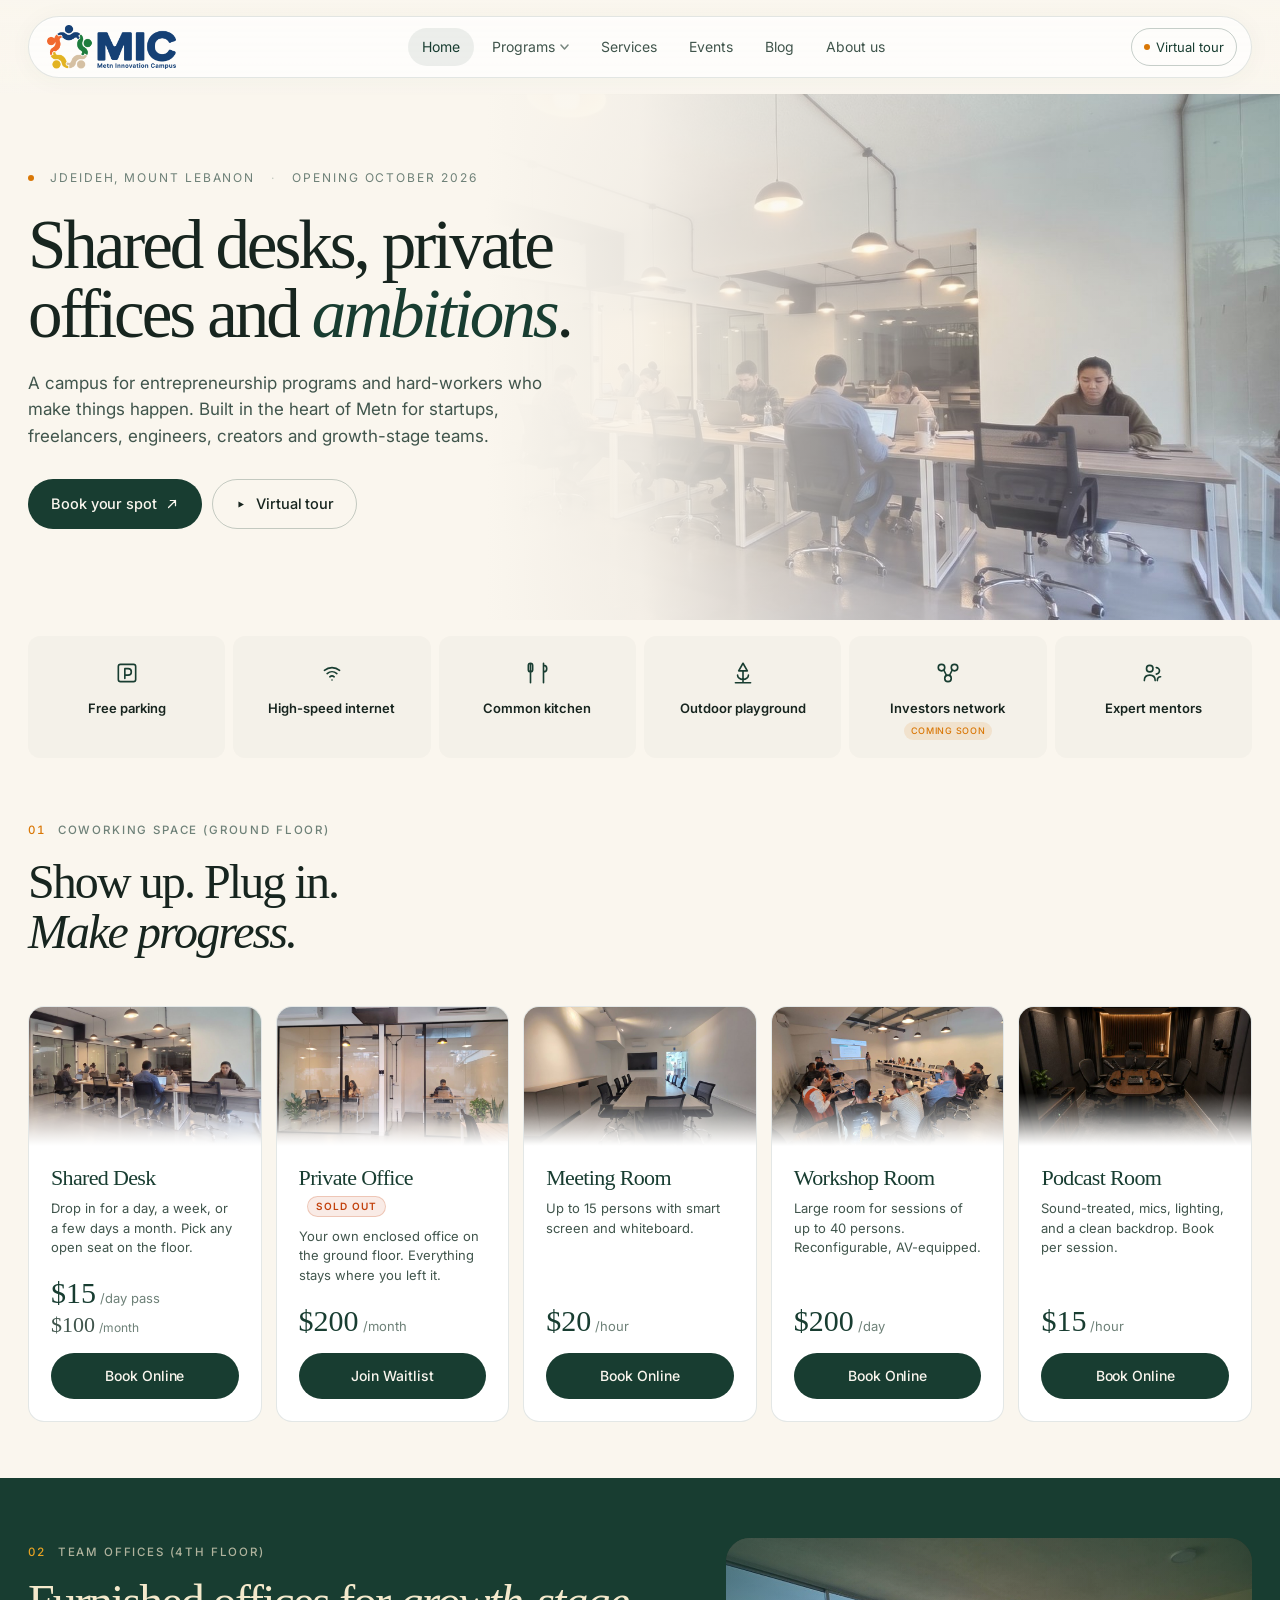
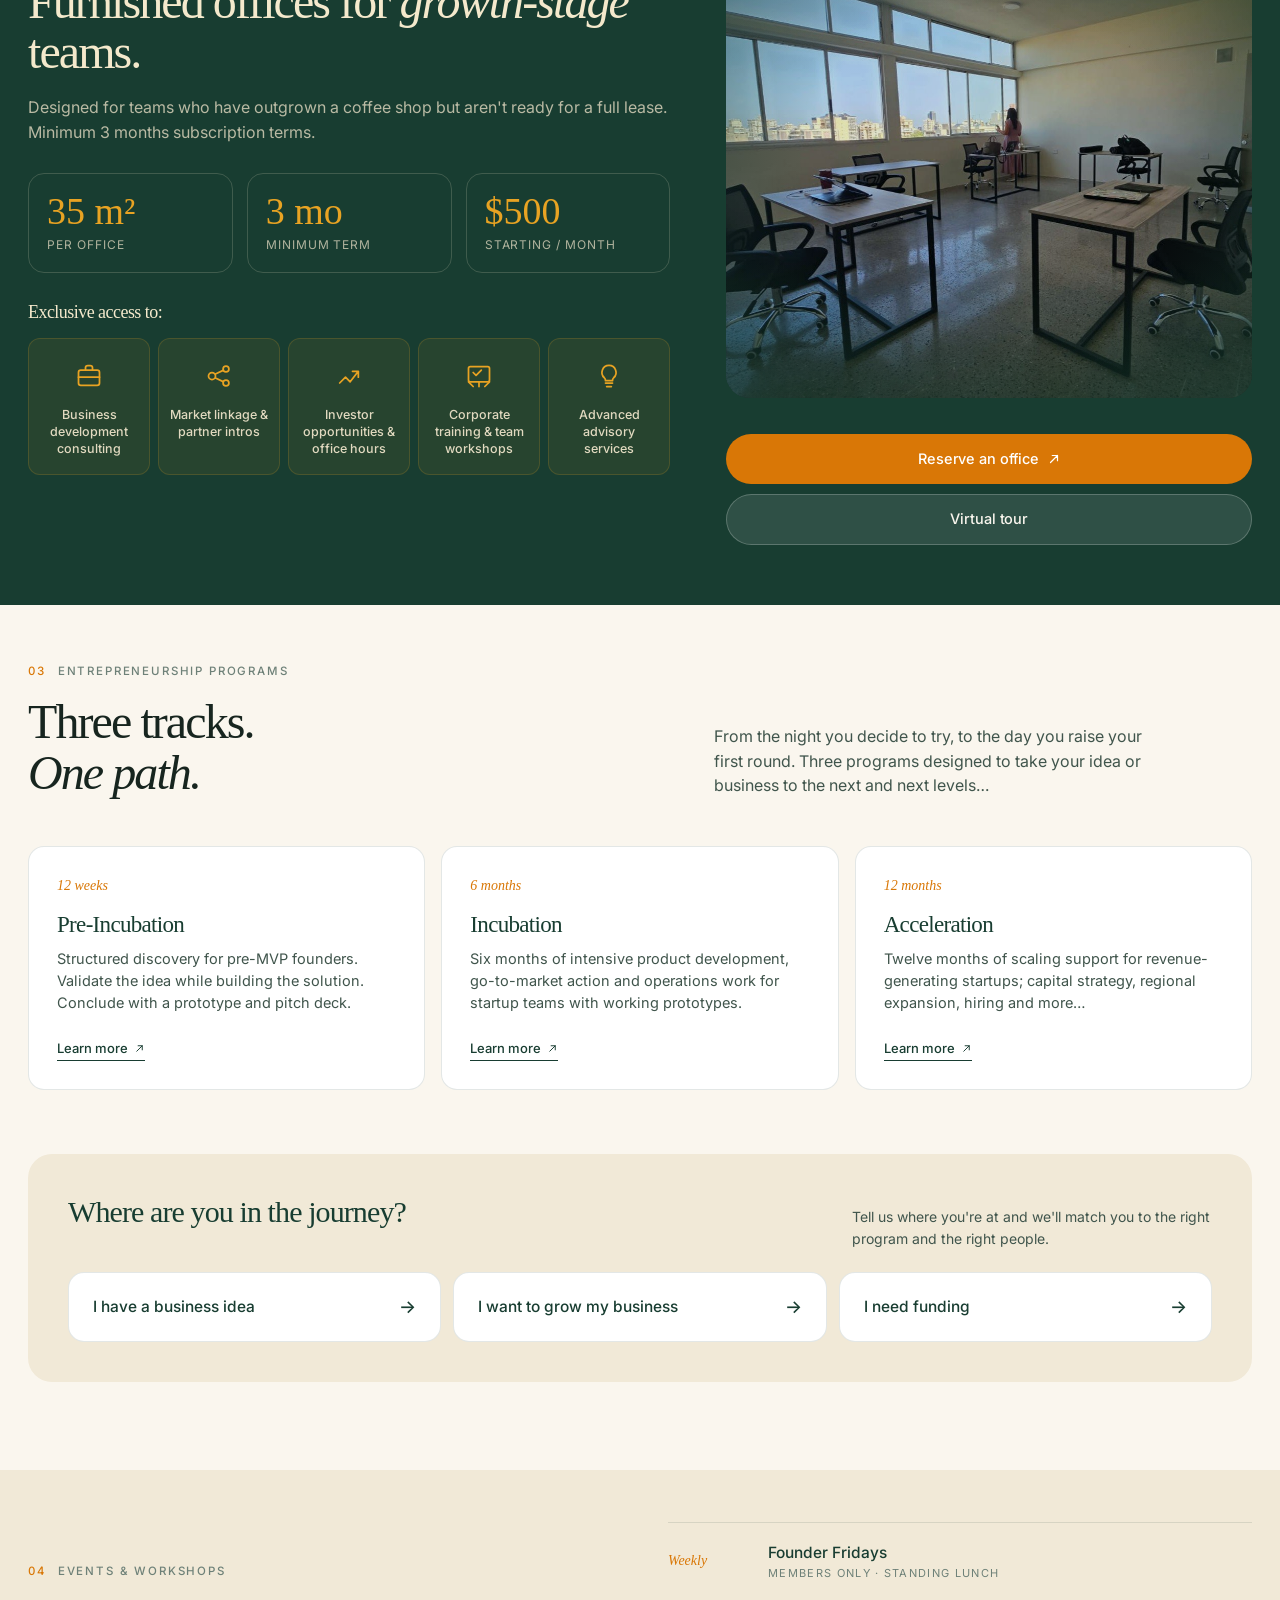
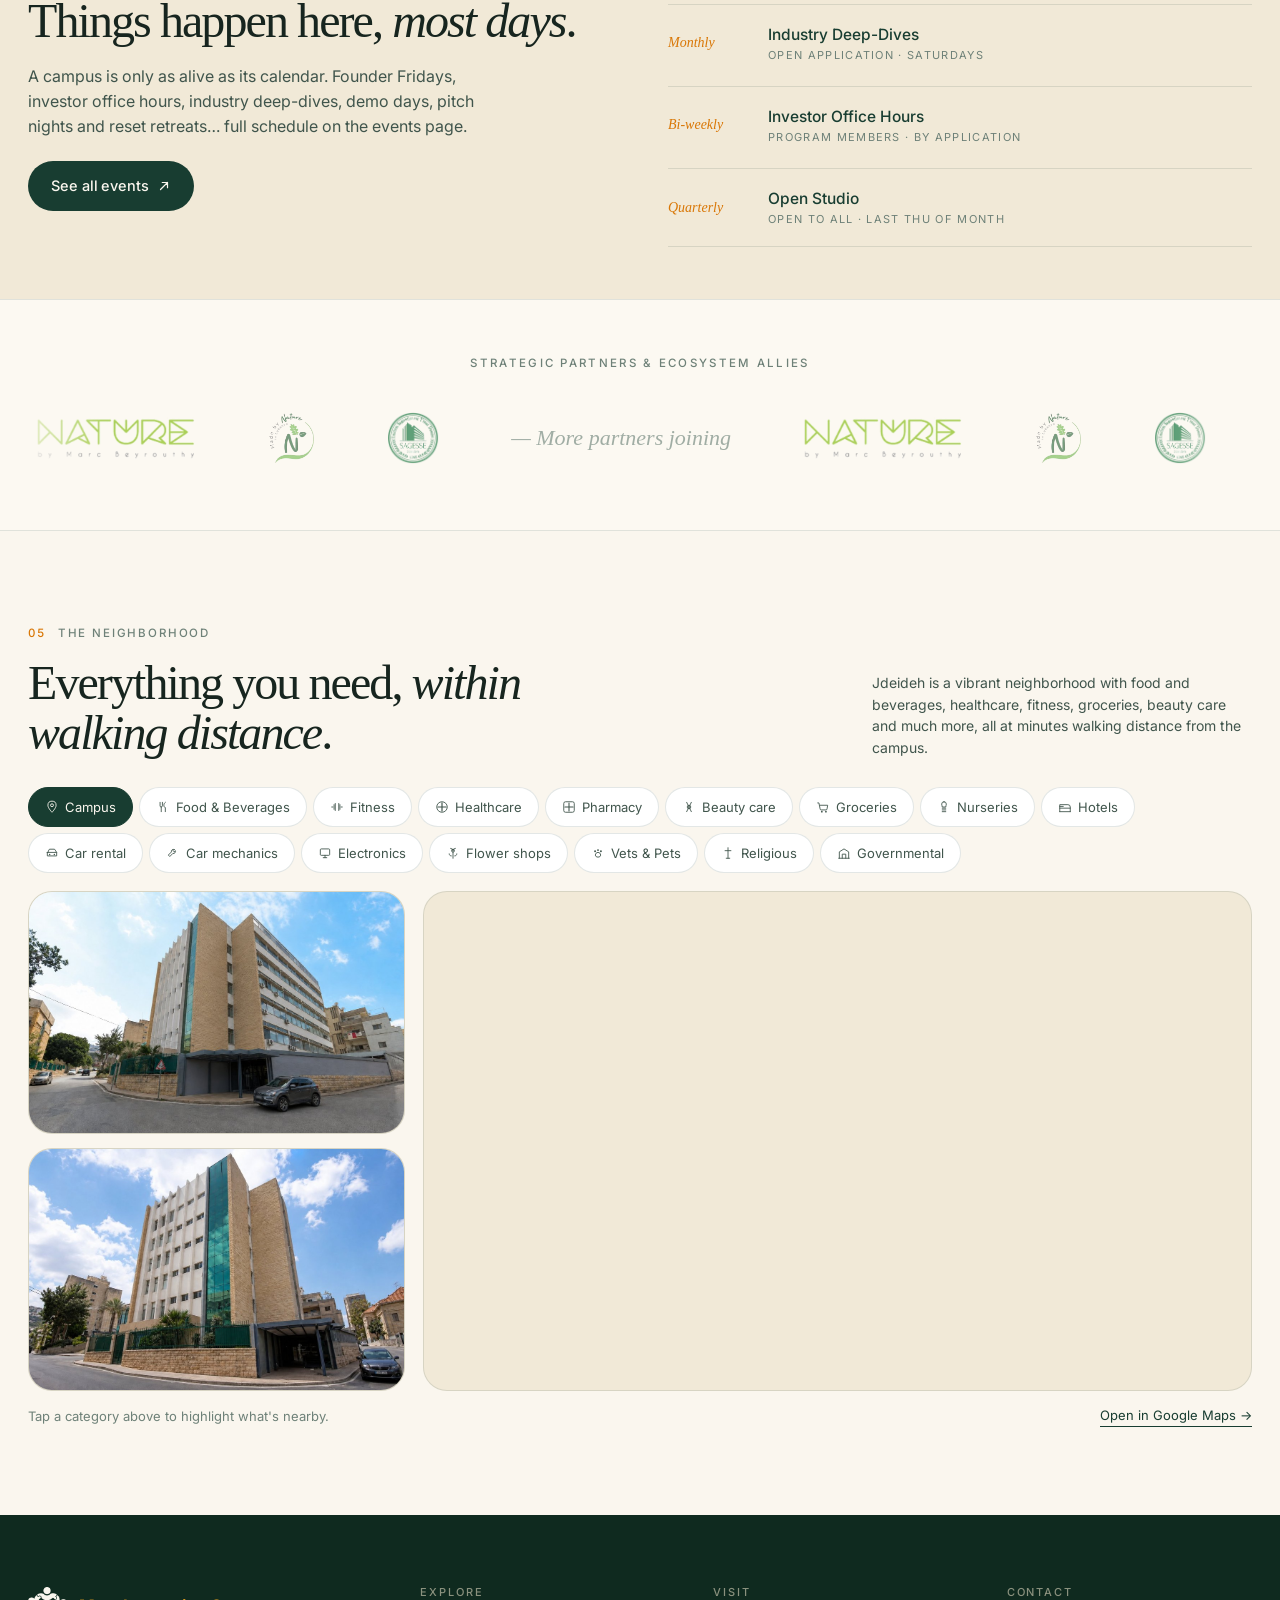
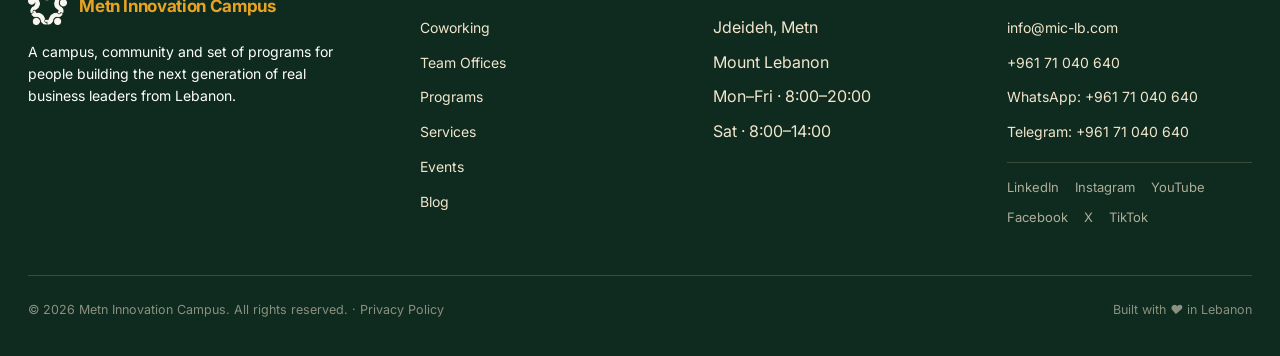
<file: index.html>
<!DOCTYPE html>
<html lang="en">
<head>
<meta charset="UTF-8" />
<meta name="viewport" content="width=device-width, initial-scale=1, viewport-fit=cover" />
<meta name="theme-color" content="#1B4332" />
<!-- Google Tag Manager -->
<script>(function(w,d,s,l,i){w[l]=w[l]||[];w[l].push({'gtm.start':
new Date().getTime(),event:'gtm.js'});var f=d.getElementsByTagName(s)[0],
j=d.createElement(s),dl=l!='dataLayer'?'&l='+l:'';j.async=true;j.src=
'https://www.googletagmanager.com/gtm.js?id='+i+dl;f.parentNode.insertBefore(j,f);
})(window,document,'script','dataLayer','GTM-WMMGBC8G');</script>
<!-- End Google Tag Manager -->
<!-- Google tag (gtag.js) -->
<script async src="https://www.googletagmanager.com/gtag/js?id=AW-18478405754"></script>
<script>
  window.dataLayer = window.dataLayer || [];
  function gtag(){dataLayer.push(arguments);}
  gtag('js', new Date());

  gtag('config', 'AW-18478405754');
</script>
<title>Metn Innovation Campus — Coworking Offices and Programs</title>
<meta name="description" content="MIC is a coworking campus in Jdeideh, Lebanon. Shared desks, private offices, team offices, and entrepreneurship programs for founders building the next generation of Lebanese companies. Opening October 20, 2026." />
<meta name="p:domain_verify" content="decfaae603a974018d593a8186b83097"/>
<meta property="og:title" content="Metn Innovation Campus" />
<meta property="og:description" content="Workspaces, programs, and a community for founders in Lebanon. Opening October 20, 2026." />
<meta property="og:type" content="website" />
<link rel="preconnect" href="https://fonts.googleapis.com" />
<link rel="preconnect" href="https://fonts.gstatic.com" crossorigin />
<link rel="preload" as="image" href="hero-bg.jpg" fetchpriority="high" />
<link rel="stylesheet" href="styles.css" />
<!-- Plausible Analytics -->
<script defer data-domain="mic-lb.com" src="https://plausible.io/js/script.js"></script>
<!-- Structured data: LocalBusiness -->
<script type="application/ld+json">
{
  "@context": "https://schema.org",
  "@type": "LocalBusiness",
  "@id": "https://mic-lb.com/#mic",
  "name": "Metn Innovation Campus",
  "alternateName": "MIC",
  "description": "An innovation campus in Jdeideh, Mount Lebanon. Workspaces, entrepreneurship programs and a community for founders, freelancers, engineers, creators and growth-stage teams building from Lebanon.",
  "url": "https://mic-lb.com",
  "logo": "https://mic-lb.com/mic-icon-128.png",
  "image": "https://mic-lb.com/hero-bg.jpg",
  "email": "info@mic-lb.com",
  "telephone": "+96171040640",
  "address": {
    "@type": "PostalAddress",
    "streetAddress": "Sagesse Street, Rue 4",
    "addressLocality": "Jdeideh",
    "addressRegion": "Mount Lebanon",
    "addressCountry": "LB"
  },
  "geo": {
    "@type": "GeoCoordinates",
    "latitude": 33.89023889807643,
    "longitude": 35.57016743794244
  },
  "openingDate": "2026-10-20",
  "openingHoursSpecification": [
    {
      "@type": "OpeningHoursSpecification",
      "dayOfWeek": [
        "Monday",
        "Tuesday",
        "Wednesday",
        "Thursday",
        "Friday"
      ],
      "opens": "08:00",
      "closes": "20:00"
    },
    {
      "@type": "OpeningHoursSpecification",
      "dayOfWeek": "Saturday",
      "opens": "08:00",
      "closes": "14:00"
    }
  ],
  "areaServed": {
    "@type": "Country",
    "name": "Lebanon"
  },
  "sameAs": [
    "https://www.linkedin.com/company/metninnovationcampus",
    "https://www.instagram.com/metninnovationcampus",
    "https://www.youtube.com/@MetnInnovationCampus",
    "https://www.facebook.com/metninnovationcampus",
    "https://x.com/metninnovation",
    "https://www.tiktok.com/@metninnovationcampus"
  ]
}
</script>
<!-- Structured data: WebSite (helps Google show the full site name in search) -->
<script type="application/ld+json">
{
  "@context": "https://schema.org",
  "@type": "WebSite",
  "@id": "https://mic-lb.com/#website",
  "name": "MIC",
  "alternateName": "Metn Innovation Campus",
  "url": "https://mic-lb.com",
  "publisher": { "@id": "https://mic-lb.com/#mic" }
}
</script>
<link rel="icon" type="image/png" href="mic-icon-128.png" />
<link rel="apple-touch-icon" href="mic-icon-128.png" />
</head>
<body>
<!-- Google Tag Manager (noscript) -->
<noscript><iframe src="https://www.googletagmanager.com/ns.html?id=GTM-WMMGBC8G"
height="0" width="0" style="display:none;visibility:hidden"></iframe></noscript>
<!-- End Google Tag Manager (noscript) -->

<!-- ============================================================
     Shared SVG symbols
     ============================================================ -->
<svg width="0" height="0" style="position:absolute" aria-hidden="true">
  <defs>
    <!-- Spark Circle mark — 5 figures in a ring -->

    <!-- Arrow up-right -->
    <symbol id="arr" viewBox="0 0 16 16">
      <path d="M 4 12 L 12 4 M 6 4 L 12 4 L 12 10" stroke="currentColor" stroke-width="1.4" fill="none" stroke-linecap="round" stroke-linejoin="round"/>
    </symbol>

    <!-- Close icon -->
    <symbol id="close" viewBox="0 0 16 16">
      <path d="M 4 4 L 12 12 M 12 4 L 4 12" stroke="currentColor" stroke-width="1.6" fill="none" stroke-linecap="round"/>
    </symbol>

    <!-- Check icon -->
    <symbol id="check" viewBox="0 0 24 24">
      <path d="M 5 12 L 10 17 L 19 7" stroke="currentColor" stroke-width="2.4" fill="none" stroke-linecap="round" stroke-linejoin="round"/>
    </symbol>

    <!-- Attraction icons (24x24) -->
    <symbol id="i-wifi" viewBox="0 0 24 24"><path d="M5 9.5a11 11 0 0 1 14 0 M7.5 12.5a7 7 0 0 1 9 0 M10 15.5a3 3 0 0 1 4 0 M12 18.5h.01" stroke="currentColor" stroke-width="1.5" fill="none" stroke-linecap="round"/></symbol>
    <symbol id="i-kitchen" viewBox="0 0 24 24"><path d="M6 3v8m0 0a2 2 0 0 1-2-2V5a2 2 0 0 1 2-2m0 8a2 2 0 0 0 2-2V5a2 2 0 0 0-2-2m0 8v10m12-18v8m0 10v-10m0 0a3 3 0 0 0 0-6" stroke="currentColor" stroke-width="1.5" fill="none" stroke-linecap="round"/></symbol>
    <symbol id="i-coffee" viewBox="0 0 24 24"><path d="M4 11h12v4a4 4 0 0 1-4 4H8a4 4 0 0 1-4-4v-4Zm12 2h2a2 2 0 0 1 0 4h-2M7 6c0-1 1-1 1-2s-1-1-1-2M11 6c0-1 1-1 1-2s-1-1-1-2" stroke="currentColor" stroke-width="1.5" fill="none" stroke-linecap="round"/></symbol>
    <symbol id="i-playground" viewBox="0 0 24 24"><path d="M12 3l4 7H8l4-7Zm0 7v11M5 21h14M7 14c0 2 2 4 5 4s5-2 5-4" stroke="currentColor" stroke-width="1.5" fill="none" stroke-linecap="round" stroke-linejoin="round"/></symbol>
    <symbol id="i-parking" viewBox="0 0 24 24"><rect x="4" y="4" width="16" height="16" rx="2" stroke="currentColor" stroke-width="1.5" fill="none"/><path d="M10 17V8h3a3 3 0 0 1 0 6h-3" stroke="currentColor" stroke-width="1.5" fill="none" stroke-linecap="round" stroke-linejoin="round"/></symbol>
    <symbol id="i-network" viewBox="0 0 24 24"><circle cx="6" cy="7" r="3" stroke="currentColor" stroke-width="1.5" fill="none"/><circle cx="18" cy="7" r="3" stroke="currentColor" stroke-width="1.5" fill="none"/><circle cx="12" cy="17" r="3" stroke="currentColor" stroke-width="1.5" fill="none"/><path d="M8 9l3 6M16 9l-3 6" stroke="currentColor" stroke-width="1.5" fill="none"/></symbol>
    <symbol id="i-mentor" viewBox="0 0 24 24"><circle cx="9" cy="8" r="3" stroke="currentColor" stroke-width="1.5" fill="none"/><path d="M4 19c0-3 2-5 5-5s5 2 5 5M15 7c1.5 0 3 1.3 3 3s-1.5 3-3 3M16 19c0-2 1-3.5 3-3.5" stroke="currentColor" stroke-width="1.5" fill="none" stroke-linecap="round"/></symbol>

    <!-- Office benefit icons -->
    <symbol id="i-biz" viewBox="0 0 24 24"><rect x="3" y="7" width="18" height="13" rx="2" stroke="currentColor" stroke-width="1.5" fill="none"/><path d="M9 7V5a2 2 0 0 1 2-2h2a2 2 0 0 1 2 2v2M3 13h18" stroke="currentColor" stroke-width="1.5" fill="none" stroke-linecap="round"/></symbol>
    <symbol id="i-linkage" viewBox="0 0 24 24"><circle cx="6" cy="12" r="3" stroke="currentColor" stroke-width="1.5" fill="none"/><circle cx="18" cy="6" r="2.5" stroke="currentColor" stroke-width="1.5" fill="none"/><circle cx="18" cy="18" r="2.5" stroke="currentColor" stroke-width="1.5" fill="none"/><path d="M8.5 10.5L16 7M8.5 13.5L16 17" stroke="currentColor" stroke-width="1.5" fill="none"/></symbol>
    <symbol id="i-invest" viewBox="0 0 24 24"><path d="M4 18l5-5 4 4 7-9M15 8h5v5" stroke="currentColor" stroke-width="1.5" fill="none" stroke-linecap="round" stroke-linejoin="round"/></symbol>
    <symbol id="i-training" viewBox="0 0 24 24"><rect x="3" y="4" width="18" height="13" rx="1.5" stroke="currentColor" stroke-width="1.5" fill="none"/><path d="M3 17l4 4M21 17l-4 4M12 17v4M7 9l2.5 2.5L14 7" stroke="currentColor" stroke-width="1.5" fill="none" stroke-linecap="round" stroke-linejoin="round"/></symbol>
    <symbol id="i-advisory" viewBox="0 0 24 24"><path d="M9 18h6M10 21h4M12 3a6 6 0 0 0-4 10.5c.7.7 1 1.5 1 2.5h6c0-1 .3-1.8 1-2.5A6 6 0 0 0 12 3z" stroke="currentColor" stroke-width="1.5" fill="none" stroke-linecap="round" stroke-linejoin="round"/></symbol>

    <!-- Map category icons -->
    <symbol id="m-restaurant" viewBox="0 0 24 24"><path d="M7 4v6a2 2 0 0 0 2 2v8M11 4v6a2 2 0 0 1-2 2M16 4c-1.5 1-2.5 3-2.5 5s1 4 2.5 4v7" stroke="currentColor" stroke-width="1.5" fill="none" stroke-linecap="round"/></symbol>
    <symbol id="m-gym" viewBox="0 0 24 24"><path d="M3 12h2m14 0h2M7 8v8M9 6v12M15 6v12M17 8v8" stroke="currentColor" stroke-width="1.5" fill="none" stroke-linecap="round"/></symbol>
    <symbol id="m-pharmacy" viewBox="0 0 24 24"><path d="M12 5v14M5 12h14" stroke="currentColor" stroke-width="1.8" fill="none" stroke-linecap="round"/><rect x="3" y="3" width="18" height="18" rx="3" stroke="currentColor" stroke-width="1.5" fill="none"/></symbol>
    <symbol id="m-grocery" viewBox="0 0 24 24"><path d="M3 5h2l2 10a2 2 0 0 0 2 2h8a2 2 0 0 0 2-2l1-6H7" stroke="currentColor" stroke-width="1.5" fill="none" stroke-linecap="round" stroke-linejoin="round"/><circle cx="10" cy="20" r="1.5" fill="currentColor"/><circle cx="17" cy="20" r="1.5" fill="currentColor"/></symbol>
    <symbol id="m-nursery" viewBox="0 0 24 24"><path d="M12 3a4 4 0 0 0-4 4c0 2 1 3 1 5h6c0-2 1-3 1-5a4 4 0 0 0-4-4ZM9 14h6M9 17h6M9 20h6" stroke="currentColor" stroke-width="1.5" fill="none" stroke-linecap="round"/></symbol>
    <symbol id="m-taxi" viewBox="0 0 24 24"><path d="M5 11l1.5-4a2 2 0 0 1 2-1.5h7a2 2 0 0 1 2 1.5L19 11M3 11h18v6H3v-6ZM9 5V3h6v2" stroke="currentColor" stroke-width="1.5" fill="none" stroke-linecap="round" stroke-linejoin="round"/><circle cx="7.5" cy="14.5" r="1.2" fill="currentColor"/><circle cx="16.5" cy="14.5" r="1.2" fill="currentColor"/></symbol>
    <symbol id="m-pin" viewBox="0 0 24 24"><path d="M12 21s-7-7-7-12a7 7 0 0 1 14 0c0 5-7 12-7 12Z" stroke="currentColor" stroke-width="1.5" fill="none"/><circle cx="12" cy="9" r="2.5" stroke="currentColor" stroke-width="1.5" fill="none"/></symbol>
    <!-- Expanded neighborhood category icons -->
    <symbol id="m-healthcare" viewBox="0 0 24 24"><path d="M12 5v14M5 12h14" stroke="currentColor" stroke-width="2" fill="none" stroke-linecap="round"/><circle cx="12" cy="12" r="9" stroke="currentColor" stroke-width="1.5" fill="none"/></symbol>
    <symbol id="m-beauty" viewBox="0 0 24 24"><path d="M8 4l8 16M16 4L8 20" stroke="currentColor" stroke-width="1.5" fill="none" stroke-linecap="round"/><circle cx="12" cy="12" r="3" stroke="currentColor" stroke-width="1.5" fill="none"/></symbol>
    <symbol id="m-hotel" viewBox="0 0 24 24"><path d="M3 20V8h14a4 4 0 0 1 4 4v8M3 14h18M3 11h6M3 20h18" stroke="currentColor" stroke-width="1.5" fill="none" stroke-linecap="round" stroke-linejoin="round"/></symbol>
    <symbol id="m-carrental" viewBox="0 0 24 24"><path d="M5 11l1.5-4a2 2 0 0 1 2-1.5h7a2 2 0 0 1 2 1.5L20 11M4 11h16v6H4v-6Z" stroke="currentColor" stroke-width="1.5" fill="none" stroke-linecap="round" stroke-linejoin="round"/><circle cx="8" cy="14.5" r="1.2" fill="currentColor"/><circle cx="16" cy="14.5" r="1.2" fill="currentColor"/></symbol>
    <symbol id="m-mechanic" viewBox="0 0 24 24"><path d="M14 6a3.5 3.5 0 0 0-4.7 4.2L4 15.5 6.5 18l5.3-5.3A3.5 3.5 0 0 0 16 8l-2 2-2-2 2-2Z" stroke="currentColor" stroke-width="1.5" fill="none" stroke-linecap="round" stroke-linejoin="round"/></symbol>
    <symbol id="m-electronics" viewBox="0 0 24 24"><rect x="4" y="5" width="16" height="11" rx="1.5" stroke="currentColor" stroke-width="1.5" fill="none"/><path d="M9 20h6M12 16v4" stroke="currentColor" stroke-width="1.5" fill="none" stroke-linecap="round"/></symbol>
    <symbol id="m-religious" viewBox="0 0 24 24"><path d="M12 3v18M7 8h10M9 21h6" stroke="currentColor" stroke-width="1.5" fill="none" stroke-linecap="round"/></symbol>
    <symbol id="m-flowers" viewBox="0 0 24 24"><circle cx="12" cy="8" r="2.5" stroke="currentColor" stroke-width="1.5" fill="none"/><path d="M12 10.5V21M12 8a4 4 0 0 1 4-4M12 8a4 4 0 0 0-4-4M9 17c-2 0-3.5-1.5-3.5-3.5M15 17c2 0 3.5-1.5 3.5-3.5" stroke="currentColor" stroke-width="1.5" fill="none" stroke-linecap="round"/></symbol>
    <symbol id="m-vet" viewBox="0 0 24 24"><circle cx="7" cy="9" r="1.6" fill="currentColor"/><circle cx="12" cy="7" r="1.6" fill="currentColor"/><circle cx="17" cy="9" r="1.6" fill="currentColor"/><path d="M12 11c-2.5 0-4.5 2-4.5 4.5C7.5 18 9.5 19 12 19s4.5-1 4.5-3.5C16.5 13 14.5 11 12 11Z" stroke="currentColor" stroke-width="1.5" fill="none"/></symbol>
    <symbol id="m-government" viewBox="0 0 24 24"><path d="M3 21h18M4 21V10l8-5 8 5v11M9 21v-7h6v7" stroke="currentColor" stroke-width="1.5" fill="none" stroke-linecap="round" stroke-linejoin="round"/></symbol>

    <!-- Tour play icon -->
    <symbol id="i-play" viewBox="0 0 16 16"><path d="M5 3.5v9l8-4.5-8-4.5Z" fill="currentColor"/></symbol>
  </defs>
</svg>

<!-- ============================================================
     Navigation
     ============================================================ -->
<header class="nav-wrap">
  <nav class="nav" aria-label="Main">
    <a href="index.html" class="nav-brand"><img src="mic-lockup-horizontal.png" alt="Metn Innovation Campus — MIC"/></a>
    <div class="nav-links">
      <a href="index.html" class="active">Home</a>
      <div class="nav-item nav-item--has-dropdown">
        <a href="programs.html">Programs<svg class="nav-caret" width="9" height="6" viewBox="0 0 9 6" aria-hidden="true"><path d="M1 1l3.5 4L8 1" fill="none" stroke="currentColor" stroke-width="1.5" stroke-linecap="round" stroke-linejoin="round"/></svg></a>
        <div class="nav-dropdown" role="menu">
          <div class="nav-dropdown-inner">
            <a href="programs.html#pre-incubation" role="menuitem">Pre-incubation</a>
            <a href="programs.html#incubation" role="menuitem">Incubation</a>
            <a href="programs.html#acceleration" role="menuitem">Acceleration</a>
          </div>
        </div>
      </div>
      <a href="services.html">Services</a>
      <a href="events.html">Events</a>
      <a href="blog.html">Blog</a>
      <a href="about.html">About us</a>
    </div>
    <div class="nav-cta">
      <button class="nav-tour" data-modal="modal-tour" aria-label="Take a virtual tour">
        <span class="dot" aria-hidden="true"></span>
        Virtual tour
      </button>
      <button class="nav-burger" id="navBurger" aria-label="Open menu" aria-expanded="false">
        <span></span><span></span>
      </button>
    </div>
  </nav>
</header>

<div class="mobile-menu" id="mobileMenu" aria-hidden="true">
  <a href="index.html">Home</a>
  <a href="programs.html">Programs</a>
  <a href="programs.html#pre-incubation" class="sub">Pre-incubation</a>
  <a href="programs.html#incubation" class="sub">Incubation</a>
  <a href="programs.html#acceleration" class="sub">Acceleration</a>
  <a href="services.html">Services</a>
  <a href="events.html">Events</a>
  <a href="blog.html">Blog</a>
  <a href="about.html">About us</a>
  <div class="mobile-actions">
    <button class="btn btn--ghost" data-modal="modal-tour">Virtual tour</button>
  </div>
</div>

<!-- ============================================================
     Hero
     ============================================================ -->
<section class="hero">
  <div class="container">
    <div class="hero-grid">
      <div class="hero-text">
        <div class="hero-meta">
          <span class="dot"></span>
          <span>Jdeideh, Mount Lebanon</span>
          <span class="sep">·</span>
          <span>Opening October 2026</span>
        </div>
        <h1>Shared desks, private offices and&nbsp;<em>ambitions</em>.</h1>
        <p class="hero-sub">
          A campus for entrepreneurship programs and hard-workers who make things happen.
          Built in the heart of Metn for startups, freelancers, engineers, creators and growth-stage teams.
        </p>
        <div class="hero-actions">
          <button class="btn btn--primary" data-modal="modal-hot">
            Book your spot <svg class="arr" width="14" height="14"><use href="#arr"/></svg>
          </button>
          <button class="btn btn--ghost" data-modal="modal-tour">
            <svg width="11" height="11" style="margin-right:2px"><use href="#i-play"/></svg>
            Virtual tour
          </button>
        </div>
      </div>
      <div class="hero-visual" aria-hidden="true">
        <img src="mic-icon.png" alt=""/>
      </div>
    </div>
  </div>
</section>

<!-- ============================================================
     Common Attractions Strip
     ============================================================ -->
<section class="attractions">
  <div class="container">
    <div class="attractions-grid reveal">
      <div class="attr-item">
        <div class="ico"><svg><use href="#i-parking"/></svg></div>
        <div class="label">Free parking</div>
      </div>
      <div class="attr-item">
        <div class="ico"><svg><use href="#i-wifi"/></svg></div>
        <div class="label">High-speed internet</div>
      </div>
      <div class="attr-item">
        <div class="ico"><svg><use href="#i-kitchen"/></svg></div>
        <div class="label">Common kitchen</div>
      </div>
      <div class="attr-item">
        <div class="ico"><svg><use href="#i-playground"/></svg></div>
        <div class="label">Outdoor playground</div>
      </div>
      <div class="attr-item">
        <div class="ico"><svg><use href="#i-network"/></svg></div>
        <div class="label">Investors network</div>
        <span class="soon">Coming soon</span>
      </div>
      <div class="attr-item">
        <div class="ico"><svg><use href="#i-mentor"/></svg></div>
        <div class="label">Expert mentors</div>
      </div>
    </div>
  </div>
</section>

<!-- ============================================================
     Coworking Space
     ============================================================ -->
<section class="section" id="coworking">
  <div class="container">
    <div class="section-head reveal">
      <span class="eyebrow"><span class="num">01</span> Coworking Space (Ground Floor)</span>
      <div class="h-row">
        <h2>Show up. Plug in.<br/><em>Make progress.</em></h2>
      </div>
    </div>

    <div class="cw-packages">
      <div class="pkg reveal">
        <figure class="pkg-photo"><img src="pkg-hot-desk.jpg" alt="Shared desk area at MIC" loading="lazy"/></figure>
        <div class="pkg-body">
          <h4>Shared Desk</h4>
          <p class="pkg-desc">Drop in for a day, a week, or a few days a month. Pick any open seat on the floor.</p>
          <div class="pkg-price-group">
            <div class="pkg-price">$15<span class="per">/day pass</span></div>
            <div class="pkg-price pkg-price--alt">$100<span class="per">/month</span></div>
          </div>
          <div class="pkg-cta">
            <button class="btn btn--primary btn--block pkg-btn" data-modal="modal-hot">Book Online</button>
          </div>
        </div>
      </div>
      <div class="pkg reveal">
        <figure class="pkg-photo"><img src="pkg-private-desk.jpg" alt="Private offices at MIC" loading="lazy"/></figure>
        <div class="pkg-body">
          <h4>Private Office <span class="pkg-flag">Sold out</span></h4>
          <p class="pkg-desc">Your own enclosed office on the ground floor. Everything stays where you left it.</p>
          <div class="pkg-price">$200<span class="per">/month</span></div>
          <div class="pkg-cta">
            <button class="btn btn--primary btn--block pkg-btn" data-modal="modal-private">Join Waitlist</button>
          </div>
        </div>
      </div>
      <div class="pkg reveal">
        <figure class="pkg-photo"><img src="pkg-meeting.jpg" alt="Meeting room at MIC" loading="lazy"/></figure>
        <div class="pkg-body">
          <h4>Meeting Room</h4>
          <p class="pkg-desc">Up to 15 persons with smart screen and whiteboard.</p>
          <div class="pkg-price">$20<span class="per">/hour</span></div>
          <div class="pkg-cta">
            <a class="btn btn--primary btn--block pkg-btn" href="booking.html?room=meeting">Book Online</a>
          </div>
        </div>
      </div>
      <div class="pkg reveal">
        <figure class="pkg-photo"><img src="pkg-workshop.jpg" alt="Workshop room at MIC" loading="lazy"/></figure>
        <div class="pkg-body">
          <h4>Workshop Room</h4>
          <p class="pkg-desc">Large room for sessions of up to 40 persons. Reconfigurable, AV-equipped.</p>
          <div class="pkg-price">$200<span class="per">/day</span></div>
          <div class="pkg-cta">
            <a class="btn btn--primary btn--block pkg-btn" href="booking.html?room=workshop">Book Online</a>
          </div>
        </div>
      </div>
      <div class="pkg reveal">
        <figure class="pkg-photo"><img src="pkg-podcast.jpg" alt="Podcast room at MIC" loading="lazy"/></figure>
        <div class="pkg-body">
          <h4>Podcast Room</h4>
          <p class="pkg-desc">Sound-treated, mics, lighting, and a clean backdrop. Book per session.</p>
          <div class="pkg-price">$15<span class="per">/hour</span></div>
          <div class="pkg-cta">
            <button class="btn btn--primary btn--block pkg-btn" data-modal="modal-book" data-space="Podcast Room">Book Online</button>
          </div>
        </div>
      </div>
    </div>

  </div>
</section>

<!-- ============================================================
     Team Offices
     ============================================================ -->
<section class="section-lg section-dark" id="offices">
  <div class="container">
    <div class="offices-grid">
      <div class="offices-text reveal">
        <span class="eyebrow"><span class="num">02</span> Team Offices (4th Floor)</span>
        <h2 style="margin:14px 0 18px;">Furnished offices for <em>growth-stage</em> teams.</h2>
        <p>
          Designed for teams who have outgrown a coffee shop but aren't ready for a full
          lease. Minimum 3 months subscription terms.
        </p>

        <div class="offices-stats">
          <div class="stat">
            <div class="num">35 m²</div>
            <div class="lbl">Per office</div>
          </div>
          <div class="stat">
            <div class="num">3 mo</div>
            <div class="lbl">Minimum term</div>
          </div>
          <div class="stat">
            <div class="num">$500</div>
            <div class="lbl">Starting / month</div>
          </div>
        </div>

        <h4 style="margin-top:24px;margin-bottom:14px;color:#F4E9CC;font-size:18px;">Exclusive access to:</h4>
        <div class="incl-grid">
          <div class="incl-item">
            <div class="ico"><svg><use href="#i-biz"/></svg></div>
            <div class="label">Business development consulting</div>
          </div>
          <div class="incl-item">
            <div class="ico"><svg><use href="#i-linkage"/></svg></div>
            <div class="label">Market linkage &amp; partner intros</div>
          </div>
          <div class="incl-item">
            <div class="ico"><svg><use href="#i-invest"/></svg></div>
            <div class="label">Investor opportunities &amp; office hours</div>
          </div>
          <div class="incl-item">
            <div class="ico"><svg><use href="#i-training"/></svg></div>
            <div class="label">Corporate training &amp; team workshops</div>
          </div>
          <div class="incl-item">
            <div class="ico"><svg><use href="#i-advisory"/></svg></div>
            <div class="label">Advanced advisory services</div>
          </div>
        </div>
      </div>

      <div class="offices-right reveal">
        <div class="offices-visual" aria-hidden="true">
          <img src="office-photo.jpg" alt="A furnished team office at MIC, with desks and city views through full-height windows" loading="lazy"/>
        </div>
        <div class="offices-cta">
          <button class="btn btn--amber" data-modal="modal-office">
            Reserve an office <svg class="arr" width="14" height="14"><use href="#arr"/></svg>
          </button>
          <button class="btn btn--light" data-modal="modal-tour">
            Virtual tour
          </button>
        </div>
      </div>
    </div>
  </div>
</section>

<!-- ============================================================
     Entrepreneurship Programs (teaser)
     ============================================================ -->
<section class="section" id="programs">
  <div class="container">
    <div class="section-head reveal">
      <span class="eyebrow"><span class="num">03</span> Entrepreneurship Programs</span>
      <div class="h-row">
        <h2>Three tracks.<br/><em>One path.</em></h2>
        <p>
          From the night you decide to try, to the day you raise your first round.
          Three programs designed to take your idea or business to the next and next levels&hellip;
        </p>
      </div>
    </div>

    <div class="tracks">
      <div class="track reveal">
        <div class="track-num">12 weeks</div>
        <h3>Pre-Incubation</h3>
        <p>Structured discovery for pre-MVP founders. Validate the idea while building the solution. Conclude with a prototype and pitch deck.</p>
        <a href="programs.html#pre-incubation" class="track-link">Learn more <svg width="11" height="11"><use href="#arr"/></svg></a>
      </div>
      <div class="track reveal">
        <div class="track-num">6 months</div>
        <h3>Incubation</h3>
        <p>Six months of intensive product development, go-to-market action and operations work for startup teams with working prototypes.</p>
        <a href="programs.html#incubation" class="track-link">Learn more <svg width="11" height="11"><use href="#arr"/></svg></a>
      </div>
      <div class="track reveal">
        <div class="track-num">12 months</div>
        <h3>Acceleration</h3>
        <p>Twelve months of scaling support for revenue-generating startups; capital strategy, regional expansion, hiring and more&hellip;</p>
        <a href="programs.html#acceleration" class="track-link">Learn more <svg width="11" height="11"><use href="#arr"/></svg></a>
      </div>
    </div>

    <div class="intent-section reveal">
      <div class="intent-head">
        <h3>Where are you in the journey?</h3>
        <p>Tell us where you're at and we'll match you to the right program and the right people.</p>
      </div>
      <div class="intent-grid">
        <button class="intent-btn" data-modal="modal-idea">
          <span>I have a business idea</span>
          <span class="arr">→</span>
        </button>
        <button class="intent-btn" data-modal="modal-grow">
          <span>I want to grow my business</span>
          <span class="arr">→</span>
        </button>
        <button class="intent-btn" data-modal="modal-fund">
          <span>I need funding</span>
          <span class="arr">→</span>
        </button>
      </div>
    </div>
  </div>
</section>

<!-- ============================================================
     Events teaser
     ============================================================ -->
<section class="section section-warm" id="events">
  <div class="container">
    <div class="events-teaser">
      <div class="reveal">
        <span class="eyebrow"><span class="num">04</span> Events &amp; Workshops</span>
        <h2 style="margin:14px 0 18px;">Things happen here, <em>most days</em>.</h2>
        <p style="margin-bottom:22px;font-size:16px;max-width:480px;">
          A campus is only as alive as its calendar. Founder Fridays, investor office hours,
          industry deep-dives, demo days, pitch nights and reset retreats&hellip; full schedule on the events page.
        </p>
        <a class="btn btn--primary" href="events.html">
          See all events <svg class="arr" width="14" height="14"><use href="#arr"/></svg>
        </a>
      </div>
      <div class="events-list reveal">
        <div class="ev-row">
          <div class="ev-when">Weekly</div>
          <div>
            <div class="ev-title">Founder Fridays</div>
            <div class="ev-type">Members only · standing lunch</div>
          </div>
          <div></div>
        </div>
        <div class="ev-row">
          <div class="ev-when">Monthly</div>
          <div>
            <div class="ev-title">Industry Deep-Dives</div>
            <div class="ev-type">Open application · Saturdays</div>
          </div>
          <div></div>
        </div>
        <div class="ev-row">
          <div class="ev-when">Bi-weekly</div>
          <div>
            <div class="ev-title">Investor Office Hours</div>
            <div class="ev-type">Program members · by application</div>
          </div>
          <div></div>
        </div>
        <div class="ev-row">
          <div class="ev-when">Quarterly</div>
          <div>
            <div class="ev-title">Open Studio</div>
            <div class="ev-type">Open to all · last Thu of month</div>
          </div>
          <div></div>
        </div>
      </div>
    </div>
  </div>
</section>

<!-- ============================================================
     Strategic Partners marquee
     ============================================================ -->
<section class="partners">
  <div class="partners-head">
    <h4>Strategic Partners &amp; Ecosystem Allies</h4>
  </div>
  <div class="marquee">
    <div class="marquee-track">
      <!-- Set 1 -->
      <div class="partner-logo"><img src="partner-nature-by-marc.png" alt="Nature by Marc Beyrouthy"/></div>
      <div class="partner-logo"><img src="partner-made-by-nature.png" alt="Made by Nature"/></div>
      <div class="partner-logo"><img src="partner-sagesse.png" alt="Collège de la Sagesse"/></div>
      <div class="partner-logo partner-logo--text"><span>— More partners joining</span></div>
      <!-- Set 2 (duplicate for seamless scroll) -->
      <div class="partner-logo"><img src="partner-nature-by-marc.png" alt="Nature by Marc Beyrouthy"/></div>
      <div class="partner-logo"><img src="partner-made-by-nature.png" alt="Made by Nature"/></div>
      <div class="partner-logo"><img src="partner-sagesse.png" alt="Collège de la Sagesse"/></div>
      <div class="partner-logo partner-logo--text"><span>— More partners joining</span></div>
    </div>
  </div>
</section>

<!-- ============================================================
     The Neighborhood (Map)
     ============================================================ -->
<section class="map-section">
  <div class="container">
    <div class="map-head reveal">
      <div>
        <span class="eyebrow"><span class="num">05</span> The Neighborhood</span>
        <h2 style="margin-top:14px;">Everything you need, <em>within walking distance</em>.</h2>
      </div>
      <p>Jdeideh is a vibrant neighborhood with food and beverages, healthcare, fitness, groceries, beauty care and much more, all at minutes walking distance from the campus.</p>
    </div>

    <div class="map-tabs reveal">
      <button class="map-tab active" data-cat="campus" data-label="Campus">
        <svg><use href="#m-pin"/></svg> Campus
      </button>
      <button class="map-tab" data-cat="fnb" data-label="Food &amp; Beverages">
        <svg><use href="#m-restaurant"/></svg> Food &amp; Beverages
      </button>
      <button class="map-tab" data-cat="fitness" data-label="Fitness">
        <svg><use href="#m-gym"/></svg> Fitness
      </button>
      <button class="map-tab" data-cat="healthcare" data-label="Healthcare">
        <svg><use href="#m-healthcare"/></svg> Healthcare
      </button>
      <button class="map-tab" data-cat="pharmacy" data-label="Pharmacies">
        <svg><use href="#m-pharmacy"/></svg> Pharmacy
      </button>
      <button class="map-tab" data-cat="beauty" data-label="Beauty care">
        <svg><use href="#m-beauty"/></svg> Beauty care
      </button>
      <button class="map-tab" data-cat="grocery" data-label="Groceries">
        <svg><use href="#m-grocery"/></svg> Groceries
      </button>
      <button class="map-tab" data-cat="nursery" data-label="Nurseries">
        <svg><use href="#m-nursery"/></svg> Nurseries
      </button>
      <button class="map-tab" data-cat="hotel" data-label="Hotels">
        <svg><use href="#m-hotel"/></svg> Hotels
      </button>
      <button class="map-tab" data-cat="carrental" data-label="Car rental">
        <svg><use href="#m-carrental"/></svg> Car rental
      </button>
      <button class="map-tab" data-cat="mechanic" data-label="Car mechanics">
        <svg><use href="#m-mechanic"/></svg> Car mechanics
      </button>
      <button class="map-tab" data-cat="electronics" data-label="Electronic stores">
        <svg><use href="#m-electronics"/></svg> Electronics
      </button>
      <button class="map-tab" data-cat="flowers" data-label="Flower shops">
        <svg><use href="#m-flowers"/></svg> Flower shops
      </button>
      <button class="map-tab" data-cat="vet" data-label="Vets &amp; Pet Shops">
        <svg><use href="#m-vet"/></svg> Vets &amp; Pets
      </button>
      <button class="map-tab" data-cat="religious" data-label="Religious">
        <svg><use href="#m-religious"/></svg> Religious
      </button>
      <button class="map-tab" data-cat="government" data-label="Governmental">
        <svg><use href="#m-government"/></svg> Governmental
      </button>
    </div>

    <div class="neighborhood-grid reveal">
      <!-- Left column: two building photos stacked -->
      <div class="neighborhood-photos">
        <figure><img src="building-angle.jpg" alt="The Collège de la Sagesse Jdeide Theater Building, home of MIC, viewed from the street corner" loading="lazy"/></figure>
        <figure><img src="building-parking.jpg" alt="The MIC building entrance and covered drop-off area" loading="lazy"/></figure>
      </div>

      <!-- Right column: fixed map with marker overlay -->
      <div class="neighborhood-map">
        <div class="map-frame-wrap">
          <iframe
            id="mapFrame"
            title="Map of Metn Innovation Campus and the surrounding neighborhood"
            src="https://www.google.com/maps/embed/v1/place?key=AIzaSyCIq5hvp_koHIj-1aQvMCvV8lJ0nk8fFx0&q=Coll%C3%A8ge+de+la+Sagesse+Jdeideh+Lebanon&center=33.89023889807643,35.57016743794244&zoom=15"
            loading="lazy"
            referrerpolicy="no-referrer-when-downgrade">
          </iframe>
        </div>
      </div>
    </div>

    <div class="map-hint">
      <span id="mapHintText">Tap a category above to highlight what's nearby.</span>
      <a id="mapLink" href="https://www.google.com/maps/search/?api=1&query=Coll%C3%A8ge+de+la+Sagesse+Jdeideh+Lebanon" target="_blank" rel="noopener">
        Open in Google Maps →
      </a>
    </div>
  </div>
</section>

<!-- ============================================================
     Footer
     ============================================================ -->
<footer class="footer">
  <div class="container">
    <div class="footer-grid">
      <div class="footer-brand">
        <div class="nav-brand"><img src="mic-icon-white.png" alt="MIC icon"/>Metn Innovation Campus</div>
        <p>A campus, community and set of programs for people building the next generation of real business leaders from Lebanon.</p>
      </div>
      <div class="footer-col">
        <h5>Explore</h5>
        <ul>
          <li><a href="index.html#coworking">Coworking</a></li>
          <li><a href="index.html#offices">Team Offices</a></li>
          <li><a href="programs.html">Programs</a></li>
          <li><a href="services.html">Services</a></li>
          <li><a href="events.html">Events</a></li>
          <li><a href="blog.html">Blog</a></li>
        </ul>
      </div>
      <div class="footer-col">
        <h5>Visit</h5>
        <ul>
          <li>Jdeideh, Metn</li>
          <li>Mount Lebanon</li>
          <li>Mon–Fri · 8:00–20:00</li>
          <li>Sat · 8:00–14:00</li>
        </ul>
      </div>
      <div class="footer-col">
        <h5>Contact</h5>
        <ul>
          <li><a href="mailto:info@mic-lb.com">info@mic-lb.com</a></li>
          <li><a href="tel:+96171040640">+961 71 040 640</a></li>
          <li><a href="https://wa.me/96171040640" target="_blank" rel="noopener">WhatsApp: +961 71 040 640</a></li>
          <li><a href="https://t.me/+96171040640" target="_blank" rel="noopener">Telegram: +961 71 040 640</a></li>
        </ul>
        <div class="footer-social">
          <a href="https://www.linkedin.com/company/metninnovationcampus" target="_blank" rel="noopener" aria-label="LinkedIn">LinkedIn</a>
          <a href="https://www.instagram.com/metninnovationcampus" target="_blank" rel="noopener" aria-label="Instagram">Instagram</a>
          <a href="https://www.youtube.com/@MetnInnovationCampus" target="_blank" rel="noopener" aria-label="YouTube">YouTube</a>
          <a href="https://www.facebook.com/metninnovationcampus" target="_blank" rel="noopener" aria-label="Facebook">Facebook</a>
          <a href="https://x.com/metninnovation" target="_blank" rel="noopener" aria-label="X">X</a>
          <a href="https://www.tiktok.com/@metninnovationcampus" target="_blank" rel="noopener" aria-label="TikTok">TikTok</a>
        </div>
      </div>
    </div>
    <div class="footer-bottom">
      <span>© 2026 Metn Innovation Campus. All rights reserved. · <a href="privacy.html">Privacy Policy</a></span>
      <span>Built with <em>♥</em> in Lebanon</span>
    </div>
  </div>
</footer>

<!-- ============================================================
     Modals
     ============================================================ -->

<!-- Modal: Book a room (Meeting / Workshop / Podcast) -->
<div class="modal-backdrop" id="modal-book" role="dialog" aria-modal="true" aria-hidden="true" aria-labelledby="modal-book-title">
  <div class="modal">
    <button class="modal-close" data-modal-close aria-label="Close"><svg width="14" height="14"><use href="#close"/></svg></button>
    <div class="modal-eyebrow">Book · <span id="book-space-name">Room</span></div>
    <h3 id="modal-book-title">Reserve the <em>room</em>.</h3>
    <p class="modal-desc">
      Tell us when you need it and what you are running. We'll confirm availability and hold the
      slot for you.
    </p>
    <form name="room-booking" method="POST" data-netlify="true" data-netlify-honeypot="bot-field">
      <input type="hidden" name="form-name" value="room-booking"/>
      <input type="hidden" name="space" id="book-space-input" value="Room"/>
      <p hidden><label>Don’t fill this out: <input name="bot-field"/></label></p>
      <div class="form-row cols-2">
        <div class="field">
          <label for="bk-name">Full name</label>
          <input id="bk-name" type="text" name="name" required placeholder="Your name"/>
        </div>
        <div class="field">
          <label for="bk-phone">Phone</label>
          <input id="bk-phone" type="tel" name="phone" required placeholder="+961…"/>
        </div>
      </div>
      <div class="form-row cols-2">
        <div class="field">
          <label for="bk-email">Email</label>
          <input id="bk-email" type="email" name="email" required placeholder="you@email.com"/>
        </div>
        <div class="field">
          <label for="bk-date">Preferred date</label>
          <input id="bk-date" type="date" name="date" required/>
        </div>
      </div>
      <div class="form-row">
        <div class="field">
          <label for="bk-notes">Time, headcount and anything we should set up</label>
          <textarea id="bk-notes" name="notes" rows="3" placeholder="e.g. Thursday 2–6pm, 18 people, projector and flipchart"></textarea>
        </div>
      </div>
      <div class="modal-actions">
        <button type="submit" class="btn btn--primary btn--block">Request this booking →</button>
      </div>
      <p class="modal-fine">We confirm availability within one working day before anything is charged.</p>
    </form>
    <div class="modal-success" style="display:none;">
      <div class="check"><svg width="28" height="28"><use href="#check"/></svg></div>
      <h3>Booking requested.</h3>
      <p style="font-size:15px;">We'll confirm availability and come back to you within one working day.</p>
    </div>
  </div>
</div>

<!-- Modal: Shared Desk Booking -->
<div class="modal-backdrop" id="modal-hot" role="dialog" aria-modal="true" aria-hidden="true" aria-labelledby="modal-hot-title">
  <div class="modal">
    <button class="modal-close" data-modal-close aria-label="Close"><svg width="14" height="14"><use href="#close"/></svg></button>
    <div class="modal-eyebrow">Book · Shared Desk · $100/month</div>
    <h3 id="modal-hot-title">Drop in. <em>Plug in.</em></h3>
    <p class="modal-desc">
      The most flexible way to use the campus. Pick any open seat on the floor, any day of the week.
      Send us your details and we'll confirm your start date and walk you through onboarding.
    </p>
    <form name="hot-desk-prebook" method="POST" data-netlify="true" data-netlify-honeypot="bot-field">
      <input type="hidden" name="form-name" value="hot-desk-prebook"/>
      <p hidden><label>Don’t fill this out: <input name="bot-field"/></label></p>
      <div class="form-row cols-2">
        <div class="field">
          <label for="hot-name">Full name</label>
          <input id="hot-name" type="text" name="name" required placeholder="Your name"/>
        </div>
        <div class="field">
          <label for="hot-phone">Phone</label>
          <input id="hot-phone" type="tel" name="phone" required placeholder="+961…"/>
        </div>
      </div>
      <div class="form-row">
        <div class="field">
          <label for="hot-email">Email</label>
          <input id="hot-email" type="email" name="email" required placeholder="you@email.com"/>
        </div>
      </div>
      <div class="modal-actions">
        <button type="submit" class="btn btn--primary btn--block">Confirm booking →</button>
      </div>
      <p class="modal-fine">We'll reach out within 48 hours to confirm and lock in your start date.</p>
    </form>
    <div class="modal-success" style="display:none;">
      <div class="check"><svg width="28" height="28"><use href="#check"/></svg></div>
      <h3>You're on the list.</h3>
      <p style="font-size:15px;">We'll be in touch within 48 hours to confirm your shared desk booking.</p>
    </div>
  </div>
</div>

<!-- Modal: Private Office Waitlist -->
<div class="modal-backdrop" id="modal-private" role="dialog" aria-modal="true" aria-hidden="true" aria-labelledby="modal-private-title">
  <div class="modal">
    <button class="modal-close" data-modal-close aria-label="Close"><svg width="14" height="14"><use href="#close"/></svg></button>
    <div class="modal-eyebrow">Waitlist · Private Office · $200/month</div>
    <h3 id="modal-private-title">Your own room. <em>Every day.</em></h3>
    <p class="modal-desc">
      An enclosed private office on the ground floor. Your monitor, your books, your setup &mdash; left
      exactly as you left it. Every private office is currently taken. Join the waitlist and we'll
      contact you the moment one frees up.
    </p>
    <form name="private-desk-prebook" method="POST" data-netlify="true" data-netlify-honeypot="bot-field">
      <input type="hidden" name="form-name" value="private-desk-prebook"/>
      <p hidden><label>Don’t fill this out: <input name="bot-field"/></label></p>
      <div class="form-row cols-2">
        <div class="field">
          <label for="pd-name">Full name</label>
          <input id="pd-name" type="text" name="name" required placeholder="Your name"/>
        </div>
        <div class="field">
          <label for="pd-phone">Phone</label>
          <input id="pd-phone" type="tel" name="phone" required placeholder="+961…"/>
        </div>
      </div>
      <div class="form-row">
        <div class="field">
          <label for="pd-email">Email</label>
          <input id="pd-email" type="email" name="email" required placeholder="you@email.com"/>
        </div>
      </div>
      <div class="modal-actions">
        <button type="submit" class="btn btn--primary btn--block">Join the waitlist →</button>
      </div>
      <p class="modal-fine">No payment and no commitment. We contact waitlist members in the order they joined.</p>
    </form>
    <div class="modal-success" style="display:none;">
      <div class="check"><svg width="28" height="28"><use href="#check"/></svg></div>
      <h3>You're on the waitlist.</h3>
      <p style="font-size:15px;">We'll get in touch as soon as a private office opens up.</p>
    </div>
  </div>
</div>

<!-- Modal: Team Office Reserve -->
<div class="modal-backdrop" id="modal-office" role="dialog" aria-modal="true" aria-hidden="true" aria-labelledby="modal-office-title">
  <div class="modal">
    <button class="modal-close" data-modal-close aria-label="Close"><svg width="14" height="14"><use href="#close"/></svg></button>
    <div class="modal-eyebrow">Reserve · Team Office · From $500/month</div>
    <h3 id="modal-office-title">9 offices. <em>35 m² each.</em></h3>
    <p class="modal-desc">
      Fully-furnished offices for growth-stage teams. Minimum 6-month subscription.
      Includes business development, market linkage, investor introductions, and advisory access.
    </p>
    <form name="team-office-reservation" method="POST" data-netlify="true" data-netlify-honeypot="bot-field">
      <input type="hidden" name="form-name" value="team-office-reservation"/>
      <p hidden><label>Don’t fill this out: <input name="bot-field"/></label></p>
      <div class="form-row cols-2">
        <div class="field">
          <label for="of-name">Full name</label>
          <input id="of-name" type="text" name="name" required placeholder="Your name"/>
        </div>
        <div class="field">
          <label for="of-phone">Phone</label>
          <input id="of-phone" type="tel" name="phone" required placeholder="+961…"/>
        </div>
      </div>
      <div class="form-row">
        <div class="field">
          <label for="of-email">Email</label>
          <input id="of-email" type="email" name="email" required placeholder="you@email.com"/>
        </div>
      </div>
      <div class="form-row cols-2">
        <div class="field">
          <label for="of-company">Company</label>
          <input id="of-company" type="text" name="company" placeholder="Company name"/>
        </div>
        <div class="field">
          <label for="of-size">Team size</label>
          <select id="of-size" name="team_size">
            <option value="">Select…</option>
            <option>2–4 people</option>
            <option>5–8 people</option>
            <option>9–12 people</option>
            <option>13+ people</option>
          </select>
        </div>
      </div>
      <div class="modal-actions">
        <button type="submit" class="btn btn--amber btn--block">Reserve an office →</button>
      </div>
      <p class="modal-fine">We'll schedule a tour and discuss terms within 72 hours.</p>
    </form>
    <div class="modal-success" style="display:none;">
      <div class="check"><svg width="28" height="28"><use href="#check"/></svg></div>
      <h3>Reservation received.</h3>
      <p style="font-size:15px;">We'll be in touch within 72 hours to schedule a tour and review terms.</p>
    </div>
  </div>
</div>

<!-- Modal: Virtual Tour -->
<div class="modal-backdrop" id="modal-tour" role="dialog" aria-modal="true" aria-hidden="true" aria-labelledby="modal-tour-title">
  <div class="modal">
    <button class="modal-close" data-modal-close aria-label="Close"><svg width="14" height="14"><use href="#close"/></svg></button>
    <div class="modal-eyebrow">Virtual tour · Launching October 20, 2026</div>
    <h3 id="modal-tour-title">Step inside the campus, <em>from anywhere</em>.</h3>
    <p class="modal-desc">
      Our 360° immersive tour launches alongside the campus on October 20. Leave your email
      and we'll send you the link the moment it goes live &mdash; before public release.
    </p>
    <form name="virtual-tour" method="POST" data-netlify="true" data-netlify-honeypot="bot-field">
      <input type="hidden" name="form-name" value="virtual-tour"/>
      <p hidden><label>Don’t fill this out: <input name="bot-field"/></label></p>
      <div class="form-row cols-2">
        <div class="field">
          <label for="vt-name">Full name</label>
          <input id="vt-name" type="text" name="name" required placeholder="Your name"/>
        </div>
        <div class="field">
          <label for="vt-email">Email</label>
          <input id="vt-email" type="email" name="email" required placeholder="you@email.com"/>
        </div>
      </div>
      <div class="modal-actions">
        <button type="submit" class="btn btn--primary btn--block">Notify me at launch →</button>
      </div>
      <p class="modal-fine">No spam. One email when the tour goes live, then nothing else unless you opt in.</p>
    </form>
    <div class="modal-success" style="display:none;">
      <div class="check"><svg width="28" height="28"><use href="#check"/></svg></div>
      <h3>You're on the list.</h3>
      <p style="font-size:15px;">We'll send the virtual tour link to your inbox on October 20, 2026.</p>
    </div>
  </div>
</div>

<!-- Modal: I have an idea (Pre-incubation intent) -->
<div class="modal-backdrop" id="modal-idea" role="dialog" aria-modal="true" aria-hidden="true" aria-labelledby="modal-idea-title">
  <div class="modal">
    <button class="modal-close" data-modal-close aria-label="Close"><svg width="14" height="14"><use href="#close"/></svg></button>
    <div class="modal-eyebrow">Track: Pre-Incubation</div>
    <h3 id="modal-idea-title">You have an idea. <em>Now what?</em></h3>
    <p class="modal-desc">
      Most ideas die not from lack of effort but from skipping the work of validation. The Pre-Incubation
      track is twelve weeks of structured discovery designed to stress-test your idea before you spend a year on it.
    </p>
    <form name="program-idea" method="POST" data-netlify="true" data-netlify-honeypot="bot-field">
      <input type="hidden" name="form-name" value="program-idea"/>
      <p hidden><label>Don’t fill this out: <input name="bot-field"/></label></p>
      <div class="form-row cols-2">
        <div class="field">
          <label for="id-name">Full name</label>
          <input id="id-name" type="text" name="name" required placeholder="Your name"/>
        </div>
        <div class="field">
          <label for="id-phone">Phone</label>
          <input id="id-phone" type="tel" name="phone" required placeholder="+961…"/>
        </div>
      </div>
      <div class="form-row">
        <div class="field">
          <label for="id-email">Email</label>
          <input id="id-email" type="email" name="email" required placeholder="you@email.com"/>
        </div>
      </div>
      <div class="form-row">
        <div class="field">
          <label for="id-idea">In two sentences, what's the idea?</label>
          <textarea id="id-idea" name="idea" required placeholder="The problem, who has it, and what you'd build."></textarea>
        </div>
      </div>
      <div class="modal-actions">
        <button type="submit" class="btn btn--primary btn--block">Apply to Pre-Incubation →</button>
      </div>
      <p class="modal-fine">We review applications on a rolling basis. Cohort starts in October 2026.</p>
    </form>
    <div class="modal-success" style="display:none;">
      <div class="check"><svg width="28" height="28"><use href="#check"/></svg></div>
      <h3>Application received.</h3>
      <p style="font-size:15px;">You'll hear back within two weeks with next steps.</p>
    </div>
  </div>
</div>

<!-- Modal: I want to grow (Incubation intent) -->
<div class="modal-backdrop" id="modal-grow" role="dialog" aria-modal="true" aria-hidden="true" aria-labelledby="modal-grow-title">
  <div class="modal">
    <button class="modal-close" data-modal-close aria-label="Close"><svg width="14" height="14"><use href="#close"/></svg></button>
    <div class="modal-eyebrow">Track: Incubation</div>
    <h3 id="modal-grow-title">You're past the prototype. <em>Time to scale.</em></h3>
    <p class="modal-desc">
      Six months of intensive product, go-to-market, and operations work for teams with a working prototype
      and early customer conversations. On campus, full-time, with mentors and capital introductions.
    </p>
    <form name="program-grow" method="POST" data-netlify="true" data-netlify-honeypot="bot-field">
      <input type="hidden" name="form-name" value="program-grow"/>
      <p hidden><label>Don’t fill this out: <input name="bot-field"/></label></p>
      <div class="form-row cols-2">
        <div class="field">
          <label for="gr-name">Full name</label>
          <input id="gr-name" type="text" name="name" required placeholder="Your name"/>
        </div>
        <div class="field">
          <label for="gr-phone">Phone</label>
          <input id="gr-phone" type="tel" name="phone" required placeholder="+961…"/>
        </div>
      </div>
      <div class="form-row">
        <div class="field">
          <label for="gr-email">Email</label>
          <input id="gr-email" type="email" name="email" required placeholder="you@email.com"/>
        </div>
      </div>
      <div class="form-row">
        <div class="field">
          <label for="gr-company">Company &amp; current stage</label>
          <textarea id="gr-company" name="stage" required placeholder="Name, what you're building, traction so far."></textarea>
        </div>
      </div>
      <div class="modal-actions">
        <button type="submit" class="btn btn--primary btn--block">Apply to Incubation →</button>
      </div>
      <p class="modal-fine">Cohorts start quarterly. We'll respond within two weeks.</p>
    </form>
    <div class="modal-success" style="display:none;">
      <div class="check"><svg width="28" height="28"><use href="#check"/></svg></div>
      <h3>Application received.</h3>
      <p style="font-size:15px;">You'll hear back within two weeks with next steps.</p>
    </div>
  </div>
</div>

<!-- Modal: I need funding (Acceleration intent) -->
<div class="modal-backdrop" id="modal-fund" role="dialog" aria-modal="true" aria-hidden="true" aria-labelledby="modal-fund-title">
  <div class="modal">
    <button class="modal-close" data-modal-close aria-label="Close"><svg width="14" height="14"><use href="#close"/></svg></button>
    <div class="modal-eyebrow">Track: Acceleration · Capital</div>
    <h3 id="modal-fund-title">You have revenue. <em>You need fuel.</em></h3>
    <p class="modal-desc">
      Twelve months of scaling support for revenue-generating startups &mdash; capital strategy,
      investor introductions, regional expansion playbooks, and board-readiness work.
    </p>
    <form name="program-fund" method="POST" data-netlify="true" data-netlify-honeypot="bot-field">
      <input type="hidden" name="form-name" value="program-fund"/>
      <p hidden><label>Don’t fill this out: <input name="bot-field"/></label></p>
      <div class="form-row cols-2">
        <div class="field">
          <label for="fu-name">Full name</label>
          <input id="fu-name" type="text" name="name" required placeholder="Your name"/>
        </div>
        <div class="field">
          <label for="fu-phone">Phone</label>
          <input id="fu-phone" type="tel" name="phone" required placeholder="+961…"/>
        </div>
      </div>
      <div class="form-row">
        <div class="field">
          <label for="fu-email">Email</label>
          <input id="fu-email" type="email" name="email" required placeholder="you@email.com"/>
        </div>
      </div>
      <div class="form-row cols-2">
        <div class="field">
          <label for="fu-revenue">Last 12-month revenue</label>
          <select id="fu-revenue" name="revenue">
            <option value="">Select…</option>
            <option>Under $50K</option>
            <option>$50K – $250K</option>
            <option>$250K – $1M</option>
            <option>$1M+</option>
          </select>
        </div>
        <div class="field">
          <label for="fu-raise">Looking to raise</label>
          <select id="fu-raise" name="raise">
            <option value="">Select…</option>
            <option>Pre-seed</option>
            <option>Seed</option>
            <option>Series A</option>
            <option>Bridge / extension</option>
          </select>
        </div>
      </div>
      <div class="modal-actions">
        <button type="submit" class="btn btn--amber btn--block">Apply to Acceleration →</button>
      </div>
      <p class="modal-fine">Applications reviewed weekly. We respond within two weeks with next steps.</p>
    </form>
    <div class="modal-success" style="display:none;">
      <div class="check"><svg width="28" height="28"><use href="#check"/></svg></div>
      <h3>Application received.</h3>
      <p style="font-size:15px;">You'll hear back within two weeks. We review every application carefully.</p>
    </div>
  </div>
</div>

<script src="scripts.js"></script>
</body>
</html>
</file>
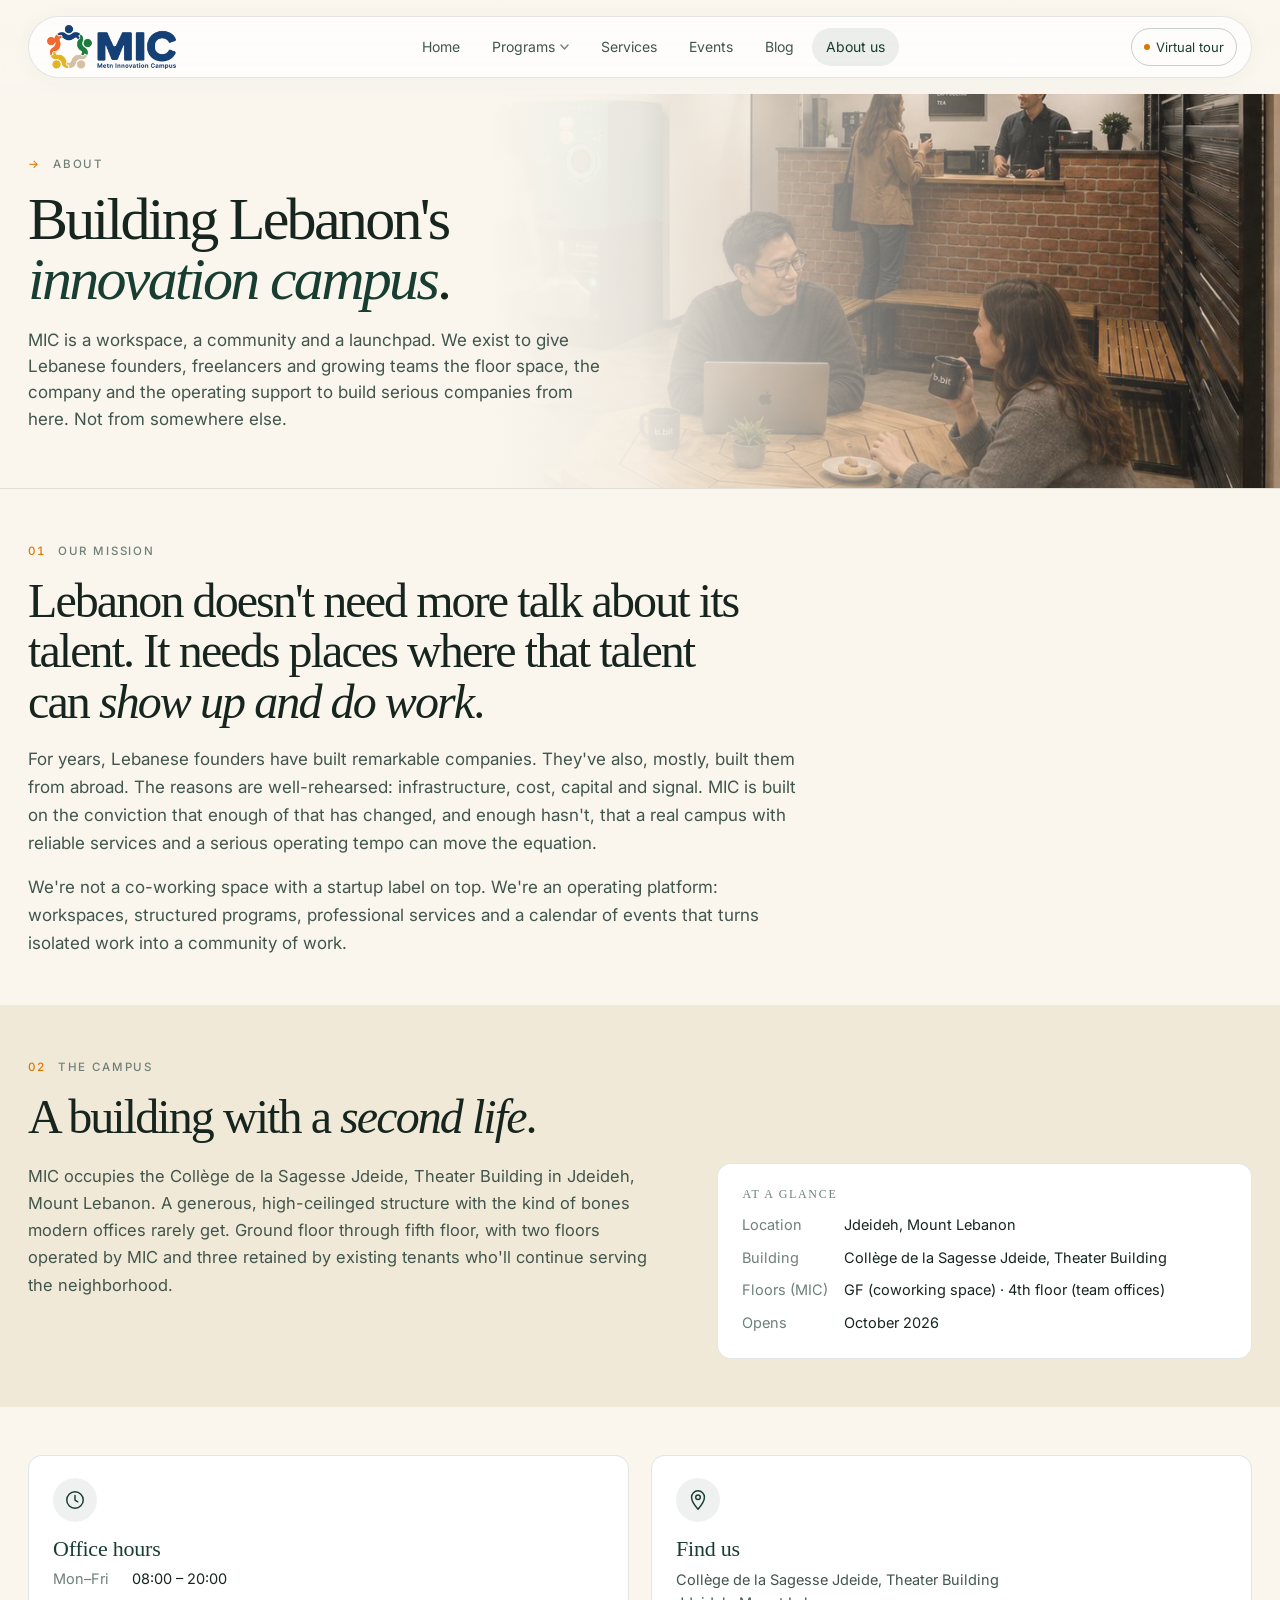
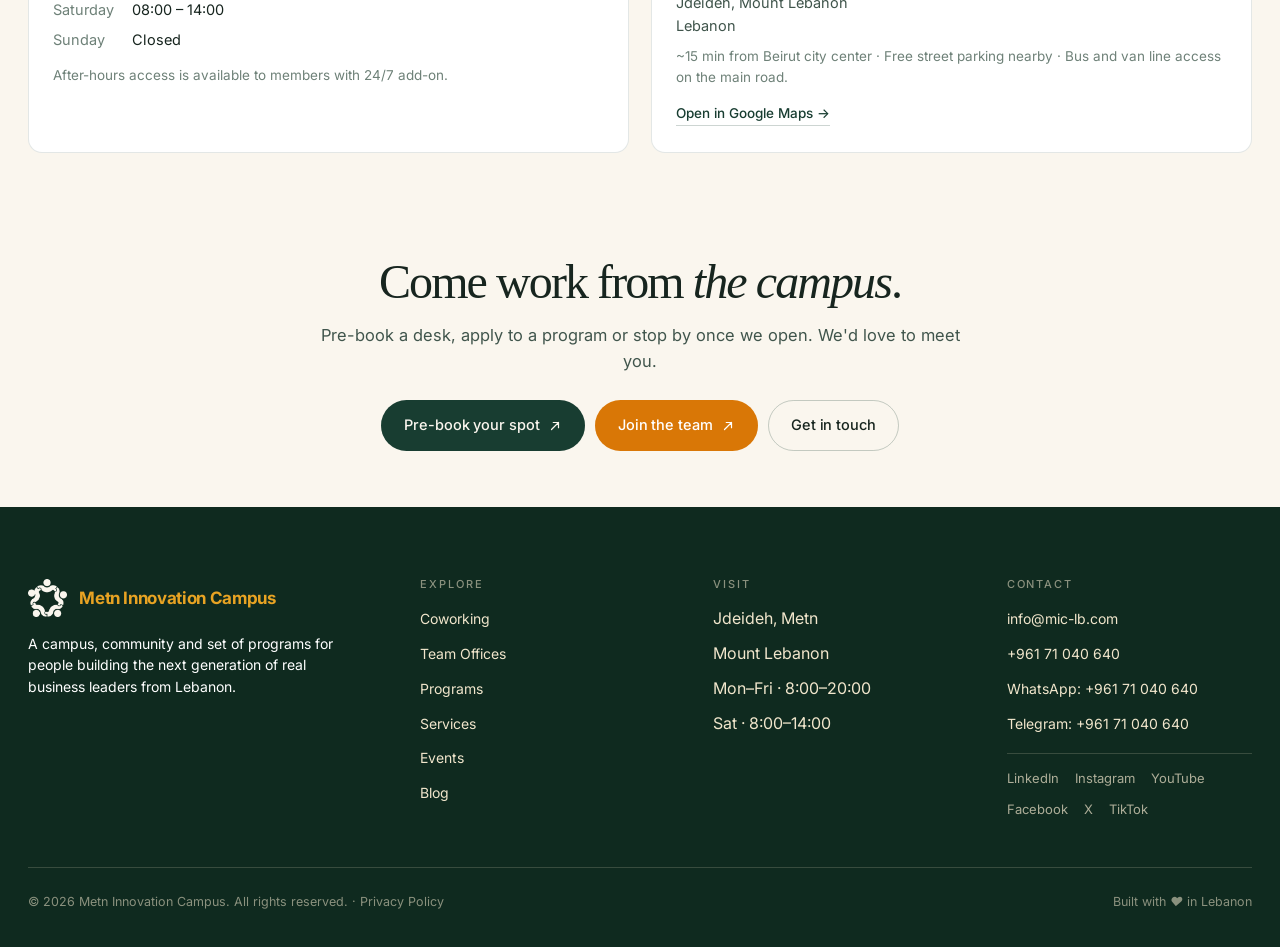
<file: about.html>
<!DOCTYPE html>
<html lang="en">
<head>
<meta charset="UTF-8" />
<meta name="viewport" content="width=device-width, initial-scale=1, viewport-fit=cover" />
<meta name="theme-color" content="#183D31" />
<!-- Google Tag Manager -->
<script>(function(w,d,s,l,i){w[l]=w[l]||[];w[l].push({'gtm.start':
new Date().getTime(),event:'gtm.js'});var f=d.getElementsByTagName(s)[0],
j=d.createElement(s),dl=l!='dataLayer'?'&l='+l:'';j.async=true;j.src=
'https://www.googletagmanager.com/gtm.js?id='+i+dl;f.parentNode.insertBefore(j,f);
})(window,document,'script','dataLayer','GTM-WMMGBC8G');</script>
<!-- End Google Tag Manager -->
<!-- Google tag (gtag.js) -->
<script async src="https://www.googletagmanager.com/gtag/js?id=AW-18478405754"></script>
<script>
  window.dataLayer = window.dataLayer || [];
  function gtag(){dataLayer.push(arguments);}
  gtag('js', new Date());

  gtag('config', 'AW-18478405754');
</script>
<title>About — Metn Innovation Campus</title>
<meta name="description" content="MIC is an innovation campus in Jdeideh, Mount Lebanon: workspaces, programs and a community for founders building from Lebanon." />
<link rel="preconnect" href="https://fonts.googleapis.com" />
<link rel="preconnect" href="https://fonts.gstatic.com" crossorigin />
<link rel="preload" as="image" href="about-hero-bg.jpg" fetchpriority="high" />
<link rel="icon" type="image/png" href="mic-icon-128.png" />
<link rel="apple-touch-icon" href="mic-icon-128.png" />
<link rel="stylesheet" href="styles.css" />
<!-- Plausible Analytics -->
<script defer data-domain="mic-lb.com" src="https://plausible.io/js/script.js"></script>
<!-- Structured data: Organization -->
<script type="application/ld+json">
{
  "@context": "https://schema.org",
  "@type": "Organization",
  "@id": "https://mic-lb.com/#mic",
  "name": "Metn Innovation Campus",
  "alternateName": "MIC",
  "url": "https://mic-lb.com",
  "logo": "https://mic-lb.com/mic-icon-128.png",
  "email": "info@mic-lb.com"
}
</script>
</head>
<body>
<!-- Google Tag Manager (noscript) -->
<noscript><iframe src="https://www.googletagmanager.com/ns.html?id=GTM-WMMGBC8G"
height="0" width="0" style="display:none;visibility:hidden"></iframe></noscript>
<!-- End Google Tag Manager (noscript) -->

<svg width="0" height="0" style="position:absolute" aria-hidden="true">
  <defs>
    <symbol id="arr" viewBox="0 0 16 16"><path d="M 4 12 L 12 4 M 6 4 L 12 4 L 12 10" stroke="currentColor" stroke-width="1.4" fill="none" stroke-linecap="round" stroke-linejoin="round"/></symbol>
    <symbol id="close" viewBox="0 0 16 16"><path d="M 4 4 L 12 12 M 12 4 L 4 12" stroke="currentColor" stroke-width="1.6" fill="none" stroke-linecap="round"/></symbol>
    <symbol id="check" viewBox="0 0 24 24"><path d="M 5 12 L 10 17 L 19 7" stroke="currentColor" stroke-width="2.4" fill="none" stroke-linecap="round" stroke-linejoin="round"/></symbol>
    <symbol id="i-pin" viewBox="0 0 24 24"><path d="M12 2a7 7 0 0 0-7 7c0 5.25 7 13 7 13s7-7.75 7-13a7 7 0 0 0-7-7z" stroke="currentColor" stroke-width="1.6" fill="none" stroke-linejoin="round"/><circle cx="12" cy="9" r="2.5" stroke="currentColor" stroke-width="1.6" fill="none"/></symbol>
    <symbol id="i-clock" viewBox="0 0 24 24"><circle cx="12" cy="12" r="9" stroke="currentColor" stroke-width="1.6" fill="none"/><path d="M12 7v5l3 2" stroke="currentColor" stroke-width="1.6" fill="none" stroke-linecap="round"/></symbol>
  </defs>
</svg>

<header class="nav-wrap">
  <nav class="nav" aria-label="Main">
    <a href="index.html" class="nav-brand"><img src="mic-lockup-horizontal.png" alt="Metn Innovation Campus — MIC"/></a>
    <div class="nav-links">
      <a href="index.html">Home</a>
      <div class="nav-item nav-item--has-dropdown">
        <a href="programs.html">Programs<svg class="nav-caret" width="9" height="6" viewBox="0 0 9 6" aria-hidden="true"><path d="M1 1l3.5 4L8 1" fill="none" stroke="currentColor" stroke-width="1.5" stroke-linecap="round" stroke-linejoin="round"/></svg></a>
        <div class="nav-dropdown" role="menu">
          <div class="nav-dropdown-inner">
            <a href="programs.html#pre-incubation" role="menuitem">Pre-incubation</a>
            <a href="programs.html#incubation" role="menuitem">Incubation</a>
            <a href="programs.html#acceleration" role="menuitem">Acceleration</a>
          </div>
        </div>
      </div>
      <a href="services.html">Services</a>
      <a href="events.html">Events</a>
      <a href="blog.html">Blog</a>
      <a href="about.html" class="active">About us</a>
    </div>
    <div class="nav-cta">
      <button class="nav-tour" data-modal="modal-tour" aria-label="Take a virtual tour">
        <span class="dot" aria-hidden="true"></span>
        Virtual tour
      </button>
      <button class="nav-burger" id="navBurger" aria-label="Open menu" aria-expanded="false">
        <span></span><span></span>
      </button>
    </div>
  </nav>
</header>

<div class="mobile-menu" id="mobileMenu" aria-hidden="true">
  <a href="index.html">Home</a>
  <a href="programs.html">Programs</a>
  <a href="programs.html#pre-incubation" class="sub">Pre-incubation</a>
  <a href="programs.html#incubation" class="sub">Incubation</a>
  <a href="programs.html#acceleration" class="sub">Acceleration</a>
  <a href="services.html">Services</a>
  <a href="events.html">Events</a>
  <a href="blog.html">Blog</a>
  <a href="about.html">About us</a>
  <div class="mobile-actions">
    <button class="btn btn--ghost" data-modal="modal-tour">Virtual tour</button>
  </div>
</div>

<!-- Page header (banner with photo + overlay, matches homepage hero pattern) -->
<section class="page-banner page-banner--about">
  <div class="container reveal">
    <span class="eyebrow"><span class="num">→</span> About</span>
    <h1>Building Lebanon's<br/><em>innovation campus</em>.</h1>
    <p>
      MIC is a workspace, a community and a launchpad. We exist to give Lebanese founders, freelancers
      and growing teams the floor space, the company and the operating support to build serious companies
      from here. Not from somewhere else.
    </p>
  </div>
</section>

<!-- Why we built MIC -->
<section class="container" style="padding-block:48px;">
  <div class="reveal" style="max-width: 780px;">
    <span class="eyebrow"><span class="num">01</span> Our mission</span>
    <h2 style="margin: 14px 0 18px;">Lebanon doesn't need more talk about its talent. It needs places where that talent can&nbsp;<em>show up and do work</em>.</h2>
    <p style="font-size: 17px; line-height: 1.65; color: var(--ink-soft); margin-bottom: 16px;">
      For years, Lebanese founders have built remarkable companies. They've also, mostly, built them from abroad.
      The reasons are well-rehearsed: infrastructure, cost, capital and signal. MIC is built on the conviction
      that enough of that has changed, and enough hasn't, that a real campus with reliable services and
      a serious operating tempo can move the equation.
    </p>
    <p style="font-size: 17px; line-height: 1.65; color: var(--ink-soft);">
      We're not a co-working space with a startup label on top. We're an operating platform: workspaces,
      structured programs, professional services and a calendar of events that turns isolated work into
      a community of work.
    </p>
  </div>
</section>

<!-- The campus -->
<section class="container section-warm" style="background:var(--bg-warm); padding-block: 48px;">
  <div class="reveal">
    <span class="eyebrow"><span class="num">02</span> The campus</span>
    <h2 style="margin: 14px 0 20px;">A building with a&nbsp;<em>second life</em>.</h2>
    <div style="display: grid; grid-template-columns: 1.2fr 1fr; gap: 48px; align-items: start;">
      <div>
        <p style="font-size: 16.5px; line-height: 1.65; color: var(--ink-soft); margin-bottom: 14px;">
          MIC occupies the Collège de la Sagesse Jdeide, Theater Building in Jdeideh, Mount Lebanon.
          A generous, high-ceilinged structure with the kind of bones modern offices rarely get. Ground floor
          through fifth floor, with two floors operated by MIC and three retained by existing tenants who'll continue
          serving the neighborhood.
        </p>
      </div>
      <div style="background: white; border: 1px solid var(--line); border-radius: 14px; padding: 24px;">
        <h5 style="font-size: 12px; letter-spacing: 0.14em; text-transform: uppercase; color: var(--ink-mute); margin-bottom: 14px;">At a glance</h5>
        <dl style="display: grid; grid-template-columns: auto 1fr; gap: 10px 16px; font-size: 14.5px;">
          <dt style="color: var(--ink-mute);">Location</dt><dd>Jdeideh, Mount Lebanon</dd>
          <dt style="color: var(--ink-mute);">Building</dt><dd>Coll&egrave;ge de la Sagesse Jdeide, Theater Building</dd>
          <dt style="color: var(--ink-mute);">Floors (MIC)</dt><dd>GF (coworking space) &middot; 4th floor (team offices)</dd>
          <dt style="color: var(--ink-mute);">Opens</dt><dd>October 2026</dd>
        </dl>
      </div>
    </div>
  </div>
</section>

<!-- Visit · Office hours + Find us -->
<section class="container" id="location" style="padding-block: 48px;">
  <div class="reveal">
    <div class="card-grid card-grid--2">
      <div class="info-card info-card--icon">
        <div class="info-card__icon"><svg width="22" height="22"><use href="#i-clock"/></svg></div>
        <h3>Office hours</h3>
        <dl style="display: grid; grid-template-columns: auto 1fr; gap: 8px 18px; font-size: 14.5px; margin: 6px 0 0;">
          <dt style="color: var(--ink-mute);">Mon&ndash;Fri</dt><dd>08:00 &ndash; 20:00</dd>
          <dt style="color: var(--ink-mute);">Saturday</dt><dd>08:00 &ndash; 14:00</dd>
          <dt style="color: var(--ink-mute);">Sunday</dt><dd>Closed</dd>
        </dl>
        <p style="font-size: 13.5px; color: var(--ink-mute); margin-top: 14px;">
          After-hours access is available to members with 24/7 add-on.
        </p>
      </div>
      <div class="info-card info-card--icon">
        <div class="info-card__icon"><svg width="22" height="22"><use href="#i-pin"/></svg></div>
        <h3>Find us</h3>
        <p>
          Coll&egrave;ge de la Sagesse Jdeide, Theater Building<br/>
          Jdeideh, Mount Lebanon<br/>
          Lebanon
        </p>
        <p style="font-size: 13.5px; color: var(--ink-mute); margin-top: 8px;">
          ~15 min from Beirut city center &middot; Free street parking nearby &middot; Bus and van line access on the main road.
        </p>
        <a href="https://www.google.com/maps/search/?api=1&query=33.89023889807643%2C35.57016743794244" target="_blank" rel="noopener" class="info-card__link">Open in Google Maps &rarr;</a>
      </div>
    </div>
  </div>
</section>

<!-- CTA -->
<section class="container" style="padding-block: 56px;">
  <div class="reveal" style="text-align: center; max-width: 640px; margin: 0 auto;">
    <h2 style="margin-bottom: 16px;">Come work from <em>the campus</em>.</h2>
    <p style="font-size: 16.5px; color: var(--ink-soft); margin-bottom: 26px;">
      Pre-book a desk, apply to a program or stop by once we open. We'd love to meet you.
    </p>
    <div style="display: inline-flex; gap: 10px; flex-wrap: wrap; justify-content: center;">
      <a href="index.html#coworking" class="btn btn--primary">Pre-book your spot <svg class="arr" width="14" height="14"><use href="#arr"/></svg></a>
      <button class="btn btn--amber" data-modal="modal-join-team">Join the team <svg class="arr" width="14" height="14"><use href="#arr"/></svg></button>
      <a href="mailto:info@mic-lb.com" class="btn btn--ghost">Get in touch</a>
    </div>
  </div>
</section>

<!-- Footer -->
<footer class="footer">
  <div class="container">
    <div class="footer-grid">
      <div class="footer-brand">
        <div class="nav-brand"><img src="mic-icon-white.png" alt="MIC icon"/>Metn Innovation Campus</div>
        <p>A campus, community and set of programs for people building the next generation of real business leaders from Lebanon.</p>
      </div>
      <div class="footer-col">
        <h5>Explore</h5>
        <ul>
          <li><a href="index.html#coworking">Coworking</a></li>
          <li><a href="index.html#offices">Team Offices</a></li>
          <li><a href="programs.html">Programs</a></li>
          <li><a href="services.html">Services</a></li>
          <li><a href="events.html">Events</a></li>
          <li><a href="blog.html">Blog</a></li>
        </ul>
      </div>
      <div class="footer-col">
        <h5>Visit</h5>
        <ul>
          <li>Jdeideh, Metn</li>
          <li>Mount Lebanon</li>
          <li>Mon–Fri · 8:00–20:00</li>
          <li>Sat · 8:00–14:00</li>
        </ul>
      </div>
      <div class="footer-col">
        <h5>Contact</h5>
        <ul>
          <li><a href="mailto:info@mic-lb.com">info@mic-lb.com</a></li>
          <li><a href="tel:+96171040640">+961 71 040 640</a></li>
          <li><a href="https://wa.me/96171040640" target="_blank" rel="noopener">WhatsApp: +961 71 040 640</a></li>
          <li><a href="https://t.me/+96171040640" target="_blank" rel="noopener">Telegram: +961 71 040 640</a></li>
        </ul>
        <div class="footer-social">
          <a href="https://www.linkedin.com/company/metninnovationcampus" target="_blank" rel="noopener" aria-label="LinkedIn">LinkedIn</a>
          <a href="https://www.instagram.com/metninnovationcampus" target="_blank" rel="noopener" aria-label="Instagram">Instagram</a>
          <a href="https://www.youtube.com/@MetnInnovationCampus" target="_blank" rel="noopener" aria-label="YouTube">YouTube</a>
          <a href="https://www.facebook.com/metninnovationcampus" target="_blank" rel="noopener" aria-label="Facebook">Facebook</a>
          <a href="https://x.com/metninnovation" target="_blank" rel="noopener" aria-label="X">X</a>
          <a href="https://www.tiktok.com/@metninnovationcampus" target="_blank" rel="noopener" aria-label="TikTok">TikTok</a>
        </div>
      </div>
    </div>
    <div class="footer-bottom">
      <span>© 2026 Metn Innovation Campus. All rights reserved. · <a href="privacy.html">Privacy Policy</a></span>
      <span>Built with <em>♥</em> in Lebanon</span>
    </div>
  </div>
</footer>

<!-- Modals -->
<div class="modal-backdrop" id="modal-tour" role="dialog" aria-modal="true" aria-hidden="true">
  <div class="modal">
    <button class="modal-close" data-modal-close aria-label="Close"><svg width="14" height="14"><use href="#close"/></svg></button>
    <div class="modal-eyebrow">Virtual tour · Launching October 2026</div>
    <h3>Step inside the campus, <em>from anywhere</em>.</h3>
    <p class="modal-desc">Our 360° tour launches alongside the campus. We'll send the link the moment it goes live.</p>
    <form name="virtual-tour" method="POST" data-netlify="true" data-netlify-honeypot="bot-field">
      <input type="hidden" name="form-name" value="virtual-tour"/>
      <p hidden><label>Don’t fill this out: <input name="bot-field"/></label></p>
      <div class="form-row cols-2">
        <div class="field"><label>Full name</label><input type="text" name="name" required placeholder="Your name"/></div>
        <div class="field"><label>Email</label><input type="email" name="email" required placeholder="you@email.com"/></div>
      </div>
      <div class="modal-actions"><button type="submit" class="btn btn--primary btn--block">Notify me at launch →</button></div>
    </form>
    <div class="modal-success" style="display:none;">
      <div class="check"><svg width="28" height="28"><use href="#check"/></svg></div>
      <h3>You're on the list.</h3>
      <p style="font-size:15px;">We'll send the virtual tour link to your inbox at launch.</p>
    </div>
  </div>
</div>

<!-- Modal: Join the team -->
<div class="modal-backdrop" id="modal-join-team" role="dialog" aria-modal="true" aria-hidden="true" aria-labelledby="modal-join-title">
  <div class="modal">
    <button class="modal-close" data-modal-close aria-label="Close"><svg width="14" height="14"><use href="#close"/></svg></button>
    <div class="modal-eyebrow">Working with MIC</div>
    <h3 id="modal-join-title">Want to <em>join the team</em>?</h3>
    <p class="modal-desc">
      We're always interested in operators, organizers and builders who want to help shape what MIC becomes.
      Share your CV and a few lines on how you'd want to contribute.
    </p>
    <form name="join-team" method="POST" data-netlify="true" data-netlify-honeypot="bot-field" enctype="multipart/form-data">
      <input type="hidden" name="form-name" value="join-team"/>
      <p hidden><label>Don’t fill this out: <input name="bot-field"/></label></p>
      <div class="form-row cols-2">
        <div class="field">
          <label for="jt-name">Full name</label>
          <input id="jt-name" type="text" name="name" required placeholder="Your name"/>
        </div>
        <div class="field">
          <label for="jt-email">Email</label>
          <input id="jt-email" type="email" name="email" required placeholder="you@email.com"/>
        </div>
      </div>
      <div class="form-row">
        <div class="field">
          <label for="jt-phone">Phone</label>
          <input id="jt-phone" type="tel" name="phone" placeholder="+961…"/>
        </div>
      </div>
      <div class="form-row">
        <div class="field">
          <label for="jt-cv">CV or portfolio</label>
          <input id="jt-cv" type="file" name="cv" accept=".pdf,.doc,.docx" required/>
          <p class="modal-fine" style="margin-top:6px;">PDF or Word. If you'd prefer to share a link to a portfolio or LinkedIn, you can paste it in the notes below.</p>
        </div>
      </div>
      <div class="form-row">
        <div class="field">
          <label for="jt-notes">What are you interested in, and how do you see yourself adding value?</label>
          <textarea id="jt-notes" name="notes" rows="4" placeholder="Optional. A few lines on what kind of role you'd want, what you'd bring to MIC or any link to your portfolio or LinkedIn."></textarea>
        </div>
      </div>
      <div class="modal-actions">
        <button type="submit" class="btn btn--primary btn--block">Send application →</button>
      </div>
      <p class="modal-fine">We read every application. Expect a reply within two weeks.</p>
    </form>
    <div class="modal-success" style="display:none;">
      <div class="check"><svg width="28" height="28"><use href="#check"/></svg></div>
      <h3>Application received.</h3>
      <p style="font-size:15px;">We'll review your CV and get back to you within two weeks.</p>
    </div>
  </div>
</div>

<script src="scripts.js"></script>
</body>
</html>
</file>
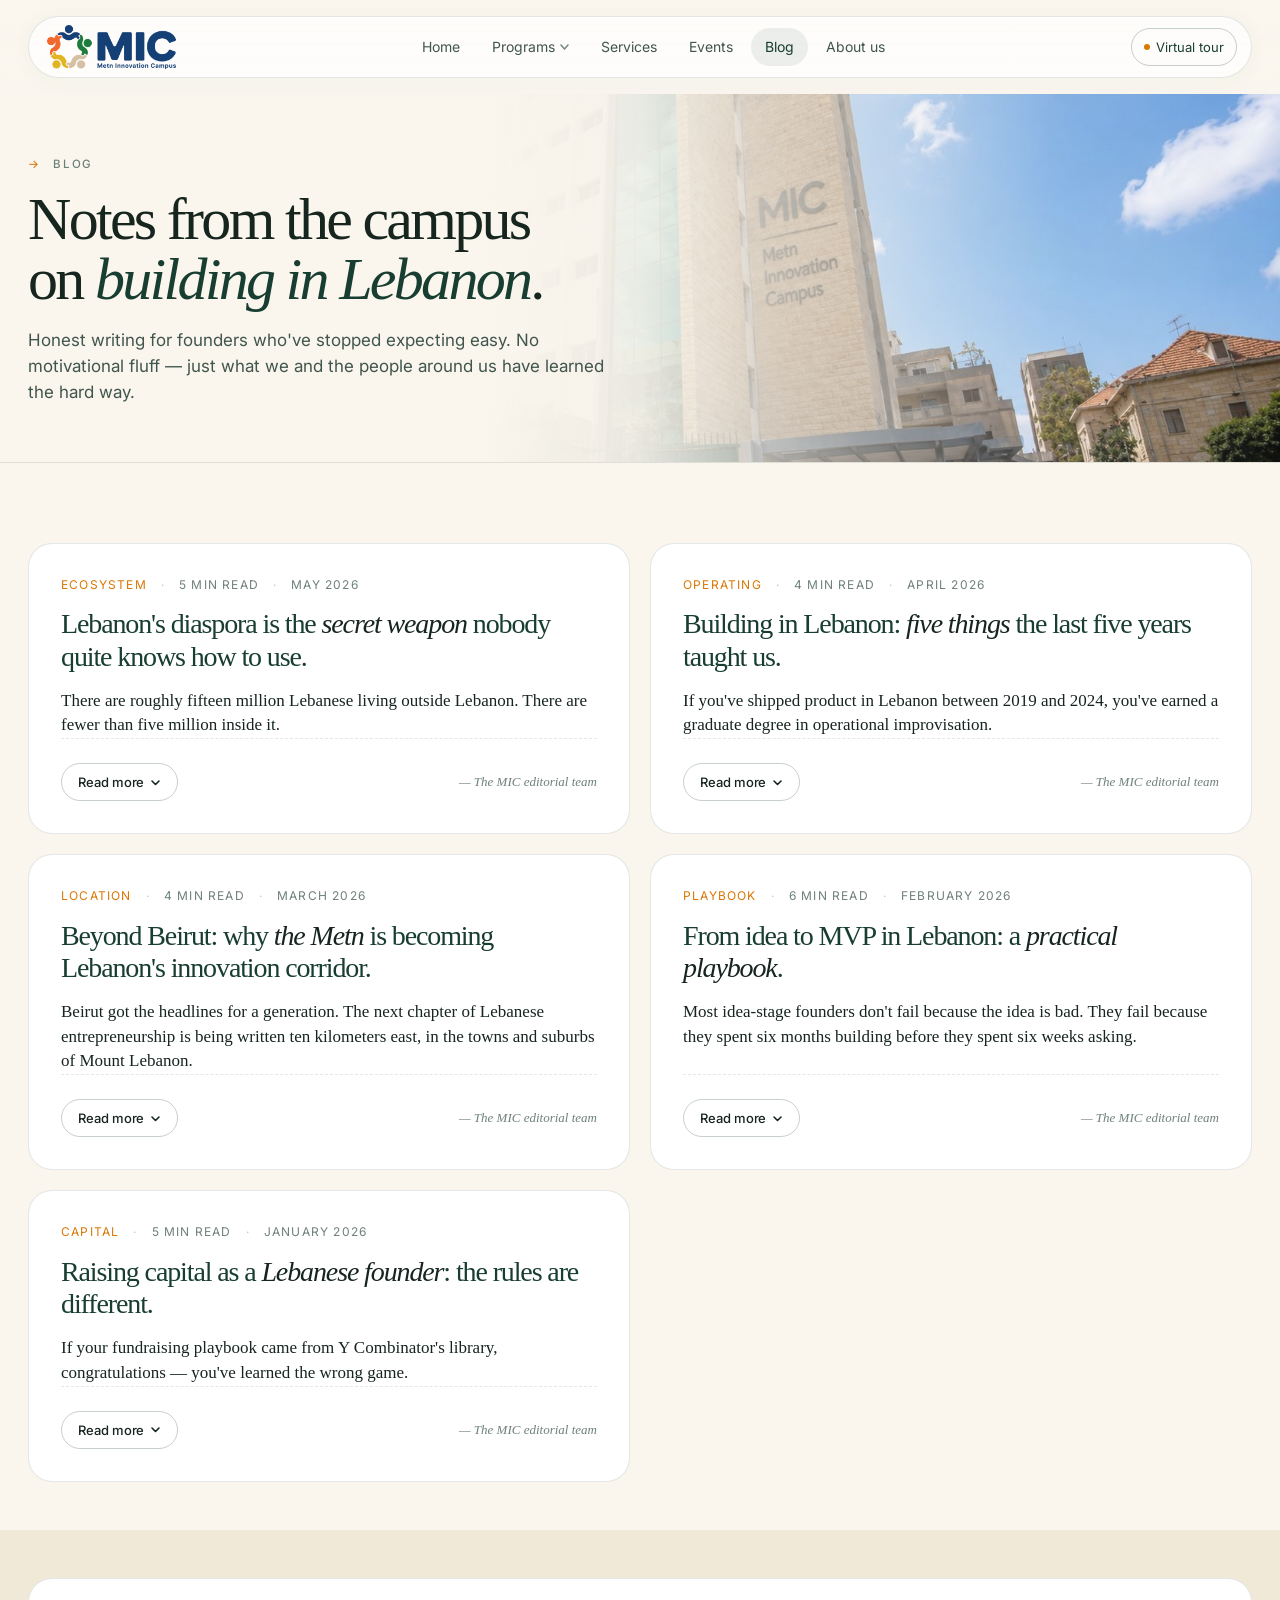
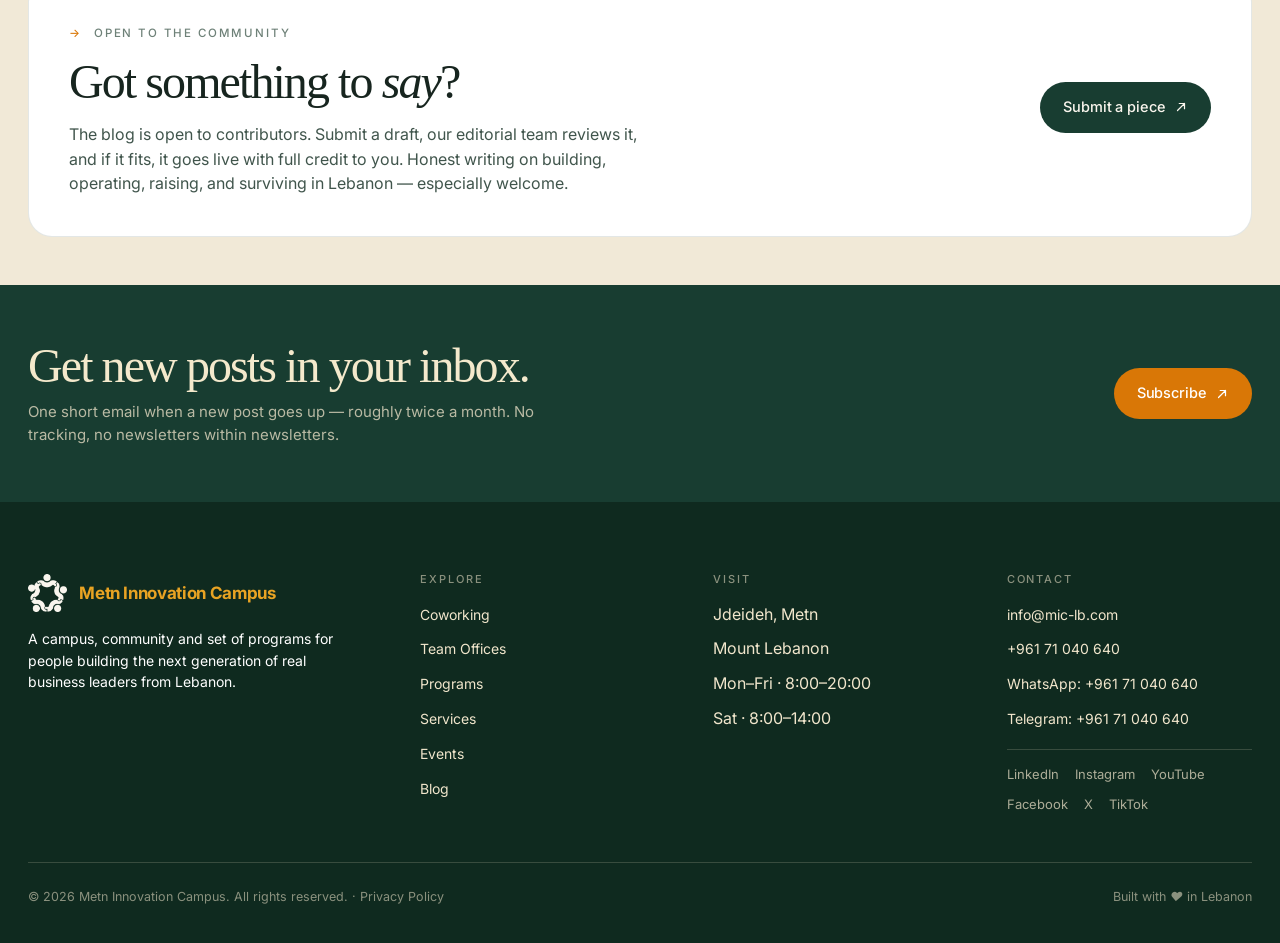
<file: blog.html>
<!DOCTYPE html>
<html lang="en">
<head>
<meta charset="UTF-8" />
<meta name="viewport" content="width=device-width, initial-scale=1, viewport-fit=cover" />
<meta name="theme-color" content="#1B4332" />
<!-- Google Tag Manager -->
<script>(function(w,d,s,l,i){w[l]=w[l]||[];w[l].push({'gtm.start':
new Date().getTime(),event:'gtm.js'});var f=d.getElementsByTagName(s)[0],
j=d.createElement(s),dl=l!='dataLayer'?'&l='+l:'';j.async=true;j.src=
'https://www.googletagmanager.com/gtm.js?id='+i+dl;f.parentNode.insertBefore(j,f);
})(window,document,'script','dataLayer','GTM-WMMGBC8G');</script>
<!-- End Google Tag Manager -->
<!-- Google tag (gtag.js) -->
<script async src="https://www.googletagmanager.com/gtag/js?id=AW-18478405754"></script>
<script>
  window.dataLayer = window.dataLayer || [];
  function gtag(){dataLayer.push(arguments);}
  gtag('js', new Date());

  gtag('config', 'AW-18478405754');
</script>
<title>Blog — Metn Innovation Campus</title>
<meta name="description" content="Notes from the campus on building, raising, and operating companies in Lebanon. Honest writing for founders who've stopped expecting easy." />
<link rel="preconnect" href="https://fonts.googleapis.com" />
<link rel="preconnect" href="https://fonts.gstatic.com" crossorigin />
<link rel="preload" as="image" href="blog-hero-bg.jpg" fetchpriority="high" />
<link rel="icon" type="image/png" href="mic-icon-128.png" />
<link rel="apple-touch-icon" href="mic-icon-128.png" />
<link rel="stylesheet" href="styles.css" />
<!-- Plausible Analytics -->
<script defer data-domain="mic-lb.com" src="https://plausible.io/js/script.js"></script>
<!-- Structured data: Organization -->
<script type="application/ld+json">
{
  "@context": "https://schema.org",
  "@type": "Organization",
  "@id": "https://mic-lb.com/#mic",
  "name": "Metn Innovation Campus",
  "alternateName": "MIC",
  "url": "https://mic-lb.com",
  "logo": "https://mic-lb.com/mic-icon-128.png",
  "email": "info@mic-lb.com"
}
</script>
</head>
<body>
<!-- Google Tag Manager (noscript) -->
<noscript><iframe src="https://www.googletagmanager.com/ns.html?id=GTM-WMMGBC8G"
height="0" width="0" style="display:none;visibility:hidden"></iframe></noscript>
<!-- End Google Tag Manager (noscript) -->

<svg width="0" height="0" style="position:absolute" aria-hidden="true">
  <defs>
    <symbol id="arr" viewBox="0 0 16 16"><path d="M 4 12 L 12 4 M 6 4 L 12 4 L 12 10" stroke="currentColor" stroke-width="1.4" fill="none" stroke-linecap="round" stroke-linejoin="round"/></symbol>
    <symbol id="close" viewBox="0 0 16 16"><path d="M 4 4 L 12 12 M 12 4 L 4 12" stroke="currentColor" stroke-width="1.6" fill="none" stroke-linecap="round"/></symbol>
    <symbol id="check" viewBox="0 0 24 24"><path d="M 5 12 L 10 17 L 19 7" stroke="currentColor" stroke-width="2.4" fill="none" stroke-linecap="round" stroke-linejoin="round"/></symbol>
  </defs>
</svg>

<header class="nav-wrap">
  <nav class="nav" aria-label="Main">
    <a href="index.html" class="nav-brand"><img src="mic-lockup-horizontal.png" alt="Metn Innovation Campus — MIC"/></a>
    <div class="nav-links">
      <a href="index.html">Home</a>
      <div class="nav-item nav-item--has-dropdown">
        <a href="programs.html">Programs<svg class="nav-caret" width="9" height="6" viewBox="0 0 9 6" aria-hidden="true"><path d="M1 1l3.5 4L8 1" fill="none" stroke="currentColor" stroke-width="1.5" stroke-linecap="round" stroke-linejoin="round"/></svg></a>
        <div class="nav-dropdown" role="menu">
          <div class="nav-dropdown-inner">
            <a href="programs.html#pre-incubation" role="menuitem">Pre-incubation</a>
            <a href="programs.html#incubation" role="menuitem">Incubation</a>
            <a href="programs.html#acceleration" role="menuitem">Acceleration</a>
          </div>
        </div>
      </div>
      <a href="services.html">Services</a>
      <a href="events.html">Events</a>
      <a href="blog.html" class="active">Blog</a>
      <a href="about.html">About us</a>
    </div>
    <div class="nav-cta">
      <button class="nav-tour" data-modal="modal-tour" aria-label="Take a virtual tour">
        <span class="dot" aria-hidden="true"></span>
        Virtual tour
      </button>
      <button class="nav-burger" id="navBurger" aria-label="Open menu" aria-expanded="false">
        <span></span><span></span>
      </button>
    </div>
  </nav>
</header>

<div class="mobile-menu" id="mobileMenu" aria-hidden="true">
  <a href="index.html">Home</a>
  <a href="programs.html">Programs</a>
  <a href="programs.html#pre-incubation" class="sub">Pre-incubation</a>
  <a href="programs.html#incubation" class="sub">Incubation</a>
  <a href="programs.html#acceleration" class="sub">Acceleration</a>
  <a href="services.html">Services</a>
  <a href="events.html">Events</a>
  <a href="blog.html">Blog</a>
  <a href="about.html">About us</a>
  <div class="mobile-actions">
    <button class="btn btn--ghost" data-modal="modal-tour">Virtual tour</button>
  </div>
</div>

<!-- Page header (banner with photo + overlay, matches homepage hero pattern) -->
<section class="page-banner page-banner--blog">
  <div class="container reveal">
    <span class="eyebrow"><span class="num">→</span> Blog</span>
    <h1>Notes from the campus<br/>on <em>building in Lebanon</em>.</h1>
    <p>
      Honest writing for founders who've stopped expecting easy. No motivational fluff &mdash; just what we and the people around us have learned the hard way.
    </p>
  </div>
</section>

<!-- Posts -->
<section class="section" id="blog-list-section" style="padding:48px 0;">
  <div class="container">
    <div class="blog-list">

      <!-- Post 1 -->
      <article class="blog-post blog-post--collapsible reveal">
        <div class="meta">
          <span class="tag">Ecosystem</span>
          <span class="dot">·</span>
          <span>5 min read</span>
          <span class="dot">·</span>
          <span>May 2026</span>
        </div>
        <h2>Lebanon's diaspora is the <em>secret weapon</em> nobody quite knows how to use.</h2>
        <p class="lede">There are roughly fifteen million Lebanese living outside Lebanon. There are fewer than five million inside it.</p>
        <div class="body" id="blog-body-1" hidden>
          <p>The diaspora is, mathematically, the country. We should start building like it.</p>
          <p>Walk into any tech hub from São Paulo to Singapore, Lagos to Los Angeles, and you'll find a Lebanese name on a senior nameplate. Engineers at Google, partners at Sequoia, founders of Series C startups, professors at INSEAD. They built the careers we read about. Then they kept them.</p>
          <p>What's strange is how little their networks, capital, and operating knowledge flow back. Not because the diaspora doesn't care &mdash; most care deeply &mdash; but because nobody on the ground has built a credible interface. The mechanism for a Lebanese-American product leader to spend two hours a month helping a Beirut founder simply doesn't exist. So they help when asked, awkwardly, in ad-hoc ways, and the rest gets lost.</p>
          <p>The institutions that should bridge this gap have mostly failed at it. Government programs are noisy and untrusted. University alumni networks are warm but professionally underbuilt. Investment vehicles aimed at the diaspora have come and gone, usually because they couldn't show enough deal flow to justify the wire.</p>
          <p>The opportunity is to build a permanent, productive interface. Not another conference or LinkedIn group &mdash; a place where serious people can give serious time, on terms that respect both their schedule and the founder's stage. A campus, a roster of vetted companies, structured engagement formats: office hours, advisory roles, syndicate checks.</p>
          <p>The diaspora isn't a marketing asset. It's an operating asset. We should treat it like one.</p>
        </div>
        <div class="blog-post-actions">
          <button class="btn btn--ghost btn--sm blog-toggle" type="button" aria-expanded="false" aria-controls="blog-body-1">
            Read more <svg class="ws-chev" width="11" height="11" viewBox="0 0 11 11" aria-hidden="true"><path d="M2 4l3.5 3.5L9 4" fill="none" stroke="currentColor" stroke-width="1.6" stroke-linecap="round" stroke-linejoin="round"/></svg>
          </button>
          <p class="by">— The MIC editorial team</p>
        </div>
      </article>

      <!-- Post 2 -->
      <article class="blog-post blog-post--collapsible reveal">
        <div class="meta">
          <span class="tag">Operating</span>
          <span class="dot">·</span>
          <span>4 min read</span>
          <span class="dot">·</span>
          <span>April 2026</span>
        </div>
        <h2>Building in Lebanon: <em>five things</em> the last five years taught us.</h2>
        <p class="lede">If you've shipped product in Lebanon between 2019 and 2024, you've earned a graduate degree in operational improvisation.</p>
        <div class="body" id="blog-body-2" hidden>
          <p>Here's the syllabus, in five lessons.</p>
          <p><strong>One:</strong> Cash is not a strategy, but it is oxygen. Founders who survived kept enough fresh USD on hand to operate for at least six months without revenue. Those who didn't, learned the hard way that banking restrictions are not theoretical.</p>
          <p><strong>Two:</strong> Hire for resilience, not just resume. The most valuable people on a Lebanese team between 2019 and 2024 weren't the highest pedigree &mdash; they were the ones who showed up when the road was closed, the power was out, the salary was late, and the country was on television for the wrong reasons.</p>
          <p><strong>Three:</strong> Build for the region, sell to the region, take payment from anywhere. Lebanese founders who tried to operate as a Lebanon-only business saw their addressable market shrink by half. Those who positioned regionally from day one had options.</p>
          <p><strong>Four:</strong> Process over heroics. Heroics scale to about six people, then they break. The teams that endured built dull, boring, reliable internal systems &mdash; written playbooks, regular check-ins, clear ownership &mdash; precisely because the external environment was anything but.</p>
          <p><strong>Five:</strong> Document everything. Founders who left for the diaspora kept their best work alive only when there was written context behind it. Tribal knowledge dies the day someone takes a one-way flight, and a lot of one-way flights happened.</p>
          <p>The lessons aren't pretty. But the founders who internalized them are now operating with a quiet edge most peer ecosystems lack.</p>
        </div>
        <div class="blog-post-actions">
          <button class="btn btn--ghost btn--sm blog-toggle" type="button" aria-expanded="false" aria-controls="blog-body-2">
            Read more <svg class="ws-chev" width="11" height="11" viewBox="0 0 11 11" aria-hidden="true"><path d="M2 4l3.5 3.5L9 4" fill="none" stroke="currentColor" stroke-width="1.6" stroke-linecap="round" stroke-linejoin="round"/></svg>
          </button>
          <p class="by">— The MIC editorial team</p>
        </div>
      </article>

      <!-- Post 3 -->
      <article class="blog-post blog-post--collapsible reveal">
        <div class="meta">
          <span class="tag">Location</span>
          <span class="dot">·</span>
          <span>4 min read</span>
          <span class="dot">·</span>
          <span>March 2026</span>
        </div>
        <h2>Beyond Beirut: why <em>the Metn</em> is becoming Lebanon's innovation corridor.</h2>
        <p class="lede">Beirut got the headlines for a generation. The next chapter of Lebanese entrepreneurship is being written ten kilometers east, in the towns and suburbs of Mount Lebanon.</p>
        <div class="body" id="blog-body-3" hidden>
          <p>If you spent the 2010s in Lebanese tech, every meeting happened in Hamra, Mar Mikhael, or Gemmayze. Beirut was the gravity. Cool was synonymous with downtown. Office leases priced accordingly.</p>
          <p>That gravity has shifted. The reasons are partly tragic &mdash; the August 4 explosion, the financial collapse, the rolling exodus &mdash; but the result is structural. Where founders live, work, and build has moved, and the Metn has absorbed the most concentrated share.</p>
          <p>Three things are pulling people east. First, it's where families ended up: schools, longer leases, and the kind of housing density that supports a working professional class. Second, infrastructure: reliable electricity provision through neighborhood échitirâk, water that arrives when it's scheduled, internet that mostly stays up. Third, cost: office space in Jdeideh, Antelias, or Dora runs at a fraction of what equivalent square footage costs in Beirut proper.</p>
          <p>What's missing &mdash; until now &mdash; is dedicated infrastructure for builders. Coffee shops have done heroic work as substitute offices for years, but they're not a substitute for a campus designed around the work. The Metn has the people, the families, the residential density, and the operating reliability. What it needs is somewhere for those people to gather, collide, and ship.</p>
          <p>That's the bet behind MIC: that the next Lebanese tech generation will be Metn-based, not Beirut-based, and that an intentionally-designed campus in Jdeideh will be one of the places that generation chooses to call work.</p>
        </div>
        <div class="blog-post-actions">
          <button class="btn btn--ghost btn--sm blog-toggle" type="button" aria-expanded="false" aria-controls="blog-body-3">
            Read more <svg class="ws-chev" width="11" height="11" viewBox="0 0 11 11" aria-hidden="true"><path d="M2 4l3.5 3.5L9 4" fill="none" stroke="currentColor" stroke-width="1.6" stroke-linecap="round" stroke-linejoin="round"/></svg>
          </button>
          <p class="by">— The MIC editorial team</p>
        </div>
      </article>

      <!-- Post 4 -->
      <article class="blog-post blog-post--collapsible reveal">
        <div class="meta">
          <span class="tag">Playbook</span>
          <span class="dot">·</span>
          <span>6 min read</span>
          <span class="dot">·</span>
          <span>February 2026</span>
        </div>
        <h2>From idea to MVP in Lebanon: a <em>practical playbook</em>.</h2>
        <p class="lede">Most idea-stage founders don't fail because the idea is bad. They fail because they spent six months building before they spent six weeks asking.</p>
        <div class="body" id="blog-body-4" hidden>
          <p>Here's an honest sequence we've watched work for first-time Lebanese founders.</p>
          <p><strong>Weeks 1–3: Talk to twenty people.</strong> Not friends. People who actually have the problem you think you're solving. Buy them coffee. Ask them how they handle it today. If you can't find twenty in three weeks, your problem is either too niche or doesn't really exist &mdash; better to know now.</p>
          <p><strong>Weeks 4–6: Build the cheapest possible thing.</strong> A Google Form, a WhatsApp group, a manual service you fulfill yourself. Anything that lets you charge or commit a customer. The goal is to feel the friction of real exchange before you write a line of production code.</p>
          <p><strong>Weeks 7–10: Get five paying users.</strong> Not five sign-ups. Five people who paid you actual money &mdash; even five dollars &mdash; for the cheap thing. Lebanese founders often skip this step because "the market is too small to pay." It's not. They're usually selling to the wrong segment.</p>
          <p><strong>Weeks 11–14: Build the real MVP.</strong> Now you build software. You know the problem, you've felt the workflow, you've heard your users complain in their own words. Building is easier when you're translating something you already understand &mdash; not guessing.</p>
          <p><strong>Weeks 15–16: Launch publicly. Reflect honestly.</strong> Most Lebanese founders we've seen succeed at this stage have one trait in common: they took written notes through the entire fourteen weeks. They have a paper trail of what they thought, what they learned, what changed.</p>
          <p>That paper trail becomes the pitch deck. Don't skip it.</p>
        </div>
        <div class="blog-post-actions">
          <button class="btn btn--ghost btn--sm blog-toggle" type="button" aria-expanded="false" aria-controls="blog-body-4">
            Read more <svg class="ws-chev" width="11" height="11" viewBox="0 0 11 11" aria-hidden="true"><path d="M2 4l3.5 3.5L9 4" fill="none" stroke="currentColor" stroke-width="1.6" stroke-linecap="round" stroke-linejoin="round"/></svg>
          </button>
          <p class="by">— The MIC editorial team</p>
        </div>
      </article>

      <!-- Post 5 -->
      <article class="blog-post blog-post--collapsible reveal">
        <div class="meta">
          <span class="tag">Capital</span>
          <span class="dot">·</span>
          <span>5 min read</span>
          <span class="dot">·</span>
          <span>January 2026</span>
        </div>
        <h2>Raising capital as a <em>Lebanese founder</em>: the rules are different.</h2>
        <p class="lede">If your fundraising playbook came from Y Combinator's library, congratulations &mdash; you've learned the wrong game.</p>
        <div class="body" id="blog-body-5" hidden>
          <p>Here's the one we actually play.</p>
          <p>The standard Silicon Valley narrative goes like this: build something users love, show steep early growth, send a deck to twenty VCs, run a hot process, close a round in six weeks. None of that translates cleanly to a Lebanese founder raising in 2026.</p>
          <p>The first reality: regional and diaspora investors care more about <em>operating quality</em> than growth curve. Lebanese founders raising from MENA funds or diaspora angels are evaluated on whether they can survive turbulent operating environments &mdash; not whether they can hockey-stick under perfect conditions. Show resilience, not vanity.</p>
          <p>The second reality: warm introductions matter more than they should. The Beirut-to-Riyadh-to-Dubai investor network runs on personal trust, and a cold deck without a warm intro will sit unread. Spend the first month of your raise getting introductions lined up, not polishing your slides.</p>
          <p>The third reality: structure your raise in fresh USD and through an offshore entity if possible. Lebanese investors and the diaspora can wire to Cyprus, Delaware, or Dubai. They generally cannot wire into Lebanese banks. Founders who waited to set this up after a term sheet have lost deals to weeks of legal scrambling.</p>
          <p>The fourth reality: take smart money, not just any money. A check from a regional family office or a diaspora operator who can open doors is worth twice the same amount from a passive local investor. In a small ecosystem, the wrong cap table becomes a brand problem you carry for years.</p>
          <p>Fundraising as a Lebanese founder is harder. It's also &mdash; if done right &mdash; a forcing function for the operating discipline that becomes your unfair advantage later.</p>
        </div>
        <div class="blog-post-actions">
          <button class="btn btn--ghost btn--sm blog-toggle" type="button" aria-expanded="false" aria-controls="blog-body-5">
            Read more <svg class="ws-chev" width="11" height="11" viewBox="0 0 11 11" aria-hidden="true"><path d="M2 4l3.5 3.5L9 4" fill="none" stroke="currentColor" stroke-width="1.6" stroke-linecap="round" stroke-linejoin="round"/></svg>
          </button>
          <p class="by">— The MIC editorial team</p>
        </div>
      </article>

    </div>
  </div>
</section>

<!-- Contribute CTA (warm cream band) -->
<section class="section section-warm" style="padding:48px 0;">
  <div class="container reveal">
    <div class="contribute-card">
      <div>
        <span class="eyebrow"><span class="num">→</span> Open to the community</span>
        <h2 style="margin-top:14px;margin-bottom:14px;">Got something to <em>say</em>?</h2>
        <p style="font-size:16px;max-width:580px;color:var(--ink-soft);">
          The blog is open to contributors. Submit a draft, our editorial team reviews it, and if it
          fits, it goes live with full credit to you. Honest writing on building, operating, raising,
          and surviving in Lebanon &mdash; especially welcome.
        </p>
      </div>
      <button class="btn btn--primary" data-modal="modal-contribute">
        Submit a piece <svg class="arr" width="14" height="14"><use href="#arr"/></svg>
      </button>
    </div>
  </div>
</section>

<!-- Subscribe CTA -->
<section class="section-dark section-sm">
  <div class="container reveal" style="display:flex;align-items:center;justify-content:space-between;gap:32px;flex-wrap:wrap;">
    <div>
      <h2 style="margin-bottom:8px;">Get new posts in your inbox.</h2>
      <p style="font-size:15px;max-width:520px;">
        One short email when a new post goes up &mdash; roughly twice a month. No tracking, no newsletters within newsletters.
      </p>
    </div>
    <button class="btn btn--amber" data-modal="modal-blog">
      Subscribe <svg class="arr" width="14" height="14"><use href="#arr"/></svg>
    </button>
  </div>
</section>

<!-- Footer -->
<footer class="footer">
  <div class="container">
    <div class="footer-grid">
      <div class="footer-brand">
        <div class="nav-brand"><img src="mic-icon-white.png" alt="MIC icon"/>Metn Innovation Campus</div>
        <p>A campus, community and set of programs for people building the next generation of real business leaders from Lebanon.</p>
      </div>
      <div class="footer-col">
        <h5>Explore</h5>
        <ul>
          <li><a href="index.html#coworking">Coworking</a></li>
          <li><a href="index.html#offices">Team Offices</a></li>
          <li><a href="programs.html">Programs</a></li>
          <li><a href="services.html">Services</a></li>
          <li><a href="events.html">Events</a></li>
          <li><a href="blog.html">Blog</a></li>
        </ul>
      </div>
      <div class="footer-col">
        <h5>Visit</h5>
        <ul>
          <li>Jdeideh, Metn</li>
          <li>Mount Lebanon</li>
          <li>Mon–Fri · 8:00–20:00</li>
          <li>Sat · 8:00–14:00</li>
        </ul>
      </div>
      <div class="footer-col">
        <h5>Contact</h5>
        <ul>
          <li><a href="mailto:info@mic-lb.com">info@mic-lb.com</a></li>
          <li><a href="tel:+96171040640">+961 71 040 640</a></li>
          <li><a href="https://wa.me/96171040640" target="_blank" rel="noopener">WhatsApp: +961 71 040 640</a></li>
          <li><a href="https://t.me/+96171040640" target="_blank" rel="noopener">Telegram: +961 71 040 640</a></li>
        </ul>
        <div class="footer-social">
          <a href="https://www.linkedin.com/company/metninnovationcampus" target="_blank" rel="noopener" aria-label="LinkedIn">LinkedIn</a>
          <a href="https://www.instagram.com/metninnovationcampus" target="_blank" rel="noopener" aria-label="Instagram">Instagram</a>
          <a href="https://www.youtube.com/@MetnInnovationCampus" target="_blank" rel="noopener" aria-label="YouTube">YouTube</a>
          <a href="https://www.facebook.com/metninnovationcampus" target="_blank" rel="noopener" aria-label="Facebook">Facebook</a>
          <a href="https://x.com/metninnovation" target="_blank" rel="noopener" aria-label="X">X</a>
          <a href="https://www.tiktok.com/@metninnovationcampus" target="_blank" rel="noopener" aria-label="TikTok">TikTok</a>
        </div>
      </div>
    </div>
    <div class="footer-bottom">
      <span>© 2026 Metn Innovation Campus. All rights reserved. · <a href="privacy.html">Privacy Policy</a></span>
      <span>Built with <em>♥</em> in Lebanon</span>
    </div>
  </div>
</footer>

<!-- Modals -->
<div class="modal-backdrop" id="modal-tour" role="dialog" aria-modal="true" aria-hidden="true">
  <div class="modal">
    <button class="modal-close" data-modal-close aria-label="Close"><svg width="14" height="14"><use href="#close"/></svg></button>
    <div class="modal-eyebrow">Virtual tour · Launching October 20, 2026</div>
    <h3>Step inside the campus, <em>from anywhere</em>.</h3>
    <p class="modal-desc">Our 360° tour launches alongside the campus. We'll send the link the moment it goes live.</p>
    <form name="virtual-tour" method="POST" data-netlify="true" data-netlify-honeypot="bot-field">
      <input type="hidden" name="form-name" value="virtual-tour"/>
      <p hidden><label>Don’t fill this out: <input name="bot-field"/></label></p>
      <div class="form-row cols-2">
        <div class="field"><label>Full name</label><input type="text" name="name" required placeholder="Your name"/></div>
        <div class="field"><label>Email</label><input type="email" name="email" required placeholder="you@email.com"/></div>
      </div>
      <div class="modal-actions"><button type="submit" class="btn btn--primary btn--block">Notify me at launch →</button></div>
    </form>
    <div class="modal-success" style="display:none;">
      <div class="check"><svg width="28" height="28"><use href="#check"/></svg></div>
      <h3>You're on the list.</h3>
      <p style="font-size:15px;">We'll send the tour link on October 20, 2026.</p>
    </div>
  </div>
</div>

<div class="modal-backdrop" id="modal-blog" role="dialog" aria-modal="true" aria-hidden="true">
  <div class="modal">
    <button class="modal-close" data-modal-close aria-label="Close"><svg width="14" height="14"><use href="#close"/></svg></button>
    <div class="modal-eyebrow">Newsletter</div>
    <h3>New posts in <em>your inbox</em>.</h3>
    <p class="modal-desc">Roughly twice a month. Real writing, no marketing filler, easy unsubscribe.</p>
    <form name="blog-newsletter" method="POST" data-netlify="true" data-netlify-honeypot="bot-field">
      <input type="hidden" name="form-name" value="blog-newsletter"/>
      <p hidden><label>Don’t fill this out: <input name="bot-field"/></label></p>
      <div class="form-row cols-2">
        <div class="field"><label>Full name</label><input type="text" name="name" required placeholder="Your name"/></div>
        <div class="field"><label>Email</label><input type="email" name="email" required placeholder="you@email.com"/></div>
      </div>
      <div class="modal-actions"><button type="submit" class="btn btn--primary btn--block">Subscribe →</button></div>
      <p class="modal-fine">Unsubscribe any time. We don't share emails with anyone.</p>
    </form>
    <div class="modal-success" style="display:none;">
      <div class="check"><svg width="28" height="28"><use href="#check"/></svg></div>
      <h3>Subscribed.</h3>
      <p style="font-size:15px;">Next post lands in your inbox soon.</p>
    </div>
  </div>
</div>

<!-- Modal: Contribute a blog post -->
<div class="modal-backdrop" id="modal-contribute" role="dialog" aria-modal="true" aria-hidden="true" aria-labelledby="modal-contribute-title">
  <div class="modal">
    <button class="modal-close" data-modal-close aria-label="Close"><svg width="14" height="14"><use href="#close"/></svg></button>
    <div class="modal-eyebrow">Community submission</div>
    <h3 id="modal-contribute-title">Pitch your <em>piece</em>.</h3>
    <p class="modal-desc">
      The blog is open to the community. Submit a draft or a pitch &mdash; our editorial team reviews
      every submission and, if it fits, publishes with full credit to you.
    </p>
    <form name="blog-contribute" method="POST" data-netlify="true" data-netlify-honeypot="bot-field">
      <input type="hidden" name="form-name" value="blog-contribute"/>
      <p hidden><label>Don’t fill this out: <input name="bot-field"/></label></p>
      <div class="form-row cols-2">
        <div class="field">
          <label for="cb-name">Full name</label>
          <input id="cb-name" type="text" name="name" required placeholder="Your name"/>
        </div>
        <div class="field">
          <label for="cb-email">Email</label>
          <input id="cb-email" type="email" name="email" required placeholder="you@email.com"/>
        </div>
      </div>
      <div class="form-row">
        <div class="field">
          <label for="cb-credit">How would you like to be credited?</label>
          <input id="cb-credit" type="text" name="credit" placeholder="e.g. Lara Khoury, founder of [Company]"/>
        </div>
      </div>
      <div class="form-row cols-2">
        <div class="field">
          <label for="cb-title">Piece title or working title</label>
          <input id="cb-title" type="text" name="title" required placeholder="What's it called?"/>
        </div>
        <div class="field">
          <label for="cb-topic">Topic</label>
          <select id="cb-topic" name="topic">
            <option value="">Select…</option>
            <option>Ecosystem</option>
            <option>Operating</option>
            <option>Location &amp; place</option>
            <option>Playbook</option>
            <option>Capital &amp; fundraising</option>
            <option>Other</option>
          </select>
        </div>
      </div>
      <div class="form-row">
        <div class="field">
          <label for="cb-pitch">What's the piece about, and why now?</label>
          <textarea id="cb-pitch" name="pitch" rows="3" required placeholder="A short pitch: the core argument or story, and why it matters to founders in Lebanon."></textarea>
        </div>
      </div>
      <div class="form-row">
        <div class="field">
          <label for="cb-draft">Draft or link</label>
          <textarea id="cb-draft" name="draft" rows="4" placeholder="Paste the draft here, or share a link to a Google Doc, Notion page, or hosted draft. If you only have a pitch, that's fine — leave this blank."></textarea>
        </div>
      </div>
      <div class="modal-actions">
        <button type="submit" class="btn btn--primary btn--block">Submit for review →</button>
      </div>
      <p class="modal-fine">
        We respond within five business days. Pieces are edited lightly for clarity &mdash; we'll send you the
        edits before publishing, and you'll always be credited as the author.
      </p>
    </form>
    <div class="modal-success" style="display:none;">
      <div class="check"><svg width="28" height="28"><use href="#check"/></svg></div>
      <h3>Submission received.</h3>
      <p style="font-size:15px;">We'll read it carefully and get back to you within five business days.</p>
    </div>
  </div>
</div>

<script src="scripts.js"></script>
</body>
</html>
</file>
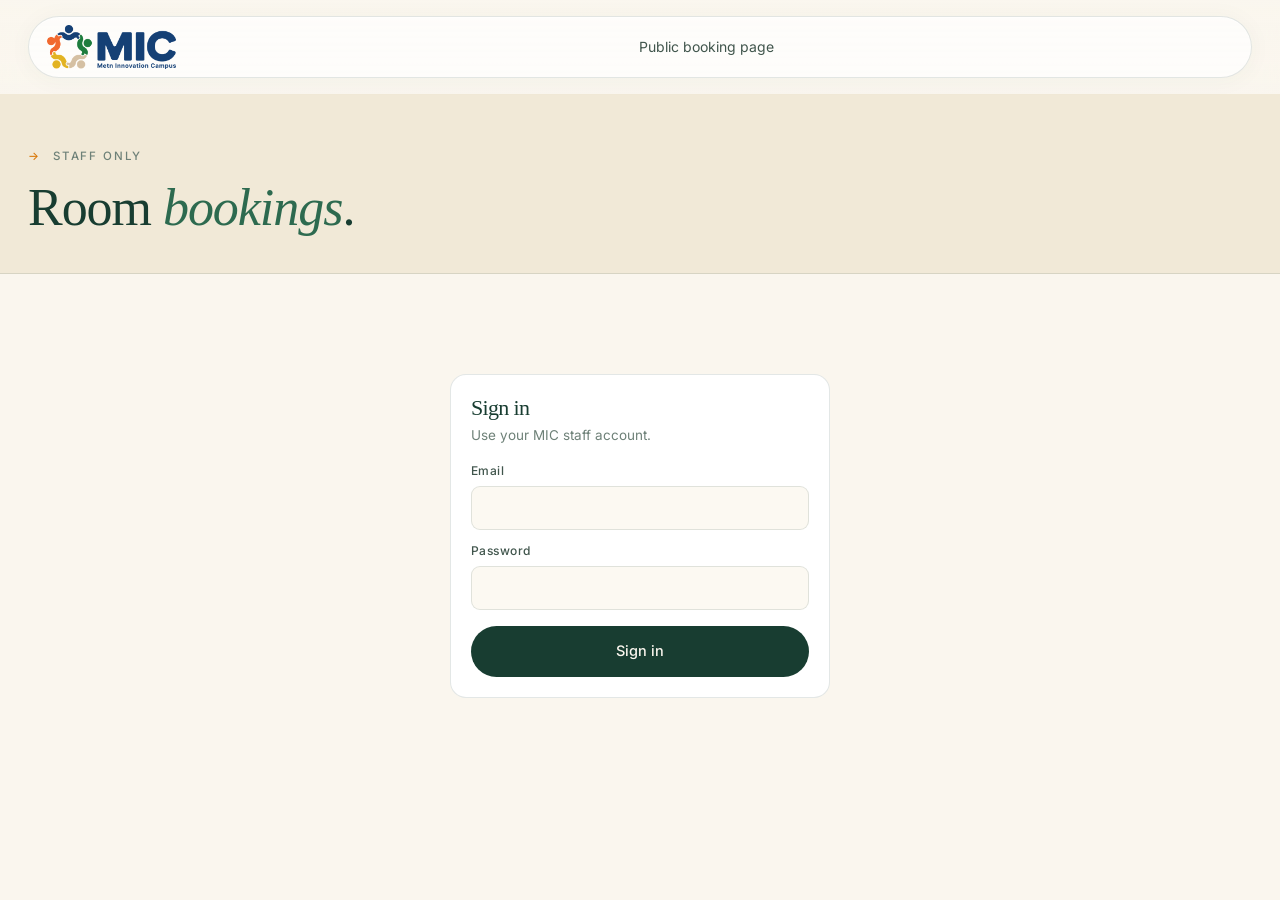
<file: booking-admin.html>
<!DOCTYPE html>
<html lang="en">
<head>
<meta charset="UTF-8" />
<meta name="viewport" content="width=device-width, initial-scale=1, viewport-fit=cover" />
<meta name="theme-color" content="#183D31" />
<!-- Google Tag Manager -->
<script>(function(w,d,s,l,i){w[l]=w[l]||[];w[l].push({'gtm.start':
new Date().getTime(),event:'gtm.js'});var f=d.getElementsByTagName(s)[0],
j=d.createElement(s),dl=l!='dataLayer'?'&l='+l:'';j.async=true;j.src=
'https://www.googletagmanager.com/gtm.js?id='+i+dl;f.parentNode.insertBefore(j,f);
})(window,document,'script','dataLayer','GTM-WMMGBC8G');</script>
<!-- End Google Tag Manager -->
<!-- Google tag (gtag.js) -->
<script async src="https://www.googletagmanager.com/gtag/js?id=AW-18478405754"></script>
<script>
  window.dataLayer = window.dataLayer || [];
  function gtag(){dataLayer.push(arguments);}
  gtag('js', new Date());

  gtag('config', 'AW-18478405754');
</script>
<title>Bookings — MIC admin</title>
<meta name="robots" content="noindex, nofollow" />
<link rel="preconnect" href="https://fonts.googleapis.com" />
<link rel="preconnect" href="https://fonts.gstatic.com" crossorigin />
<link rel="icon" type="image/png" href="mic-icon-128.png" />
<link rel="stylesheet" href="styles.css" />
<link rel="stylesheet" href="booking.css" />
</head>
<body>
<header class="nav-wrap">
  <nav class="nav" aria-label="Main">
    <a href="index.html" class="nav-brand"><img src="mic-lockup-horizontal.png" alt="Metn Innovation Campus — MIC"/></a>
    <div class="nav-links"><a href="booking.html">Public booking page</a></div>
    <div class="nav-cta">
      <button class="btn btn--ghost" id="admOut" hidden style="padding:8px 16px;font-size:13px;">Sign out</button>
    </div>
  </nav>
</header>

<section class="bk-head">
  <div class="container">
    <span class="eyebrow"><span class="num">&rarr;</span> Staff only</span>
    <h1>Room <em>bookings</em>.</h1>
  </div>
</section>

<section class="container bk-wrap">
  <div id="admMsg"></div>

  <!-- sign in -->
  <div class="bk-panel adm-login" id="admLogin">
    <h3 style="font-family:var(--serif);font-size:22px;color:var(--cedar);margin:0 0 4px;">Sign in</h3>
    <p class="bk-muted" style="margin-bottom:16px;">Use your MIC staff account.</p>
    <form id="admForm">
      <div class="bk-field" style="margin-bottom:12px;">
        <label for="admEmail">Email</label>
        <input id="admEmail" type="email" required autocomplete="username"/>
      </div>
      <div class="bk-field" style="margin-bottom:16px;">
        <label for="admPass">Password</label>
        <input id="admPass" type="password" required autocomplete="current-password"/>
      </div>
      <button class="btn btn--primary btn--block" id="admGo" type="submit">Sign in</button>
    </form>
  </div>

  <!-- console -->
  <div id="admPanel" hidden>
    <div class="adm-tabs" id="admTabs">
      <button class="adm-tab" data-view="calendar"  aria-pressed="true">Calendar</button>
      <button class="adm-tab" data-view="pending"   aria-pressed="false">Pending <span class="c" id="cPending">0</span></button>
      <button class="adm-tab" data-view="waitlist"  aria-pressed="false">Waitlist <span class="c" id="cWait">0</span></button>
      <button class="adm-tab" data-view="confirmed" aria-pressed="false">Confirmed <span class="c" id="cConf">0</span></button>
      <button class="adm-tab" data-view="all"       aria-pressed="false">Everything</button>
      <button class="adm-tab" data-view="add"       aria-pressed="false">+ Add booking</button>
      <button class="adm-tab" data-view="tasks"     aria-pressed="false">Staff tasks <span class="c" id="cTasks">0</span></button>
      <button class="adm-tab" data-view="menu"      aria-pressed="false">Catering &amp; extras</button>
      <button class="adm-tab" data-view="staff"     aria-pressed="false">Staff</button>
    </div>

    <!-- ============ calendar ============ -->
    <div id="admCal" hidden>
      <div class="adm-calwrap">
        <div class="bk-cal adm-cal">
          <div class="bk-cal-top">
            <strong id="admMonth">&nbsp;</strong>
            <div class="bk-nav">
              <button type="button" id="admPrev" aria-label="Previous month">&#8249;</button>
              <button type="button" id="admToday" style="width:auto;padding:0 12px;font-size:12px;">Today</button>
              <button type="button" id="admNext" aria-label="Next month">&#8250;</button>
            </div>
          </div>
          <div class="adm-roomfilter">
            <button type="button" data-rf="all"      aria-pressed="true">Everything</button>
            <button type="button" data-rf="meeting"  aria-pressed="false">Meeting</button>
            <button type="button" data-rf="workshop" aria-pressed="false">Workshop</button>
            <button type="button" data-rf="event"    aria-pressed="false" id="rfEvent" hidden>Events</button>
          </div>
          <div class="bk-grid" id="admDow"></div>
          <div class="bk-grid" id="admDays"></div>
          <div class="bk-key">
            <span><i style="background:var(--amber)"></i>Pending</span>
            <span><i style="background:var(--cedar-light)"></i>Confirmed</span>
            <span><i style="background:var(--blue)"></i>Blocked</span>
            <span><i style="background:var(--rose)"></i>Waitlist</span>
          </div>
        </div>
        <div class="adm-dayview" id="admDayView">
          <p class="bk-muted">Pick a day to see what is booked.</p>
        </div>
      </div>
    </div>

    <!-- ============ add a booking ============ -->
    <div id="admAdd" hidden>
      <div class="bk-panel" style="max-width:640px;">
        <div class="bk-field" style="margin-bottom:14px;">
          <label>What is this?</label>
          <div class="bk-setup" id="addKind">
            <button type="button" data-kind="booking" aria-pressed="true">A booking<span>taken by phone, email or in person</span></button>
            <button type="button" data-kind="blocked" aria-pressed="false">Close the room<span>maintenance, private use, holiday</span></button>
          </div>
        </div>

        <div class="bk-row">
          <div class="bk-field">
            <label for="addRoom">Room</label>
            <select id="addRoom"><option value="meeting">Meeting Room</option><option value="workshop">Workshop Room</option><option value="event" id="addRoomEvent" hidden disabled>Event Space</option></select>
          </div>
          <div class="bk-field">
            <label for="addDate">Date</label>
            <input id="addDate" type="date"/>
          </div>
        </div>

        <div class="bk-field" id="addFacRow" style="margin-bottom:14px;" hidden>
          <label>Spaces</label>
          <div class="pick-list" id="addFac"></div>
        </div>

        <div class="bk-field" style="margin-bottom:14px;">
          <label>Time <span class="bk-muted" id="addSlotHint">pick one or more</span></label>
          <div id="addSlots" class="bk-slots"></div>
        </div>

        <div id="addWho">
          <div class="bk-row">
            <div class="bk-field">
              <label for="addName">Name</label>
              <input id="addName" type="text" maxlength="120" placeholder="Who the room is for"/>
            </div>
            <div class="bk-field">
              <label for="addPhone">Phone</label>
              <input id="addPhone" type="tel" maxlength="40" placeholder="71 123 456"/>
            </div>
          </div>
          <div class="bk-row">
            <div class="bk-field">
              <label for="addEmail">Email <span class="bk-muted">(optional)</span></label>
              <input id="addEmail" type="email" maxlength="200" placeholder="Optional"/>
            </div>
            <div class="bk-field">
              <label for="addOrg">Company <span class="bk-muted">(optional)</span></label>
              <input id="addOrg" type="text" maxlength="120" placeholder="Optional"/>
            </div>
          </div>
          <div class="bk-row bk-row--1" id="addEventRow" hidden>
            <div class="bk-field">
              <label for="addEvent">Name of the event</label>
              <input id="addEvent" type="text" maxlength="120" placeholder="e.g. Founders meetup"/>
            </div>
          </div>
          <div class="ev-partner" id="addPartnerRow" hidden>
            <label class="tk-again"><input type="checkbox" id="addPartner"/> Partnership with MIC</label>
            <label class="tk-again" id="addFreeRow" hidden><input type="checkbox" id="addFree"/> Free of charge</label>
          </div>
          <div class="bk-row" id="addSetupRow" hidden>
            <div class="bk-field" style="grid-column:1/-1;">
              <label>Setup</label>
              <div class="bk-setup" id="addSetup">
                <button type="button" data-s="ushape" aria-pressed="false">U&#8209;shape<span>up to 30</span></button>
                <button type="button" data-s="classroom" aria-pressed="false">Classroom<span>up to 40</span></button>
              </div>
            </div>
          </div>
          <div class="bk-row">
            <div class="bk-field">
              <label for="addHeads">People</label>
              <input id="addHeads" type="number" min="1" max="40" placeholder="e.g. 10"/>
              <div class="hint" id="addCapHint"></div>
            </div>
            <div class="bk-field">
              <label for="addCat">Refreshments</label>
              <select id="addCat">
                <option value="none">None</option>
                <option value="refreshments">Refreshments &mdash; $3 pp</option>
                <option value="coffee_break">Coffee break &mdash; $5 pp</option>
                <option value="premium">Premium coffee break &mdash; $10 pp</option>
                <option value="meal">Meal break &mdash; on request</option>
              </select>
            </div>
          </div>
        </div>

        <div class="bk-row bk-row--1">
          <div class="bk-field">
            <label for="addNote">Note <span class="bk-muted">(only you see this)</span></label>
            <input id="addNote" type="text" maxlength="200" placeholder="Paid in cash / holding for Amanda / annual maintenance"/>
          </div>
        </div>

        <div class="bk-line" style="padding:10px 0 14px;border-top:1px solid var(--line);margin-top:4px;">
          <span>Estimated charge</span><span id="addTotal">&mdash;</span>
        </div>
        <button class="btn btn--primary btn--block" id="addGo">Add to the calendar</button>
        <p class="bk-note">This goes straight in as confirmed, so the slot closes on the public calendar immediately.</p>
      </div>
    </div>


    <!-- ============ catering and extras catalogue ============ -->
    <div id="admMenu" hidden>
      <p class="bk-muted" style="max-width:62ch;margin-bottom:18px;">
        Everything here appears on the public booking page as soon as you save it. Leave a price
        empty to mean <em>quoted on request</em>. Switch something off to retire it without losing
        the bookings that already used it.
      </p>
      <div id="menuGroups"></div>

      <div class="bk-panel" style="max-width:640px;margin-top:22px;">
        <h4 style="font-family:var(--serif);font-size:19px;color:var(--cedar);margin:0 0 14px;">Add something new</h4>
        <div class="bk-row">
          <div class="bk-field">
            <label for="newKind">Where it goes</label>
            <select id="newKind">
              <option value="package">Catering package &mdash; picked on its own</option>
              <option value="item">Catering item &mdash; for building your own</option>
              <option value="extra">Equipment or service</option>
            </select>
          </div>
          <div class="bk-field">
            <label for="newName">Name</label>
            <input id="newName" type="text" maxlength="80" placeholder="e.g. Lebanese breakfast"/>
          </div>
        </div>
        <div class="bk-row bk-row--1">
          <div class="bk-field">
            <label for="newDesc">Description <span class="bk-muted">(optional)</span></label>
            <input id="newDesc" type="text" maxlength="200" placeholder="What it includes"/>
          </div>
        </div>
        <div class="bk-row">
          <div class="bk-field">
            <label for="newPrice">Price <span class="bk-muted">(leave empty for on request)</span></label>
            <input id="newPrice" type="number" min="0" step="0.5" placeholder="e.g. 5"/>
          </div>
          <div class="bk-field">
            <label for="newUnit">Charged</label>
            <select id="newUnit">
              <option value="per_person">per person</option>
              <option value="flat">once, flat</option>
              <option value="per_hour">per hour</option>
            </select>
          </div>
        </div>
        <button class="btn btn--primary" id="newGo">Add it</button>
      </div>
    </div>

    <!-- ============ tasks for staff ============ -->
    <div id="admTasks" hidden>
      <div class="tk-wrap">
        <div class="bk-panel tk-form" id="tkForm">
          <h4 id="tkFormTitle">New task for staff</h4>
          <div class="tk-link" id="tkLink" hidden></div>
          <div class="bk-field">
            <label for="tkTitle">What needs doing</label>
            <input id="tkTitle" type="text" maxlength="160" placeholder="e.g. Set the workshop room in U-shape"/>
          </div>
          <div class="bk-field">
            <label for="tkDetails">Details <span class="bk-muted">(optional)</span></label>
            <textarea id="tkDetails" maxlength="1000" rows="3" placeholder="Where, how many, anything to watch out for"></textarea>
          </div>
          <div class="bk-row">
            <div class="bk-field">
              <label for="tkWho">For</label>
              <select id="tkWho"></select>
            </div>
            <div class="bk-field">
              <label for="tkDue">Due <span class="bk-muted">(optional)</span></label>
              <input id="tkDue" type="datetime-local"/>
            </div>
          </div>
          <div class="bk-field" style="margin-bottom:16px;">
            <label>Priority</label>
            <div class="bk-setup" id="tkPrio">
              <button type="button" data-p="normal" aria-pressed="true">Normal<span>one notification</span></button>
              <button type="button" data-p="urgent" aria-pressed="false">Urgent<span>stays on screen, rings 3 times</span></button>
            </div>
          </div>
          <label class="pick tk-again" id="tkAgainRow" hidden><input type="checkbox" id="tkAgain"/> Notify staff about this change</label>
          <button class="btn btn--primary btn--block" id="tkGo" type="button">Send to staff</button>
          <button class="tk-cancel" id="tkCancel" type="button" hidden>Cancel editing</button>
          <p class="bk-note">Staff see it on the tablet straight away. A device with notifications on also gets a notification, even with the screen off.</p>
        </div>
        <div class="tk-lists">
          <div id="tkSetup" hidden></div>
          <h4 class="tk-h">Open <span class="bk-muted" id="tkOpenN"></span></h4>
          <div id="tkOpen"></div>
          <h4 class="tk-h">Done <span class="bk-muted">(last 30 days)</span></h4>
          <div id="tkDone"></div>
        </div>
      </div>
    </div>

    <!-- ============ who has access ============ -->
    <div id="admStaff" hidden>
      <div class="bk-panel nt-box" id="ntBox">
        <h4 class="tk-h" style="margin-top:0;">Notifications</h4>
        <div id="ntBody"><p class="bk-muted">Checking&hellip;</p></div>
      </div>
      <p class="bk-muted" style="max-width:66ch;margin-bottom:18px;">
        <b>Admins</b> use this console. <b>Staff</b> use the tablet screen at
        <a href="/staff" target="_blank" rel="noopener">mic-lb.com/staff</a>: they see bookings and tasks, and can
        mark tasks done. Nothing else.
      </p>
      <div id="stfList"></div>
      <div class="bk-panel" style="max-width:640px;margin-top:22px;">
        <h4 class="tk-h" style="margin-top:0;">Add a person</h4>
        <ol class="tk-steps">
          <li>In Supabase, open <b>Authentication &rarr; Users &rarr; Add user &rarr; Create new user</b>. Enter their email and a password, and tick <b>Auto Confirm User</b>.</li>
          <li>Add the same email here.</li>
        </ol>
        <div class="bk-row">
          <div class="bk-field">
            <label for="stfEmail">Email</label>
            <input id="stfEmail" type="email" maxlength="200" placeholder="frontdesk@mic-lb.com" autocapitalize="off" spellcheck="false"/>
          </div>
          <div class="bk-field">
            <label for="stfName">Name</label>
            <input id="stfName" type="text" maxlength="80" placeholder="First name is enough"/>
          </div>
        </div>
        <div class="bk-field" style="margin-bottom:16px;">
          <label>Access</label>
          <div class="bk-setup" id="stfRole">
            <button type="button" data-r="viewer" aria-pressed="true">Staff<span>tablet: bookings and tasks</span></button>
            <button type="button" data-r="admin" aria-pressed="false">Admin<span>everything in this console</span></button>
          </div>
        </div>
        <button class="btn btn--primary" id="stfGo" type="button">Add</button>
      </div>
    </div>

    <div id="admList"></div>
  </div>
</section>

<script src="booking-admin.js"></script>
</body>
</html>
</file>
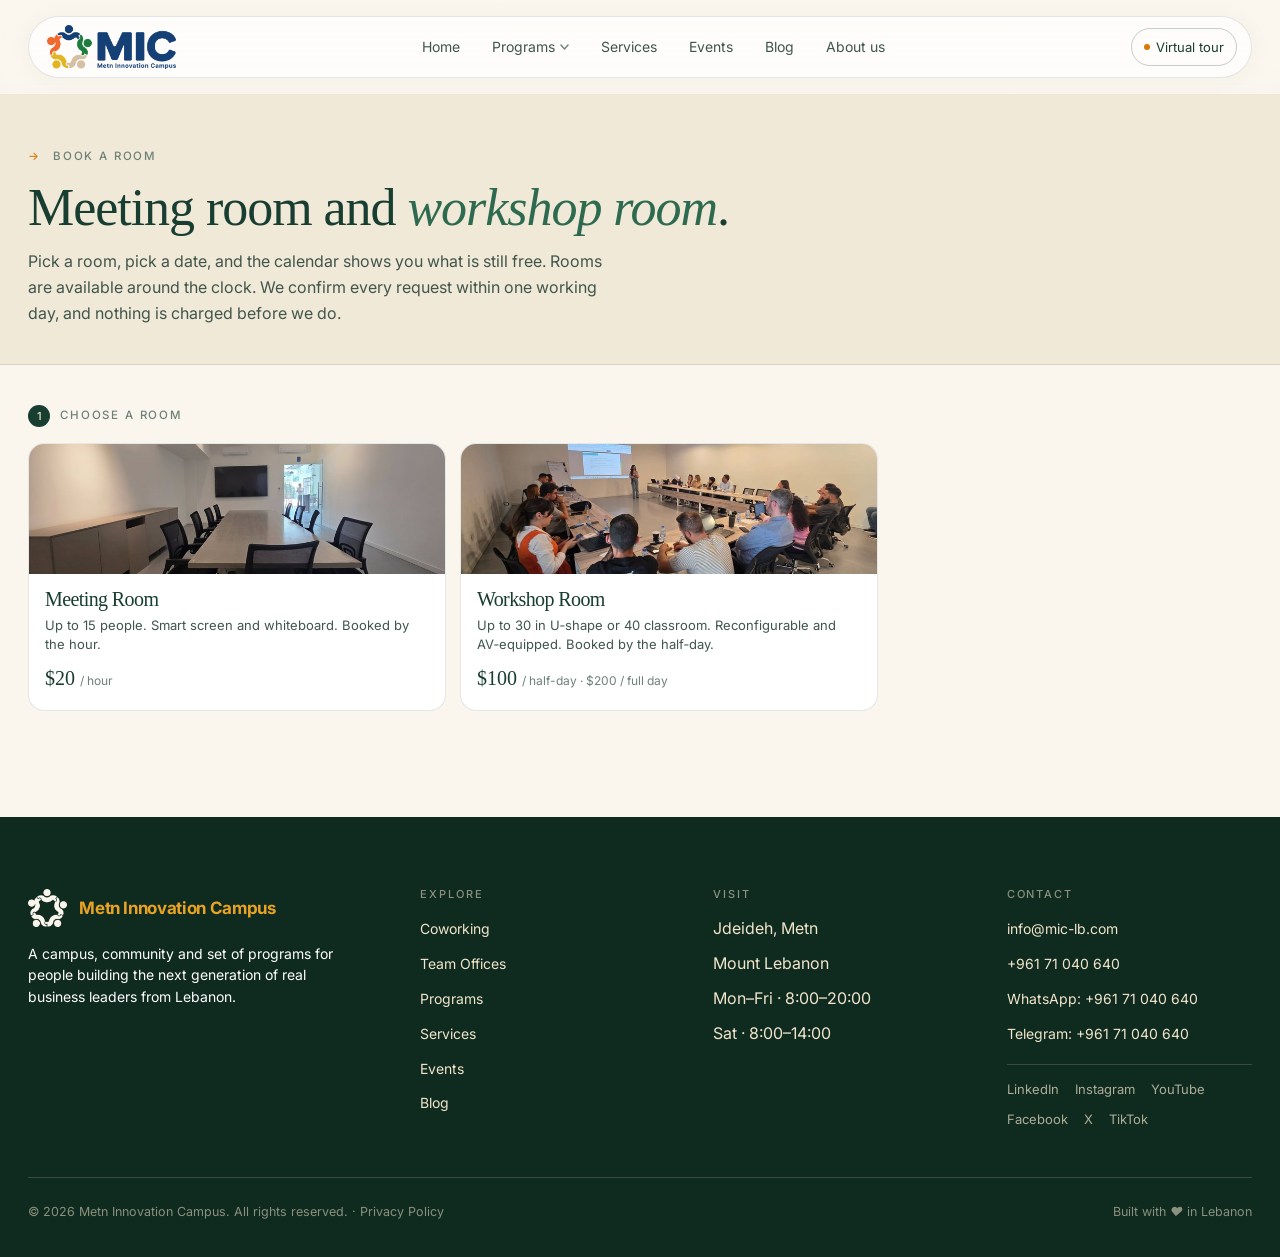
<file: booking.html>
<!DOCTYPE html>
<html lang="en">
<head>
<meta charset="UTF-8" />
<meta name="viewport" content="width=device-width, initial-scale=1, viewport-fit=cover" />
<meta name="theme-color" content="#183D31" />
<!-- Google Tag Manager -->
<script>(function(w,d,s,l,i){w[l]=w[l]||[];w[l].push({'gtm.start':
new Date().getTime(),event:'gtm.js'});var f=d.getElementsByTagName(s)[0],
j=d.createElement(s),dl=l!='dataLayer'?'&l='+l:'';j.async=true;j.src=
'https://www.googletagmanager.com/gtm.js?id='+i+dl;f.parentNode.insertBefore(j,f);
})(window,document,'script','dataLayer','GTM-WMMGBC8G');</script>
<!-- End Google Tag Manager -->
<!-- Google tag (gtag.js) -->
<script async src="https://www.googletagmanager.com/gtag/js?id=AW-18478405754"></script>
<script>
  window.dataLayer = window.dataLayer || [];
  function gtag(){dataLayer.push(arguments);}
  gtag('js', new Date());

  gtag('config', 'AW-18478405754');
</script>
<title>Book a Room — Metn Innovation Campus</title>
<meta name="description" content="Check live availability and book the meeting room or workshop room at Metn Innovation Campus in Jdeideh. Hourly and half-day slots, catering options, instant request." />
<link rel="preconnect" href="https://fonts.googleapis.com" />
<link rel="preconnect" href="https://fonts.gstatic.com" crossorigin />
<link rel="icon" type="image/png" href="mic-icon-128.png" />
<link rel="apple-touch-icon" href="mic-icon-128.png" />
<link rel="stylesheet" href="styles.css" />
<link rel="stylesheet" href="booking.css" />
<!-- Plausible Analytics -->
<script defer data-domain="mic-lb.com" src="https://plausible.io/js/script.js"></script>
</head>
<body>
<!-- Google Tag Manager (noscript) -->
<noscript><iframe src="https://www.googletagmanager.com/ns.html?id=GTM-WMMGBC8G"
height="0" width="0" style="display:none;visibility:hidden"></iframe></noscript>
<!-- End Google Tag Manager (noscript) -->

<svg width="0" height="0" style="position:absolute" aria-hidden="true">
  <defs>
    <symbol id="arr" viewBox="0 0 16 16"><path d="M 4 12 L 12 4 M 6 4 L 12 4 L 12 10" stroke="currentColor" stroke-width="1.4" fill="none" stroke-linecap="round" stroke-linejoin="round"/></symbol>
    <symbol id="close" viewBox="0 0 16 16"><path d="M 4 4 L 12 12 M 12 4 L 4 12" stroke="currentColor" stroke-width="1.6" fill="none" stroke-linecap="round"/></symbol>
    <symbol id="check" viewBox="0 0 24 24"><path d="M 5 12 L 10 17 L 19 7" stroke="currentColor" stroke-width="2.4" fill="none" stroke-linecap="round" stroke-linejoin="round"/></symbol>
  </defs>
</svg>

<header class="nav-wrap">
  <nav class="nav" aria-label="Main">
    <a href="index.html" class="nav-brand"><img src="mic-lockup-horizontal.png" alt="Metn Innovation Campus — MIC"/></a>
    <div class="nav-links">
      <a href="index.html">Home</a>
      <div class="nav-item nav-item--has-dropdown">
        <a href="programs.html">Programs<svg class="nav-caret" width="9" height="6" viewBox="0 0 9 6" aria-hidden="true"><path d="M1 1l3.5 4L8 1" fill="none" stroke="currentColor" stroke-width="1.5" stroke-linecap="round" stroke-linejoin="round"/></svg></a>
        <div class="nav-dropdown" role="menu">
          <div class="nav-dropdown-inner">
            <a href="programs.html#pre-incubation" role="menuitem">Pre-incubation</a>
            <a href="programs.html#incubation" role="menuitem">Incubation</a>
            <a href="programs.html#acceleration" role="menuitem">Acceleration</a>
          </div>
        </div>
      </div>
      <a href="services.html">Services</a>
      <a href="events.html">Events</a>
      <a href="blog.html">Blog</a>
      <a href="about.html">About us</a>
    </div>
    <div class="nav-cta">
      <button class="nav-tour" data-modal="modal-tour" aria-label="Take a virtual tour">
        <span class="dot" aria-hidden="true"></span>
        Virtual tour
      </button>
      <button class="nav-burger" id="navBurger" aria-label="Open menu" aria-expanded="false">
        <span></span><span></span>
      </button>
    </div>
  </nav>
</header>

<div class="mobile-menu" id="mobileMenu" aria-hidden="true">
  <a href="index.html">Home</a>
  <a href="programs.html">Programs</a>
  <a href="programs.html#pre-incubation" class="sub">Pre-incubation</a>
  <a href="programs.html#incubation" class="sub">Incubation</a>
  <a href="programs.html#acceleration" class="sub">Acceleration</a>
  <a href="services.html">Services</a>
  <a href="events.html">Events</a>
  <a href="blog.html">Blog</a>
  <a href="about.html">About us</a>
  <div class="mobile-actions">
    <button class="btn btn--ghost" data-modal="modal-tour">Virtual tour</button>
  </div>
</div>

<section class="bk-head">
  <div class="container">
    <span class="eyebrow"><span class="num">&rarr;</span> Book a room</span>
    <h1>Meeting room and <em>workshop room</em>.</h1>
    <p>
      Pick a room, pick a date, and the calendar shows you what is still free. Rooms are available
      around the clock. We confirm every request within one working day, and nothing is charged
      before we do.
    </p>
  </div>
</section>

<section class="container bk-wrap">
  <div id="bkApp" class="bk-cols">

    <div>
      <div id="bkMsg"></div>

      <!-- 1 room -->
      <div class="bk-step">
        <div class="bk-step-label"><span class="n">1</span> Choose a room</div>
        <div class="bk-rooms">
          <button type="button" class="bk-room" data-room="meeting" aria-pressed="false">
            <img src="pkg-meeting.jpg" alt="The meeting room at MIC" loading="lazy"/>
            <div class="b">
              <h3>Meeting Room</h3>
              <div class="meta">Up to 15 people. Smart screen and whiteboard. Booked by the hour.</div>
              <div class="rate">$20 <span>/ hour</span></div>
            </div>
          </button>
          <button type="button" class="bk-room" data-room="workshop" aria-pressed="false">
            <img src="pkg-workshop.jpg" alt="The workshop room at MIC" loading="lazy"/>
            <div class="b">
              <h3>Workshop Room</h3>
              <div class="meta">Up to 30 in U&#8209;shape or 40 classroom. Reconfigurable and AV&#8209;equipped. Booked by the half&#8209;day.</div>
              <div class="rate">$100 <span>/ half-day &middot; $200 / full day</span></div>
            </div>
          </button>
          <button type="button" class="bk-room bk-room--wide" data-room="event" aria-pressed="false" id="bkEventTile" hidden>
            <img src="events-hero-bg.jpg" alt="An event at MIC" loading="lazy"/>
            <div class="b">
              <h3>Event Space</h3>
              <div class="meta">One or more spaces for your event: the open coworking space, the workshop room, the outdoor playground, the kitchen and the coffee shop. Booked by the hour, at any time of day.</div>
              <div class="rate" id="bkEventRate">On request <span>/ priced for your event</span></div>
            </div>
          </button>
        </div>

        <div class="bk-panel bk-fac" id="bkFacPanel" hidden>
          <h4>Which spaces?</h4>
          <p class="bk-muted">Pick one or more. Each space hosts one event at a time; the outdoor playground can be shared by two.</p>
          <div id="bkFac" class="pick-list"></div>
        </div>
      </div>

      <!-- 2 date -->
      <div class="bk-step" id="bkStepDate" hidden>
        <div class="bk-step-label"><span class="n">2</span> Pick a date</div>
        <div class="bk-cal">
          <div class="bk-cal-top">
            <strong id="bkMonth">&nbsp;</strong>
            <div class="bk-nav">
              <button type="button" id="bkPrev" aria-label="Previous month">&#8249;</button>
              <button type="button" id="bkNext" aria-label="Next month">&#8250;</button>
            </div>
          </div>
          <div class="bk-grid" id="bkDow"></div>
          <div class="bk-grid" id="bkDays"></div>
          <div class="bk-key">
            <span><i style="background:var(--amber)"></i>Partly booked</span>
            <span><i style="background:var(--rose)"></i>Fully booked</span>
            <span><i style="background:var(--cedar)"></i>Selected</span>
          </div>
        </div>
      </div>

      <!-- 3 slots -->
      <div class="bk-step" id="bkStepSlots" hidden>
        <div class="bk-step-label"><span class="n">3</span> Pick your time</div>
        <div class="bk-panel">
          <p class="bk-muted" id="bkSlotHint" style="margin-bottom:12px;"></p>
          <div id="bkSlots" class="bk-slots"></div>
        </div>
      </div>

      <!-- 4 details -->
      <div class="bk-step" id="bkStepForm" hidden>
        <div class="bk-step-label"><span class="n">4</span> Your details</div>
        <div class="bk-panel">
          <form id="bkForm" novalidate>
            <div class="bk-row">
              <div class="bk-field">
                <label for="bkName">Full name</label>
                <input id="bkName" name="name" type="text" required maxlength="120" autocomplete="name" placeholder="Your name"/>
              </div>
              <div class="bk-field">
                <label for="bkPhone">Phone</label>
                <input id="bkPhone" name="phone" type="tel" required maxlength="40" autocomplete="tel" placeholder="71 123 456"/>
              </div>
            </div>
            <div class="bk-row">
              <div class="bk-field">
                <label for="bkEmail">Email</label>
                <input id="bkEmail" name="email" type="email" required maxlength="200" autocomplete="email" placeholder="you@email.com"/>
              </div>
              <div class="bk-field">
                <label for="bkOrg">Company or team <span class="bk-muted">(optional)</span></label>
                <input id="bkOrg" name="org" type="text" maxlength="120" autocomplete="organization" placeholder="Optional"/>
              </div>
            </div>

            <div class="bk-row" id="bkSetupRow" hidden>
              <div class="bk-field" style="grid-column:1/-1;">
                <label>Room setup</label>
                <div class="bk-setup">
                  <button type="button" data-setup="ushape" aria-pressed="false">U&#8209;shape<span>up to 30</span></button>
                  <button type="button" data-setup="classroom" aria-pressed="false">Classroom<span>up to 40</span></button>
                </div>
              </div>
            </div>

            <div class="bk-row bk-row--1" id="bkEventRow" hidden>
              <div class="bk-field">
                <label for="bkEvent">Name of the event</label>
                <input id="bkEvent" name="event" type="text" maxlength="120" placeholder="e.g. Product launch, alumni dinner"/>
              </div>
            </div>

            <div class="bk-row bk-row--1">
              <div class="bk-field">
                <label for="bkHeads">How many people</label>
                <input id="bkHeads" name="headcount" type="number" min="1" max="40" required placeholder="e.g. 12" style="max-width:220px;"/>
                <div class="hint" id="bkCapHint"></div>
              </div>
            </div>

            <div class="bk-row bk-row--1" id="bkMenuRow">
              <div class="bk-field">
                <label>Refreshments and equipment <span class="bk-muted">(optional)</span></label>
                <div id="bkMenu"><p class="bk-muted" style="font-size:13px;">Loading the menu&hellip;</p></div>
              </div>
            </div>


            <div class="bk-row bk-row--1">
              <div class="bk-field">
                <label for="bkNotes">Anything we should set up <span class="bk-muted">(optional)</span></label>
                <textarea id="bkNotes" name="notes" rows="3" maxlength="2000" placeholder="Projector, flipchart, a particular layout, an arrival time outside normal hours&hellip;"></textarea>
              </div>
            </div>

            <div class="bk-hp" aria-hidden="true"><input name="mic_hp_leave_blank" type="text" tabindex="-1" autocomplete="off"/></div>
            <button type="submit" class="btn btn--primary btn--block" id="bkSubmit">Request this booking &rarr;</button>
          </form>
        </div>
      </div>
    </div>

    <!-- summary -->
    <aside class="bk-sum" id="bkSummary" hidden>
      <h3>Your booking</h3>
      <div id="bkSumBody"></div>
      <div class="bk-total">
        <small>Estimated total</small>
        <b id="bkTotal">&mdash;</b>
      </div>
      <p class="bk-note" id="bkTotalNote">
        An estimate, not an invoice. We confirm availability and the final figure within one working
        day, and nothing is charged before you agree it.
      </p>
    </aside>
  </div>

  <div id="bkDone" class="bk-done" hidden>
    <div class="tick"><svg width="30" height="30" viewBox="0 0 24 24"><path d="M 5 12 L 10 17 L 19 7" stroke="currentColor" stroke-width="2.4" fill="none" stroke-linecap="round" stroke-linejoin="round"/></svg></div>
    <h2 id="bkDoneTitle">Request received.</h2>
    <p id="bkDoneText"></p>
    <p style="margin-top:18px;"><a class="btn btn--ghost" href="booking.html">Make another booking</a></p>
  </div>
</section>


<!-- Netlify picks its form fields up from this static declaration. It is never
     shown and never submitted by hand: booking.js posts a copy here after a
     booking reaches the database, so Netlify can email the team. -->
<form name="room-booking" data-netlify="true" data-netlify-honeypot="bot-field" hidden>
  <input type="hidden" name="form-name" value="room-booking"/>
  <input type="text" name="bot-field"/>
  <input type="text" name="room"/>
  <input type="text" name="event"/>
  <input type="text" name="date"/>
  <input type="text" name="time"/>
  <input type="text" name="request"/>
  <input type="text" name="name"/>
  <input type="email" name="email"/>
  <input type="tel"  name="phone"/>
  <input type="text" name="org"/>
  <input type="text" name="people"/>
  <input type="text" name="setup"/>
  <input type="text" name="catering"/>
  <input type="text" name="special"/>
  <input type="text" name="estimate"/>
  <textarea name="notes"></textarea>
</form>

<footer class="footer">
  <div class="container">
    <div class="footer-grid">
      <div class="footer-brand">
        <div class="nav-brand"><img src="mic-icon-white.png" alt="MIC icon"/>Metn Innovation Campus</div>
        <p>A campus, community and set of programs for people building the next generation of real business leaders from Lebanon.</p>
      </div>
      <div class="footer-col">
        <h5>Explore</h5>
        <ul>
          <li><a href="index.html#coworking">Coworking</a></li>
          <li><a href="index.html#offices">Team Offices</a></li>
          <li><a href="programs.html">Programs</a></li>
          <li><a href="services.html">Services</a></li>
          <li><a href="events.html">Events</a></li>
          <li><a href="blog.html">Blog</a></li>
        </ul>
      </div>
      <div class="footer-col">
        <h5>Visit</h5>
        <ul>
          <li>Jdeideh, Metn</li>
          <li>Mount Lebanon</li>
          <li>Mon–Fri · 8:00–20:00</li>
          <li>Sat · 8:00–14:00</li>
        </ul>
      </div>
      <div class="footer-col">
        <h5>Contact</h5>
        <ul>
          <li><a href="mailto:info@mic-lb.com">info@mic-lb.com</a></li>
          <li><a href="tel:+96171040640">+961 71 040 640</a></li>
          <li><a href="https://wa.me/96171040640" target="_blank" rel="noopener">WhatsApp: +961 71 040 640</a></li>
          <li><a href="https://t.me/+96171040640" target="_blank" rel="noopener">Telegram: +961 71 040 640</a></li>
        </ul>
        <div class="footer-social">
          <a href="https://www.linkedin.com/company/metninnovationcampus" target="_blank" rel="noopener" aria-label="LinkedIn">LinkedIn</a>
          <a href="https://www.instagram.com/metninnovationcampus" target="_blank" rel="noopener" aria-label="Instagram">Instagram</a>
          <a href="https://www.youtube.com/@MetnInnovationCampus" target="_blank" rel="noopener" aria-label="YouTube">YouTube</a>
          <a href="https://www.facebook.com/metninnovationcampus" target="_blank" rel="noopener" aria-label="Facebook">Facebook</a>
          <a href="https://x.com/metninnovation" target="_blank" rel="noopener" aria-label="X">X</a>
          <a href="https://www.tiktok.com/@metninnovationcampus" target="_blank" rel="noopener" aria-label="TikTok">TikTok</a>
        </div>
      </div>
    </div>
    <div class="footer-bottom">
      <span>© 2026 Metn Innovation Campus. All rights reserved. · <a href="privacy.html">Privacy Policy</a></span>
      <span>Built with <em>♥</em> in Lebanon</span>
    </div>
  </div>
</footer>

<script src="scripts.js"></script>
<script src="booking.js"></script>
</body>
</html>
</file>
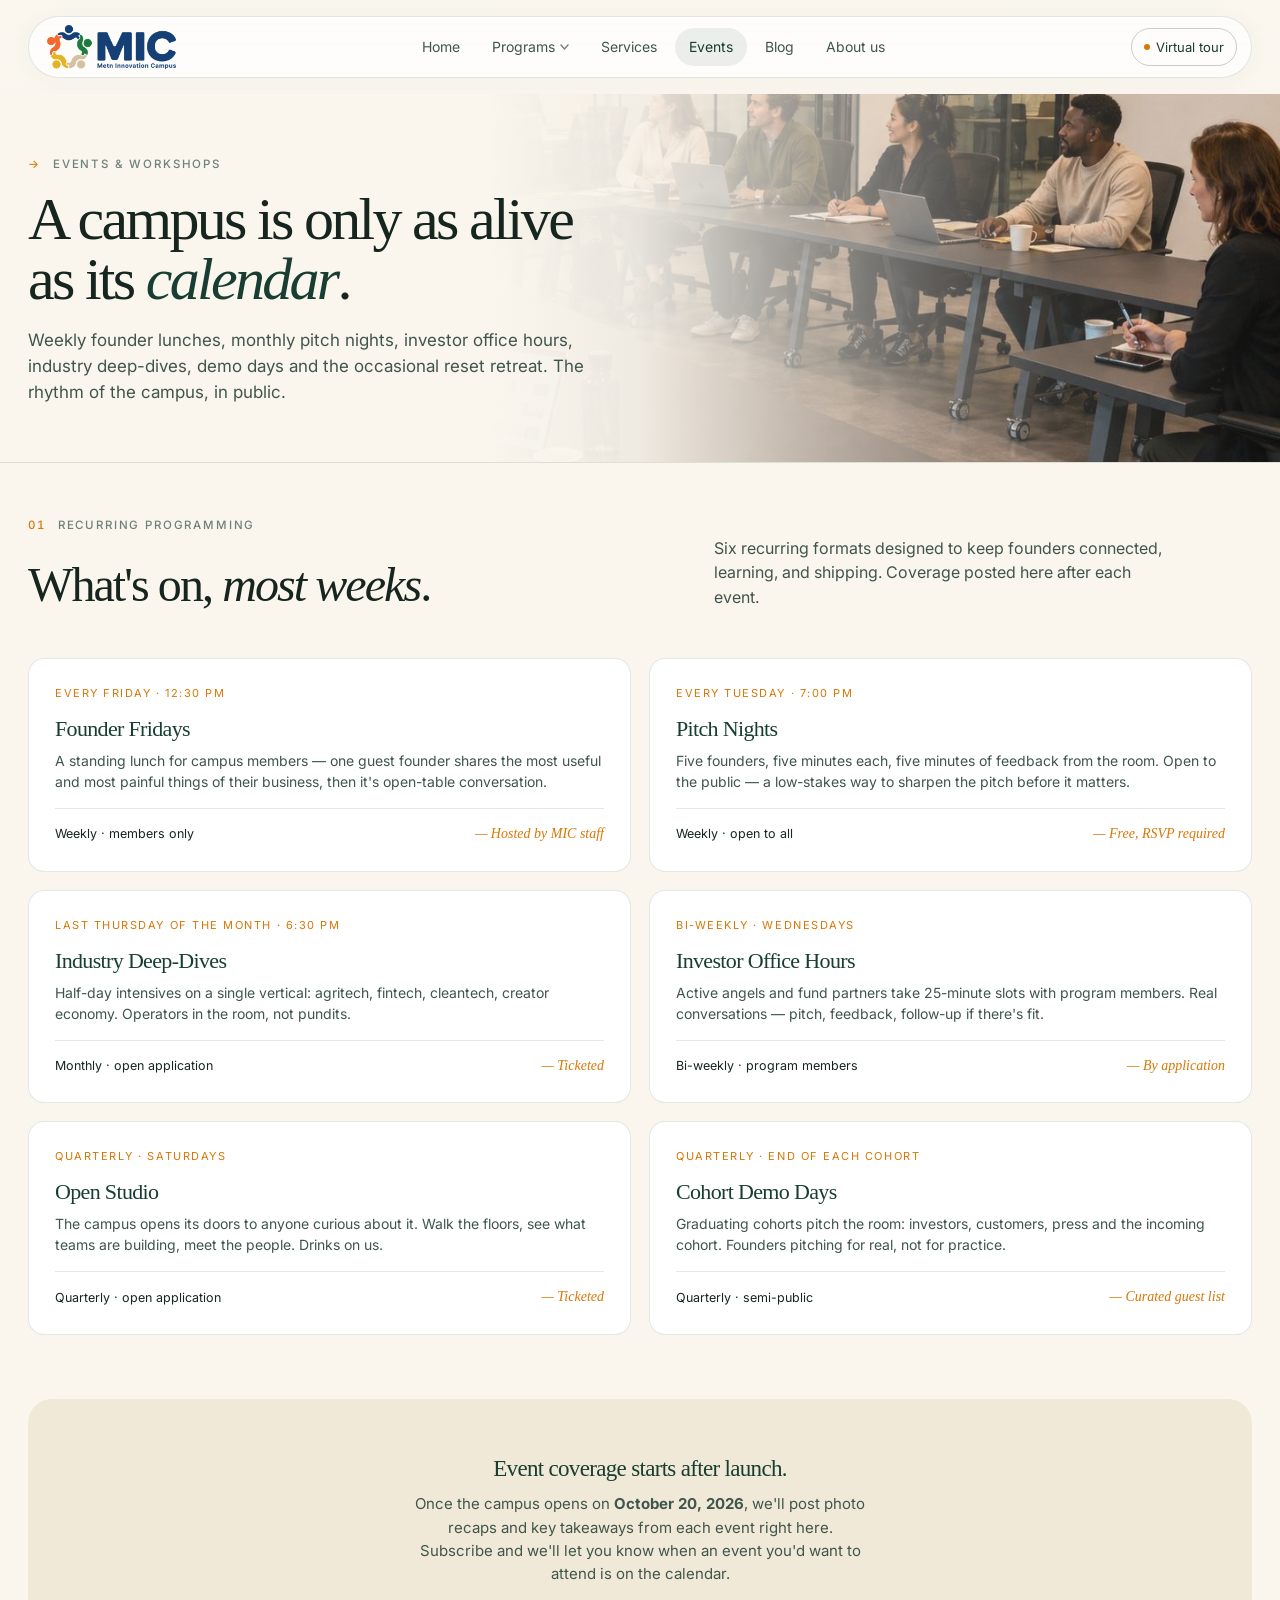
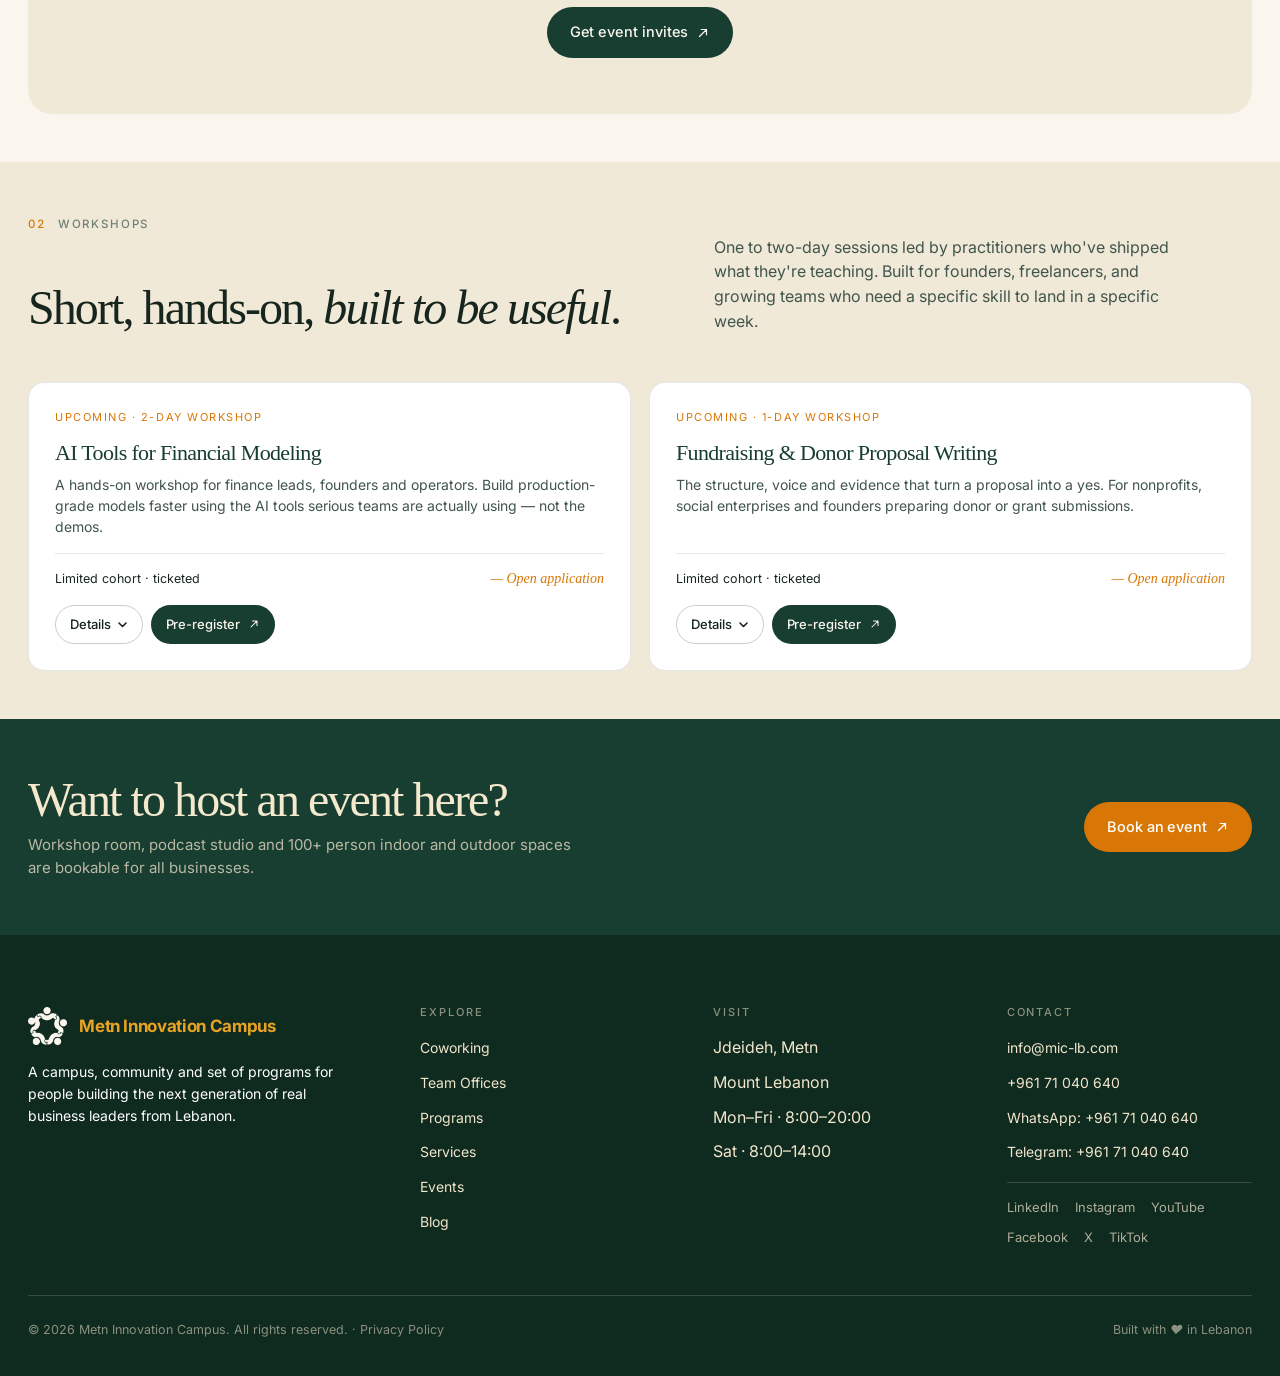
<file: events.html>
<!DOCTYPE html>
<html lang="en">
<head>
<meta charset="UTF-8" />
<meta name="viewport" content="width=device-width, initial-scale=1, viewport-fit=cover" />
<meta name="theme-color" content="#1B4332" />
<!-- Google Tag Manager -->
<script>(function(w,d,s,l,i){w[l]=w[l]||[];w[l].push({'gtm.start':
new Date().getTime(),event:'gtm.js'});var f=d.getElementsByTagName(s)[0],
j=d.createElement(s),dl=l!='dataLayer'?'&l='+l:'';j.async=true;j.src=
'https://www.googletagmanager.com/gtm.js?id='+i+dl;f.parentNode.insertBefore(j,f);
})(window,document,'script','dataLayer','GTM-WMMGBC8G');</script>
<!-- End Google Tag Manager -->
<!-- Google tag (gtag.js) -->
<script async src="https://www.googletagmanager.com/gtag/js?id=AW-18478405754"></script>
<script>
  window.dataLayer = window.dataLayer || [];
  function gtag(){dataLayer.push(arguments);}
  gtag('js', new Date());

  gtag('config', 'AW-18478405754');
</script>
<title>Events & Workshops — Metn Innovation Campus</title>
<meta name="description" content="The campus calendar: Founder Fridays, Pitch Nights, Industry Deep-Dives, Investor Office Hours, Open Studio, and Cohort Demo Days. Photo recaps and takeaways from each event posted after launch." />
<link rel="preconnect" href="https://fonts.googleapis.com" />
<link rel="preconnect" href="https://fonts.gstatic.com" crossorigin />
<link rel="preload" as="image" href="events-hero-bg.jpg" fetchpriority="high" />
<link rel="icon" type="image/png" href="mic-icon-128.png" />
<link rel="apple-touch-icon" href="mic-icon-128.png" />
<link rel="stylesheet" href="styles.css" />
<!-- Plausible Analytics -->
<script defer data-domain="mic-lb.com" src="https://plausible.io/js/script.js"></script>
<!-- Structured data: Organization -->
<script type="application/ld+json">
{
  "@context": "https://schema.org",
  "@type": "Organization",
  "@id": "https://mic-lb.com/#mic",
  "name": "Metn Innovation Campus",
  "alternateName": "MIC",
  "url": "https://mic-lb.com",
  "logo": "https://mic-lb.com/mic-icon-128.png",
  "email": "info@mic-lb.com"
}
</script>
</head>
<body>
<!-- Google Tag Manager (noscript) -->
<noscript><iframe src="https://www.googletagmanager.com/ns.html?id=GTM-WMMGBC8G"
height="0" width="0" style="display:none;visibility:hidden"></iframe></noscript>
<!-- End Google Tag Manager (noscript) -->

<svg width="0" height="0" style="position:absolute" aria-hidden="true">
  <defs>
    <symbol id="arr" viewBox="0 0 16 16"><path d="M 4 12 L 12 4 M 6 4 L 12 4 L 12 10" stroke="currentColor" stroke-width="1.4" fill="none" stroke-linecap="round" stroke-linejoin="round"/></symbol>
    <symbol id="close" viewBox="0 0 16 16"><path d="M 4 4 L 12 12 M 12 4 L 4 12" stroke="currentColor" stroke-width="1.6" fill="none" stroke-linecap="round"/></symbol>
    <symbol id="check" viewBox="0 0 24 24"><path d="M 5 12 L 10 17 L 19 7" stroke="currentColor" stroke-width="2.4" fill="none" stroke-linecap="round" stroke-linejoin="round"/></symbol>
  </defs>
</svg>

<header class="nav-wrap">
  <nav class="nav" aria-label="Main">
    <a href="index.html" class="nav-brand"><img src="mic-lockup-horizontal.png" alt="Metn Innovation Campus — MIC"/></a>
    <div class="nav-links">
      <a href="index.html">Home</a>
      <div class="nav-item nav-item--has-dropdown">
        <a href="programs.html">Programs<svg class="nav-caret" width="9" height="6" viewBox="0 0 9 6" aria-hidden="true"><path d="M1 1l3.5 4L8 1" fill="none" stroke="currentColor" stroke-width="1.5" stroke-linecap="round" stroke-linejoin="round"/></svg></a>
        <div class="nav-dropdown" role="menu">
          <div class="nav-dropdown-inner">
            <a href="programs.html#pre-incubation" role="menuitem">Pre-incubation</a>
            <a href="programs.html#incubation" role="menuitem">Incubation</a>
            <a href="programs.html#acceleration" role="menuitem">Acceleration</a>
          </div>
        </div>
      </div>
      <a href="services.html">Services</a>
      <a href="events.html" class="active">Events</a>
      <a href="blog.html">Blog</a>
      <a href="about.html">About us</a>
    </div>
    <div class="nav-cta">
      <button class="nav-tour" data-modal="modal-tour" aria-label="Take a virtual tour">
        <span class="dot" aria-hidden="true"></span>
        Virtual tour
      </button>
      <button class="nav-burger" id="navBurger" aria-label="Open menu" aria-expanded="false">
        <span></span><span></span>
      </button>
    </div>
  </nav>
</header>

<div class="mobile-menu" id="mobileMenu" aria-hidden="true">
  <a href="index.html">Home</a>
  <a href="programs.html">Programs</a>
  <a href="programs.html#pre-incubation" class="sub">Pre-incubation</a>
  <a href="programs.html#incubation" class="sub">Incubation</a>
  <a href="programs.html#acceleration" class="sub">Acceleration</a>
  <a href="services.html">Services</a>
  <a href="events.html">Events</a>
  <a href="blog.html">Blog</a>
  <a href="about.html">About us</a>
  <div class="mobile-actions">
    <button class="btn btn--ghost" data-modal="modal-tour">Virtual tour</button>
  </div>
</div>

<!-- Page header (banner with photo + overlay, matches homepage hero pattern) -->
<section class="page-banner page-banner--events">
  <div class="container reveal">
    <span class="eyebrow"><span class="num">→</span> Events &amp; Workshops</span>
    <h1>A campus is only as alive<br/>as its <em>calendar</em>.</h1>
    <p>
      Weekly founder lunches, monthly pitch nights, investor office hours, industry deep-dives,
      demo days and the occasional reset retreat. The rhythm of the campus, in public.
    </p>
  </div>
</section>

<!-- Events grid -->
<section class="section" id="events-grid" style="padding:48px 0;">
  <div class="container">
    <div class="section-head reveal">
      <span class="eyebrow"><span class="num">01</span> Recurring programming</span>
      <div class="h-row">
        <h2>What's on, <em>most weeks</em>.</h2>
        <p>Six recurring formats designed to keep founders connected, learning, and shipping. Coverage posted here after each event.</p>
      </div>
    </div>

    <div class="events-grid">
      <article class="event-card reveal">
        <div class="ev-when">Every Friday · 12:30 PM</div>
        <h3>Founder Fridays</h3>
        <p>A standing lunch for campus members &mdash; one guest founder shares the most useful and most painful things of their business, then it's open-table conversation.</p>
        <div class="ev-meta">
          <span class="when">Weekly · members only</span>
          <span class="who">— Hosted by MIC staff</span>
        </div>
      </article>

      <article class="event-card reveal">
        <div class="ev-when">Every Tuesday · 7:00 PM</div>
        <h3>Pitch Nights</h3>
        <p>Five founders, five minutes each, five minutes of feedback from the room. Open to the public &mdash; a low-stakes way to sharpen the pitch before it matters.</p>
        <div class="ev-meta">
          <span class="when">Weekly · open to all</span>
          <span class="who">— Free, RSVP required</span>
        </div>
      </article>

      <article class="event-card reveal">
        <div class="ev-when">Last Thursday of the month · 6:30 PM</div>
        <h3>Industry Deep-Dives</h3>
        <p>Half-day intensives on a single vertical: agritech, fintech, cleantech, creator economy. Operators in the room, not pundits.</p>
        <div class="ev-meta">
          <span class="when">Monthly · open application</span>
          <span class="who">— Ticketed</span>
        </div>
      </article>

      <article class="event-card reveal">
        <div class="ev-when">Bi-weekly · Wednesdays</div>
        <h3>Investor Office Hours</h3>
        <p>Active angels and fund partners take 25-minute slots with program members. Real conversations &mdash; pitch, feedback, follow-up if there's fit.</p>
        <div class="ev-meta">
          <span class="when">Bi-weekly · program members</span>
          <span class="who">— By application</span>
        </div>
      </article>

      <article class="event-card reveal">
        <div class="ev-when">Quarterly · Saturdays</div>
        <h3>Open Studio</h3>
        <p>The campus opens its doors to anyone curious about it. Walk the floors, see what teams are building, meet the people. Drinks on us.</p>
        <div class="ev-meta">
          <span class="when">Quarterly · open application</span>
          <span class="who">— Ticketed</span>
        </div>
      </article>

      <article class="event-card reveal">
        <div class="ev-when">Quarterly · End of each cohort</div>
        <h3>Cohort Demo Days</h3>
        <p>Graduating cohorts pitch the room: investors, customers, press and the incoming cohort. Founders pitching for real, not for practice.</p>
        <div class="ev-meta">
          <span class="when">Quarterly · semi-public</span>
          <span class="who">— Curated guest list</span>
        </div>
      </article>
    </div>

    <!-- Coverage placeholder -->
    <div class="events-empty reveal">
      <h3>Event coverage starts after launch.</h3>
      <p>
        Once the campus opens on <strong>October 20, 2026</strong>, we'll post photo recaps and key takeaways from each event right here.
        Subscribe and we'll let you know when an event you'd want to attend is on the calendar.
      </p>
      <button class="btn btn--primary" data-modal="modal-events">
        Get event invites <svg class="arr" width="14" height="14"><use href="#arr"/></svg>
      </button>
    </div>
  </div>
</section>

<!-- Workshops -->
<section class="section section-warm" id="workshops" style="padding:48px 0;">
  <div class="container">
    <div class="section-head reveal">
      <span class="eyebrow"><span class="num">02</span> Workshops</span>
      <div class="h-row">
        <h2>Short, hands-on, <em>built to be useful</em>.</h2>
        <p>One to two-day sessions led by practitioners who've shipped what they're teaching. Built for founders, freelancers, and growing teams who need a specific skill to land in a specific week.</p>
      </div>
    </div>

    <div class="events-grid workshops-grid">
      <article class="event-card workshop-card reveal" data-workshop="AI Tools for Financial Modeling">
        <div class="ev-when">Upcoming · 2-day workshop</div>
        <h3>AI Tools for Financial Modeling</h3>
        <p>A hands-on workshop for finance leads, founders and operators. Build production-grade models faster using the AI tools serious teams are actually using &mdash; not the demos.</p>
        <div class="ev-meta">
          <span class="when">Limited cohort · ticketed</span>
          <span class="who">— Open application</span>
        </div>
        <div class="workshop-actions">
          <button class="btn btn--ghost btn--sm workshop-toggle" type="button" aria-expanded="false" aria-controls="ws-details-1">
            Details <svg class="ws-chev" width="11" height="11" viewBox="0 0 11 11" aria-hidden="true"><path d="M2 4l3.5 3.5L9 4" fill="none" stroke="currentColor" stroke-width="1.6" stroke-linecap="round" stroke-linejoin="round"/></svg>
          </button>
          <button class="btn btn--primary btn--sm" type="button" data-modal="modal-pre-register" data-workshop="AI Tools for Financial Modeling">
            Pre-register <svg class="arr" width="12" height="12"><use href="#arr"/></svg>
          </button>
        </div>
        <div class="workshop-details" id="ws-details-1" hidden>
          <dl class="ws-dl">
            <dt>Dates</dt><dd>TBA</dd>
            <dt>Schedule</dt><dd>Two consecutive days, 9:00 AM &ndash; 5:00 PM</dd>
            <dt>Facilitator</dt><dd>TBA</dd>
            <dt>Format</dt><dd>In-person, hands-on. Bring your laptop and a model you're stuck on.</dd>
            <dt>Who it's for</dt><dd>Finance leads, founders, and operators building or maintaining financial models. Comfortable with spreadsheets; no prior AI experience required.</dd>
            <dt>What you'll leave with</dt><dd>A working AI-assisted modeling workflow, a refactored version of your own model, and a vetted toolkit for ongoing use.</dd>
            <dt>Capacity</dt><dd>Limited to 12 participants</dd>
            <dt>Price</dt><dd>TBA</dd>
          </dl>
        </div>
      </article>

      <article class="event-card workshop-card reveal" data-workshop="Fundraising &amp; Donor Proposal Writing">
        <div class="ev-when">Upcoming · 1-day workshop</div>
        <h3>Fundraising &amp; Donor Proposal Writing</h3>
        <p>The structure, voice and evidence that turn a proposal into a yes. For nonprofits, social enterprises and founders preparing donor or grant submissions.</p>
        <div class="ev-meta">
          <span class="when">Limited cohort · ticketed</span>
          <span class="who">— Open application</span>
        </div>
        <div class="workshop-actions">
          <button class="btn btn--ghost btn--sm workshop-toggle" type="button" aria-expanded="false" aria-controls="ws-details-2">
            Details <svg class="ws-chev" width="11" height="11" viewBox="0 0 11 11" aria-hidden="true"><path d="M2 4l3.5 3.5L9 4" fill="none" stroke="currentColor" stroke-width="1.6" stroke-linecap="round" stroke-linejoin="round"/></svg>
          </button>
          <button class="btn btn--primary btn--sm" type="button" data-modal="modal-pre-register" data-workshop="Fundraising &amp; Donor Proposal Writing">
            Pre-register <svg class="arr" width="12" height="12"><use href="#arr"/></svg>
          </button>
        </div>
        <div class="workshop-details" id="ws-details-2" hidden>
          <dl class="ws-dl">
            <dt>Dates</dt><dd>TBA</dd>
            <dt>Schedule</dt><dd>One full day, 9:00 AM &ndash; 5:00 PM</dd>
            <dt>Facilitator</dt><dd>TBA</dd>
            <dt>Format</dt><dd>Workshop-style. Bring a real proposal you're working on &mdash; or a brief you'd want to apply for.</dd>
            <dt>Who it's for</dt><dd>Nonprofit teams, social enterprises, and founders preparing donor or grant submissions. No prior fundraising experience required.</dd>
            <dt>What you'll leave with</dt><dd>A reviewed draft of your own proposal, a structural template you can reuse, and a clearer view of what makes proposals win.</dd>
            <dt>Capacity</dt><dd>Limited to 15 participants</dd>
            <dt>Price</dt><dd>TBA</dd>
          </dl>
        </div>
      </article>
    </div>
  </div>
</section>

<!-- Closing CTA -->
<section class="section-dark section-sm">
  <div class="container reveal" style="display:flex;align-items:center;justify-content:space-between;gap:32px;flex-wrap:wrap;">
    <div>
      <h2 style="margin-bottom:8px;">Want to host an event here?</h2>
      <p style="font-size:15px;max-width:560px;">
        Workshop room, podcast studio and 100+ person indoor and outdoor spaces are bookable for all businesses.
      </p>
    </div>
    <button class="btn btn--amber" data-modal="modal-book-event">
      Book an event <svg class="arr" width="14" height="14"><use href="#arr"/></svg>
    </button>
  </div>
</section>

<!-- Footer -->
<footer class="footer">
  <div class="container">
    <div class="footer-grid">
      <div class="footer-brand">
        <div class="nav-brand"><img src="mic-icon-white.png" alt="MIC icon"/>Metn Innovation Campus</div>
        <p>A campus, community and set of programs for people building the next generation of real business leaders from Lebanon.</p>
      </div>
      <div class="footer-col">
        <h5>Explore</h5>
        <ul>
          <li><a href="index.html#coworking">Coworking</a></li>
          <li><a href="index.html#offices">Team Offices</a></li>
          <li><a href="programs.html">Programs</a></li>
          <li><a href="services.html">Services</a></li>
          <li><a href="events.html">Events</a></li>
          <li><a href="blog.html">Blog</a></li>
        </ul>
      </div>
      <div class="footer-col">
        <h5>Visit</h5>
        <ul>
          <li>Jdeideh, Metn</li>
          <li>Mount Lebanon</li>
          <li>Mon–Fri · 8:00–20:00</li>
          <li>Sat · 8:00–14:00</li>
        </ul>
      </div>
      <div class="footer-col">
        <h5>Contact</h5>
        <ul>
          <li><a href="mailto:info@mic-lb.com">info@mic-lb.com</a></li>
          <li><a href="tel:+96171040640">+961 71 040 640</a></li>
          <li><a href="https://wa.me/96171040640" target="_blank" rel="noopener">WhatsApp: +961 71 040 640</a></li>
          <li><a href="https://t.me/+96171040640" target="_blank" rel="noopener">Telegram: +961 71 040 640</a></li>
        </ul>
        <div class="footer-social">
          <a href="https://www.linkedin.com/company/metninnovationcampus" target="_blank" rel="noopener" aria-label="LinkedIn">LinkedIn</a>
          <a href="https://www.instagram.com/metninnovationcampus" target="_blank" rel="noopener" aria-label="Instagram">Instagram</a>
          <a href="https://www.youtube.com/@MetnInnovationCampus" target="_blank" rel="noopener" aria-label="YouTube">YouTube</a>
          <a href="https://www.facebook.com/metninnovationcampus" target="_blank" rel="noopener" aria-label="Facebook">Facebook</a>
          <a href="https://x.com/metninnovation" target="_blank" rel="noopener" aria-label="X">X</a>
          <a href="https://www.tiktok.com/@metninnovationcampus" target="_blank" rel="noopener" aria-label="TikTok">TikTok</a>
        </div>
      </div>
    </div>
    <div class="footer-bottom">
      <span>© 2026 Metn Innovation Campus. All rights reserved. · <a href="privacy.html">Privacy Policy</a></span>
      <span>Built with <em>♥</em> in Lebanon</span>
    </div>
  </div>
</footer>

<!-- Modals -->
<div class="modal-backdrop" id="modal-tour" role="dialog" aria-modal="true" aria-hidden="true">
  <div class="modal">
    <button class="modal-close" data-modal-close aria-label="Close"><svg width="14" height="14"><use href="#close"/></svg></button>
    <div class="modal-eyebrow">Virtual tour · Launching October 20, 2026</div>
    <h3>Step inside the campus, <em>from anywhere</em>.</h3>
    <p class="modal-desc">Our 360° tour launches alongside the campus. We'll send the link the moment it goes live.</p>
    <form name="virtual-tour" method="POST" data-netlify="true" data-netlify-honeypot="bot-field">
      <input type="hidden" name="form-name" value="virtual-tour"/>
      <p hidden><label>Don’t fill this out: <input name="bot-field"/></label></p>
      <div class="form-row cols-2">
        <div class="field"><label>Full name</label><input type="text" name="name" required placeholder="Your name"/></div>
        <div class="field"><label>Email</label><input type="email" name="email" required placeholder="you@email.com"/></div>
      </div>
      <div class="modal-actions"><button type="submit" class="btn btn--primary btn--block">Notify me at launch →</button></div>
    </form>
    <div class="modal-success" style="display:none;">
      <div class="check"><svg width="28" height="28"><use href="#check"/></svg></div>
      <h3>You're on the list.</h3>
      <p style="font-size:15px;">We'll send the tour link on October 20, 2026.</p>
    </div>
  </div>
</div>

<div class="modal-backdrop" id="modal-events" role="dialog" aria-modal="true" aria-hidden="true">
  <div class="modal">
    <button class="modal-close" data-modal-close aria-label="Close"><svg width="14" height="14"><use href="#close"/></svg></button>
    <div class="modal-eyebrow">Events newsletter</div>
    <h3>Be first to know <em>what's on</em>.</h3>
    <p class="modal-desc">
      One short email a month with what's coming up at the campus. No filler &mdash; just events you'd actually want to attend.
    </p>
    <form name="events-newsletter" method="POST" data-netlify="true" data-netlify-honeypot="bot-field">
      <input type="hidden" name="form-name" value="events-newsletter"/>
      <p hidden><label>Don’t fill this out: <input name="bot-field"/></label></p>
      <div class="form-row cols-2">
        <div class="field"><label>Full name</label><input type="text" name="name" required placeholder="Your name"/></div>
        <div class="field"><label>Email</label><input type="email" name="email" required placeholder="you@email.com"/></div>
      </div>
      <div class="form-row">
        <div class="field">
          <label>What interests you most?</label>
          <select name="interest">
            <option value="">Select…</option>
            <option>Founder Fridays &amp; community</option>
            <option>Investor office hours</option>
            <option>Industry deep-dives</option>
            <option>Demo days</option>
            <option>All of the above</option>
          </select>
        </div>
      </div>
      <div class="modal-actions"><button type="submit" class="btn btn--primary btn--block">Subscribe →</button></div>
      <p class="modal-fine">Unsubscribe any time. One email a month, never more.</p>
    </form>
    <div class="modal-success" style="display:none;">
      <div class="check"><svg width="28" height="28"><use href="#check"/></svg></div>
      <h3>Subscribed.</h3>
      <p style="font-size:15px;">First invite lands once the October calendar is set.</p>
    </div>
  </div>
</div>

<!-- Modal: Book an event -->
<div class="modal-backdrop" id="modal-book-event" role="dialog" aria-modal="true" aria-hidden="true" aria-labelledby="modal-book-title">
  <div class="modal">
    <button class="modal-close" data-modal-close aria-label="Close"><svg width="14" height="14"><use href="#close"/></svg></button>
    <div class="modal-eyebrow">Event booking inquiry</div>
    <h3 id="modal-book-title">Book the <em>campus</em>.</h3>
    <p class="modal-desc">
      Workshop room, podcast studio and our 100+ person indoor and outdoor spaces are bookable for
      workshops, launches, screenings, and private gatherings. Tell us what you have in mind.
    </p>
    <form name="event-booking" method="POST" data-netlify="true" data-netlify-honeypot="bot-field">
      <input type="hidden" name="form-name" value="event-booking"/>
      <p hidden><label>Don’t fill this out: <input name="bot-field"/></label></p>
      <div class="form-row cols-2">
        <div class="field">
          <label for="bk-name">Full name</label>
          <input id="bk-name" type="text" name="name" required placeholder="Your name"/>
        </div>
        <div class="field">
          <label for="bk-org">Company or organization</label>
          <input id="bk-org" type="text" name="org" placeholder="Optional"/>
        </div>
      </div>
      <div class="form-row cols-2">
        <div class="field">
          <label for="bk-email">Email</label>
          <input id="bk-email" type="email" name="email" required placeholder="you@email.com"/>
        </div>
        <div class="field">
          <label for="bk-phone">Phone</label>
          <input id="bk-phone" type="tel" name="phone" placeholder="+961…"/>
        </div>
      </div>
      <div class="form-row cols-2">
        <div class="field">
          <label for="bk-space">Space you have in mind</label>
          <select id="bk-space" name="space">
            <option value="">Select…</option>
            <option>Workshop room</option>
            <option>Podcast studio</option>
            <option>Indoor 100+ person space</option>
            <option>Outdoor 100+ person space</option>
            <option>Not sure yet</option>
          </select>
        </div>
        <div class="field">
          <label for="bk-attendees">Expected attendees</label>
          <input id="bk-attendees" type="text" name="attendees" placeholder="e.g. 25 people"/>
        </div>
      </div>
      <div class="form-row">
        <div class="field">
          <label for="bk-about">About the event</label>
          <textarea id="bk-about" name="about" rows="2" required placeholder="Two lines: what's the event and who it's for."></textarea>
        </div>
      </div>
      <div class="form-row">
        <div class="field">
          <label for="bk-when">Preferred date or schedule</label>
          <input id="bk-when" type="text" name="when" required placeholder="e.g. June 18, 2pm – 4pm · or every Tuesday for 6 weeks · or a flexible 2-day block in July"/>
        </div>
      </div>
      <div class="modal-actions">
        <button type="submit" class="btn btn--amber btn--block">Send booking inquiry →</button>
      </div>
      <p class="modal-fine">We respond within two business days with availability and a quote.</p>
    </form>
    <div class="modal-success" style="display:none;">
      <div class="check"><svg width="28" height="28"><use href="#check"/></svg></div>
      <h3>Inquiry received.</h3>
      <p style="font-size:15px;">We'll be in touch within two business days with availability and a quote.</p>
    </div>
  </div>
</div>

<!-- Modal: Workshop pre-registration -->
<div class="modal-backdrop" id="modal-pre-register" role="dialog" aria-modal="true" aria-hidden="true" aria-labelledby="modal-pre-title">
  <div class="modal">
    <button class="modal-close" data-modal-close aria-label="Close"><svg width="14" height="14"><use href="#close"/></svg></button>
    <div class="modal-eyebrow">Pre-register · <span id="pre-workshop-name">Workshop</span></div>
    <h3 id="modal-pre-title">Save your <em>seat</em>.</h3>
    <p class="modal-desc">
      Pre-registration is non-binding &mdash; we'll confirm dates and price as soon as they're set, and give pre-registered folks first dibs on the cohort.
    </p>
    <form name="workshop-preregister" method="POST" data-netlify="true" data-netlify-honeypot="bot-field">
      <input type="hidden" name="form-name" value="workshop-preregister"/>
      <p hidden><label>Don’t fill this out: <input name="bot-field"/></label></p>
      <input type="hidden" name="workshop" id="pre-workshop-input"/>
      <div class="form-row cols-2">
        <div class="field">
          <label for="pre-name">Full name</label>
          <input id="pre-name" type="text" name="name" required placeholder="Your name"/>
        </div>
        <div class="field">
          <label for="pre-email">Email</label>
          <input id="pre-email" type="email" name="email" required placeholder="you@email.com"/>
        </div>
      </div>
      <div class="form-row cols-2">
        <div class="field">
          <label for="pre-phone">Phone</label>
          <input id="pre-phone" type="tel" name="phone" placeholder="+961…"/>
        </div>
        <div class="field">
          <label for="pre-org">Company or organization</label>
          <input id="pre-org" type="text" name="org" placeholder="Optional"/>
        </div>
      </div>
      <div class="form-row">
        <div class="field">
          <label for="pre-context">What are you hoping to get out of it?</label>
          <textarea id="pre-context" name="context" rows="3" placeholder="A line or two on what you're working on or stuck with — helps us shape the session."></textarea>
        </div>
      </div>
      <div class="modal-actions">
        <button type="submit" class="btn btn--primary btn--block">Reserve my spot →</button>
      </div>
      <p class="modal-fine">We'll confirm details and ticket price by email. No payment now.</p>
    </form>
    <div class="modal-success" style="display:none;">
      <div class="check"><svg width="28" height="28"><use href="#check"/></svg></div>
      <h3>You're on the list.</h3>
      <p style="font-size:15px;">We'll email you the moment dates and price are confirmed.</p>
    </div>
  </div>
</div>

<script src="scripts.js"></script>
</body>
</html>
</file>
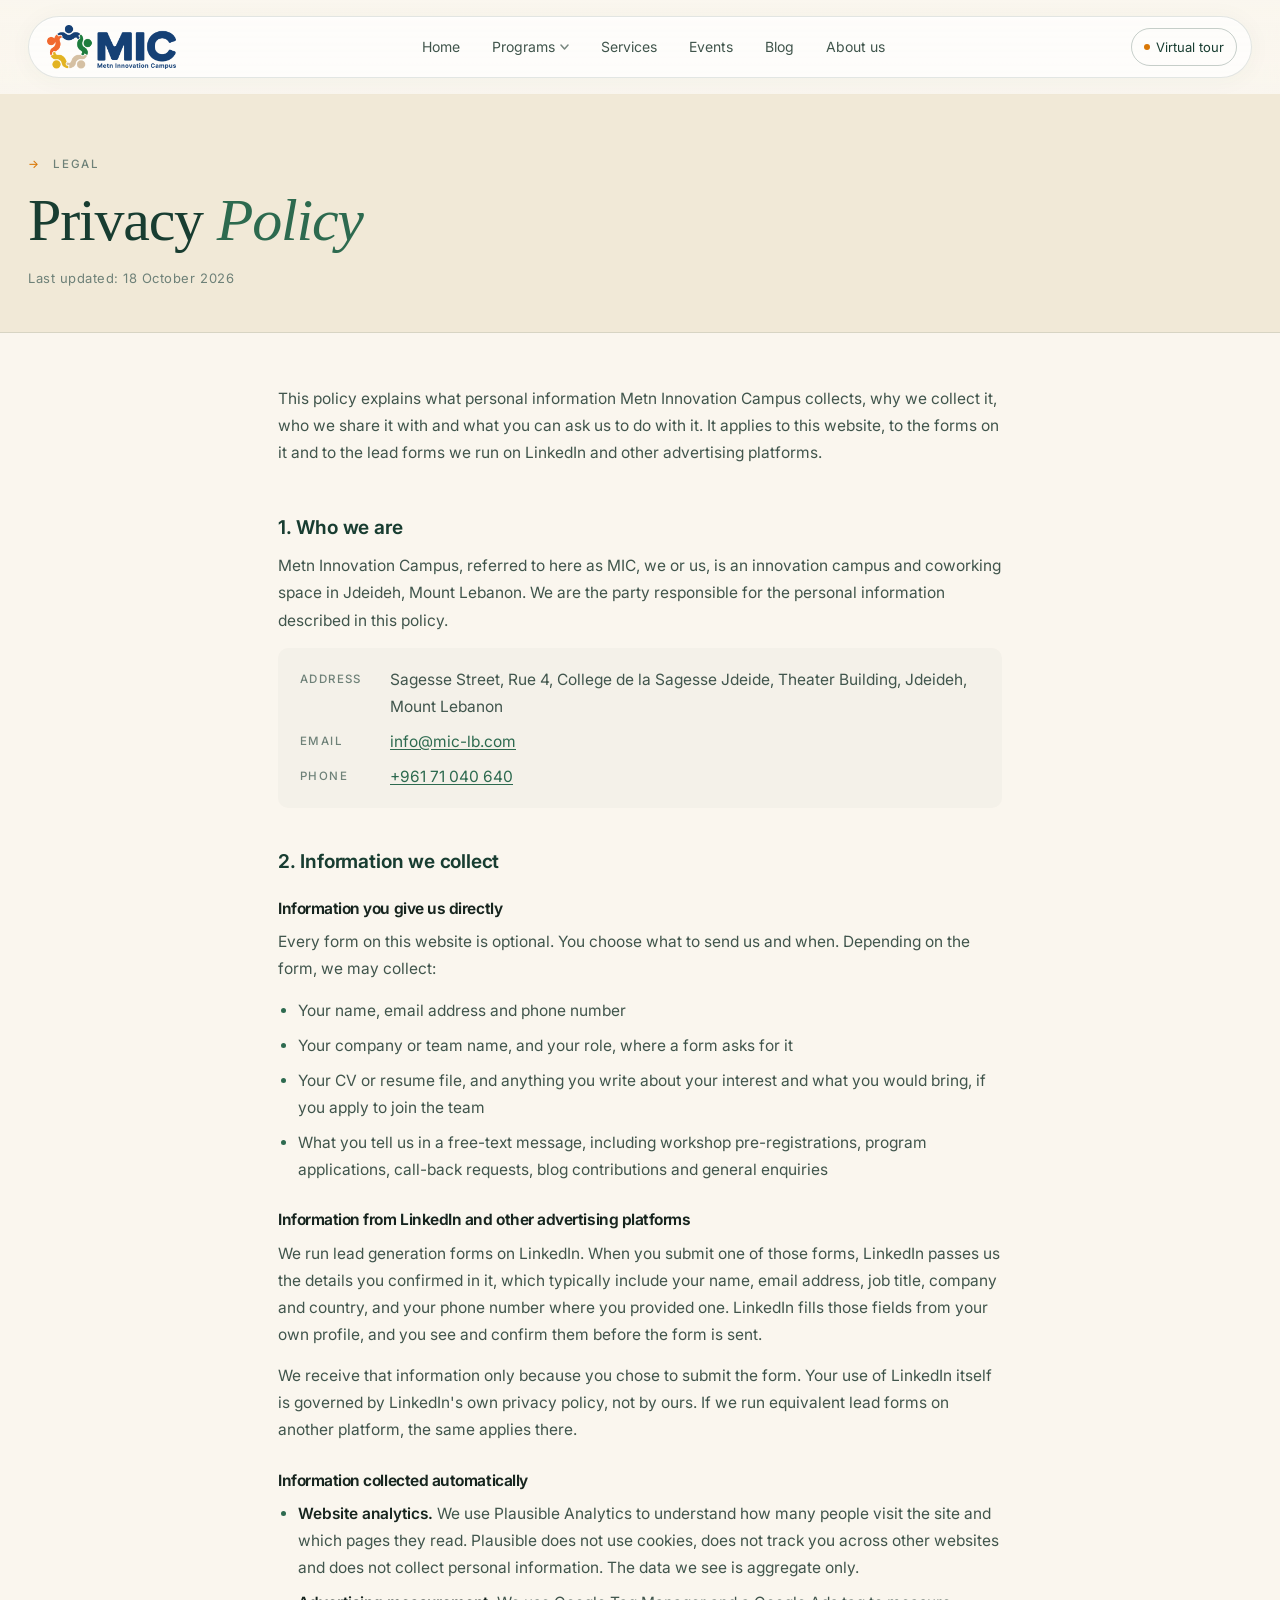
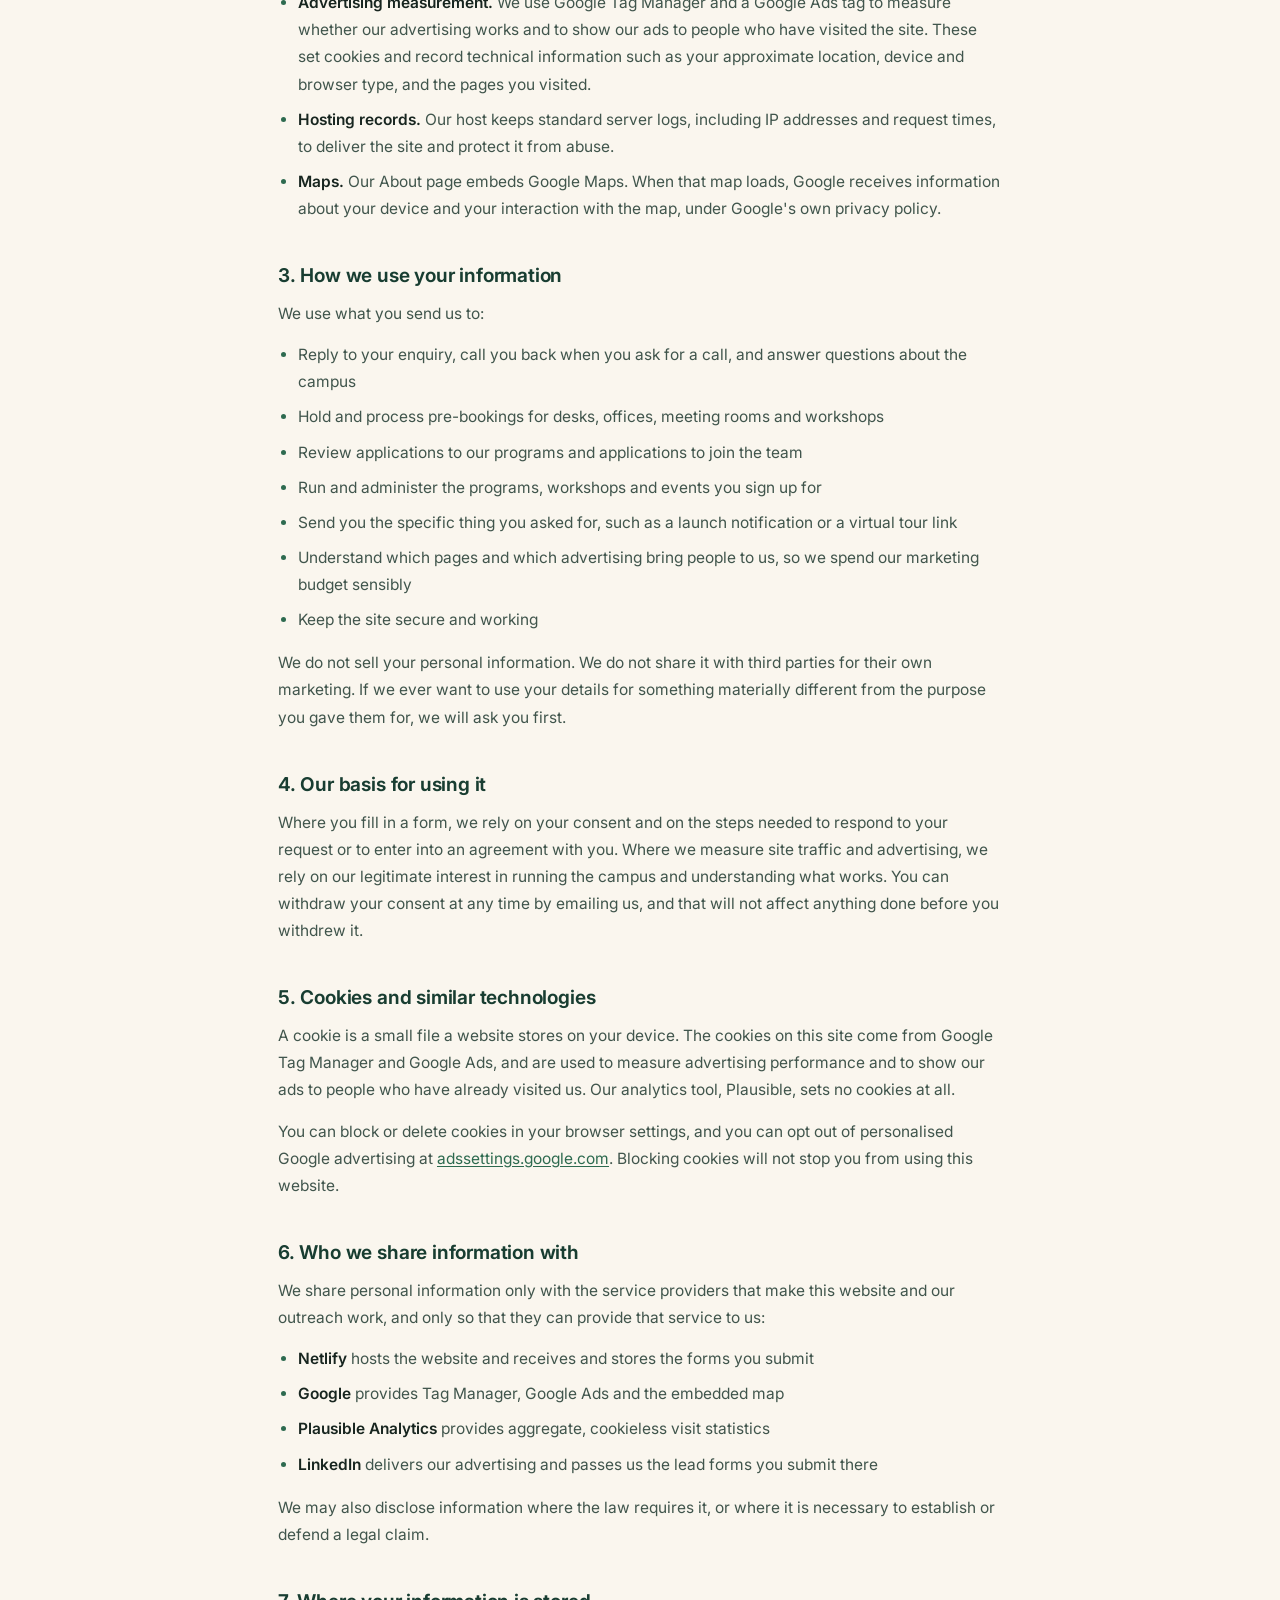
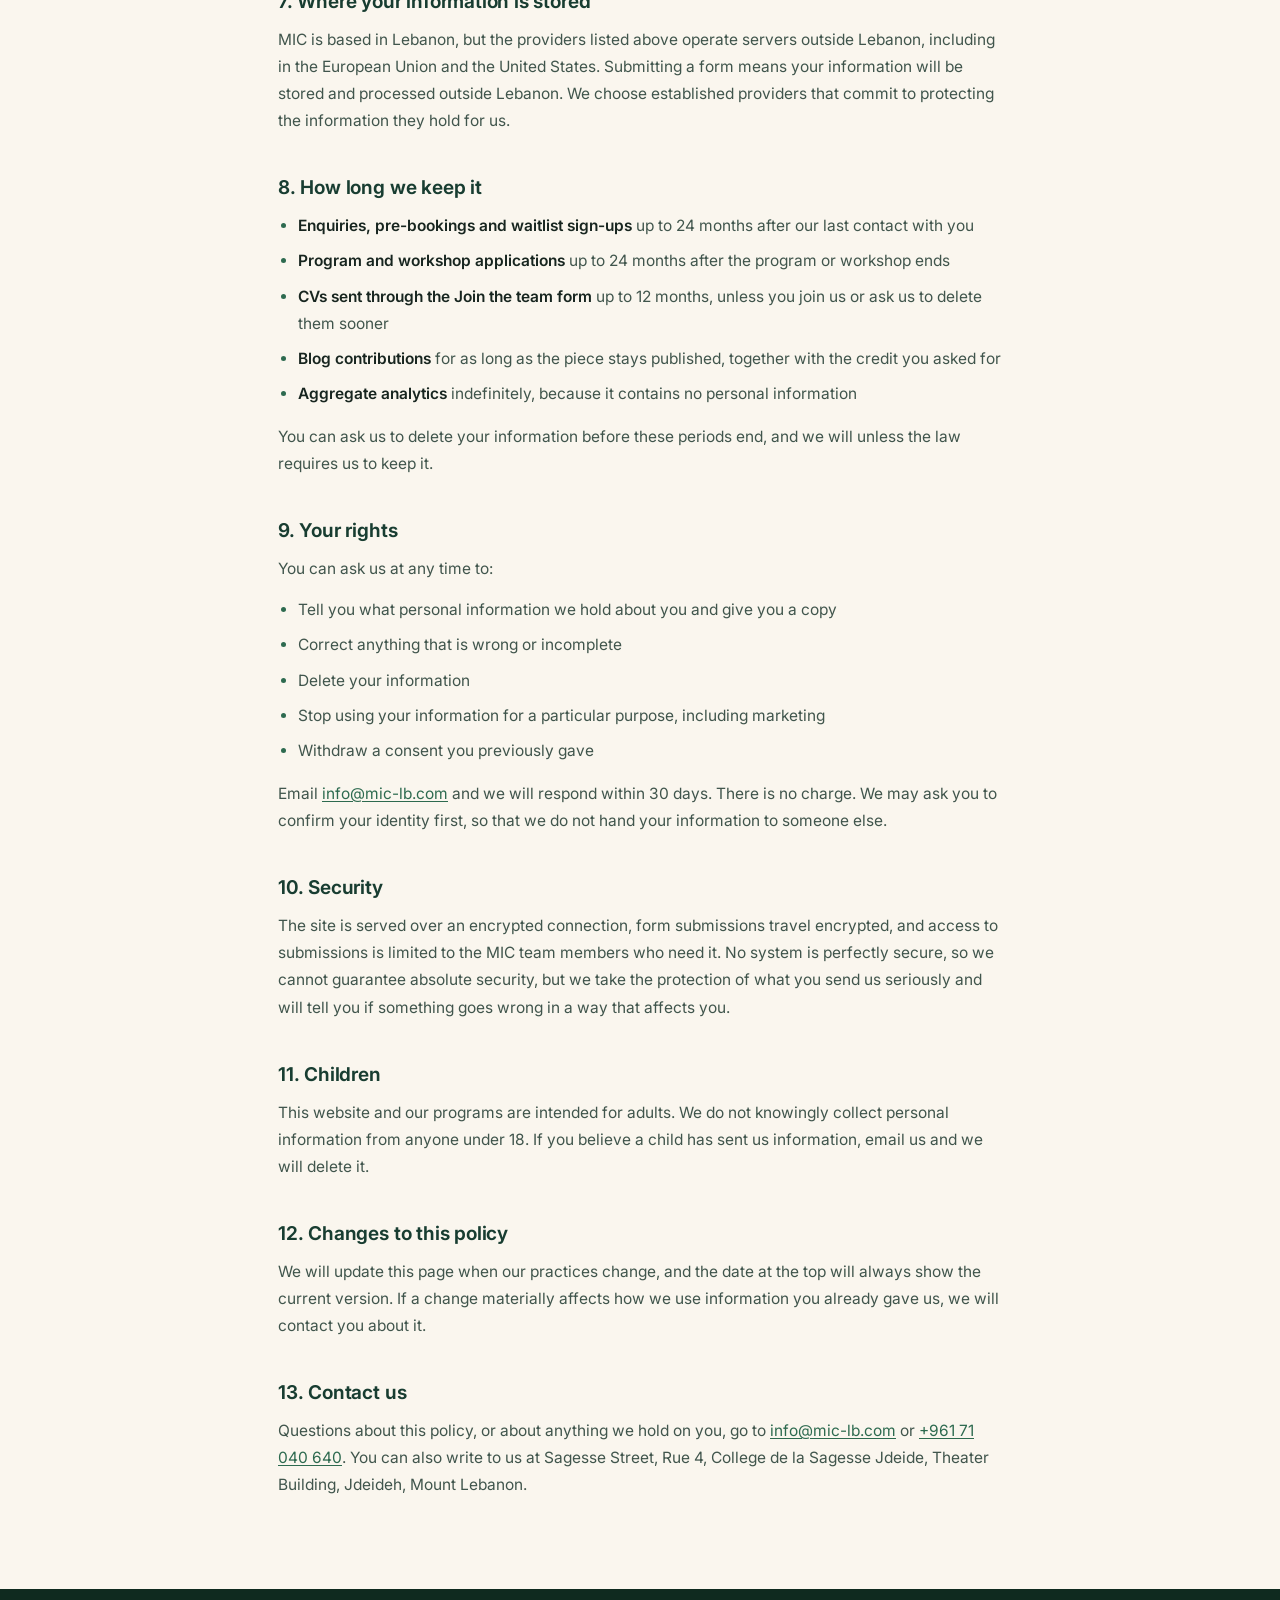
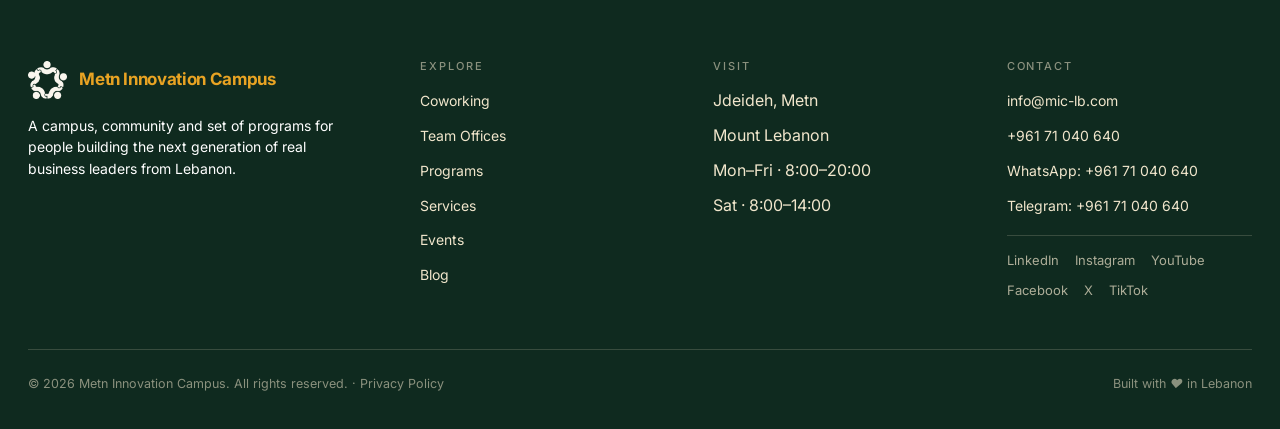
<file: privacy.html>
<!DOCTYPE html>
<html lang="en">
<head>
<meta charset="UTF-8" />
<meta name="viewport" content="width=device-width, initial-scale=1, viewport-fit=cover" />
<meta name="theme-color" content="#183D31" />
<!-- Google Tag Manager -->
<script>(function(w,d,s,l,i){w[l]=w[l]||[];w[l].push({'gtm.start':
new Date().getTime(),event:'gtm.js'});var f=d.getElementsByTagName(s)[0],
j=d.createElement(s),dl=l!='dataLayer'?'&l='+l:'';j.async=true;j.src=
'https://www.googletagmanager.com/gtm.js?id='+i+dl;f.parentNode.insertBefore(j,f);
})(window,document,'script','dataLayer','GTM-WMMGBC8G');</script>
<!-- End Google Tag Manager -->
<!-- Google tag (gtag.js) -->
<script async src="https://www.googletagmanager.com/gtag/js?id=AW-18478405754"></script>
<script>
  window.dataLayer = window.dataLayer || [];
  function gtag(){dataLayer.push(arguments);}
  gtag('js', new Date());

  gtag('config', 'AW-18478405754');
</script>
<title>Privacy Policy — Metn Innovation Campus</title>
<meta name="description" content="How Metn Innovation Campus collects, uses, shares and protects personal information submitted through mic-lb.com and through our advertising on LinkedIn and other platforms." />
<link rel="preconnect" href="https://fonts.googleapis.com" />
<link rel="preconnect" href="https://fonts.gstatic.com" crossorigin />
<link rel="icon" type="image/png" href="mic-icon-128.png" />
<link rel="apple-touch-icon" href="mic-icon-128.png" />
<link rel="stylesheet" href="styles.css" />
<!-- Plausible Analytics -->
<script defer data-domain="mic-lb.com" src="https://plausible.io/js/script.js"></script>
<!-- Structured data: Organization -->
<script type="application/ld+json">
{
  "@context": "https://schema.org",
  "@type": "Organization",
  "@id": "https://mic-lb.com/#mic",
  "name": "Metn Innovation Campus",
  "alternateName": "MIC",
  "url": "https://mic-lb.com",
  "logo": "https://mic-lb.com/mic-icon-128.png",
  "email": "info@mic-lb.com"
}
</script>
</head>
<body>
<!-- Google Tag Manager (noscript) -->
<noscript><iframe src="https://www.googletagmanager.com/ns.html?id=GTM-WMMGBC8G"
height="0" width="0" style="display:none;visibility:hidden"></iframe></noscript>
<!-- End Google Tag Manager (noscript) -->

<svg width="0" height="0" style="position:absolute" aria-hidden="true">
  <defs>
    <symbol id="arr" viewBox="0 0 16 16"><path d="M 4 12 L 12 4 M 6 4 L 12 4 L 12 10" stroke="currentColor" stroke-width="1.4" fill="none" stroke-linecap="round" stroke-linejoin="round"/></symbol>
    <symbol id="close" viewBox="0 0 16 16"><path d="M 4 4 L 12 12 M 12 4 L 4 12" stroke="currentColor" stroke-width="1.6" fill="none" stroke-linecap="round"/></symbol>
    <symbol id="check" viewBox="0 0 24 24"><path d="M 5 12 L 10 17 L 19 7" stroke="currentColor" stroke-width="2.4" fill="none" stroke-linecap="round" stroke-linejoin="round"/></symbol>
  </defs>
</svg>

<header class="nav-wrap">
  <nav class="nav" aria-label="Main">
    <a href="index.html" class="nav-brand"><img src="mic-lockup-horizontal.png" alt="Metn Innovation Campus — MIC"/></a>
    <div class="nav-links">
      <a href="index.html">Home</a>
      <div class="nav-item nav-item--has-dropdown">
        <a href="programs.html">Programs<svg class="nav-caret" width="9" height="6" viewBox="0 0 9 6" aria-hidden="true"><path d="M1 1l3.5 4L8 1" fill="none" stroke="currentColor" stroke-width="1.5" stroke-linecap="round" stroke-linejoin="round"/></svg></a>
        <div class="nav-dropdown" role="menu">
          <div class="nav-dropdown-inner">
            <a href="programs.html#pre-incubation" role="menuitem">Pre-incubation</a>
            <a href="programs.html#incubation" role="menuitem">Incubation</a>
            <a href="programs.html#acceleration" role="menuitem">Acceleration</a>
          </div>
        </div>
      </div>
      <a href="services.html">Services</a>
      <a href="events.html">Events</a>
      <a href="blog.html">Blog</a>
      <a href="about.html">About us</a>
    </div>
    <div class="nav-cta">
      <button class="nav-tour" data-modal="modal-tour" aria-label="Take a virtual tour">
        <span class="dot" aria-hidden="true"></span>
        Virtual tour
      </button>
      <button class="nav-burger" id="navBurger" aria-label="Open menu" aria-expanded="false">
        <span></span><span></span>
      </button>
    </div>
  </nav>
</header>

<div class="mobile-menu" id="mobileMenu" aria-hidden="true">
  <a href="index.html">Home</a>
  <a href="programs.html">Programs</a>
  <a href="programs.html#pre-incubation" class="sub">Pre-incubation</a>
  <a href="programs.html#incubation" class="sub">Incubation</a>
  <a href="programs.html#acceleration" class="sub">Acceleration</a>
  <a href="services.html">Services</a>
  <a href="events.html">Events</a>
  <a href="blog.html">Blog</a>
  <a href="about.html">About us</a>
  <div class="mobile-actions">
    <button class="btn btn--ghost" data-modal="modal-tour">Virtual tour</button>
  </div>
</div>

<section class="legal-head">
  <div class="container">
    <span class="eyebrow"><span class="num">→</span> Legal</span>
    <h1>Privacy <em>Policy</em></h1>
    <p class="legal-updated">Last updated: 18 October 2026</p>
  </div>
</section>

<section class="container legal">

  <p class="legal-lede">
    This policy explains what personal information Metn Innovation Campus collects, why we collect it,
    who we share it with and what you can ask us to do with it. It applies to this website, to the forms
    on it and to the lead forms we run on LinkedIn and other advertising platforms.
  </p>

  <h2 id="who-we-are">1. Who we are</h2>
  <p>
    Metn Innovation Campus, referred to here as MIC, we or us, is an innovation campus and coworking space
    in Jdeideh, Mount Lebanon. We are the party responsible for the personal information described in this
    policy.
  </p>
  <ul class="legal-contact">
    <li><strong>Address</strong> Sagesse Street, Rue 4, College de la Sagesse Jdeide, Theater Building, Jdeideh, Mount Lebanon</li>
    <li><strong>Email</strong> <a href="mailto:info@mic-lb.com">info@mic-lb.com</a></li>
    <li><strong>Phone</strong> <a href="tel:+96171040640">+961 71 040 640</a></li>
  </ul>

  <h2 id="what-we-collect">2. Information we collect</h2>

  <h3>Information you give us directly</h3>
  <p>
    Every form on this website is optional. You choose what to send us and when. Depending on the form,
    we may collect:
  </p>
  <ul>
    <li>Your name, email address and phone number</li>
    <li>Your company or team name, and your role, where a form asks for it</li>
    <li>Your CV or resume file, and anything you write about your interest and what you would bring, if you apply to join the team</li>
    <li>What you tell us in a free-text message, including workshop pre-registrations, program applications, call-back requests, blog contributions and general enquiries</li>
  </ul>

  <h3>Information from LinkedIn and other advertising platforms</h3>
  <p>
    We run lead generation forms on LinkedIn. When you submit one of those forms, LinkedIn passes us the
    details you confirmed in it, which typically include your name, email address, job title, company and
    country, and your phone number where you provided one. LinkedIn fills those fields from your own
    profile, and you see and confirm them before the form is sent.
  </p>
  <p>
    We receive that information only because you chose to submit the form. Your use of LinkedIn itself is
    governed by LinkedIn's own privacy policy, not by ours. If we run equivalent lead forms on another
    platform, the same applies there.
  </p>

  <h3>Information collected automatically</h3>
  <ul>
    <li>
      <strong>Website analytics.</strong> We use Plausible Analytics to understand how many people visit the
      site and which pages they read. Plausible does not use cookies, does not track you across other
      websites and does not collect personal information. The data we see is aggregate only.
    </li>
    <li>
      <strong>Advertising measurement.</strong> We use Google Tag Manager and a Google Ads tag to measure
      whether our advertising works and to show our ads to people who have visited the site. These set
      cookies and record technical information such as your approximate location, device and browser type,
      and the pages you visited.
    </li>
    <li>
      <strong>Hosting records.</strong> Our host keeps standard server logs, including IP addresses and
      request times, to deliver the site and protect it from abuse.
    </li>
    <li>
      <strong>Maps.</strong> Our About page embeds Google Maps. When that map loads, Google receives
      information about your device and your interaction with the map, under Google's own privacy policy.
    </li>
  </ul>

  <h2 id="how-we-use-it">3. How we use your information</h2>
  <p>We use what you send us to:</p>
  <ul>
    <li>Reply to your enquiry, call you back when you ask for a call, and answer questions about the campus</li>
    <li>Hold and process pre-bookings for desks, offices, meeting rooms and workshops</li>
    <li>Review applications to our programs and applications to join the team</li>
    <li>Run and administer the programs, workshops and events you sign up for</li>
    <li>Send you the specific thing you asked for, such as a launch notification or a virtual tour link</li>
    <li>Understand which pages and which advertising bring people to us, so we spend our marketing budget sensibly</li>
    <li>Keep the site secure and working</li>
  </ul>
  <p>
    We do not sell your personal information. We do not share it with third parties for their own marketing.
    If we ever want to use your details for something materially different from the purpose you gave them
    for, we will ask you first.
  </p>

  <h2 id="basis">4. Our basis for using it</h2>
  <p>
    Where you fill in a form, we rely on your consent and on the steps needed to respond to your request or
    to enter into an agreement with you. Where we measure site traffic and advertising, we rely on our
    legitimate interest in running the campus and understanding what works. You can withdraw your consent
    at any time by emailing us, and that will not affect anything done before you withdrew it.
  </p>

  <h2 id="cookies">5. Cookies and similar technologies</h2>
  <p>
    A cookie is a small file a website stores on your device. The cookies on this site come from Google Tag
    Manager and Google Ads, and are used to measure advertising performance and to show our ads to people
    who have already visited us. Our analytics tool, Plausible, sets no cookies at all.
  </p>
  <p>
    You can block or delete cookies in your browser settings, and you can opt out of personalised Google
    advertising at
    <a href="https://adssettings.google.com" target="_blank" rel="noopener">adssettings.google.com</a>.
    Blocking cookies will not stop you from using this website.
  </p>

  <h2 id="sharing">6. Who we share information with</h2>
  <p>
    We share personal information only with the service providers that make this website and our outreach
    work, and only so that they can provide that service to us:
  </p>
  <ul>
    <li><strong>Netlify</strong> hosts the website and receives and stores the forms you submit</li>
    <li><strong>Google</strong> provides Tag Manager, Google Ads and the embedded map</li>
    <li><strong>Plausible Analytics</strong> provides aggregate, cookieless visit statistics</li>
    <li><strong>LinkedIn</strong> delivers our advertising and passes us the lead forms you submit there</li>
  </ul>
  <p>
    We may also disclose information where the law requires it, or where it is necessary to establish or
    defend a legal claim.
  </p>

  <h2 id="transfers">7. Where your information is stored</h2>
  <p>
    MIC is based in Lebanon, but the providers listed above operate servers outside Lebanon, including in
    the European Union and the United States. Submitting a form means your information will be stored and
    processed outside Lebanon. We choose established providers that commit to protecting the information
    they hold for us.
  </p>

  <h2 id="retention">8. How long we keep it</h2>
  <ul>
    <li><strong>Enquiries, pre-bookings and waitlist sign-ups</strong> up to 24 months after our last contact with you</li>
    <li><strong>Program and workshop applications</strong> up to 24 months after the program or workshop ends</li>
    <li><strong>CVs sent through the Join the team form</strong> up to 12 months, unless you join us or ask us to delete them sooner</li>
    <li><strong>Blog contributions</strong> for as long as the piece stays published, together with the credit you asked for</li>
    <li><strong>Aggregate analytics</strong> indefinitely, because it contains no personal information</li>
  </ul>
  <p>You can ask us to delete your information before these periods end, and we will unless the law requires us to keep it.</p>

  <h2 id="rights">9. Your rights</h2>
  <p>You can ask us at any time to:</p>
  <ul>
    <li>Tell you what personal information we hold about you and give you a copy</li>
    <li>Correct anything that is wrong or incomplete</li>
    <li>Delete your information</li>
    <li>Stop using your information for a particular purpose, including marketing</li>
    <li>Withdraw a consent you previously gave</li>
  </ul>
  <p>
    Email <a href="mailto:info@mic-lb.com">info@mic-lb.com</a> and we will respond within 30 days. There is
    no charge. We may ask you to confirm your identity first, so that we do not hand your information to
    someone else.
  </p>

  <h2 id="security">10. Security</h2>
  <p>
    The site is served over an encrypted connection, form submissions travel encrypted, and access to
    submissions is limited to the MIC team members who need it. No system is perfectly secure, so we cannot
    guarantee absolute security, but we take the protection of what you send us seriously and will tell you
    if something goes wrong in a way that affects you.
  </p>

  <h2 id="children">11. Children</h2>
  <p>
    This website and our programs are intended for adults. We do not knowingly collect personal information
    from anyone under 18. If you believe a child has sent us information, email us and we will delete it.
  </p>

  <h2 id="changes">12. Changes to this policy</h2>
  <p>
    We will update this page when our practices change, and the date at the top will always show the current
    version. If a change materially affects how we use information you already gave us, we will contact you
    about it.
  </p>

  <h2 id="contact">13. Contact us</h2>
  <p>
    Questions about this policy, or about anything we hold on you, go to
    <a href="mailto:info@mic-lb.com">info@mic-lb.com</a> or
    <a href="tel:+96171040640">+961 71 040 640</a>. You can also write to us at Sagesse Street, Rue 4,
    College de la Sagesse Jdeide, Theater Building, Jdeideh, Mount Lebanon.
  </p>

</section>

<footer class="footer">
  <div class="container">
    <div class="footer-grid">
      <div class="footer-brand">
        <div class="nav-brand"><img src="mic-icon-white.png" alt="MIC icon"/>Metn Innovation Campus</div>
        <p>A campus, community and set of programs for people building the next generation of real business leaders from Lebanon.</p>
      </div>
      <div class="footer-col">
        <h5>Explore</h5>
        <ul>
          <li><a href="index.html#coworking">Coworking</a></li>
          <li><a href="index.html#offices">Team Offices</a></li>
          <li><a href="programs.html">Programs</a></li>
          <li><a href="services.html">Services</a></li>
          <li><a href="events.html">Events</a></li>
          <li><a href="blog.html">Blog</a></li>
        </ul>
      </div>
      <div class="footer-col">
        <h5>Visit</h5>
        <ul>
          <li>Jdeideh, Metn</li>
          <li>Mount Lebanon</li>
          <li>Mon–Fri · 8:00–20:00</li>
          <li>Sat · 8:00–14:00</li>
        </ul>
      </div>
      <div class="footer-col">
        <h5>Contact</h5>
        <ul>
          <li><a href="mailto:info@mic-lb.com">info@mic-lb.com</a></li>
          <li><a href="tel:+96171040640">+961 71 040 640</a></li>
          <li><a href="https://wa.me/96171040640" target="_blank" rel="noopener">WhatsApp: +961 71 040 640</a></li>
          <li><a href="https://t.me/+96171040640" target="_blank" rel="noopener">Telegram: +961 71 040 640</a></li>
        </ul>
        <div class="footer-social">
          <a href="https://www.linkedin.com/company/metninnovationcampus" target="_blank" rel="noopener" aria-label="LinkedIn">LinkedIn</a>
          <a href="https://www.instagram.com/metninnovationcampus" target="_blank" rel="noopener" aria-label="Instagram">Instagram</a>
          <a href="https://www.youtube.com/@MetnInnovationCampus" target="_blank" rel="noopener" aria-label="YouTube">YouTube</a>
          <a href="https://www.facebook.com/metninnovationcampus" target="_blank" rel="noopener" aria-label="Facebook">Facebook</a>
          <a href="https://x.com/metninnovation" target="_blank" rel="noopener" aria-label="X">X</a>
          <a href="https://www.tiktok.com/@metninnovationcampus" target="_blank" rel="noopener" aria-label="TikTok">TikTok</a>
        </div>
      </div>
    </div>
    <div class="footer-bottom">
      <span>© 2026 Metn Innovation Campus. All rights reserved. · <a href="privacy.html">Privacy Policy</a></span>
      <span>Built with <em>♥</em> in Lebanon</span>
    </div>
  </div>
</footer>

<!-- Modals -->
<div class="modal-backdrop" id="modal-tour" role="dialog" aria-modal="true" aria-hidden="true">
  <div class="modal">
    <button class="modal-close" data-modal-close aria-label="Close"><svg width="14" height="14"><use href="#close"/></svg></button>
    <div class="modal-eyebrow">Virtual tour · Launching October 20, 2026</div>
    <h3>Step inside the campus, <em>from anywhere</em>.</h3>
    <p class="modal-desc">Our 360° tour launches alongside the campus. We'll send the link the moment it goes live.</p>
    <form name="virtual-tour" method="POST" data-netlify="true" data-netlify-honeypot="bot-field">
      <input type="hidden" name="form-name" value="virtual-tour"/>
      <p hidden><label>Don’t fill this out: <input name="bot-field"/></label></p>
      <div class="form-row cols-2">
        <div class="field"><label>Full name</label><input type="text" name="name" required placeholder="Your name"/></div>
        <div class="field"><label>Email</label><input type="email" name="email" required placeholder="you@email.com"/></div>
      </div>
      <div class="modal-actions"><button type="submit" class="btn btn--primary btn--block">Notify me at launch →</button></div>
    </form>
    <div class="modal-success" style="display:none;">
      <div class="check"><svg width="28" height="28"><use href="#check"/></svg></div>
      <h3>You're on the list.</h3>
      <p style="font-size:15px;">We'll send the virtual tour link to your inbox on October 20, 2026.</p>
    </div>
  </div>
</div>

<script src="scripts.js"></script>
</body>
</html>
</file>
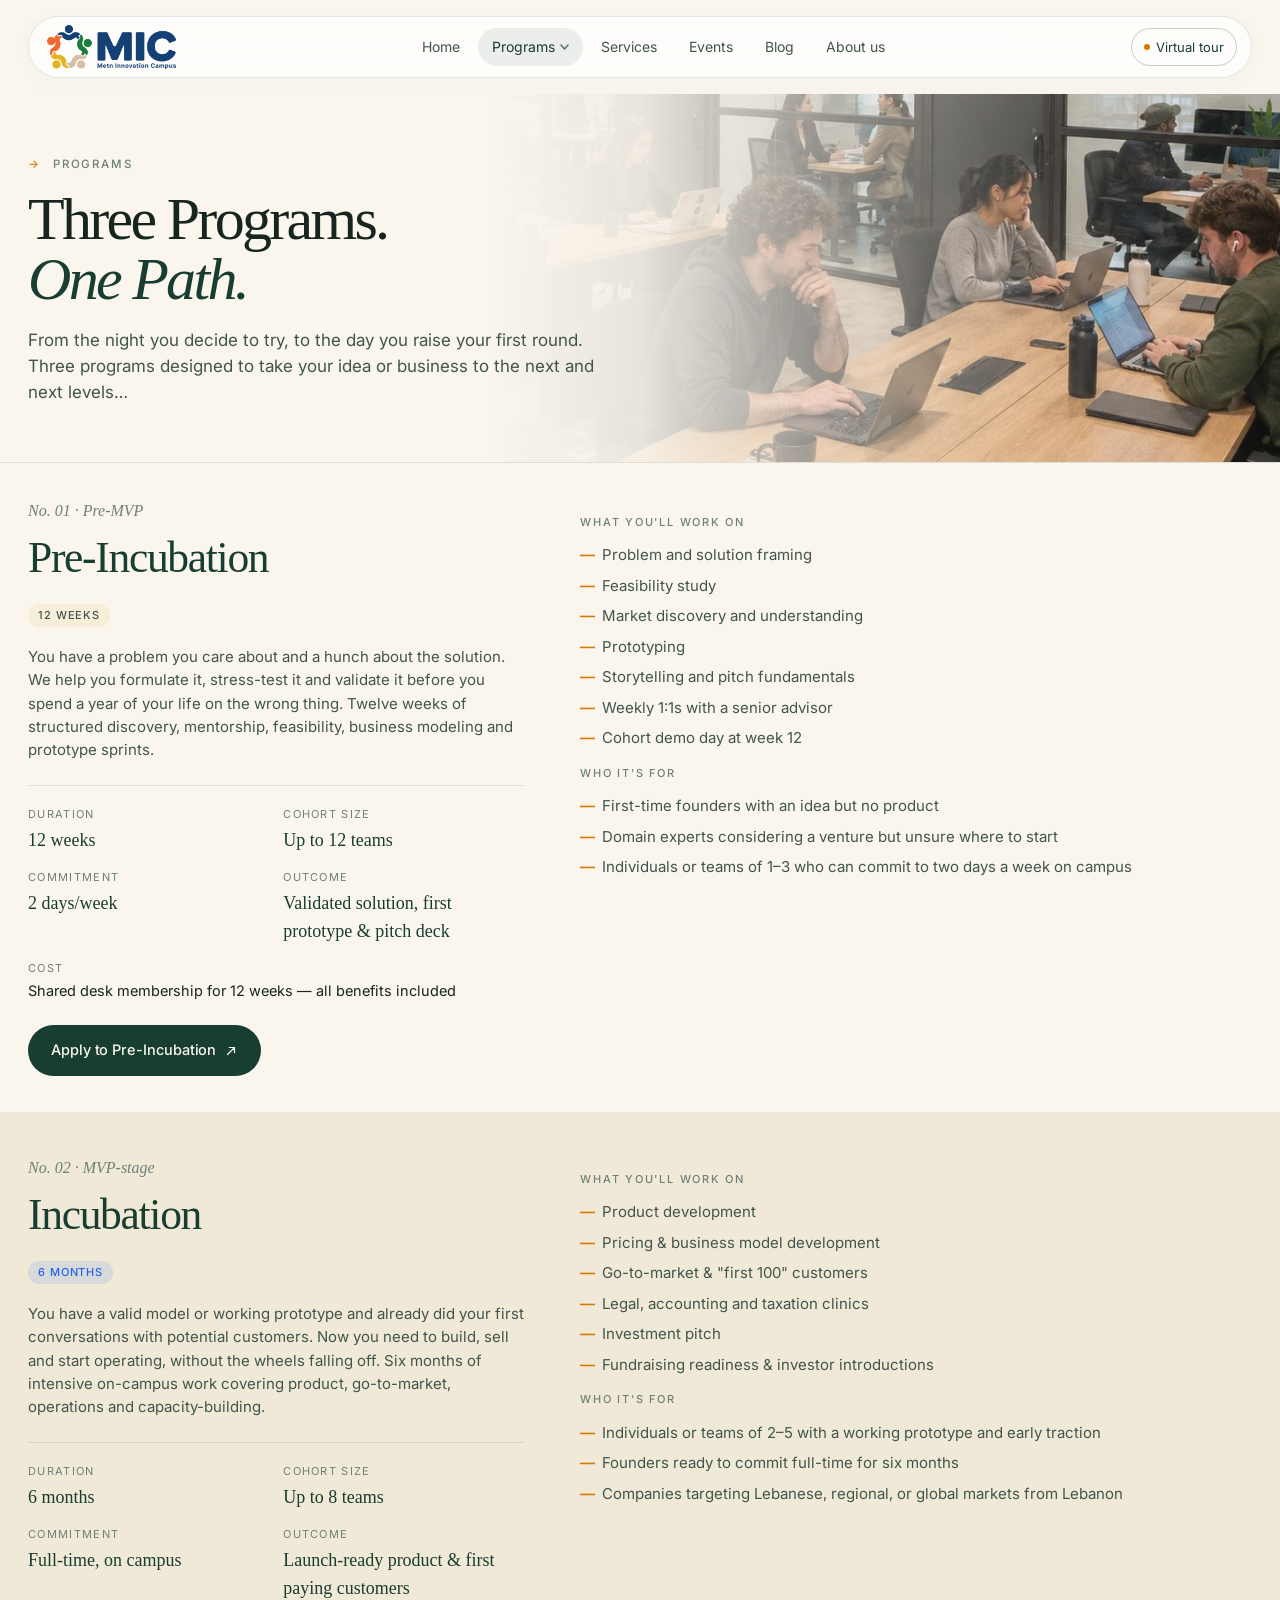
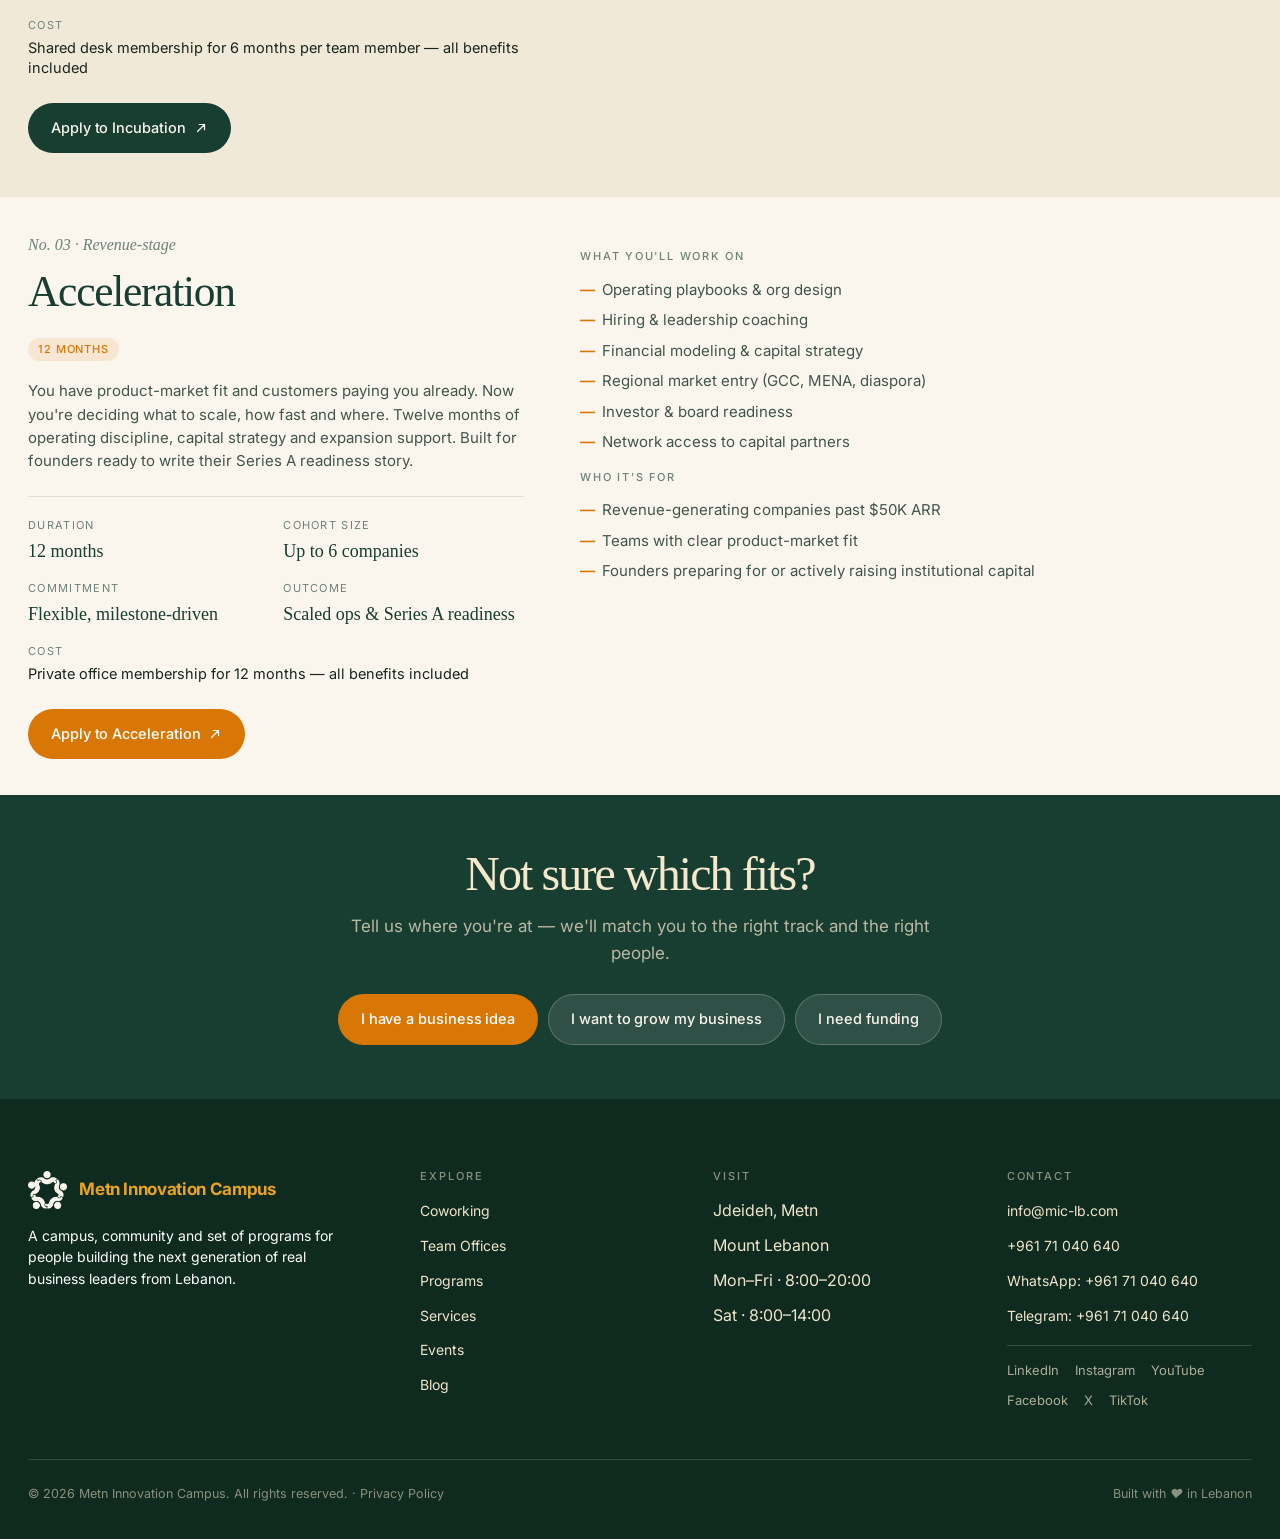
<file: programs.html>
<!DOCTYPE html>
<html lang="en">
<head>
<meta charset="UTF-8" />
<meta name="viewport" content="width=device-width, initial-scale=1, viewport-fit=cover" />
<meta name="theme-color" content="#1B4332" />
<!-- Google Tag Manager -->
<script>(function(w,d,s,l,i){w[l]=w[l]||[];w[l].push({'gtm.start':
new Date().getTime(),event:'gtm.js'});var f=d.getElementsByTagName(s)[0],
j=d.createElement(s),dl=l!='dataLayer'?'&l='+l:'';j.async=true;j.src=
'https://www.googletagmanager.com/gtm.js?id='+i+dl;f.parentNode.insertBefore(j,f);
})(window,document,'script','dataLayer','GTM-WMMGBC8G');</script>
<!-- End Google Tag Manager -->
<!-- Google tag (gtag.js) -->
<script async src="https://www.googletagmanager.com/gtag/js?id=AW-18478405754"></script>
<script>
  window.dataLayer = window.dataLayer || [];
  function gtag(){dataLayer.push(arguments);}
  gtag('js', new Date());

  gtag('config', 'AW-18478405754');
</script>
<title>Programs — Metn Innovation Campus</title>
<meta name="description" content="Three entrepreneurship programs at MIC: Pre-Incubation for pre-MVP founders, Incubation for teams with prototypes, and Acceleration for revenue-generating startups." />
<link rel="preconnect" href="https://fonts.googleapis.com" />
<link rel="preconnect" href="https://fonts.gstatic.com" crossorigin />
<link rel="preload" as="image" href="programs-hero-bg.jpg" fetchpriority="high" />
<link rel="icon" type="image/png" href="mic-icon-128.png" />
<link rel="apple-touch-icon" href="mic-icon-128.png" />
<link rel="stylesheet" href="styles.css" />
<!-- Plausible Analytics -->
<script defer data-domain="mic-lb.com" src="https://plausible.io/js/script.js"></script>
<!-- Structured data: Organization -->
<script type="application/ld+json">
{
  "@context": "https://schema.org",
  "@type": "Organization",
  "@id": "https://mic-lb.com/#mic",
  "name": "Metn Innovation Campus",
  "alternateName": "MIC",
  "url": "https://mic-lb.com",
  "logo": "https://mic-lb.com/mic-icon-128.png",
  "email": "info@mic-lb.com"
}
</script>
</head>
<body>
<!-- Google Tag Manager (noscript) -->
<noscript><iframe src="https://www.googletagmanager.com/ns.html?id=GTM-WMMGBC8G"
height="0" width="0" style="display:none;visibility:hidden"></iframe></noscript>
<!-- End Google Tag Manager (noscript) -->

<svg width="0" height="0" style="position:absolute" aria-hidden="true">
  <defs>
    <symbol id="arr" viewBox="0 0 16 16"><path d="M 4 12 L 12 4 M 6 4 L 12 4 L 12 10" stroke="currentColor" stroke-width="1.4" fill="none" stroke-linecap="round" stroke-linejoin="round"/></symbol>
    <symbol id="close" viewBox="0 0 16 16"><path d="M 4 4 L 12 12 M 12 4 L 4 12" stroke="currentColor" stroke-width="1.6" fill="none" stroke-linecap="round"/></symbol>
    <symbol id="check" viewBox="0 0 24 24"><path d="M 5 12 L 10 17 L 19 7" stroke="currentColor" stroke-width="2.4" fill="none" stroke-linecap="round" stroke-linejoin="round"/></symbol>
  </defs>
</svg>

<header class="nav-wrap">
  <nav class="nav" aria-label="Main">
    <a href="index.html" class="nav-brand"><img src="mic-lockup-horizontal.png" alt="Metn Innovation Campus — MIC"/></a>
    <div class="nav-links">
      <a href="index.html">Home</a>
      <div class="nav-item nav-item--has-dropdown">
        <a href="programs.html" class="active">Programs<svg class="nav-caret" width="9" height="6" viewBox="0 0 9 6" aria-hidden="true"><path d="M1 1l3.5 4L8 1" fill="none" stroke="currentColor" stroke-width="1.5" stroke-linecap="round" stroke-linejoin="round"/></svg></a>
        <div class="nav-dropdown" role="menu">
          <div class="nav-dropdown-inner">
            <a href="programs.html#pre-incubation" role="menuitem">Pre-incubation</a>
            <a href="programs.html#incubation" role="menuitem">Incubation</a>
            <a href="programs.html#acceleration" role="menuitem">Acceleration</a>
          </div>
        </div>
      </div>
      <a href="services.html">Services</a>
      <a href="events.html">Events</a>
      <a href="blog.html">Blog</a>
      <a href="about.html">About us</a>
    </div>
    <div class="nav-cta">
      <button class="nav-tour" data-modal="modal-tour" aria-label="Take a virtual tour">
        <span class="dot" aria-hidden="true"></span>
        Virtual tour
      </button>
      <button class="nav-burger" id="navBurger" aria-label="Open menu" aria-expanded="false">
        <span></span><span></span>
      </button>
    </div>
  </nav>
</header>

<div class="mobile-menu" id="mobileMenu" aria-hidden="true">
  <a href="index.html">Home</a>
  <a href="programs.html">Programs</a>
  <a href="programs.html#pre-incubation" class="sub">Pre-incubation</a>
  <a href="programs.html#incubation" class="sub">Incubation</a>
  <a href="programs.html#acceleration" class="sub">Acceleration</a>
  <a href="services.html">Services</a>
  <a href="events.html">Events</a>
  <a href="blog.html">Blog</a>
  <a href="about.html">About us</a>
  <div class="mobile-actions">
    <button class="btn btn--ghost" data-modal="modal-tour">Virtual tour</button>
  </div>
</div>

<!-- Page header (banner with photo + overlay, matches homepage hero pattern) -->
<section class="page-banner page-banner--programs">
  <div class="container reveal">
    <span class="eyebrow"><span class="num">→</span> Programs</span>
    <h1>Three Programs.<br/><em>One Path.</em></h1>
    <p>
      From the night you decide to try, to the day you raise your first round.
      Three programs designed to take your idea or business to the next and next levels&hellip;
    </p>
  </div>
</section>

<!-- Pre-Incubation -->
<section class="container" id="pre-incubation">
  <div class="program-block reveal">
    <div class="p-side">
      <div class="p-num">No. 01 · Pre-MVP</div>
      <h3>Pre-Incubation</h3>
      <span class="pill-tag pill-tag--soft">12 weeks</span>
      <p style="margin-top:18px;font-size:15px;line-height:1.55;">
        You have a problem you care about and a hunch about the solution. We help you formulate it,
        stress-test it and validate it before you spend a year of your life on the wrong thing.
        Twelve weeks of structured discovery, mentorship, feasibility, business modeling and prototype sprints.
      </p>
      <div class="program-meta">
        <div><div class="m-key">Duration</div><div class="m-val">12 weeks</div></div>
        <div><div class="m-key">Cohort size</div><div class="m-val">Up to 12 teams</div></div>
        <div><div class="m-key">Commitment</div><div class="m-val">2 days/week</div></div>
        <div><div class="m-key">Outcome</div><div class="m-val">Validated solution, first prototype &amp; pitch deck</div></div>
        <div><div class="m-key">Cost</div><div class="m-val">Shared desk membership for 12 weeks &mdash; all benefits included</div></div>
      </div>
      <div style="margin-top:24px;">
        <button class="btn btn--primary" data-modal="modal-idea">
          Apply to Pre-Incubation <svg class="arr" width="14" height="14"><use href="#arr"/></svg>
        </button>
      </div>
    </div>
    <div class="curriculum">
      <h5>What you'll work on</h5>
      <ul>
        <li>Problem and solution framing</li>
        <li>Feasibility study</li>
        <li>Market discovery and understanding</li>
        <li>Prototyping</li>
        <li>Storytelling and pitch fundamentals</li>
        <li>Weekly 1:1s with a senior advisor</li>
        <li>Cohort demo day at week 12</li>
      </ul>
      <h5>Who it's for</h5>
      <ul>
        <li>First-time founders with an idea but no product</li>
        <li>Domain experts considering a venture but unsure where to start</li>
        <li>Individuals or teams of 1&ndash;3 who can commit to two days a week on campus</li>
      </ul>
    </div>
  </div>
</section>

<!-- Incubation -->
<section class="container section-warm" id="incubation" style="background:var(--bg-warm);padding-block:8px;">
  <div class="program-block reveal" style="border-bottom-color: rgba(27,67,50,0.15);">
    <div class="p-side">
      <div class="p-num">No. 02 · MVP-stage</div>
      <h3>Incubation</h3>
      <span class="pill-tag pill-tag--blue">6 months</span>
      <p style="margin-top:18px;font-size:15px;line-height:1.55;">
        You have a valid model or working prototype and already did your first conversations with
        potential customers. Now you need to build, sell and start operating, without the wheels
        falling off. Six months of intensive on-campus work covering product, go-to-market,
        operations and capacity-building.
      </p>
      <div class="program-meta">
        <div><div class="m-key">Duration</div><div class="m-val">6 months</div></div>
        <div><div class="m-key">Cohort size</div><div class="m-val">Up to 8 teams</div></div>
        <div><div class="m-key">Commitment</div><div class="m-val">Full-time, on campus</div></div>
        <div><div class="m-key">Outcome</div><div class="m-val">Launch-ready product &amp; first paying customers</div></div>
        <div><div class="m-key">Cost</div><div class="m-val">Shared desk membership for 6 months per team member — all benefits included</div></div>
      </div>
      <div style="margin-top:24px;">
        <button class="btn btn--primary" data-modal="modal-grow">
          Apply to Incubation <svg class="arr" width="14" height="14"><use href="#arr"/></svg>
        </button>
      </div>
    </div>
    <div class="curriculum">
      <h5>What you'll work on</h5>
      <ul>
        <li>Product development</li>
        <li>Pricing &amp; business model development</li>
        <li>Go-to-market &amp; "first 100" customers</li>
        <li>Legal, accounting and taxation clinics</li>
        <li>Investment pitch</li>
        <li>Fundraising readiness &amp; investor introductions</li>
      </ul>
      <h5>Who it's for</h5>
      <ul>
        <li>Individuals or teams of 2&ndash;5 with a working prototype and early traction</li>
        <li>Founders ready to commit full-time for six months</li>
        <li>Companies targeting Lebanese, regional, or global markets from Lebanon</li>
      </ul>
    </div>
  </div>
</section>

<!-- Acceleration -->
<section class="container" id="acceleration">
  <div class="program-block reveal">
    <div class="p-side">
      <div class="p-num">No. 03 · Revenue-stage</div>
      <h3>Acceleration</h3>
      <span class="pill-tag">12 months</span>
      <p style="margin-top:18px;font-size:15px;line-height:1.55;">
        You have product-market fit and customers paying you already. Now you're deciding what to scale,
        how fast and where. Twelve months of operating discipline, capital strategy and expansion support.
        Built for founders ready to write their Series A readiness story.
      </p>
      <div class="program-meta">
        <div><div class="m-key">Duration</div><div class="m-val">12 months</div></div>
        <div><div class="m-key">Cohort size</div><div class="m-val">Up to 6 companies</div></div>
        <div><div class="m-key">Commitment</div><div class="m-val">Flexible, milestone-driven</div></div>
        <div><div class="m-key">Outcome</div><div class="m-val">Scaled ops &amp; Series A readiness</div></div>
        <div><div class="m-key">Cost</div><div class="m-val">Private office membership for 12 months — all benefits included</div></div>
      </div>
      <div style="margin-top:24px;">
        <button class="btn btn--amber" data-modal="modal-fund">
          Apply to Acceleration <svg class="arr" width="14" height="14"><use href="#arr"/></svg>
        </button>
      </div>
    </div>
    <div class="curriculum">
      <h5>What you'll work on</h5>
      <ul>
        <li>Operating playbooks &amp; org design</li>
        <li>Hiring &amp; leadership coaching</li>
        <li>Financial modeling &amp; capital strategy</li>
        <li>Regional market entry (GCC, MENA, diaspora)</li>
        <li>Investor &amp; board readiness</li>
        <li>Network access to capital partners</li>
      </ul>
      <h5>Who it's for</h5>
      <ul>
        <li>Revenue-generating companies past $50K ARR</li>
        <li>Teams with clear product-market fit</li>
        <li>Founders preparing for or actively raising institutional capital</li>
      </ul>
    </div>
  </div>
</section>

<!-- Closing CTA -->
<section class="section-dark section" style="padding:54px 0;">
  <div class="container reveal" style="text-align:center;max-width:680px;margin:0 auto;">
    <h2 style="margin-bottom:14px;">Not sure which fits?</h2>
    <p style="font-size:17px;margin-bottom:28px;">
      Tell us where you're at &mdash; we'll match you to the right track and the right people.
    </p>
    <div style="display:flex;gap:10px;flex-wrap:wrap;justify-content:center;">
      <button class="btn btn--amber" data-modal="modal-idea">I have a business idea</button>
      <button class="btn btn--light" data-modal="modal-grow">I want to grow my business</button>
      <button class="btn btn--light" data-modal="modal-fund">I need funding</button>
    </div>
  </div>
</section>

<!-- Footer -->
<footer class="footer">
  <div class="container">
    <div class="footer-grid">
      <div class="footer-brand">
        <div class="nav-brand"><img src="mic-icon-white.png" alt="MIC icon"/>Metn Innovation Campus</div>
        <p>A campus, community and set of programs for people building the next generation of real business leaders from Lebanon.</p>
      </div>
      <div class="footer-col">
        <h5>Explore</h5>
        <ul>
          <li><a href="index.html#coworking">Coworking</a></li>
          <li><a href="index.html#offices">Team Offices</a></li>
          <li><a href="programs.html">Programs</a></li>
          <li><a href="services.html">Services</a></li>
          <li><a href="events.html">Events</a></li>
          <li><a href="blog.html">Blog</a></li>
        </ul>
      </div>
      <div class="footer-col">
        <h5>Visit</h5>
        <ul>
          <li>Jdeideh, Metn</li>
          <li>Mount Lebanon</li>
          <li>Mon–Fri · 8:00–20:00</li>
          <li>Sat · 8:00–14:00</li>
        </ul>
      </div>
      <div class="footer-col">
        <h5>Contact</h5>
        <ul>
          <li><a href="mailto:info@mic-lb.com">info@mic-lb.com</a></li>
          <li><a href="tel:+96171040640">+961 71 040 640</a></li>
          <li><a href="https://wa.me/96171040640" target="_blank" rel="noopener">WhatsApp: +961 71 040 640</a></li>
          <li><a href="https://t.me/+96171040640" target="_blank" rel="noopener">Telegram: +961 71 040 640</a></li>
        </ul>
        <div class="footer-social">
          <a href="https://www.linkedin.com/company/metninnovationcampus" target="_blank" rel="noopener" aria-label="LinkedIn">LinkedIn</a>
          <a href="https://www.instagram.com/metninnovationcampus" target="_blank" rel="noopener" aria-label="Instagram">Instagram</a>
          <a href="https://www.youtube.com/@MetnInnovationCampus" target="_blank" rel="noopener" aria-label="YouTube">YouTube</a>
          <a href="https://www.facebook.com/metninnovationcampus" target="_blank" rel="noopener" aria-label="Facebook">Facebook</a>
          <a href="https://x.com/metninnovation" target="_blank" rel="noopener" aria-label="X">X</a>
          <a href="https://www.tiktok.com/@metninnovationcampus" target="_blank" rel="noopener" aria-label="TikTok">TikTok</a>
        </div>
      </div>
    </div>
    <div class="footer-bottom">
      <span>© 2026 Metn Innovation Campus. All rights reserved. · <a href="privacy.html">Privacy Policy</a></span>
      <span>Built with <em>♥</em> in Lebanon</span>
    </div>
  </div>
</footer>

<!-- Shared modals -->
<div class="modal-backdrop" id="modal-tour" role="dialog" aria-modal="true" aria-hidden="true">
  <div class="modal">
    <button class="modal-close" data-modal-close aria-label="Close"><svg width="14" height="14"><use href="#close"/></svg></button>
    <div class="modal-eyebrow">Virtual tour · Launching October 20, 2026</div>
    <h3>Step inside the campus, <em>from anywhere</em>.</h3>
    <p class="modal-desc">Our 360° immersive tour launches alongside the campus. Leave your email and we'll send you the link the moment it goes live.</p>
    <form name="virtual-tour" method="POST" data-netlify="true" data-netlify-honeypot="bot-field">
      <input type="hidden" name="form-name" value="virtual-tour"/>
      <p hidden><label>Don’t fill this out: <input name="bot-field"/></label></p>
      <div class="form-row cols-2">
        <div class="field"><label>Full name</label><input type="text" name="name" required placeholder="Your name"/></div>
        <div class="field"><label>Email</label><input type="email" name="email" required placeholder="you@email.com"/></div>
      </div>
      <div class="modal-actions"><button type="submit" class="btn btn--primary btn--block">Notify me at launch →</button></div>
    </form>
    <div class="modal-success" style="display:none;">
      <div class="check"><svg width="28" height="28"><use href="#check"/></svg></div>
      <h3>You're on the list.</h3>
      <p style="font-size:15px;">We'll send the tour link on October 20, 2026.</p>
    </div>
  </div>
</div>

<div class="modal-backdrop" id="modal-idea" role="dialog" aria-modal="true" aria-hidden="true">
  <div class="modal">
    <button class="modal-close" data-modal-close aria-label="Close"><svg width="14" height="14"><use href="#close"/></svg></button>
    <div class="modal-eyebrow">Track: Pre-Incubation</div>
    <h3>You have an idea. <em>Now what?</em></h3>
    <p class="modal-desc">Twelve weeks of structured discovery designed to stress-test your idea before you spend a year on it.</p>
    <form name="program-idea" method="POST" data-netlify="true" data-netlify-honeypot="bot-field">
      <input type="hidden" name="form-name" value="program-idea"/>
      <p hidden><label>Don’t fill this out: <input name="bot-field"/></label></p>
      <div class="form-row cols-2">
        <div class="field"><label>Full name</label><input type="text" name="name" required placeholder="Your name"/></div>
        <div class="field"><label>Phone</label><input type="tel" name="phone" required placeholder="+961…"/></div>
      </div>
      <div class="form-row"><div class="field"><label>Email</label><input type="email" name="email" required placeholder="you@email.com"/></div></div>
      <div class="form-row"><div class="field"><label>In two sentences, what's the idea?</label><textarea name="idea" required placeholder="The problem, who has it, and what you'd build."></textarea></div></div>
      <div class="modal-actions"><button type="submit" class="btn btn--primary btn--block">Apply to Pre-Incubation →</button></div>
      <p class="modal-fine">Rolling applications. Cohort starts October 2026.</p>
    </form>
    <div class="modal-success" style="display:none;"><div class="check"><svg width="28" height="28"><use href="#check"/></svg></div><h3>Application received.</h3><p style="font-size:15px;">You'll hear back within two weeks.</p></div>
  </div>
</div>

<div class="modal-backdrop" id="modal-grow" role="dialog" aria-modal="true" aria-hidden="true">
  <div class="modal">
    <button class="modal-close" data-modal-close aria-label="Close"><svg width="14" height="14"><use href="#close"/></svg></button>
    <div class="modal-eyebrow">Track: Incubation</div>
    <h3>You're past the prototype. <em>Time to scale.</em></h3>
    <p class="modal-desc">Six months of intensive product, go-to-market, and operations work for teams with a working prototype.</p>
    <form name="program-grow" method="POST" data-netlify="true" data-netlify-honeypot="bot-field">
      <input type="hidden" name="form-name" value="program-grow"/>
      <p hidden><label>Don’t fill this out: <input name="bot-field"/></label></p>
      <div class="form-row cols-2">
        <div class="field"><label>Full name</label><input type="text" name="name" required placeholder="Your name"/></div>
        <div class="field"><label>Phone</label><input type="tel" name="phone" required placeholder="+961…"/></div>
      </div>
      <div class="form-row"><div class="field"><label>Email</label><input type="email" name="email" required placeholder="you@email.com"/></div></div>
      <div class="form-row"><div class="field"><label>Company &amp; current stage</label><textarea name="stage" required placeholder="Name, what you're building, traction so far."></textarea></div></div>
      <div class="modal-actions"><button type="submit" class="btn btn--primary btn--block">Apply to Incubation →</button></div>
      <p class="modal-fine">Quarterly cohorts. Response within two weeks.</p>
    </form>
    <div class="modal-success" style="display:none;"><div class="check"><svg width="28" height="28"><use href="#check"/></svg></div><h3>Application received.</h3><p style="font-size:15px;">You'll hear back within two weeks.</p></div>
  </div>
</div>

<div class="modal-backdrop" id="modal-fund" role="dialog" aria-modal="true" aria-hidden="true">
  <div class="modal">
    <button class="modal-close" data-modal-close aria-label="Close"><svg width="14" height="14"><use href="#close"/></svg></button>
    <div class="modal-eyebrow">Track: Acceleration · Capital</div>
    <h3>You have revenue. <em>You need fuel.</em></h3>
    <p class="modal-desc">Twelve months of scaling support &mdash; capital strategy, investor introductions, regional expansion playbooks.</p>
    <form name="program-fund" method="POST" data-netlify="true" data-netlify-honeypot="bot-field">
      <input type="hidden" name="form-name" value="program-fund"/>
      <p hidden><label>Don’t fill this out: <input name="bot-field"/></label></p>
      <div class="form-row cols-2">
        <div class="field"><label>Full name</label><input type="text" name="name" required placeholder="Your name"/></div>
        <div class="field"><label>Phone</label><input type="tel" name="phone" required placeholder="+961…"/></div>
      </div>
      <div class="form-row"><div class="field"><label>Email</label><input type="email" name="email" required placeholder="you@email.com"/></div></div>
      <div class="form-row cols-2">
        <div class="field"><label>Last 12-month revenue</label><select name="revenue"><option value="">Select…</option><option>Under $50K</option><option>$50K – $250K</option><option>$250K – $1M</option><option>$1M+</option></select></div>
        <div class="field"><label>Looking to raise</label><select name="raise"><option value="">Select…</option><option>Pre-seed</option><option>Seed</option><option>Series A</option><option>Bridge / extension</option></select></div>
      </div>
      <div class="modal-actions"><button type="submit" class="btn btn--amber btn--block">Apply to Acceleration →</button></div>
      <p class="modal-fine">Weekly review. Response within two weeks.</p>
    </form>
    <div class="modal-success" style="display:none;"><div class="check"><svg width="28" height="28"><use href="#check"/></svg></div><h3>Application received.</h3><p style="font-size:15px;">You'll hear back within two weeks.</p></div>
  </div>
</div>

<script src="scripts.js"></script>
</body>
</html>
</file>
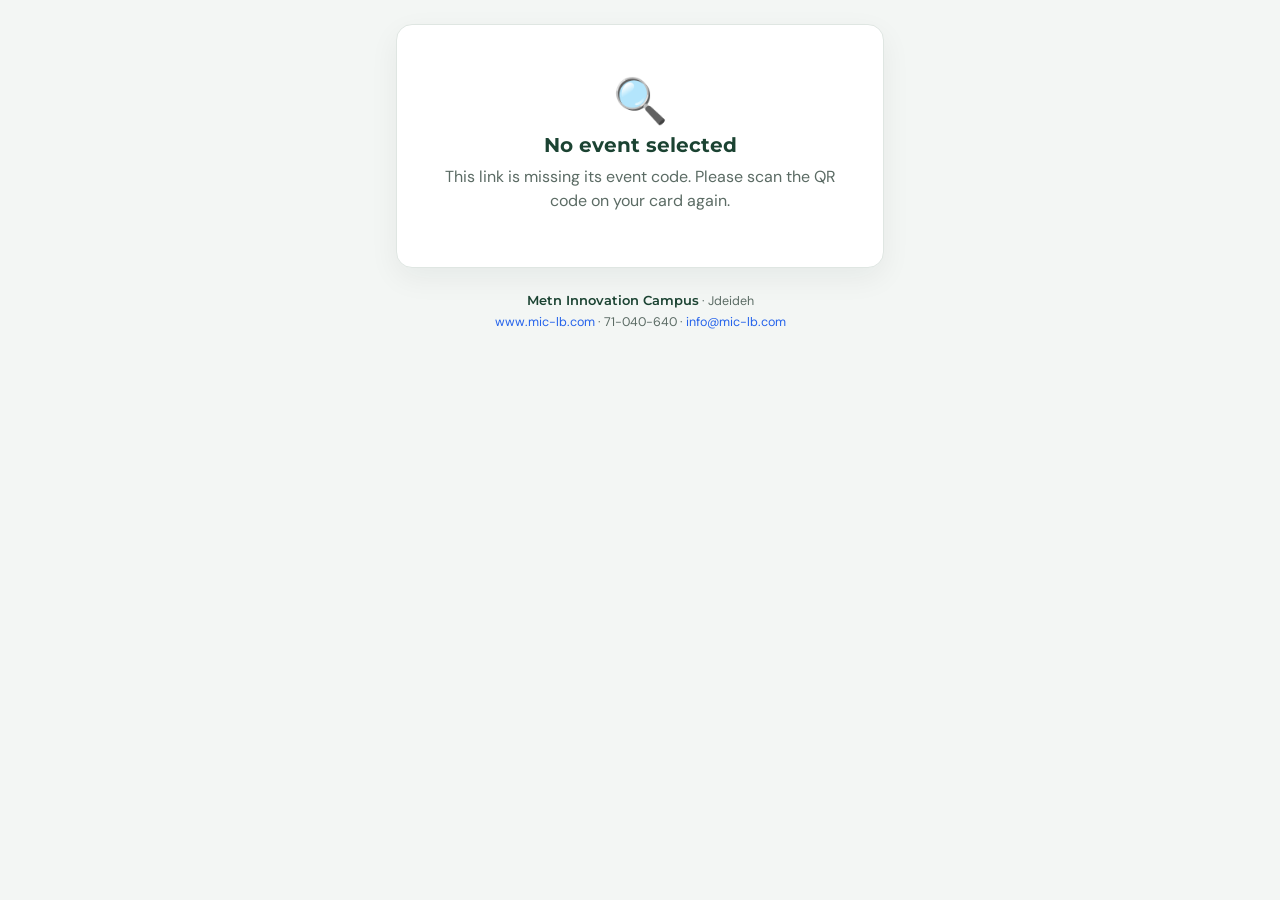
<file: register.html>
<!doctype html>
<html lang="en">
<head>
<meta charset="utf-8">
<meta name="viewport" content="width=device-width, initial-scale=1">
<meta name="robots" content="noindex">
<title>Register · Metn Innovation Campus</title>
<link rel="preconnect" href="https://fonts.googleapis.com">
<link href="https://fonts.googleapis.com/css2?family=Montserrat:wght@600;700&family=DM+Sans:wght@400;500;600&display=swap" rel="stylesheet">
<style>
  :root{
    --green:#1B4332; --green-2:#183D31; --blue:#2563EB; --amber:#D97706;
    --ink:#14201b; --muted:#5b6b64; --line:#dfe6e2; --bg:#f3f6f4; --card:#ffffff;
    --radius:16px;
  }
  *{box-sizing:border-box}
  html,body{margin:0;padding:0;background:var(--bg);color:var(--ink);font-family:"DM Sans",system-ui,sans-serif;-webkit-font-smoothing:antialiased}
  .wrap{max-width:520px;margin:0 auto;padding:24px 16px 48px}
  .card{background:var(--card);border:1px solid var(--line);border-radius:var(--radius);padding:28px 22px;box-shadow:0 10px 30px rgba(20,32,27,.06)}
  .logo{display:flex;justify-content:center;margin-bottom:18px}
  .logo img{max-width:200px;max-height:110px;object-fit:contain}
  .organizer{text-align:center;color:var(--muted);font-size:13px;letter-spacing:.08em;text-transform:uppercase;margin:0 0 6px}
  h1{font-family:Montserrat,sans-serif;font-weight:700;font-size:22px;line-height:1.25;text-align:center;margin:0 0 6px;color:var(--green)}
  .meta{text-align:center;color:var(--muted);font-size:14px;margin:0 0 22px}
  .intro{font-size:15px;line-height:1.5;color:var(--ink);background:#f6faf7;border-left:3px solid var(--green);padding:10px 14px;border-radius:8px;margin:0 0 22px}
  label{display:block;font-size:13px;font-weight:600;color:var(--green-2);margin:14px 0 6px}
  label span{color:var(--muted);font-weight:400}
  input,textarea{width:100%;font:inherit;font-size:16px;padding:12px 14px;border:1px solid var(--line);border-radius:10px;background:#fff;color:var(--ink);outline:none;transition:border .15s,box-shadow .15s}
  input:focus,textarea:focus{border-color:var(--blue);box-shadow:0 0 0 3px rgba(37,99,235,.15)}
  textarea{min-height:96px;resize:vertical}
  .hp{position:absolute;left:-9999px;width:1px;height:1px;opacity:0}
  button{width:100%;margin-top:22px;font:inherit;font-weight:600;font-size:16px;padding:14px;border:0;border-radius:12px;background:var(--green);color:#fff;cursor:pointer;transition:background .15s,transform .05s}
  button:hover{background:var(--green-2)} button:active{transform:translateY(1px)}
  button[disabled]{opacity:.6;cursor:progress}
  .err{display:none;margin-top:14px;padding:10px 12px;border-radius:10px;background:#fdf1f1;color:#9b2226;font-size:14px}
  .err.show{display:block}
  .state{text-align:center;padding:26px 6px}
  .state .big{font-size:44px;line-height:1;margin-bottom:10px}
  .state h2{font-family:Montserrat,sans-serif;color:var(--green);margin:0 0 8px;font-size:20px}
  .state p{color:var(--muted);margin:0;line-height:1.5}
  .foot{text-align:center;color:var(--muted);font-size:12.5px;line-height:1.7;margin-top:22px}
  .foot b{color:var(--green);font-family:Montserrat,sans-serif;font-weight:600}
  .foot a{color:var(--blue);text-decoration:none}
  .skel{height:14px;background:linear-gradient(90deg,#eef2f0,#f7f9f8,#eef2f0);background-size:200% 100%;animation:sh 1.2s infinite;border-radius:6px;margin:10px auto}
  @keyframes sh{0%{background-position:200% 0}100%{background-position:-200% 0}}
  @media (prefers-color-scheme: dark){
    :root:not([data-theme="light"]){--bg:#0f1512;--card:#17201c;--ink:#e9efec;--muted:#9fb0a8;--line:#2a3630}
    :root:not([data-theme="light"]) .intro{background:#1d2a24}
    :root:not([data-theme="light"]) input,:root:not([data-theme="light"]) textarea{background:#101715;color:var(--ink)}
    :root:not([data-theme="light"]) h1,:root:not([data-theme="light"]) .state h2,:root:not([data-theme="light"]) .foot b{color:#9fd3b8}
    :root:not([data-theme="light"]) label{color:#bfe3d0}
  }
</style>
</head>
<body>
<div class="wrap">
  <div class="card" id="app">
    <div class="state" id="loading">
      <div class="skel" style="width:140px;height:70px"></div>
      <div class="skel" style="width:70%"></div>
      <div class="skel" style="width:45%"></div>
    </div>
  </div>
  <div class="foot">
    <b>Metn Innovation Campus</b> · Jdeideh<br>
    <a href="https://www.mic-lb.com">www.mic-lb.com</a> · 71-040-640 · <a href="mailto:info@mic-lb.com">info@mic-lb.com</a>
  </div>
</div>

<script>
/* ---------- Config: same project as the platform ---------- */
const MIC_CONFIG = {
  SUPABASE_URL: "https://xnegzvpuagxgahlbtzaf.supabase.co",
  SUPABASE_ANON_KEY: "eyJhbGciOiJIUzI1NiIsInR5cCI6IkpXVCJ9.eyJpc3MiOiJzdXBhYmFzZSIsInJlZiI6InhuZWd6dnB1YWd4Z2FobGJ0emFmIiwicm9sZSI6ImFub24iLCJpYXQiOjE3NzgzODk0NDIsImV4cCI6MjA5Mzk2NTQ0Mn0.RXBD_LxrZiv0tQfX7W6S9wT8JKNMPd5xB3LBlV50lAE"
};

const $app = document.getElementById('app');
const slug = new URLSearchParams(location.search).get('e');
const esc = s => String(s ?? '').replace(/[&<>"']/g, c => ({'&':'&amp;','<':'&lt;','>':'&gt;','"':'&quot;',"'":'&#39;'}[c]));
const headers = { apikey: MIC_CONFIG.SUPABASE_ANON_KEY, Authorization: 'Bearer ' + MIC_CONFIG.SUPABASE_ANON_KEY, 'Content-Type': 'application/json' };

function fmtDate(d, end){
  if(!d) return '';
  const o = {day:'numeric', month:'long', year:'numeric'};
  const a = new Date(d + 'T00:00:00').toLocaleDateString('en-GB', o);
  if(end && end !== d){ const b = new Date(end + 'T00:00:00').toLocaleDateString('en-GB', o); return a + ' to ' + b; }
  return a;
}

function renderState(icon, title, text){
  $app.innerHTML = `<div class="state"><div class="big">${icon}</div><h2>${esc(title)}</h2><p>${esc(text)}</p></div>`;
}

/* "the Digital Marketing Workshop", but "The Opening Ceremony" (never "the The") */
const theTitle = t => /^the\s/i.test(String(t || '').trim()) ? String(t).trim() : 'the ' + t;

function renderForm(ev){
  const logo = ev.organizer_logo ? `<div class="logo"><img src="${ev.organizer_logo}" alt="${esc(ev.organizer || 'Organizer')} logo"></div>` : '';
  /* The event's own note for this form (set on the platform), else the default.
     The A6 card has a note of its own (welcome_note), written for the card. */
  const note = String(ev.form_note || '').trim() || `Welcome to ${theTitle(ev.title)}. Kindly fill in your details below to register and share your feedback.`;
  $app.innerHTML = `
    ${logo}
    ${ev.organizer ? `<p class="organizer">${esc(ev.organizer)}</p>` : ''}
    <h1>${esc(ev.title)}</h1>
    ${ev.event_date ? `<p class="meta">${esc(fmtDate(ev.event_date, ev.end_date))}</p>` : ''}
    <p class="intro">${esc(note).replace(/\r?\n/g, '<br>')}</p>
    <form id="f" novalidate>
      <label for="full_name">Full name</label>
      <input id="full_name" name="full_name" autocomplete="name" required maxlength="120">
      <label for="email">Email</label>
      <input id="email" name="email" type="email" autocomplete="email" inputmode="email" required maxlength="200">
      <label for="phone">Phone number</label>
      <input id="phone" name="phone" type="tel" autocomplete="tel" inputmode="tel" required maxlength="40" placeholder="71 123 456">
      <label for="feedback">Your feedback <span>(optional)</span></label>
      <textarea id="feedback" name="feedback" maxlength="2000" placeholder="Anything you would like the organizers to know"></textarea>
      <input class="hp" name="mic_hp_leave_blank" type="text" tabindex="-1" autocomplete="off" aria-hidden="true">
      <button type="submit" id="submit">Submit</button>
      <div class="err" id="err"></div>
    </form>`;
}

async function load(){
  if(!slug){ renderState('🔍', 'No event selected', 'This link is missing its event code. Please scan the QR code on your card again.'); return; }
  if(MIC_CONFIG.SUPABASE_ANON_KEY.startsWith('__')){ renderState('⚙️', 'Not configured', 'The registration page is missing its Supabase key.'); return; }
  try{
    const ask = cols => fetch(`${MIC_CONFIG.SUPABASE_URL}/rest/v1/events?slug=eq.${encodeURIComponent(slug)}&select=${cols}`, { headers });
    const cols = 'id,title,organizer,organizer_logo,event_date,end_date,venue,status';
    let r = await ask(cols + ',form_note');
    /* before the database has form_note (mic_update_2026-11-01.sql), ask without it */
    if(r.status === 400) r = await ask(cols);
    if(!r.ok) throw new Error('HTTP ' + r.status);
    const rows = await r.json();
    if(!rows.length){ renderState('🔍', 'Event not found', 'This QR code does not match an event. Please ask the MIC team at the desk.'); return; }
    const ev = rows[0];
    if(ev.status !== 'open'){ renderState('🔒', 'Registration closed', `Registration for ${ev.title} is no longer open. Thank you for joining us.`); return; }
    window.__event = ev;
    renderForm(ev);
  }catch(e){
    renderState('⚠️', 'Connection problem', 'We could not load the event. Check your connection and try again.');
  }
}

document.addEventListener('submit', async e => {
  if(e.target.id !== 'f') return;
  e.preventDefault();
  const f = e.target, err = document.getElementById('err'), btn = document.getElementById('submit');
  const v = n => (f.elements.namedItem(n)?.value || '');
  err.className = 'err';
  if(v('mic_hp_leave_blank')) return;                 /* honeypot: a name no autofill recognises */
  const data = {
    event_id: window.__event.id,
    full_name: v('full_name').trim(),
    email: v('email').trim().toLowerCase(),
    phone: v('phone').trim(),
    feedback: v('feedback').trim() || null
  };
  if(data.full_name.length < 2){ return fail('Please enter your full name.'); }
  if(!/^[^\s@]+@[^\s@]+\.[^\s@]+$/.test(data.email)){ return fail('Please enter a valid email address.'); }
  if(data.phone.replace(/\D/g,'').length < 6){ return fail('Please enter a valid phone number.'); }
  btn.disabled = true; btn.textContent = 'Submitting…';
  try{
    const r = await fetch(`${MIC_CONFIG.SUPABASE_URL}/rest/v1/event_attendees`, { method:'POST', headers:{...headers, Prefer:'return=minimal'}, body: JSON.stringify(data) });
    if(r.status === 409){ renderState('✅', 'You are already registered', `We already have a registration for ${data.email}. Thank you.`); return; }
    if(!r.ok) throw new Error('HTTP ' + r.status);
    renderState('🎉', 'Thank you, ' + data.full_name.split(' ')[0] + '!', `You are registered for ${window.__event.title}. Enjoy the session.`);
  }catch(ex){
    fail('Something went wrong while submitting. Please try again or see the MIC team at the desk.');
  }
  function fail(msg){ err.textContent = msg; err.className = 'err show'; btn.disabled = false; btn.textContent = 'Submit'; }
});

load();
</script>
</body>
</html>
</file>
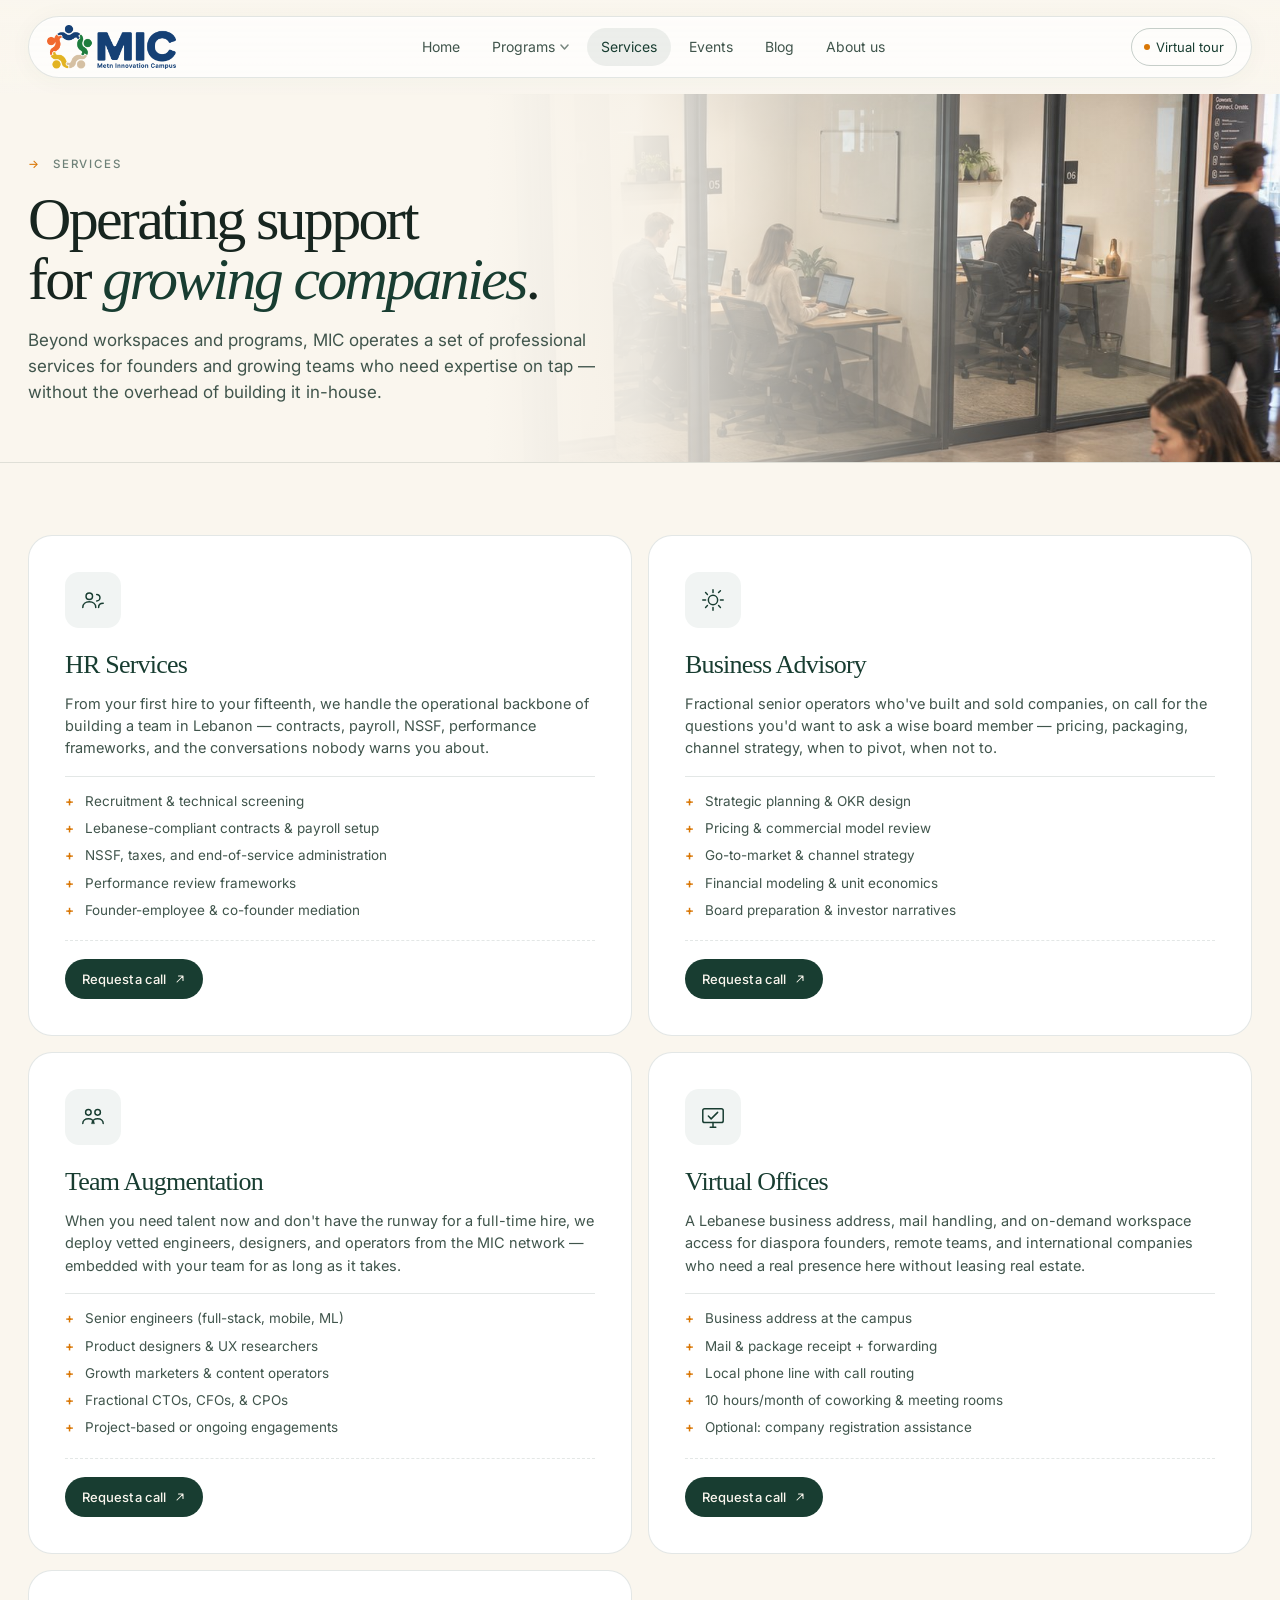
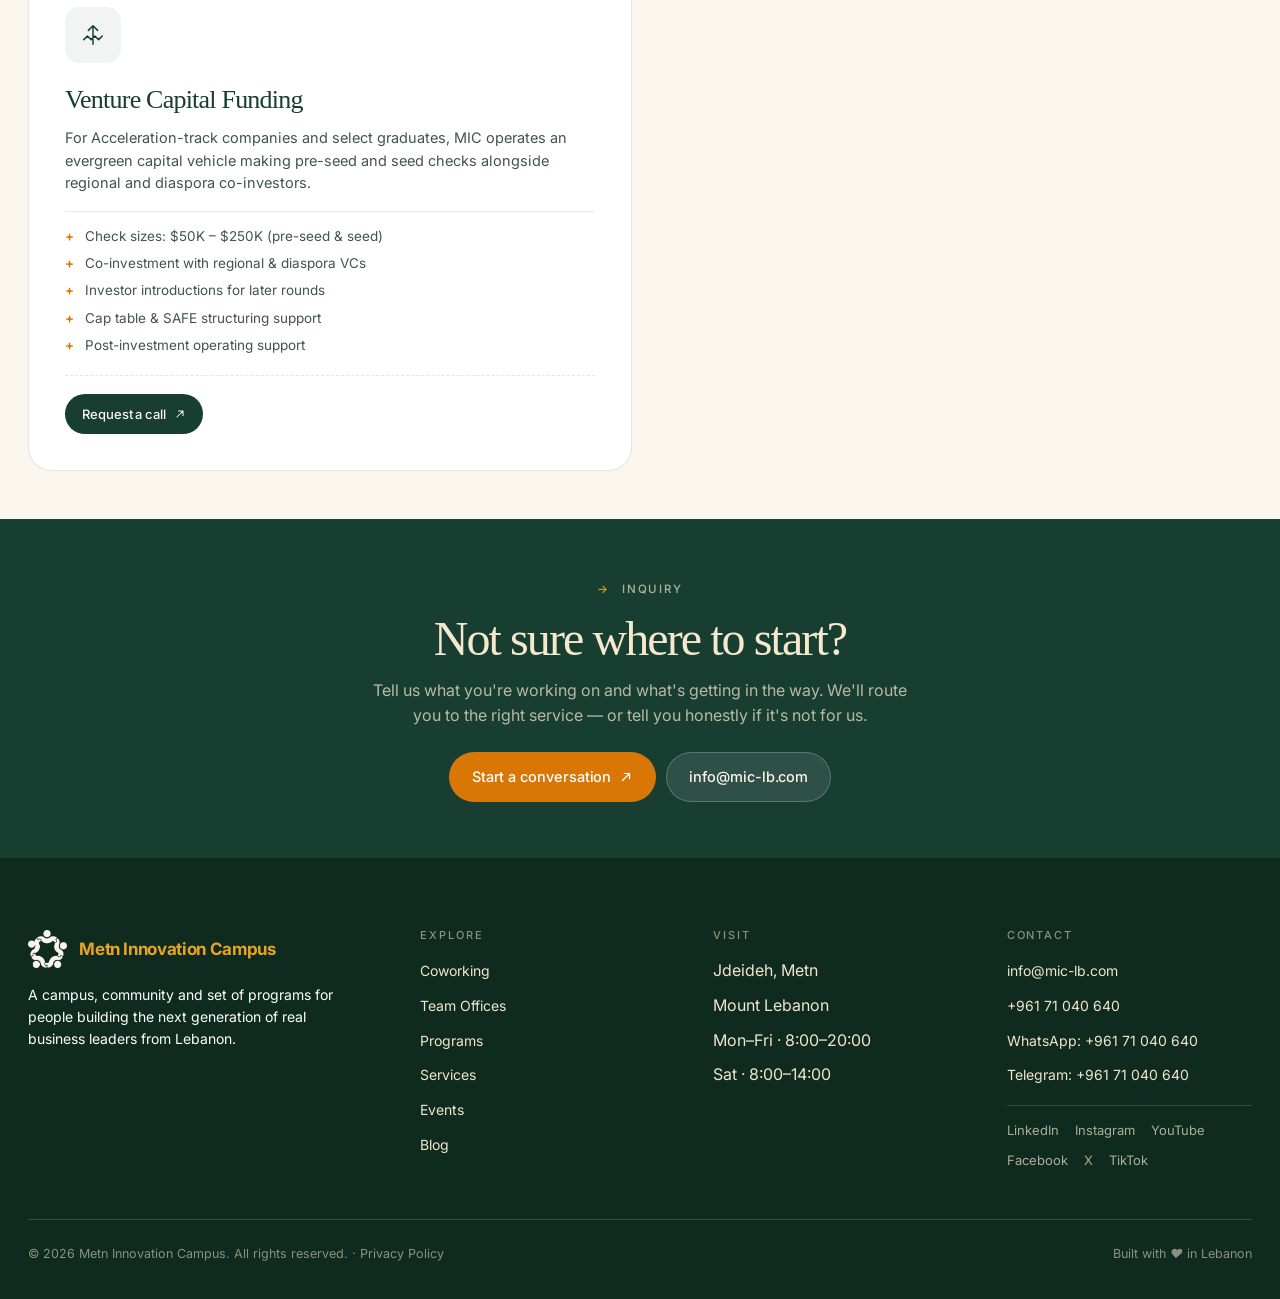
<file: services.html>
<!DOCTYPE html>
<html lang="en">
<head>
<meta charset="UTF-8" />
<meta name="viewport" content="width=device-width, initial-scale=1, viewport-fit=cover" />
<meta name="theme-color" content="#1B4332" />
<!-- Google Tag Manager -->
<script>(function(w,d,s,l,i){w[l]=w[l]||[];w[l].push({'gtm.start':
new Date().getTime(),event:'gtm.js'});var f=d.getElementsByTagName(s)[0],
j=d.createElement(s),dl=l!='dataLayer'?'&l='+l:'';j.async=true;j.src=
'https://www.googletagmanager.com/gtm.js?id='+i+dl;f.parentNode.insertBefore(j,f);
})(window,document,'script','dataLayer','GTM-WMMGBC8G');</script>
<!-- End Google Tag Manager -->
<!-- Google tag (gtag.js) -->
<script async src="https://www.googletagmanager.com/gtag/js?id=AW-18478405754"></script>
<script>
  window.dataLayer = window.dataLayer || [];
  function gtag(){dataLayer.push(arguments);}
  gtag('js', new Date());

  gtag('config', 'AW-18478405754');
</script>
<title>Services — Metn Innovation Campus</title>
<meta name="description" content="MIC services for founders and growing teams: HR services, business advisory, team augmentation, virtual offices, and venture capital funding." />
<link rel="preconnect" href="https://fonts.googleapis.com" />
<link rel="preconnect" href="https://fonts.gstatic.com" crossorigin />
<link rel="preload" as="image" href="services-hero-bg.jpg" fetchpriority="high" />
<link rel="icon" type="image/png" href="mic-icon-128.png" />
<link rel="apple-touch-icon" href="mic-icon-128.png" />
<link rel="stylesheet" href="styles.css" />
<!-- Plausible Analytics -->
<script defer data-domain="mic-lb.com" src="https://plausible.io/js/script.js"></script>
<!-- Structured data: Organization -->
<script type="application/ld+json">
{
  "@context": "https://schema.org",
  "@type": "Organization",
  "@id": "https://mic-lb.com/#mic",
  "name": "Metn Innovation Campus",
  "alternateName": "MIC",
  "url": "https://mic-lb.com",
  "logo": "https://mic-lb.com/mic-icon-128.png",
  "email": "info@mic-lb.com"
}
</script>
</head>
<body>
<!-- Google Tag Manager (noscript) -->
<noscript><iframe src="https://www.googletagmanager.com/ns.html?id=GTM-WMMGBC8G"
height="0" width="0" style="display:none;visibility:hidden"></iframe></noscript>
<!-- End Google Tag Manager (noscript) -->

<svg width="0" height="0" style="position:absolute" aria-hidden="true">
  <defs>
    <symbol id="arr" viewBox="0 0 16 16"><path d="M 4 12 L 12 4 M 6 4 L 12 4 L 12 10" stroke="currentColor" stroke-width="1.4" fill="none" stroke-linecap="round" stroke-linejoin="round"/></symbol>
    <symbol id="close" viewBox="0 0 16 16"><path d="M 4 4 L 12 12 M 12 4 L 4 12" stroke="currentColor" stroke-width="1.6" fill="none" stroke-linecap="round"/></symbol>
    <symbol id="check" viewBox="0 0 24 24"><path d="M 5 12 L 10 17 L 19 7" stroke="currentColor" stroke-width="2.4" fill="none" stroke-linecap="round" stroke-linejoin="round"/></symbol>

    <!-- Service icons (28x28) -->
    <symbol id="s-hr" viewBox="0 0 28 28"><circle cx="10" cy="10" r="3.5" stroke="currentColor" stroke-width="1.6" fill="none"/><path d="M3 22c0-3.5 3-6 7-6s7 2.5 7 6M18 8c1.8 0 3.5 1.5 3.5 3.5S19.8 15 18 15M20 22c0-2.5 1.5-4.5 5-4.5" stroke="currentColor" stroke-width="1.6" fill="none" stroke-linecap="round"/></symbol>
    <symbol id="s-advisory" viewBox="0 0 28 28"><path d="M14 3v3M14 22v3M3 14h3M22 14h3M6 6l2 2M20 20l2 2M6 22l2-2M20 6l2-2" stroke="currentColor" stroke-width="1.6" stroke-linecap="round"/><circle cx="14" cy="14" r="5" stroke="currentColor" stroke-width="1.6" fill="none"/></symbol>
    <symbol id="s-team" viewBox="0 0 28 28"><circle cx="9" cy="9" r="3" stroke="currentColor" stroke-width="1.6" fill="none"/><circle cx="19" cy="9" r="3" stroke="currentColor" stroke-width="1.6" fill="none"/><path d="M3 21c0-3 2.5-5 6-5s6 2 6 5M13 21c0-3 2.5-5 6-5s6 2 6 5" stroke="currentColor" stroke-width="1.6" fill="none" stroke-linecap="round"/></symbol>
    <symbol id="s-virtual" viewBox="0 0 28 28"><rect x="3" y="5" width="22" height="15" rx="2" stroke="currentColor" stroke-width="1.6" fill="none"/><path d="M11 25h6M14 20v5" stroke="currentColor" stroke-width="1.6" stroke-linecap="round"/><path d="M9 13l3 3 7-7" stroke="currentColor" stroke-width="1.6" fill="none" stroke-linecap="round" stroke-linejoin="round"/></symbol>
    <symbol id="s-vc" viewBox="0 0 28 28"><path d="M14 4v20M9 9l5-5 5 5M4 19l4-4 4 4 4-4 4 4 4-4" stroke="currentColor" stroke-width="1.6" fill="none" stroke-linecap="round" stroke-linejoin="round"/></symbol>
  </defs>
</svg>

<header class="nav-wrap">
  <nav class="nav" aria-label="Main">
    <a href="index.html" class="nav-brand"><img src="mic-lockup-horizontal.png" alt="Metn Innovation Campus — MIC"/></a>
    <div class="nav-links">
      <a href="index.html">Home</a>
      <div class="nav-item nav-item--has-dropdown">
        <a href="programs.html">Programs<svg class="nav-caret" width="9" height="6" viewBox="0 0 9 6" aria-hidden="true"><path d="M1 1l3.5 4L8 1" fill="none" stroke="currentColor" stroke-width="1.5" stroke-linecap="round" stroke-linejoin="round"/></svg></a>
        <div class="nav-dropdown" role="menu">
          <div class="nav-dropdown-inner">
            <a href="programs.html#pre-incubation" role="menuitem">Pre-incubation</a>
            <a href="programs.html#incubation" role="menuitem">Incubation</a>
            <a href="programs.html#acceleration" role="menuitem">Acceleration</a>
          </div>
        </div>
      </div>
      <a href="services.html" class="active">Services</a>
      <a href="events.html">Events</a>
      <a href="blog.html">Blog</a>
      <a href="about.html">About us</a>
    </div>
    <div class="nav-cta">
      <button class="nav-tour" data-modal="modal-tour" aria-label="Take a virtual tour">
        <span class="dot" aria-hidden="true"></span>
        Virtual tour
      </button>
      <button class="nav-burger" id="navBurger" aria-label="Open menu" aria-expanded="false">
        <span></span><span></span>
      </button>
    </div>
  </nav>
</header>

<div class="mobile-menu" id="mobileMenu" aria-hidden="true">
  <a href="index.html">Home</a>
  <a href="programs.html">Programs</a>
  <a href="programs.html#pre-incubation" class="sub">Pre-incubation</a>
  <a href="programs.html#incubation" class="sub">Incubation</a>
  <a href="programs.html#acceleration" class="sub">Acceleration</a>
  <a href="services.html">Services</a>
  <a href="events.html">Events</a>
  <a href="blog.html">Blog</a>
  <a href="about.html">About us</a>
  <div class="mobile-actions">
    <button class="btn btn--ghost" data-modal="modal-tour">Virtual tour</button>
  </div>
</div>

<!-- Page header (banner with photo + overlay, matches homepage hero pattern) -->
<section class="page-banner page-banner--services">
  <div class="container reveal">
    <span class="eyebrow"><span class="num">→</span> Services</span>
    <h1>Operating support<br/>for <em>growing companies</em>.</h1>
    <p>
      Beyond workspaces and programs, MIC operates a set of professional services for founders and growing teams
      who need expertise on tap &mdash; without the overhead of building it in-house.
    </p>
  </div>
</section>

<!-- Services grid -->
<section class="section" id="services-grid" style="padding:48px 0;">
  <div class="container">
    <div class="services-grid">

      <!-- HR Services -->
      <article class="service-card reveal" id="hr">
        <div class="s-ico"><svg><use href="#s-hr"/></svg></div>
        <h3>HR Services</h3>
        <p>
          From your first hire to your fifteenth, we handle the operational backbone of building a team in Lebanon &mdash;
          contracts, payroll, NSSF, performance frameworks, and the conversations nobody warns you about.
        </p>
        <ul>
          <li>Recruitment &amp; technical screening</li>
          <li>Lebanese-compliant contracts &amp; payroll setup</li>
          <li>NSSF, taxes, and end-of-service administration</li>
          <li>Performance review frameworks</li>
          <li>Founder-employee &amp; co-founder mediation</li>
        </ul>
        <div class="service-cta">
          <button class="btn btn--primary btn--sm" type="button" data-modal="modal-request-call" data-service="HR Services">
            Request a call <svg class="arr" width="12" height="12"><use href="#arr"/></svg>
          </button>
        </div>
      </article>

      <!-- Business Advisory -->
      <article class="service-card reveal" id="advisory">
        <div class="s-ico"><svg><use href="#s-advisory"/></svg></div>
        <h3>Business Advisory</h3>
        <p>
          Fractional senior operators who've built and sold companies, on call for the questions you'd want to ask
          a wise board member &mdash; pricing, packaging, channel strategy, when to pivot, when not to.
        </p>
        <ul>
          <li>Strategic planning &amp; OKR design</li>
          <li>Pricing &amp; commercial model review</li>
          <li>Go-to-market &amp; channel strategy</li>
          <li>Financial modeling &amp; unit economics</li>
          <li>Board preparation &amp; investor narratives</li>
        </ul>
        <div class="service-cta">
          <button class="btn btn--primary btn--sm" type="button" data-modal="modal-request-call" data-service="Business Advisory">
            Request a call <svg class="arr" width="12" height="12"><use href="#arr"/></svg>
          </button>
        </div>
      </article>

      <!-- Team Augmentation -->
      <article class="service-card reveal" id="augmentation">
        <div class="s-ico"><svg><use href="#s-team"/></svg></div>
        <h3>Team Augmentation</h3>
        <p>
          When you need talent now and don't have the runway for a full-time hire, we deploy vetted engineers,
          designers, and operators from the MIC network &mdash; embedded with your team for as long as it takes.
        </p>
        <ul>
          <li>Senior engineers (full-stack, mobile, ML)</li>
          <li>Product designers &amp; UX researchers</li>
          <li>Growth marketers &amp; content operators</li>
          <li>Fractional CTOs, CFOs, &amp; CPOs</li>
          <li>Project-based or ongoing engagements</li>
        </ul>
        <div class="service-cta">
          <button class="btn btn--primary btn--sm" type="button" data-modal="modal-request-call" data-service="Team Augmentation">
            Request a call <svg class="arr" width="12" height="12"><use href="#arr"/></svg>
          </button>
        </div>
      </article>

      <!-- Virtual Offices -->
      <article class="service-card reveal" id="virtual">
        <div class="s-ico"><svg><use href="#s-virtual"/></svg></div>
        <h3>Virtual Offices</h3>
        <p>
          A Lebanese business address, mail handling, and on-demand workspace access for diaspora founders,
          remote teams, and international companies who need a real presence here without leasing real estate.
        </p>
        <ul>
          <li>Business address at the campus</li>
          <li>Mail &amp; package receipt + forwarding</li>
          <li>Local phone line with call routing</li>
          <li>10 hours/month of coworking &amp; meeting rooms</li>
          <li>Optional: company registration assistance</li>
        </ul>
        <div class="service-cta">
          <button class="btn btn--primary btn--sm" type="button" data-modal="modal-request-call" data-service="Virtual Offices">
            Request a call <svg class="arr" width="12" height="12"><use href="#arr"/></svg>
          </button>
        </div>
      </article>

      <!-- VC Funding -->
      <article class="service-card reveal" id="vc">
        <div class="s-ico"><svg><use href="#s-vc"/></svg></div>
        <h3>Venture Capital Funding</h3>
        <p>
          For Acceleration-track companies and select graduates, MIC operates an evergreen capital vehicle making
          pre-seed and seed checks alongside regional and diaspora co-investors.
        </p>
        <ul>
          <li>Check sizes: $50K – $250K (pre-seed &amp; seed)</li>
          <li>Co-investment with regional &amp; diaspora VCs</li>
          <li>Investor introductions for later rounds</li>
          <li>Cap table &amp; SAFE structuring support</li>
          <li>Post-investment operating support</li>
        </ul>
        <div class="service-cta">
          <button class="btn btn--primary btn--sm" type="button" data-modal="modal-request-call" data-service="Venture Capital Funding">
            Request a call <svg class="arr" width="12" height="12"><use href="#arr"/></svg>
          </button>
        </div>
      </article>

    </div>
  </div>
</section>

<!-- Contact / Inquiry -->
<section class="section-dark section-sm" id="contact-services">
  <div class="container reveal" style="text-align:center;max-width:620px;margin:0 auto;">
    <span class="eyebrow"><span class="num">→</span> Inquiry</span>
    <h2 style="margin:14px 0 14px;">Not sure where to start?</h2>
    <p style="font-size:16px;margin-bottom:24px;">
      Tell us what you're working on and what's getting in the way. We'll route you to the right service
      &mdash; or tell you honestly if it's not for us.
    </p>
    <div style="display:flex;gap:10px;flex-wrap:wrap;justify-content:center;">
      <button class="btn btn--amber" data-modal="modal-services">
        Start a conversation <svg class="arr" width="14" height="14"><use href="#arr"/></svg>
      </button>
      <a class="btn btn--light" href="mailto:info@mic-lb.com">info@mic-lb.com</a>
    </div>
  </div>
</section>

<!-- Footer -->
<footer class="footer">
  <div class="container">
    <div class="footer-grid">
      <div class="footer-brand">
        <div class="nav-brand"><img src="mic-icon-white.png" alt="MIC icon"/>Metn Innovation Campus</div>
        <p>A campus, community and set of programs for people building the next generation of real business leaders from Lebanon.</p>
      </div>
      <div class="footer-col">
        <h5>Explore</h5>
        <ul>
          <li><a href="index.html#coworking">Coworking</a></li>
          <li><a href="index.html#offices">Team Offices</a></li>
          <li><a href="programs.html">Programs</a></li>
          <li><a href="services.html">Services</a></li>
          <li><a href="events.html">Events</a></li>
          <li><a href="blog.html">Blog</a></li>
        </ul>
      </div>
      <div class="footer-col">
        <h5>Visit</h5>
        <ul>
          <li>Jdeideh, Metn</li>
          <li>Mount Lebanon</li>
          <li>Mon–Fri · 8:00–20:00</li>
          <li>Sat · 8:00–14:00</li>
        </ul>
      </div>
      <div class="footer-col">
        <h5>Contact</h5>
        <ul>
          <li><a href="mailto:info@mic-lb.com">info@mic-lb.com</a></li>
          <li><a href="tel:+96171040640">+961 71 040 640</a></li>
          <li><a href="https://wa.me/96171040640" target="_blank" rel="noopener">WhatsApp: +961 71 040 640</a></li>
          <li><a href="https://t.me/+96171040640" target="_blank" rel="noopener">Telegram: +961 71 040 640</a></li>
        </ul>
        <div class="footer-social">
          <a href="https://www.linkedin.com/company/metninnovationcampus" target="_blank" rel="noopener" aria-label="LinkedIn">LinkedIn</a>
          <a href="https://www.instagram.com/metninnovationcampus" target="_blank" rel="noopener" aria-label="Instagram">Instagram</a>
          <a href="https://www.youtube.com/@MetnInnovationCampus" target="_blank" rel="noopener" aria-label="YouTube">YouTube</a>
          <a href="https://www.facebook.com/metninnovationcampus" target="_blank" rel="noopener" aria-label="Facebook">Facebook</a>
          <a href="https://x.com/metninnovation" target="_blank" rel="noopener" aria-label="X">X</a>
          <a href="https://www.tiktok.com/@metninnovationcampus" target="_blank" rel="noopener" aria-label="TikTok">TikTok</a>
        </div>
      </div>
    </div>
    <div class="footer-bottom">
      <span>© 2026 Metn Innovation Campus. All rights reserved. · <a href="privacy.html">Privacy Policy</a></span>
      <span>Built with <em>♥</em> in Lebanon</span>
    </div>
  </div>
</footer>

<!-- Modals -->
<div class="modal-backdrop" id="modal-tour" role="dialog" aria-modal="true" aria-hidden="true">
  <div class="modal">
    <button class="modal-close" data-modal-close aria-label="Close"><svg width="14" height="14"><use href="#close"/></svg></button>
    <div class="modal-eyebrow">Virtual tour · Launching October 20, 2026</div>
    <h3>Step inside the campus, <em>from anywhere</em>.</h3>
    <p class="modal-desc">Our 360° tour launches alongside the campus. We'll send the link the moment it goes live.</p>
    <form name="virtual-tour" method="POST" data-netlify="true" data-netlify-honeypot="bot-field">
      <input type="hidden" name="form-name" value="virtual-tour"/>
      <p hidden><label>Don’t fill this out: <input name="bot-field"/></label></p>
      <div class="form-row cols-2">
        <div class="field"><label>Full name</label><input type="text" name="name" required placeholder="Your name"/></div>
        <div class="field"><label>Email</label><input type="email" name="email" required placeholder="you@email.com"/></div>
      </div>
      <div class="modal-actions"><button type="submit" class="btn btn--primary btn--block">Notify me at launch →</button></div>
    </form>
    <div class="modal-success" style="display:none;">
      <div class="check"><svg width="28" height="28"><use href="#check"/></svg></div>
      <h3>You're on the list.</h3>
      <p style="font-size:15px;">We'll send the tour link on October 20, 2026.</p>
    </div>
  </div>
</div>

<div class="modal-backdrop" id="modal-services" role="dialog" aria-modal="true" aria-hidden="true">
  <div class="modal">
    <button class="modal-close" data-modal-close aria-label="Close"><svg width="14" height="14"><use href="#close"/></svg></button>
    <div class="modal-eyebrow">Services inquiry</div>
    <h3>Tell us what you're <em>working on</em>.</h3>
    <p class="modal-desc">A few details and we'll route you to the right person. No sales pitch &mdash; just a conversation.</p>
    <form name="services-inquiry" method="POST" data-netlify="true" data-netlify-honeypot="bot-field">
      <input type="hidden" name="form-name" value="services-inquiry"/>
      <p hidden><label>Don’t fill this out: <input name="bot-field"/></label></p>
      <div class="form-row cols-2">
        <div class="field"><label>Full name</label><input type="text" name="name" required placeholder="Your name"/></div>
        <div class="field"><label>Phone</label><input type="tel" name="phone" placeholder="+961…"/></div>
      </div>
      <div class="form-row"><div class="field"><label>Email</label><input type="email" name="email" required placeholder="you@email.com"/></div></div>
      <div class="form-row cols-2">
        <div class="field"><label>Company</label><input type="text" name="company" placeholder="Company name"/></div>
        <div class="field">
          <label>Interested in</label>
          <select name="service">
            <option value="">Select…</option>
            <option>HR Services</option>
            <option>Business Advisory</option>
            <option>Team Augmentation</option>
            <option>Virtual Offices</option>
            <option>Venture Capital Funding</option>
            <option>Not sure yet</option>
          </select>
        </div>
      </div>
      <div class="form-row"><div class="field"><label>What's getting in the way?</label><textarea name="context" placeholder="A few sentences on what you're working on and where you need help."></textarea></div></div>
      <div class="modal-actions"><button type="submit" class="btn btn--amber btn--block">Send inquiry →</button></div>
      <p class="modal-fine">We respond within two business days. Everything stays confidential.</p>
    </form>
    <div class="modal-success" style="display:none;">
      <div class="check"><svg width="28" height="28"><use href="#check"/></svg></div>
      <h3>Inquiry received.</h3>
      <p style="font-size:15px;">We'll be in touch within two business days.</p>
    </div>
  </div>
</div>

<!-- Modal: Request a call -->
<div class="modal-backdrop" id="modal-request-call" role="dialog" aria-modal="true" aria-hidden="true" aria-labelledby="modal-call-title">
  <div class="modal">
    <button class="modal-close" data-modal-close aria-label="Close"><svg width="14" height="14"><use href="#close"/></svg></button>
    <div class="modal-eyebrow">Request a call &middot; <span id="call-service-name">Service</span></div>
    <h3 id="modal-call-title">We'll <em>call you back</em>.</h3>
    <p class="modal-desc">
      Leave your name and phone number. One of our team will call you back within 60 minutes during working hours.
      For faster contact, you can call us directly at
      <a href="tel:+96171040640" style="color: var(--cedar); white-space: nowrap; font-weight: 500;">+961 71 040 640</a>.
    </p>
    <form name="service-call-request" method="POST" data-netlify="true" data-netlify-honeypot="bot-field">
      <input type="hidden" name="form-name" value="service-call-request"/>
      <p hidden><label>Don’t fill this out: <input name="bot-field"/></label></p>
      <input type="hidden" name="service" id="call-service-input"/>
      <div class="form-row cols-2">
        <div class="field">
          <label for="call-name">Full name</label>
          <input id="call-name" type="text" name="name" required placeholder="Your name"/>
        </div>
        <div class="field">
          <label for="call-phone">Phone</label>
          <input id="call-phone" type="tel" name="phone" required placeholder="+961…"/>
        </div>
      </div>
      <div class="form-row">
        <div class="field">
          <label for="call-email">Email <span style="color: var(--ink-mute); font-weight: 400;">(optional)</span></label>
          <input id="call-email" type="email" name="email" placeholder="you@email.com"/>
        </div>
      </div>
      <div class="modal-actions">
        <button type="submit" class="btn btn--primary btn--block">Request the call &rarr;</button>
      </div>
      <p class="modal-fine">
        Working hours: Mon&ndash;Fri 8:00&ndash;20:00 &middot; Sat 8:00&ndash;14:00. Outside those hours we'll call first thing the next working day.
      </p>
    </form>
    <div class="modal-success" style="display:none;">
      <div class="check"><svg width="28" height="28"><use href="#check"/></svg></div>
      <h3>Request received.</h3>
      <p style="font-size:15px;">We'll call you back within 60 working minutes.</p>
    </div>
  </div>
</div>

<script src="scripts.js"></script>
</body>
</html>
</file>
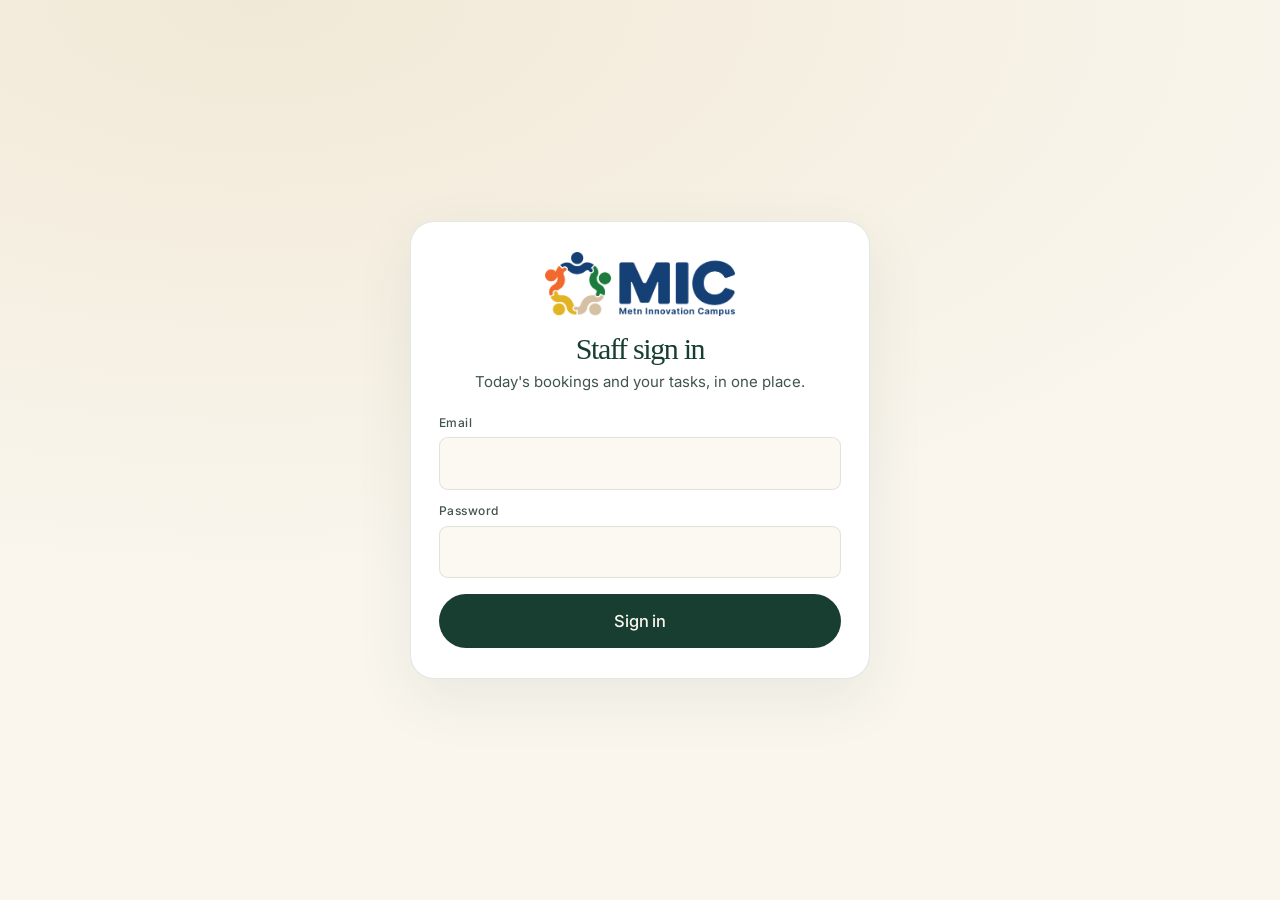
<file: staff.html>
<!DOCTYPE html>
<html lang="en">
<head>
<meta charset="UTF-8" />
<meta name="viewport" content="width=device-width, initial-scale=1, viewport-fit=cover" />
<meta name="theme-color" content="#183D31" />
<meta name="robots" content="noindex, nofollow" />
<meta name="mobile-web-app-capable" content="yes" />
<meta name="apple-mobile-web-app-capable" content="yes" />
<meta name="apple-mobile-web-app-title" content="MIC Staff" />
<meta name="apple-mobile-web-app-status-bar-style" content="default" />
<title>MIC Staff</title>
<link rel="manifest" href="/staff.webmanifest" />
<link rel="icon" type="image/png" href="/mic-icon-128.png" />
<link rel="apple-touch-icon" href="/staff-icon-180.png" />
<link rel="stylesheet" href="/styles.css" />
<link rel="stylesheet" href="/booking.css" />
<link rel="stylesheet" href="/staff.css" />
</head>
<body class="staff">

<!-- ============ iPad / iPhone in Safari: install first ============ -->
<div class="st-cover" id="stInstall" hidden>
  <div class="st-card">
    <img class="logo" src="/mic-lockup-horizontal.png" alt="Metn Innovation Campus" />
    <h1>Add MIC Staff to the Home Screen</h1>
    <p class="lead">An iPad only shows notifications for apps on its Home Screen. You do this once, and it takes a few seconds.</p>
    <ol class="st-steps">
      <li>Tap the <b>Share</b> button: the square with an arrow, at the top of the screen.</li>
      <li>Choose <b>Add to Home Screen</b>, then <b>Add</b>.</li>
      <li>Close Safari, open <b>MIC Staff</b> from the Home Screen, and sign in there.</li>
    </ol>
    <button class="st-link" id="stSkipInstall" type="button">Use it in Safari instead, without notifications</button>
  </div>
</div>

<!-- ============ sign in ============ -->
<div class="st-cover" id="stLogin" hidden>
  <div class="st-card">
    <img class="logo" src="/mic-lockup-horizontal.png" alt="Metn Innovation Campus" />
    <h1>Staff sign in</h1>
    <p class="lead">Today's bookings and your tasks, in one place.</p>
    <div id="stLoginMsg"></div>
    <form id="stForm" autocomplete="on">
      <div class="bk-field">
        <label for="stEmail">Email</label>
        <input id="stEmail" type="email" required autocomplete="username" autocapitalize="off" spellcheck="false" />
      </div>
      <div class="bk-field" style="margin-bottom:16px;">
        <label for="stPass">Password</label>
        <input id="stPass" type="password" required autocomplete="current-password" />
      </div>
      <button class="btn btn--primary btn--block" id="stGo" type="submit">Sign in</button>
    </form>
  </div>
</div>

<!-- ============ the dashboard ============ -->
<div id="stApp" hidden>
  <div class="st-sticky">
    <header class="st-top">
      <div class="st-brand"><img src="/mic-icon.png" alt="" /> <span>MIC Staff</span></div>
      <div class="st-chips">
        <button class="st-chip is-off" id="chipPush" type="button"><span class="dot"></span><span class="tx">Notifications</span></button>
        <button class="st-chip is-off" id="chipWake" type="button"><span class="dot"></span><span class="tx">Screen may sleep</span></button>
        <span class="st-chip is-off" id="chipSync"><span class="dot"></span><span class="tx">Loading…</span></span>
      </div>
      <div class="st-clock"><b id="stTime">&nbsp;</b><small id="stDate">&nbsp;</small></div>
      <button class="st-out" id="stOut" type="button">Sign out</button>
    </header>
    <div id="stAlertBox"></div>
  </div>

  <div class="st-start" id="stStartBar">
    <div class="tx">
      <b>Start your shift<span id="stHello"></span></b>
      <span id="stStartWhy">Turns on the chime for new tasks and keeps this screen awake.</span>
    </div>
    <button class="btn btn--amber" id="stStartGo" type="button">Start shift</button>
  </div>

  <main class="st-grid">
    <section class="st-panel" aria-labelledby="hTasks">
      <h2 id="hTasks">Tasks <span class="st-count is-zero" id="cTasks">0</span></h2>
      <div id="stTasks"><div class="st-empty">Loading…</div></div>
      <details class="st-donelist" id="stDoneWrap" hidden>
        <summary id="stDoneSum">Done today</summary>
        <div id="stDone"></div>
      </details>
    </section>

    <section class="st-panel" aria-labelledby="hBk">
      <h2 id="hBk">Bookings <span class="st-count is-zero" id="cBk">0</span></h2>
      <div id="stBookings"><div class="st-empty">Loading…</div></div>
    </section>
  </main>
</div>

<!-- ============ mark a task done ============ -->
<div class="st-sheet" id="stSheet" hidden role="dialog" aria-modal="true" aria-labelledby="sheetTitle">
  <div class="box">
    <h3 id="sheetTitle">Mark as done</h3>
    <p class="sub" id="sheetTask"></p>

    <label for="sheetNote" class="st-label">Note <span class="bk-muted">(optional)</span></label>
    <textarea id="sheetNote" maxlength="500" placeholder="Anything the team should know"></textarea>

    <div class="st-proof">
      <input class="st-file" type="file" id="sheetFile" accept="image/*,video/*" />
      <label class="pick-btn" for="sheetFile" id="sheetPick">Add a photo or video <span class="bk-muted">(optional)</span></label>
      <div class="prev" id="sheetPrev" hidden></div>
      <div class="st-bar" id="sheetBar" hidden><i></i></div>
    </div>

    <div id="sheetMsg"></div>

    <div class="acts">
      <button class="btn btn--ghost" id="sheetCancel" type="button">Cancel</button>
      <button class="btn btn--primary" id="sheetGo" type="button">Mark as done</button>
    </div>
  </div>
</div>

<script src="/staff.js"></script>
</body>
</html>
</file>
<file: styles.css>
/* ============================================================
   Metn Innovation Campus — v2
   Design system & shared styles
   ============================================================ */

@import url('https://fonts.googleapis.com/css2?family=Inter:wght@400;500;600;700;800&display=swap');

:root {
  /* Surfaces */
  --bg:        #FAF6EE;
  --bg-warm:   #F1E9D7;
  --bg-soft:   #FCF9F2;
  --paper:     #FFFFFF;

  /* Brand (official MIC palette) */
  --cedar:       #183D31;  /* Cedar Core */
  --cedar-light: #2D6A4F;  /* Cedar Green — bright accent */
  --cedar-dark:  #0F2A1F;
  --word-blue:   #0047AB;  /* Wordmark navy — MIC lockup only */
  --blue:        #2563EB;  /* Electric Blue — signal */
  --amber:       #D97706;
  --gold:        #E8A323;
  --orange:      #DD6B20;
  --rose:        #C2410C;

  /* Ink */
  --ink:        #17251F;
  --ink-soft:   #40554C;
  --ink-mute:   #6E8178;
  --on-dark:    #F1E6CC;
  --on-dark-soft: rgba(241, 230, 204, 0.74);

  /* Lines */
  --line:        rgba(24, 61, 49, 0.12);
  --line-strong: rgba(24, 61, 49, 0.24);
  --line-dark:   rgba(241, 230, 204, 0.18);

  /* Type — brand-specified */
  --serif: Georgia, 'Times New Roman', Times, serif;
  --sans:  'Inter', system-ui, -apple-system, 'Segoe UI', sans-serif;

  /* Motion */
  --ease:        cubic-bezier(0.4, 0, 0.2, 1);
  --ease-out:    cubic-bezier(0.16, 1, 0.3, 1);
  --ease-spring: cubic-bezier(0.34, 1.4, 0.64, 1);

  /* Geometry */
  --gutter: 28px;
  --max:    1320px;
  --r-sm:   10px;
  --r:      16px;
  --r-lg:   24px;
}

* { box-sizing: border-box; margin: 0; padding: 0; }

html { scroll-behavior: smooth; }
body {
  background: var(--bg);
  color: var(--ink);
  font-family: var(--sans);
  font-size: 16px;
  line-height: 1.55;
  -webkit-font-smoothing: antialiased;
  -moz-osx-font-smoothing: grayscale;
  text-rendering: optimizeLegibility;
}

img, svg { max-width: 100%; display: block; }
a { color: inherit; text-decoration: none; }
button { font: inherit; cursor: pointer; border: none; background: none; color: inherit; }
input, textarea, select { font: inherit; color: inherit; }

/* ============================================================
   Typography
   ============================================================ */
h1, h2, h3, h4, h5 {
  font-family: var(--serif);
  font-weight: 500;
  line-height: 1.05;
  letter-spacing: -0.03em;
  color: var(--ink);
}
h1 { font-size: clamp(40px, 5.4vw, 72px); line-height: 1.0; letter-spacing: -0.045em; }
h2 { font-size: clamp(28px, 3.8vw, 48px); letter-spacing: -0.04em; }
h3 { font-size: clamp(20px, 1.8vw, 26px); line-height: 1.18; }
h4 { font-size: clamp(17px, 1.4vw, 20px); line-height: 1.25; }

em, .italic { font-style: italic; }
.cedar  { color: var(--cedar); }
.amber  { color: var(--amber); }
.muted  { color: var(--ink-mute); }
p       { color: var(--ink-soft); }
.lead   { font-family: var(--serif); font-size: clamp(20px, 1.9vw, 26px); line-height: 1.35; color: var(--ink); }

/* ============================================================
   Layout primitives
   ============================================================ */
.container { width: 100%; max-width: var(--max); margin: 0 auto; padding: 0 var(--gutter); }
.section   { padding: 88px 0; }
.section-sm{ padding: 56px 0; }
.section-lg{ padding: 120px 0; }

.section-dark { background: var(--cedar); color: var(--on-dark); }
.section-dark h1, .section-dark h2, .section-dark h3, .section-dark h4 { color: #F4E9CC; }
.section-dark p { color: var(--on-dark-soft); }
.section-dark .muted { color: rgba(241,230,204,0.55); }

.section-warm { background: var(--bg-warm); }
.section-soft { background: var(--bg-soft); }

.eyebrow {
  font-family: var(--sans);
  font-size: 11.5px;
  font-weight: 500;
  letter-spacing: 0.16em;
  text-transform: uppercase;
  color: var(--ink-mute);
  display: inline-flex;
  align-items: center;
  gap: 12px;
}
.eyebrow .num { color: var(--amber); font-variant-numeric: tabular-nums; }
.section-dark .eyebrow      { color: rgba(241,230,204,0.7); }
.section-dark .eyebrow .num { color: var(--gold); }

.section-head { margin-bottom: 48px; }
.section-head .h-row { display: grid; grid-template-columns: 1.2fr 1fr; gap: 40px; align-items: end; }
.section-head h2 { margin-top: 16px; }
.section-head p  { max-width: 460px; }
@media (max-width: 820px) {
  .section-head .h-row { grid-template-columns: 1fr; gap: 16px; }
}

/* ============================================================
   Buttons
   ============================================================ */
.btn {
  display: inline-flex;
  align-items: center;
  gap: 8px;
  padding: 13px 22px;
  border-radius: 999px;
  font-family: var(--sans);
  font-size: 14.5px;
  font-weight: 500;
  letter-spacing: -0.005em;
  transition: all 0.25s var(--ease);
  white-space: nowrap;
  border: 1px solid transparent;
  cursor: pointer;
}
.btn--sm { padding: 10px 16px; font-size: 13.5px; }
.btn--primary { background: var(--cedar); color: #FAF6EE; }
.btn--primary:hover { background: var(--cedar-dark); transform: translateY(-1px); }
.btn--amber { background: var(--amber); color: #fff; }
.btn--amber:hover { background: #B36205; transform: translateY(-1px); }
.btn--ghost { border-color: var(--line-strong); color: var(--ink); }
.btn--ghost:hover { background: var(--bg-warm); border-color: var(--cedar); }
.btn--light { background: rgba(255,255,255,0.10); color: #FAF6EE; border-color: rgba(255,255,255,0.22); }
.btn--light:hover { background: rgba(255,255,255,0.18); }
.btn--block { width: 100%; justify-content: center; }
.btn .arr { display: inline-block; transition: transform 0.3s var(--ease); }
.btn:hover .arr { transform: translate(3px, -3px); }

.pill-tag {
  display: inline-flex; align-items: center; gap: 6px;
  background: rgba(217, 119, 6, 0.12);
  color: var(--amber);
  font-size: 11px; font-weight: 500;
  padding: 3px 10px; border-radius: 999px;
  letter-spacing: 0.08em; text-transform: uppercase;
}
.pill-tag--blue { background: rgba(37,99,235,0.12); color: var(--blue); }
.pill-tag--cedar { background: rgba(27,67,50,0.10); color: var(--cedar); }
.pill-tag--soft { background: rgba(245, 232, 200, 0.5); color: var(--ink-soft); }

/* ============================================================
   Navigation
   ============================================================ */
.nav-wrap {
  position: sticky;
  top: 0;
  z-index: 80;
  padding: 16px var(--gutter);
  background: linear-gradient(to bottom, rgba(250,246,238,0.96), rgba(250,246,238,0.78));
  backdrop-filter: blur(14px);
  -webkit-backdrop-filter: blur(14px);
}
.nav {
  display: grid;
  grid-template-columns: auto 1fr auto;
  gap: 24px;
  align-items: center;
  max-width: var(--max);
  margin: 0 auto;
  background: rgba(255, 255, 255, 0.7);
  border: 1px solid var(--line);
  padding: 8px 14px 8px 18px;
  border-radius: 999px;
  box-shadow: 0 1px 0 rgba(255,255,255,0.6) inset, 0 2px 24px rgba(27,67,50,0.04);
}
.nav-brand {
  display: flex; align-items: center;
  height: 44px;
}
.nav-brand img { height: 100%; width: auto; display: block; }
.nav-brand svg { width: 32px; height: 32px; } /* legacy, harmless */
.nav-links {
  display: flex; justify-content: center; gap: 4px;
}
.nav-links a {
  padding: 8px 14px;
  border-radius: 999px;
  font-size: 14px;
  color: var(--ink-soft);
  transition: all 0.2s var(--ease);
}
.nav-links a:hover { color: var(--cedar); background: rgba(27,67,50,0.06); }
.nav-links a.active { color: var(--cedar); background: rgba(27,67,50,0.08); }

/* Dropdown — Programs ▾ */
.nav-item--has-dropdown {
  position: relative;
  display: flex;
  align-items: center;
}
.nav-item--has-dropdown > a {
  display: inline-flex;
  align-items: center;
  gap: 5px;
}
.nav-caret { transition: transform 0.2s var(--ease); opacity: 0.7; }
.nav-item--has-dropdown:hover .nav-caret,
.nav-item--has-dropdown:focus-within .nav-caret { transform: rotate(180deg); opacity: 1; }

.nav-dropdown {
  position: absolute;
  top: 100%;
  left: 50%;
  padding-top: 8px;            /* invisible bridge so the cursor can cross from link to popover */
  transform: translateX(-50%) translateY(-4px);
  opacity: 0;
  visibility: hidden;
  pointer-events: none;
  transition: opacity 0.18s var(--ease), transform 0.18s var(--ease), visibility 0.18s;
  z-index: 100;
}
.nav-item--has-dropdown:hover .nav-dropdown,
.nav-item--has-dropdown:focus-within .nav-dropdown {
  opacity: 1;
  visibility: visible;
  pointer-events: auto;
  transform: translateX(-50%) translateY(0);
}
.nav-dropdown-inner {
  min-width: 184px;
  padding: 8px;
  background: var(--paper);
  border: 1px solid var(--line);
  border-radius: 12px;
  box-shadow: 0 10px 30px rgba(27,67,50,0.10), 0 2px 6px rgba(27,67,50,0.04);
}
.nav-dropdown-inner a {
  display: block;
  padding: 9px 14px;
  border-radius: 8px;
  font-size: 14px;
  color: var(--ink-soft);
  white-space: nowrap;
  transition: background 0.15s var(--ease), color 0.15s var(--ease);
}
.nav-dropdown-inner a:hover {
  background: rgba(27,67,50,0.06);
  color: var(--cedar);
}
.nav-cta {
  display: flex; align-items: center; gap: 8px;
}
.nav-tour {
  display: inline-flex; align-items: center; gap: 6px;
  font-size: 13px; color: var(--cedar);
  padding: 8px 12px; border-radius: 999px;
  border: 1px solid var(--line-strong);
  transition: all 0.2s var(--ease);
}
.nav-tour:hover { background: var(--cedar); color: #FAF6EE; border-color: var(--cedar); }
.nav-tour .dot {
  width: 6px; height: 6px; border-radius: 50%;
  background: var(--amber);
  box-shadow: 0 0 0 0 rgba(217,119,6,0.5);
  animation: pulse 2s infinite;
}
@keyframes pulse {
  0%, 100% { box-shadow: 0 0 0 0 rgba(217,119,6,0.5); }
  50%      { box-shadow: 0 0 0 6px rgba(217,119,6,0); }
}

.nav-burger {
  display: none;
  width: 40px; height: 40px;
  border-radius: 999px;
  background: var(--cedar);
  position: relative;
}
.nav-burger span {
  position: absolute; left: 11px; right: 11px; height: 1.5px; background: #FAF6EE;
  transition: all 0.3s var(--ease);
}
.nav-burger span:nth-child(1) { top: 16px; }
.nav-burger span:nth-child(2) { top: 22px; }
.nav-burger.open span:nth-child(1) { top: 19px; transform: rotate(45deg); }
.nav-burger.open span:nth-child(2) { top: 19px; transform: rotate(-45deg); }

@media (max-width: 1080px) {
  .nav-links, .nav-tour { display: none; }
  .nav-burger { display: block; }
  .nav { grid-template-columns: auto 1fr auto; }
  .nav-links + * { margin-left: auto; }
}

.mobile-menu {
  position: fixed; inset: 0;
  background: var(--bg);
  z-index: 70;
  padding: 100px var(--gutter) 40px;
  display: none;
  flex-direction: column;
  gap: 4px;
  transform: translateY(-100%);
  transition: transform 0.4s var(--ease);
  overflow-y: auto;
}
.mobile-menu.open { transform: translateY(0); }
@media (max-width: 1080px) { .mobile-menu { display: flex; } }
.mobile-menu a {
  font-family: var(--serif);
  font-size: 30px;
  color: var(--cedar);
  border-bottom: 1px solid var(--line);
  padding: 18px 0;
}
.mobile-menu a.sub {
  font-family: var(--sans);
  font-size: 17px;
  color: var(--ink-soft);
  padding: 12px 0 12px 22px;
  font-weight: 500;
}
.mobile-menu .mobile-actions { margin-top: 24px; display: flex; flex-direction: column; gap: 10px; }

/* ============================================================
   Hero
   ============================================================ */
.hero {
  padding: 14px 0 30px;
  position: relative;
  overflow: hidden;
  background-color: var(--bg);
}
/* Photo layer */
.hero::before {
  content: '';
  position: absolute;
  inset: 0;
  background-image: url('hero-bg.jpg');
  background-size: cover;
  background-position: center right;
  background-repeat: no-repeat;
  z-index: 0;
}
/* Cream gradient overlay — opaque on left where the text lives, fading to transparent on the right */
.hero::after {
  content: '';
  position: absolute;
  inset: 0;
  background: linear-gradient(
    to right,
    var(--bg) 0%,
    var(--bg) 38%,
    rgba(250, 246, 238, 0.92) 50%,
    rgba(250, 246, 238, 0.55) 65%,
    rgba(250, 246, 238, 0.18) 82%,
    rgba(250, 246, 238, 0.05) 100%
  );
  z-index: 1;
  pointer-events: none;
}
.hero .container { position: relative; z-index: 2; }

.hero-grid {
  display: grid;
  grid-template-columns: 1.35fr 1fr;
  gap: 56px;
  align-items: center;
}
@media (max-width: 920px) {
  .hero-grid { grid-template-columns: 1fr; gap: 32px; }
  /* On mobile, strengthen the overlay so the full-width text stays clean over the photo */
  .hero::after {
    background: linear-gradient(
      to bottom,
      rgba(250, 246, 238, 0.96) 0%,
      rgba(250, 246, 238, 0.90) 60%,
      rgba(250, 246, 238, 0.78) 100%
    );
  }
  /* The decorative icon slot is hidden on mobile via visibility: hidden by default,
     but that still reserves its grid space. Remove it from the layout entirely so the
     hero collapses to the text height only. */
  .hero-visual { display: none; }
}
.hero-meta {
  display: flex; align-items: center; gap: 16px;
  font-size: 12px; letter-spacing: 0.16em; text-transform: uppercase;
  color: var(--ink-mute); margin-bottom: 22px;
}
.hero-meta .dot { width: 6px; height: 6px; border-radius: 50%; background: var(--amber); }
.hero-meta .sep { color: rgba(27,67,50,0.25); }
.hero h1 { margin-bottom: 22px; }
.hero h1 em { color: var(--cedar); }
.hero-sub {
  font-size: 17px;
  line-height: 1.55;
  max-width: 540px;
  margin-bottom: 30px;
  color: var(--ink-soft);
}
.hero-actions { display: flex; flex-wrap: wrap; gap: 10px; }

/* Right-side slot is no longer used (the photo is the visual now) — keep grid space but hide */
.hero-visual {
  visibility: hidden;
  pointer-events: none;
}
.hero-visual svg, .hero-visual img { width: 100%; height: 100%; object-fit: contain; }

/* ============================================================
   Attractions strip
   ============================================================ */
.attractions {
  padding: 16px 0 22px;
}

.attractions-grid {
  display: grid;
  grid-template-columns: repeat(6, 1fr);
  gap: 8px;
}
@media (max-width: 1080px) { .attractions-grid { grid-template-columns: repeat(3, 1fr); } }
@media (max-width: 560px)  { .attractions-grid { grid-template-columns: repeat(2, 1fr); } }

.attr-item {
  position: relative;
  display: flex; flex-direction: column; align-items: center;
  text-align: center;
  padding: 18px 10px;
  border-radius: 12px;
  background: rgba(27,67,50,0.025);
  transition: background 0.25s var(--ease), transform 0.25s var(--ease);
}
.attr-item:hover { background: rgba(27,67,50,0.07); transform: translateY(-2px); }
.attr-item .ico {
  width: 38px; height: 38px;
  display: grid; place-items: center;
  color: var(--cedar);
  margin-bottom: 8px;
}
.attr-item .ico svg { width: 26px; height: 26px; }
.attr-item .label {
  font-size: 13px;
  font-weight: 600;
  color: var(--ink);
  line-height: 1.3;
}
.attr-item .soon {
  display: inline-block;
  margin-top: 5px;
  font-size: 9px;
  font-weight: 500;
  letter-spacing: 0.08em;
  text-transform: uppercase;
  color: var(--amber);
  background: rgba(217,119,6,0.12);
  padding: 2px 7px;
  border-radius: 999px;
}

/* Tighten the gap from the icons strip into the next section */
.attractions + .section { padding-top: 36px; }

/* ============================================================
   Coworking packages
   ============================================================ */
.cw-packages {
  display: grid;
  grid-template-columns: repeat(5, 1fr);
  gap: 14px;
  margin-top: 24px;
}
@media (max-width: 1100px) { .cw-packages { grid-template-columns: repeat(3, 1fr); } }
@media (max-width: 700px)  { .cw-packages { grid-template-columns: repeat(2, 1fr); } }
@media (max-width: 440px)  { .cw-packages { grid-template-columns: 1fr; } }

.pkg {
  position: relative;
  background: var(--paper);
  border: 1px solid var(--line);
  border-radius: var(--r);
  overflow: hidden;
  transition: all 0.3s var(--ease);
  display: flex;
  flex-direction: column;
}
.pkg:hover {
  transform: translateY(-3px);
  border-color: var(--cedar);
  box-shadow: 0 8px 30px rgba(27,67,50,0.08);
}
.pkg:hover .pkg-photo img { transform: scale(1.04); }

/* Photo header with smooth fade into the card body */
.pkg-photo {
  margin: 0;
  position: relative;
  aspect-ratio: 5 / 3;
  overflow: hidden;
  background: var(--bg-warm);
}
.pkg-photo img {
  width: 100%;
  height: 100%;
  object-fit: cover;
  display: block;
  transition: transform 0.5s var(--ease);
  /* Soft fade at the bottom edge so the photo blends into the card body */
  -webkit-mask-image: linear-gradient(to bottom, #000 0%, #000 78%, rgba(0,0,0,0.55) 100%);
          mask-image: linear-gradient(to bottom, #000 0%, #000 78%, rgba(0,0,0,0.55) 100%);
}
/* Cream overlay layer that meets the fade — completes the seamless blend into card paper */
.pkg-photo::after {
  content: '';
  position: absolute;
  inset: auto 0 0 0;
  height: 38%;
  background: linear-gradient(to bottom, rgba(255,255,255,0) 0%, rgba(255,255,255,0.65) 70%, var(--paper) 100%);
  pointer-events: none;
}

.pkg-body {
  padding: 18px 22px 22px;
  display: flex;
  flex-direction: column;
  flex: 1;
}
.pkg h4 {
  font-family: var(--serif);
  font-size: 22px;
  color: var(--cedar);
  margin-bottom: 8px;
}
.pkg .pkg-desc {
  font-size: 13px;
  line-height: 1.5;
  color: var(--ink-soft);
  margin-bottom: 18px;
  flex: 1;
}
.pkg-price-group {
  display: flex;
  flex-direction: column;
  gap: 4px;
}
.pkg .pkg-price {
  display: flex; align-items: baseline; gap: 4px;
  font-family: var(--serif);
  font-size: 30px;
  color: var(--cedar);
  line-height: 1.1;
}
.pkg .pkg-price .per { font-family: var(--sans); font-size: 13px; color: var(--ink-mute); }
.pkg .pkg-price--alt {
  font-size: 22px;
  color: var(--ink-soft);
}
.pkg .pkg-price--alt .per { font-size: 12px; }

/* Tighten the gap from the coworking section into the dark Team Offices section */
#coworking { padding-bottom: 56px; }
#offices { padding-top: 88px; }

/* ============================================================
   Offices block
   ============================================================ */
.offices-grid {
  display: grid;
  grid-template-columns: 1.1fr 0.9fr;
  gap: 56px;
  align-items: start;
}
@media (max-width: 920px) { .offices-grid { grid-template-columns: 1fr; gap: 36px; } }

.offices-right {
  display: flex;
  flex-direction: column;
  gap: 36px;
}

.offices-visual {
  position: relative;
  background: var(--cedar-dark);
  border-radius: var(--r-lg);
  aspect-ratio: 8 / 7;
  overflow: hidden;
}
.offices-visual img {
  width: 100%;
  height: 100%;
  object-fit: cover;
  display: block;
  /* Aesthetic transparency: image sits at 88% opacity and blends with the cedar
     background, while a subtle vignette softens the edges */
  opacity: 0.88;
}
/* Vignette + cedar tint overlay — gives the photo a polished, atmospheric edge */
.offices-visual::after {
  content: '';
  position: absolute;
  inset: 0;
  pointer-events: none;
  background:
    radial-gradient(ellipse at center, rgba(24,61,49,0) 50%, rgba(24,61,49,0.55) 100%),
    linear-gradient(180deg, rgba(24,61,49,0.10) 0%, rgba(24,61,49,0) 30%, rgba(24,61,49,0) 70%, rgba(24,61,49,0.35) 100%);
}

/* Vertical CTA stack — sits below the photo in the right column */
.offices-cta {
  display: flex;
  flex-direction: column;
  gap: 10px;
}
.offices-cta .btn {
  width: 100%;
  justify-content: center;
}

.offices-stats {
  display: grid;
  grid-template-columns: repeat(3, 1fr);
  gap: 14px;
  margin: 28px 0;
}
@media (max-width: 760px) { .offices-stats { grid-template-columns: 1fr 1fr; } }
.stat {
  border: 1px solid var(--line-dark);
  border-radius: var(--r);
  padding: 18px;
}
.stat .num {
  font-family: var(--serif);
  font-size: 38px;
  line-height: 1;
  color: var(--gold);
  margin-bottom: 6px;
}
.stat .lbl {
  font-size: 12px;
  letter-spacing: 0.08em;
  text-transform: uppercase;
  color: rgba(241,230,204,0.7);
}

/* Exclusive-access snippets — highlighted card grid on dark background */
.incl-grid {
  display: grid;
  grid-template-columns: repeat(5, 1fr);
  gap: 8px;
  margin-bottom: 8px;
}
@media (max-width: 1100px) { .incl-grid { grid-template-columns: repeat(3, 1fr); } }
@media (max-width: 620px)  { .incl-grid { grid-template-columns: repeat(2, 1fr); } }

.incl-item {
  display: flex;
  flex-direction: column;
  align-items: center;
  text-align: center;
  padding: 16px 10px;
  border-radius: 12px;
  background: rgba(232, 163, 35, 0.07);
  border: 1px solid rgba(232, 163, 35, 0.18);
  transition: background 0.25s var(--ease), transform 0.25s var(--ease), border-color 0.25s var(--ease);
}
.incl-item:hover {
  background: rgba(232, 163, 35, 0.13);
  border-color: rgba(232, 163, 35, 0.32);
  transform: translateY(-2px);
}
.incl-item .ico {
  width: 42px; height: 42px;
  display: grid; place-items: center;
  color: var(--gold);
  margin-bottom: 10px;
}
.incl-item .ico svg { width: 28px; height: 28px; }
.incl-item .label {
  font-size: 12.5px;
  font-weight: 500;
  color: rgba(241, 230, 204, 0.92);
  line-height: 1.35;
}

/* Tighten the Team Offices section padding (top and bottom by ~50%) */
#offices { padding-top: 60px; padding-bottom: 60px; }
#programs { padding-top: 52px; }
#events { padding-top: 52px; padding-bottom: 52px; }

/* ============================================================
   Countdown
   ============================================================ */
.countdown-section {
  position: relative;
  background: linear-gradient(135deg, var(--cedar-dark) 0%, var(--cedar) 60%, #265744 100%);
  color: var(--on-dark);
  padding: 54px 0 60px;
  overflow: hidden;
}
.countdown-section::before {
  content: '';
  position: absolute;
  inset: 0;
  background:
    radial-gradient(circle at 12% 40%, rgba(217,119,6,0.22) 0%, transparent 38%),
    radial-gradient(circle at 88% 60%, rgba(232,163,35,0.16) 0%, transparent 42%);
  pointer-events: none;
}
.countdown-inner { position: relative; }
.countdown-grid {
  display: grid;
  grid-template-columns: 1fr 1.2fr;
  gap: 56px;
  align-items: center;
}
@media (max-width: 920px) { .countdown-grid { grid-template-columns: 1fr; gap: 36px; } }

.countdown-text h2 {
  color: #F4E9CC;
  margin: 14px 0 18px;
}
.countdown-text h2 em { color: var(--gold); }
.countdown-text p { font-size: 16px; max-width: 420px; }

.countdown {
  display: grid;
  grid-template-columns: repeat(4, 1fr);
  gap: 14px;
}
@media (max-width: 460px) { .countdown { grid-template-columns: repeat(2, 1fr); } }
.cd-cell {
  background: rgba(255,255,255,0.05);
  border: 1px solid rgba(241,230,204,0.18);
  border-radius: var(--r);
  padding: 22px 16px;
  text-align: center;
  backdrop-filter: blur(8px);
}
.cd-cell .val {
  font-family: var(--serif);
  font-size: clamp(40px, 5vw, 64px);
  color: var(--gold);
  line-height: 1;
  font-variant-numeric: tabular-nums;
  margin-bottom: 8px;
}
.cd-cell .lbl {
  font-size: 11px;
  letter-spacing: 0.18em;
  text-transform: uppercase;
  color: rgba(241,230,204,0.62);
}

.countdown-done {
  font-family: var(--serif);
  font-size: clamp(34px, 4vw, 52px);
  color: var(--gold);
  font-style: italic;
}

/* Pre-book strip */
.prebook {
  display: grid;
  grid-template-columns: repeat(3, 1fr);
  gap: 14px;
  margin-top: 40px;
}
@media (max-width: 720px) { .prebook { grid-template-columns: 1fr; } }
.prebook-btn {
  display: flex;
  align-items: center;
  justify-content: space-between;
  padding: 22px 24px;
  background: rgba(255,255,255,0.08);
  border: 1px solid rgba(241,230,204,0.22);
  border-radius: var(--r);
  color: #F4E9CC;
  font-size: 16px;
  font-weight: 500;
  transition: all 0.3s var(--ease);
  cursor: pointer;
}
.prebook-btn:hover {
  background: var(--gold);
  border-color: var(--gold);
  color: var(--cedar-dark);
  transform: translateY(-2px);
}
.prebook-btn .arr { display: inline-block; transition: transform 0.3s var(--ease); }
.prebook-btn:hover .arr { transform: translate(4px, -4px); }
.prebook-btn .price {
  display: block;
  font-family: var(--serif);
  font-size: 13px;
  font-style: italic;
  color: rgba(241,230,204,0.66);
  margin-top: 4px;
  font-weight: 400;
}
.prebook-btn:hover .price { color: rgba(15,42,31,0.7); }

/* ============================================================
   Programs teaser
   ============================================================ */
.tracks {
  display: grid;
  grid-template-columns: repeat(3, 1fr);
  gap: 16px;
  margin-top: 32px;
}
@media (max-width: 820px) { .tracks { grid-template-columns: 1fr; } }
.track {
  position: relative;
  padding: 28px;
  border-radius: var(--r);
  background: var(--paper);
  border: 1px solid var(--line);
  transition: all 0.3s var(--ease);
}
.track:hover { transform: translateY(-3px); border-color: var(--cedar); box-shadow: 0 8px 30px rgba(27,67,50,0.08); }
.track .track-num {
  font-family: var(--serif); font-style: italic;
  font-size: 14px; color: var(--amber);
}
.track h3 { color: var(--cedar); margin: 14px 0 10px; }
.track p { font-size: 14.5px; line-height: 1.5; margin-bottom: 22px; }
.track .track-link {
  display: inline-flex; align-items: center; gap: 6px;
  font-size: 13px; font-weight: 500; color: var(--cedar);
  border-bottom: 1px solid var(--cedar);
  padding-bottom: 2px;
  transition: all 0.2s var(--ease);
}
.track .track-link:hover { color: var(--amber); border-color: var(--amber); }

/* Intent CTAs */
.intent-section {
  margin-top: 64px;
  padding: 40px;
  background: var(--bg-warm);
  border-radius: var(--r-lg);
}
@media (max-width: 720px) { .intent-section { padding: 28px 24px; } }
.intent-head { display: flex; align-items: baseline; justify-content: space-between; gap: 24px; margin-bottom: 22px; flex-wrap: wrap; }
.intent-head h3 { font-family: var(--serif); font-size: clamp(22px, 2.5vw, 30px); color: var(--cedar); }
.intent-head p { font-size: 14px; max-width: 360px; }

.intent-grid {
  display: grid;
  grid-template-columns: repeat(3, 1fr);
  gap: 12px;
}
@media (max-width: 720px) { .intent-grid { grid-template-columns: 1fr; } }
.intent-btn {
  display: flex;
  align-items: center;
  justify-content: space-between;
  text-align: left;
  width: 100%;
  padding: 20px 24px;
  background: var(--paper);
  border: 1px solid var(--line);
  border-radius: var(--r);
  font-size: 15.5px;
  font-weight: 500;
  color: var(--cedar);
  transition: all 0.25s var(--ease);
  cursor: pointer;
}
.intent-btn:hover { background: var(--cedar); color: #FAF6EE; border-color: var(--cedar); transform: translateY(-2px); }
.intent-btn .arr { display: inline-block; transition: transform 0.3s var(--ease); font-size: 18px; }
.intent-btn:hover .arr { transform: translate(3px, -3px); }

/* ============================================================
   Events teaser
   ============================================================ */
.events-teaser {
  display: grid;
  grid-template-columns: 1fr 1fr;
  gap: 56px;
  align-items: center;
}
@media (max-width: 920px) { .events-teaser { grid-template-columns: 1fr; gap: 32px; } }
.events-list {
  display: grid;
  gap: 4px;
}
.events-list .ev-row {
  display: grid;
  grid-template-columns: 80px 1fr auto;
  gap: 20px;
  padding: 18px 0;
  border-top: 1px solid var(--line);
  align-items: center;
}
.events-list .ev-row:last-child { border-bottom: 1px solid var(--line); }
.events-list .ev-when {
  font-family: var(--serif); font-style: italic;
  font-size: 14px; color: var(--amber);
}
.events-list .ev-title { font-size: 15.5px; color: var(--cedar); font-weight: 500; }
.events-list .ev-type {
  font-size: 11px; letter-spacing: 0.12em; text-transform: uppercase;
  color: var(--ink-mute);
}

/* ============================================================
   Partners marquee
   ============================================================ */
.partners {
  padding: 56px 0;
  background: var(--bg-soft);
  border-block: 1px solid var(--line);
  overflow: hidden;
}
.partners-head { text-align: center; margin-bottom: 32px; }
.partners-head h4 {
  font-family: var(--sans);
  font-size: 11.5px; font-weight: 500;
  letter-spacing: 0.2em; text-transform: uppercase;
  color: var(--ink-mute);
}
.marquee {
  position: relative;
  overflow: hidden;
  mask-image: linear-gradient(to right, transparent, black 8%, black 92%, transparent);
  -webkit-mask-image: linear-gradient(to right, transparent, black 8%, black 92%, transparent);
}
.marquee-track {
  display: flex;
  width: max-content;
  animation: scroll 38s linear infinite;
  gap: 72px;
  padding: 8px 36px;
}
@keyframes scroll {
  from { transform: translateX(0); }
  to   { transform: translateX(-50%); }
}
.partner-logo {
  display: inline-flex;
  align-items: center;
  height: 56px;
  opacity: 0.65;
  transition: opacity 0.3s var(--ease);
}
.partner-logo:hover { opacity: 1; }
.partner-logo img {
  height: 44px;
  width: auto;
  display: block;
  object-fit: contain;
}
/* Optical balancing — square/seal-format logos render at a slightly larger size
   than wide wordmark logos so visual weight is even across the row */
.partner-logo img[alt="Collège de la Sagesse"],
.partner-logo img[alt="Made by Nature"] {
  height: 52px;
}

/* Placeholder text variant for "More partners joining" */
.partner-logo--text {
  font-family: var(--serif);
  font-size: 22px;
  font-style: italic;
  color: var(--cedar);
  opacity: 0.4;
  white-space: nowrap;
}

/* ============================================================
   Map
   ============================================================ */
.map-section { padding: 88px 0; }
.map-head {
  display: flex; align-items: end; justify-content: space-between;
  gap: 24px; margin-bottom: 28px; flex-wrap: wrap;
}
.map-head h2 { max-width: 540px; }
.map-head p { max-width: 380px; font-size: 14px; }

.map-tabs {
  display: flex;
  flex-wrap: wrap;
  gap: 6px;
  margin-bottom: 18px;
}
.map-tab {
  padding: 9px 16px;
  border-radius: 999px;
  background: var(--paper);
  border: 1px solid var(--line);
  font-size: 13px;
  color: var(--ink-soft);
  transition: all 0.2s var(--ease);
  display: inline-flex;
  align-items: center;
  gap: 6px;
  cursor: pointer;
}
.map-tab svg { width: 14px; height: 14px; }
.map-tab:hover { border-color: var(--cedar); color: var(--cedar); }
.map-tab.active {
  background: var(--cedar);
  color: #FAF6EE;
  border-color: var(--cedar);
}

/* Two-column grid: building photos | map */
.neighborhood-grid {
  display: grid;
  grid-template-columns: 1fr 2.2fr;
  gap: 18px;
  min-height: 500px;
}
@media (max-width: 920px) {
  .neighborhood-grid { grid-template-columns: 1fr; min-height: auto; }
}

.neighborhood-photos {
  display: flex;
  flex-direction: column;
  gap: 14px;
  min-width: 0;
}
.neighborhood-photos figure {
  margin: 0;
  flex: 1;
  min-height: 0;
  border-radius: var(--r-lg);
  overflow: hidden;
  border: 1px solid var(--line);
  background: var(--bg-warm);
}
.neighborhood-photos img {
  width: 100%;
  height: 100%;
  object-fit: cover;
  display: block;
}
@media (max-width: 920px) {
  .neighborhood-photos { flex-direction: row; }
  .neighborhood-photos figure { aspect-ratio: 4 / 3; }
}

.neighborhood-map { position: relative; min-width: 0; }
.map-frame-wrap {
  position: relative;
  width: 100%;
  height: 100%;
  min-height: 500px;
  border-radius: var(--r-lg);
  overflow: hidden;
  border: 1px solid var(--line);
  background: var(--bg-warm);
}
@media (max-width: 920px) { .map-frame-wrap { aspect-ratio: 4 / 5; min-height: 0; } }
.map-frame-wrap iframe {
  width: 100%; height: 100%; border: 0; display: block;
  filter: saturate(0.92);
}

.map-hint {
  margin-top: 14px;
  display: flex; align-items: center; justify-content: space-between;
  gap: 16px; flex-wrap: wrap;
  font-size: 13px;
  color: var(--ink-mute);
}
.map-hint a { color: var(--cedar); border-bottom: 1px solid var(--cedar); padding-bottom: 1px; }

/* ============================================================
   Modals
   ============================================================ */
.modal-backdrop {
  position: fixed; inset: 0;
  background: rgba(15,42,31,0.55);
  backdrop-filter: blur(6px);
  -webkit-backdrop-filter: blur(6px);
  z-index: 100;
  display: none;
  align-items: center; justify-content: center;
  padding: 20px;
  opacity: 0;
  transition: opacity 0.25s var(--ease);
}
.modal-backdrop.open { display: flex; opacity: 1; }

.modal {
  background: var(--bg-soft);
  border-radius: var(--r-lg);
  width: 100%;
  max-width: 520px;
  max-height: 92vh;
  overflow-y: auto;
  position: relative;
  padding: 38px 38px 32px;
  transform: scale(0.96) translateY(8px);
  opacity: 0;
  transition: transform 0.32s var(--ease-spring), opacity 0.25s var(--ease);
  box-shadow: 0 20px 60px rgba(15,42,31,0.25);
}
.modal-backdrop.open .modal { transform: scale(1) translateY(0); opacity: 1; }
@media (max-width: 540px) { .modal { padding: 28px 24px; } }

.modal-close {
  position: absolute; top: 16px; right: 16px;
  width: 36px; height: 36px; border-radius: 50%;
  background: rgba(27,67,50,0.06);
  display: grid; place-items: center;
  color: var(--cedar);
  transition: all 0.2s var(--ease);
}
.modal-close:hover { background: var(--cedar); color: #FAF6EE; }
.modal-eyebrow {
  font-size: 11.5px; font-weight: 500;
  letter-spacing: 0.16em; text-transform: uppercase;
  color: var(--amber);
  margin-bottom: 10px;
}
.modal h3 { font-size: clamp(24px, 3vw, 32px); color: var(--cedar); margin-bottom: 12px; line-height: 1.1; }
.modal .modal-desc { font-size: 14.5px; line-height: 1.5; margin-bottom: 22px; }

.form-row { display: grid; gap: 14px; margin-bottom: 14px; }
.form-row.cols-2 { grid-template-columns: 1fr 1fr; }
@media (max-width: 480px) { .form-row.cols-2 { grid-template-columns: 1fr; } }

.field { display: flex; flex-direction: column; gap: 6px; }
.field label {
  font-size: 11px; letter-spacing: 0.14em; text-transform: uppercase;
  font-weight: 500; color: var(--ink-mute);
}
.field input, .field textarea, .field select {
  border: 1px solid var(--line);
  background: var(--paper);
  border-radius: 10px;
  padding: 12px 14px;
  font-size: 14.5px;
  color: var(--ink);
  transition: border-color 0.2s var(--ease), box-shadow 0.2s var(--ease);
  font-family: var(--sans);
}
.field input:focus, .field textarea:focus, .field select:focus {
  outline: none;
  border-color: var(--cedar);
  box-shadow: 0 0 0 3px rgba(27,67,50,0.12);
}
.field textarea { resize: vertical; min-height: 90px; }
.field input[type="file"] {
  padding: 9px 10px;
  font-family: var(--sans);
  font-size: 13.5px;
  cursor: pointer;
}
.field input[type="file"]::file-selector-button {
  border: 1px solid var(--line-strong);
  background: var(--bg-warm);
  color: var(--ink);
  border-radius: 6px;
  padding: 5px 12px;
  margin-right: 12px;
  font-family: var(--sans);
  font-size: 13px;
  font-weight: 500;
  cursor: pointer;
  transition: background 0.15s var(--ease);
}
.field input[type="file"]::file-selector-button:hover {
  background: var(--paper);
}

.modal-actions { margin-top: 22px; display: flex; gap: 10px; align-items: center; }
.modal-fine { font-size: 12px; color: var(--ink-mute); margin-top: 14px; line-height: 1.5; }

.modal-success {
  text-align: center;
  padding: 20px 0;
}
.modal-success .check {
  width: 60px; height: 60px;
  margin: 0 auto 18px;
  border-radius: 50%;
  background: var(--cedar);
  display: grid; place-items: center;
  color: var(--gold);
}
.modal-success h3 { margin-bottom: 10px; }

/* ============================================================
   Footer
   ============================================================ */
.footer {
  background: var(--cedar-dark);
  color: var(--on-dark);
  padding: 72px 0 36px;
}
.footer-grid {
  display: grid;
  grid-template-columns: 1.4fr 1fr 1fr 1fr;
  gap: 48px;
  margin-bottom: 48px;
}
@media (max-width: 820px) { .footer-grid { grid-template-columns: 1fr 1fr; gap: 36px; } }
@media (max-width: 480px) { .footer-grid { grid-template-columns: 1fr; } }
.footer-brand .nav-brand {
  height: auto;
  gap: 12px;
  margin-bottom: 16px;
  font-family: var(--sans);
  font-size: 17px;
  font-weight: 700;
  letter-spacing: -0.02em;
  color: var(--gold);
}
.footer-brand .nav-brand img { height: 38px; }
.footer-brand p { font-size: 14px; max-width: 320px; color: #FFFFFF; }
.footer-col h5 {
  font-family: var(--sans);
  font-size: 11px; font-weight: 500;
  letter-spacing: 0.18em; text-transform: uppercase;
  color: rgba(241,230,204,0.55);
  margin-bottom: 16px;
}
.footer-col ul { list-style: none; display: grid; gap: 10px; }
.footer-col a {
  font-size: 14px;
  color: var(--on-dark);
  transition: color 0.2s var(--ease);
}
.footer-col a:hover { color: var(--gold); }

/* Horizontal social link row beneath the contact info */
.footer-social {
  display: flex;
  flex-wrap: wrap;
  gap: 10px 16px;
  margin-top: 18px;
  padding-top: 14px;
  border-top: 1px solid var(--line-dark);
}
.footer-social a {
  font-size: 13px;
  color: rgba(241,230,204,0.7);
  transition: color 0.2s var(--ease);
}
.footer-social a:hover { color: var(--gold); }
.footer-bottom {
  display: flex; align-items: center; justify-content: space-between;
  padding-top: 24px;
  border-top: 1px solid var(--line-dark);
  font-size: 12.5px;
  color: rgba(241,230,204,0.55);
  flex-wrap: wrap; gap: 16px;
}

/* ============================================================
   Reveal animation (progressive enhancement)
   ============================================================ */
.reveal { opacity: 1; transform: none; transition: opacity 0.7s var(--ease-out), transform 0.7s var(--ease-out); }
html.js-anim .reveal:not(.in) { opacity: 0; transform: translateY(22px); }
html.js-anim .reveal.in { opacity: 1; transform: translateY(0); }

@media (prefers-reduced-motion: reduce) {
  *, *::before, *::after {
    animation-duration: 0.01ms !important;
    transition-duration: 0.01ms !important;
    scroll-behavior: auto !important;
  }
  .reveal, html.js-anim .reveal:not(.in) { opacity: 1; transform: none; }
  .marquee-track { animation-play-state: paused; }
}

/* ============================================================
   Page header (interior pages)
   ============================================================ */
.page-header {
  padding: 56px 0 64px;
  border-bottom: 1px solid var(--line);
}
.page-header h1 {
  font-size: clamp(36px, 5vw, 60px);
  margin: 14px 0 18px;
}
.page-header h1 em { color: var(--cedar); }
.page-header p { max-width: 580px; font-size: 17px; }

/* Page banner — photo with cream gradient overlay, matches homepage hero.
   The background image is set per-page via a modifier class. */
.page-banner {
  position: relative;
  padding: 56px 0 56px;
  overflow: hidden;
  background-color: var(--bg);
  border-bottom: 1px solid var(--line);
}
.page-banner::before {
  content: '';
  position: absolute;
  inset: 0;
  background-size: cover;
  background-position: center right;
  background-repeat: no-repeat;
  z-index: 0;
}
.page-banner--programs::before { background-image: url('programs-hero-bg.jpg'); }
.page-banner--services::before { background-image: url('services-hero-bg.jpg'); }
.page-banner--events::before   { background-image: url('events-hero-bg.jpg'); }
.page-banner--blog::before     { background-image: url('blog-hero-bg.jpg'); }
.page-banner--about::before    { background-image: url('about-hero-bg.jpg'); }
.page-banner::after {
  content: '';
  position: absolute;
  inset: 0;
  background: linear-gradient(
    to right,
    var(--bg) 0%,
    var(--bg) 38%,
    rgba(250, 246, 238, 0.92) 50%,
    rgba(250, 246, 238, 0.55) 65%,
    rgba(250, 246, 238, 0.18) 82%,
    rgba(250, 246, 238, 0.05) 100%
  );
  z-index: 1;
  pointer-events: none;
}
.page-banner .container { position: relative; z-index: 2; max-width: 1320px; }
.page-banner h1 {
  font-size: clamp(36px, 5vw, 60px);
  margin: 14px 0 18px;
}
.page-banner h1 em { color: var(--cedar); }
.page-banner p { max-width: 580px; font-size: 17px; }
@media (max-width: 920px) {
  .page-banner::after {
    background: linear-gradient(
      to bottom,
      rgba(250, 246, 238, 0.96) 0%,
      rgba(250, 246, 238, 0.90) 60%,
      rgba(250, 246, 238, 0.78) 100%
    );
  }
}

/* ============================================================
   Programs page
   ============================================================ */
.program-block {
  display: grid;
  grid-template-columns: 0.85fr 1.15fr;
  gap: 56px;
  padding: 36px 0;
  border-bottom: 1px solid var(--line);
}
@media (max-width: 820px) { .program-block { grid-template-columns: 1fr; gap: 28px; } }
.program-block:last-child { border-bottom: none; }
.program-block .p-side .p-num {
  font-family: var(--serif); font-style: italic;
  color: var(--ink-mute); font-size: 16px;
}
.program-block .p-side h3 {
  font-family: var(--serif);
  font-size: clamp(28px, 3.4vw, 44px);
  color: var(--cedar);
  margin: 8px 0 18px;
}
.program-meta {
  display: grid; grid-template-columns: 1fr 1fr; gap: 14px;
  margin-top: 24px;
  padding-top: 20px;
  border-top: 1px solid var(--line);
}
/* The 5th item (Cost) spans the full row — its value text is longer and
   benefits from the extra horizontal room */
.program-meta > div:nth-child(5) { grid-column: 1 / -1; }
.program-meta .m-key {
  font-size: 11px; letter-spacing: 0.12em; text-transform: uppercase;
  color: var(--ink-mute); margin-bottom: 4px;
}
.program-meta .m-val {
  font-family: var(--serif); font-size: 18px; color: var(--cedar);
}
/* The Cost row's value renders in a slightly smaller, more body-like style
   since it carries a longer descriptive string */
.program-meta > div:nth-child(5) .m-val {
  font-family: var(--sans);
  font-size: 14.5px;
  line-height: 1.4;
  color: var(--ink);
}
.curriculum ul { list-style: none; display: grid; gap: 8px; margin-top: 16px; }
.curriculum li {
  position: relative;
  padding-left: 22px;
  font-size: 15px;
  line-height: 1.5;
  color: var(--ink-soft);
}
.curriculum li::before {
  content: '—'; position: absolute; left: 0; color: var(--amber); font-weight: 600;
}
.curriculum h5 {
  font-family: var(--sans);
  font-size: 11px; font-weight: 500;
  letter-spacing: 0.16em; text-transform: uppercase;
  color: var(--ink-mute);
  margin-top: 18px;
}

/* ============================================================
   Events page
   ============================================================ */
.events-grid {
  display: grid;
  grid-template-columns: repeat(2, 1fr);
  gap: 18px;
}
@media (max-width: 820px) { .events-grid { grid-template-columns: 1fr; } }
.event-card {
  background: var(--paper);
  border: 1px solid var(--line);
  border-radius: var(--r);
  padding: 26px;
  display: flex; flex-direction: column;
  transition: all 0.3s var(--ease);
}
.event-card:hover { border-color: var(--cedar); transform: translateY(-2px); box-shadow: 0 8px 30px rgba(27,67,50,0.06); }
.event-card .ev-when {
  font-family: var(--sans);
  font-size: 11px; letter-spacing: 0.14em; text-transform: uppercase;
  color: var(--amber);
  margin-bottom: 14px;
}
.event-card h3 { font-size: 22px; color: var(--cedar); margin-bottom: 8px; }
.event-card p { font-size: 14px; line-height: 1.5; flex: 1; margin-bottom: 16px; }
.event-card .ev-meta {
  display: flex; align-items: center; justify-content: space-between;
  padding-top: 14px; border-top: 1px solid var(--line);
  font-size: 12.5px;
}
.event-card .ev-meta .when { color: var(--ink); }
.event-card .ev-meta .who { color: var(--amber); font-style: italic; font-family: var(--serif); font-size: 14px; }

/* Workshop card variant — adds an action row and an expandable details panel */
.workshop-card .ev-meta { padding-bottom: 16px; }
.workshop-card .workshop-actions {
  display: flex; gap: 8px; flex-wrap: wrap;
  align-items: center;
}
.workshop-card .workshop-actions .btn { padding: 8px 14px; font-size: 13px; }
.workshop-card .workshop-toggle {
  display: inline-flex; align-items: center; gap: 6px;
}
.workshop-card .workshop-toggle .ws-chev {
  transition: transform 0.25s var(--ease);
}
.workshop-card .workshop-toggle.is-open .ws-chev {
  transform: rotate(180deg);
}
.workshop-card.is-expanded { border-color: var(--cedar); }
.workshop-card.is-expanded:hover { transform: none; box-shadow: 0 8px 30px rgba(27,67,50,0.06); }

.workshop-details {
  margin-top: 18px;
  padding-top: 18px;
  border-top: 1px dashed var(--line);
  animation: ws-fade 0.3s var(--ease);
}
@keyframes ws-fade {
  from { opacity: 0; transform: translateY(-4px); }
  to   { opacity: 1; transform: translateY(0); }
}
.workshop-details .ws-dl {
  display: grid;
  grid-template-columns: 130px 1fr;
  gap: 10px 18px;
  margin: 0;
  font-size: 13.5px;
  line-height: 1.5;
}
.workshop-details .ws-dl dt {
  font-family: var(--sans);
  font-size: 11px;
  letter-spacing: 0.1em;
  text-transform: uppercase;
  color: var(--ink-mute);
  font-weight: 500;
  padding-top: 2px;
}
.workshop-details .ws-dl dd {
  margin: 0;
  color: var(--ink);
}
@media (max-width: 540px) {
  .workshop-details .ws-dl {
    grid-template-columns: 1fr;
    gap: 2px 0;
  }
  .workshop-details .ws-dl dt { margin-top: 8px; }
  .workshop-details .ws-dl dt:first-of-type { margin-top: 0; }
}

.events-empty {
  margin-top: 64px;
  text-align: center;
  padding: 56px 28px;
  background: var(--bg-warm);
  border-radius: var(--r-lg);
}
.events-empty h3 { color: var(--cedar); margin-bottom: 10px; }
.events-empty p { max-width: 460px; margin: 0 auto 22px; font-size: 15px; }

/* ============================================================
   Services page
   ============================================================ */
.services-grid {
  display: grid;
  grid-template-columns: repeat(2, 1fr);
  gap: 16px;
  margin-top: 24px;
}
@media (max-width: 720px) { .services-grid { grid-template-columns: 1fr; } }

.service-card {
  background: var(--paper);
  border: 1px solid var(--line);
  border-radius: var(--r-lg);
  padding: 36px;
  transition: all 0.3s var(--ease);
  position: relative;
  overflow: hidden;
}
.service-card:hover {
  transform: translateY(-3px);
  border-color: var(--cedar);
  box-shadow: 0 12px 36px rgba(27,67,50,0.08);
}
.service-card .s-ico {
  width: 56px; height: 56px;
  border-radius: 14px;
  background: rgba(27,67,50,0.06);
  display: grid; place-items: center;
  color: var(--cedar);
  margin-bottom: 22px;
  transition: all 0.3s var(--ease);
}
.service-card:hover .s-ico { background: var(--cedar); color: var(--gold); }
.service-card .s-ico svg { width: 26px; height: 26px; }
.service-card h3 { font-size: 26px; color: var(--cedar); margin-bottom: 12px; }
.service-card p { font-size: 14.5px; line-height: 1.55; margin-bottom: 16px; }
.service-card ul {
  list-style: none; display: grid; gap: 7px;
  padding-top: 14px; border-top: 1px solid var(--line);
}
.service-card li {
  position: relative;
  padding-left: 20px;
  font-size: 13.5px;
  color: var(--ink-soft);
  line-height: 1.5;
}
.service-card li::before {
  content: '+';
  position: absolute; left: 0; top: 0;
  color: var(--amber);
  font-weight: 600;
}
.service-card .service-cta {
  margin-top: 20px;
  padding-top: 18px;
  border-top: 1px dashed var(--line);
}
.service-card .service-cta .btn { font-size: 13px; padding: 9px 16px; }

/* ============================================================
   Blog
   ============================================================ */
.blog-list {
  display: grid;
  grid-template-columns: repeat(2, 1fr);
  gap: 20px;
  margin-top: 32px;
}
@media (max-width: 820px) { .blog-list { grid-template-columns: 1fr; } }
.blog-post {
  background: var(--paper);
  border: 1px solid var(--line);
  border-radius: var(--r-lg);
  padding: 32px;
  transition: border-color 0.3s var(--ease);
  display: flex;
  flex-direction: column;
}
@media (max-width: 600px) { .blog-post { padding: 28px 24px; } }
.blog-post:hover { border-color: var(--line-strong); }
.blog-post .meta {
  display: flex; align-items: center; gap: 14px;
  font-size: 12px; letter-spacing: 0.1em; text-transform: uppercase;
  color: var(--ink-mute);
  margin-bottom: 14px;
}
.blog-post .meta .dot { color: rgba(27,67,50,0.3); }
.blog-post .meta .tag { color: var(--amber); }
.blog-post h2 {
  font-family: var(--serif);
  font-size: clamp(22px, 2.2vw, 28px);
  color: var(--cedar);
  margin-bottom: 16px;
  line-height: 1.15;
}
.blog-post h2 em { color: var(--ink); font-style: italic; }
.blog-post .lede {
  font-family: var(--serif);
  font-size: 17px;
  line-height: 1.45;
  color: var(--ink);
  margin-bottom: 20px;
}
.blog-post .body p {
  font-size: 15.5px;
  line-height: 1.65;
  margin-bottom: 14px;
}
.blog-post .body p:last-child { margin-bottom: 0; }
.blog-post .by { margin-top: 24px; font-size: 13px; color: var(--ink-mute); font-style: italic; font-family: var(--serif); }

/* Collapsible blog post — preview shows lede only, body reveals on click */
.blog-post--collapsible .body { animation: ws-fade 0.3s var(--ease); }
.blog-post--collapsible .lede { margin-bottom: 0; }
.blog-post--collapsible .body:not([hidden]) { margin-top: 22px; }

.blog-post-actions {
  display: flex;
  justify-content: space-between;
  align-items: center;
  margin-top: auto;
  padding-top: 18px;
  border-top: 1px dashed var(--line);
  flex-wrap: wrap;
  gap: 12px;
}
/* When the body is hidden, the action row is preceded by the lede;
   add explicit spacing above so it doesn't hug the lede line */
.blog-post--collapsible .body[hidden] + .blog-post-actions { padding-top: 24px; }
.blog-post-actions .by { margin: 0; }

.blog-toggle {
  display: inline-flex;
  align-items: center;
  gap: 6px;
  padding: 8px 16px;
  font-size: 13px;
}
.blog-toggle .ws-chev {
  transition: transform 0.25s var(--ease);
}
.blog-toggle.is-open .ws-chev {
  transform: rotate(180deg);
}

/* Contribute card — open invitation for community submissions */
.contribute-card {
  background: var(--paper);
  border: 1px solid var(--line);
  border-radius: var(--r-lg);
  padding: 40px;
  display: flex;
  align-items: center;
  justify-content: space-between;
  gap: 32px;
  flex-wrap: wrap;
}
.contribute-card > div { flex: 1; min-width: 280px; }
@media (max-width: 720px) {
  .contribute-card { padding: 28px; gap: 20px; }
}

/* ============================================================
   Misc utilities
   ============================================================ */
.text-center { text-align: center; }
.mt-sm { margin-top: 14px; }
.mt    { margin-top: 24px; }
.mt-lg { margin-top: 44px; }
.mb-sm { margin-bottom: 14px; }
.flex  { display: flex; }
.gap   { gap: 14px; }
.flex-wrap { flex-wrap: wrap; }

/* ============================================================
   Card grid + info card — used on About & Contact pages
   ============================================================ */
.card-grid { display: grid; gap: 22px; }
.card-grid--2 { grid-template-columns: 1fr 1fr; }
.card-grid--3 { grid-template-columns: repeat(3, 1fr); }
@media (max-width: 880px) { .card-grid--3 { grid-template-columns: 1fr 1fr; } }
@media (max-width: 620px) { .card-grid--2, .card-grid--3 { grid-template-columns: 1fr; } }

.info-card {
  background: var(--paper);
  border: 1px solid var(--line);
  border-radius: 14px;
  padding: 26px 24px;
  transition: border-color 0.2s var(--ease), box-shadow 0.2s var(--ease), transform 0.2s var(--ease);
}
.info-card:hover {
  border-color: var(--line-strong);
  box-shadow: 0 6px 22px rgba(27,67,50,0.06);
  transform: translateY(-2px);
}
.info-card h3 {
  font-family: var(--serif);
  font-size: 22px;
  font-weight: 500;
  letter-spacing: -0.01em;
  margin-bottom: 6px;
  color: var(--cedar);
}
.info-card .info-card__role {
  font-size: 11.5px;
  letter-spacing: 0.14em;
  text-transform: uppercase;
  color: var(--amber);
  margin-bottom: 14px;
  font-weight: 500;
}
.info-card p {
  font-size: 14.5px;
  line-height: 1.6;
  color: var(--ink-soft);
  margin: 0;
}
.info-card p + p { margin-top: 10px; }
.info-card a { color: var(--cedar); }
.info-card a:hover { text-decoration: underline; }

.info-card--icon { padding-top: 22px; }
.info-card__icon {
  width: 44px; height: 44px;
  border-radius: 50%;
  background: rgba(27,67,50,0.07);
  color: var(--cedar);
  display: inline-flex; align-items: center; justify-content: center;
  margin-bottom: 14px;
}
.info-card__link {
  display: inline-block;
  margin-top: 14px;
  font-size: 13.5px;
  font-weight: 500;
  color: var(--cedar);
  border-bottom: 1px solid rgba(27,67,50,0.22);
  padding-bottom: 1px;
  transition: border-color 0.2s var(--ease);
}
.info-card__link:hover { border-bottom-color: var(--cedar); }

/* Contact page form */
.contact-form .form-row { margin-bottom: 16px; }
.contact-form .modal-actions { margin-top: 10px; }

@media (max-width: 880px) {
  /* About: 2-col campus layout collapses */
  section.section-warm > .reveal > div[style*="grid-template-columns: 1.2fr 1fr"] {
    grid-template-columns: 1fr !important; gap: 28px !important;
  }
  /* Contact: form 2-col layout collapses */
  section.section-warm > .reveal[style*="grid-template-columns: 1fr 1.2fr"] {
    grid-template-columns: 1fr !important; gap: 32px !important;
  }
}

/* ============================================================
   LEGAL PAGES (privacy policy)
   ============================================================ */
.legal-head {
  background: var(--bg-warm);
  border-bottom: 1px solid var(--line);
  padding: 56px 0 44px;
}
.legal-head h1 {
  margin: 14px 0 0;
  font-family: var(--serif);
  font-size: clamp(38px, 5.4vw, 60px);
  line-height: 1.05;
  letter-spacing: -0.02em;
  color: var(--cedar);
}
.legal-head h1 em { font-style: italic; color: var(--cedar-light); }
.legal-updated {
  margin: 16px 0 0;
  font-size: 13px;
  letter-spacing: 0.04em;
  color: var(--ink-mute);
}

.legal {
  max-width: 780px;
  padding-block: 52px 76px;
}
.legal-lede {
  font-size: 18px;
  line-height: 1.7;
  color: var(--ink);
  padding-bottom: 8px;
  margin-bottom: 8px;
}
.legal h2 {
  margin: 44px 0 14px;
  font-family: var(--sans);
  font-size: 19px;
  font-weight: 650;
  letter-spacing: -0.01em;
  color: var(--cedar);
}
.legal h3 {
  margin: 28px 0 10px;
  font-family: var(--sans);
  font-size: 15.5px;
  font-weight: 650;
  color: var(--ink);
}
.legal p,
.legal li {
  font-size: 15.5px;
  line-height: 1.75;
  color: var(--ink-soft);
}
.legal p { margin: 0 0 14px; }
.legal ul {
  margin: 0 0 16px;
  padding-left: 20px;
  list-style: disc;
}
.legal li { margin-bottom: 8px; }
.legal li::marker { color: var(--cedar-light); }
.legal strong { color: var(--ink); font-weight: 600; }
.legal a {
  color: var(--cedar-light);
  text-decoration: underline;
  text-underline-offset: 2px;
}
.legal a:hover { color: var(--cedar); }

.legal ul.legal-contact {
  list-style: none;
  padding: 18px 22px;
  margin: 0 0 16px;
  background: rgba(27,67,50,0.025);
  border-radius: var(--r-sm);
}
.legal ul.legal-contact li {
  display: flex;
  gap: 14px;
  margin-bottom: 8px;
}
.legal ul.legal-contact li:last-child { margin-bottom: 0; }
.legal ul.legal-contact strong {
  flex: 0 0 76px;
  padding-top: 3px;
  font-size: 11.5px;
  letter-spacing: 0.12em;
  text-transform: uppercase;
  color: var(--ink-mute);
  font-weight: 500;
}

@media (max-width: 620px) {
  .legal-head { padding: 40px 0 34px; }
  .legal { padding-block: 40px 56px; }
  .legal ul.legal-contact li { display: block; }
  .legal ul.legal-contact strong { display: block; margin-bottom: 2px; padding-top: 0; }
}


/* ============================================================
   PACKAGE CARD CTA + SOLD-OUT FLAG
   ============================================================ */
.pkg-cta { margin-top: 16px; }
.pkg-btn {
  font-size: 14px;
  padding: 11px 16px;
}
.pkg h4 .pkg-flag {
  display: inline-block;
  vertical-align: middle;
  margin-left: 8px;
  transform: translateY(-1px);
  font-family: var(--sans);
  font-size: 10px;
  font-weight: 600;
  letter-spacing: 0.1em;
  text-transform: uppercase;
  color: var(--rose);
  background: rgba(194,65,12,0.10);
  border: 1px solid rgba(194,65,12,0.22);
  padding: 3px 8px;
  border-radius: 999px;
}
</file>
<file: booking.css>
/* ============================================================
   MIC — room booking pages (booking.html, booking-admin.html)
   Loaded only by those two pages, so the rest of the site does
   not pay for it.
   ============================================================ */

/* The browser's own [hidden] rule is only a UA default, so any author rule
   that sets display — .bk-row below sets grid — silently overrides it and the
   element stays on screen with its hidden attribute set. This puts that right
   for every element on these pages. */
[hidden] { display: none !important; }

.bk-head {
  background: var(--bg-warm);
  border-bottom: 1px solid var(--line);
  padding: 48px 0 38px;
}
.bk-head h1 {
  margin: 14px 0 0;
  font-family: var(--serif);
  font-size: clamp(34px, 5vw, 52px);
  line-height: 1.05;
  letter-spacing: -0.02em;
  color: var(--cedar);
}
.bk-head h1 em { font-style: italic; color: var(--cedar-light); }
.bk-head p { margin: 14px 0 0; max-width: 60ch; font-size: 16px; line-height: 1.6; color: var(--ink-soft); }

.bk-wrap { padding-block: 40px 72px; }
.bk-cols { display: grid; grid-template-columns: 1fr 340px; gap: 34px; align-items: start; }
@media (max-width: 960px) { .bk-cols { grid-template-columns: 1fr; } }

.bk-step { margin-bottom: 34px; }
.bk-step-label {
  display: flex; align-items: center; gap: 10px;
  font-family: var(--sans); font-size: 11.5px; font-weight: 500;
  letter-spacing: 0.16em; text-transform: uppercase; color: var(--ink-mute);
  margin-bottom: 16px;
}
.bk-step-label .n {
  display: grid; place-items: center;
  width: 22px; height: 22px; border-radius: 50%;
  background: var(--cedar); color: var(--on-dark);
  font-size: 11px; letter-spacing: 0;
}

/* ---------- room choice ---------- */
.bk-rooms { display: grid; grid-template-columns: 1fr 1fr; gap: 14px; }
@media (max-width: 640px) { .bk-rooms { grid-template-columns: 1fr; } }
.bk-room {
  text-align: left; cursor: pointer;
  background: var(--paper); border: 1px solid var(--line);
  border-radius: var(--r); padding: 0; overflow: hidden;
  transition: border-color .2s var(--ease), box-shadow .2s var(--ease), transform .2s var(--ease);
  font: inherit; color: inherit; display: block; width: 100%;
}
.bk-room:hover { transform: translateY(-2px); box-shadow: 0 8px 26px rgba(27,67,50,.08); }
.bk-room[aria-pressed="true"] { border-color: var(--cedar); box-shadow: 0 0 0 2px var(--cedar) inset; }
.bk-room img { width: 100%; height: 130px; object-fit: cover; display: block; }
.bk-room .b { padding: 14px 16px 16px; }
.bk-room h3 { font-family: var(--serif); font-size: 20px; color: var(--cedar); margin: 0 0 4px; }
.bk-room .meta { font-size: 13px; color: var(--ink-soft); line-height: 1.5; }
.bk-room .rate { margin-top: 8px; font-family: var(--serif); font-size: 20px; color: var(--cedar); }
.bk-room .rate span { font-family: var(--sans); font-size: 12px; color: var(--ink-mute); }

/* ---------- calendar ---------- */
.bk-cal { background: var(--paper); border: 1px solid var(--line); border-radius: var(--r); padding: 18px; max-width: 520px; }
.bk-cal-top { display: flex; align-items: center; justify-content: space-between; margin-bottom: 14px; }
.bk-cal-top strong { font-family: var(--serif); font-size: 19px; color: var(--cedar); }
.bk-nav { display: flex; gap: 6px; }
.bk-nav button {
  width: 32px; height: 32px; border-radius: 8px; cursor: pointer;
  border: 1px solid var(--line); background: var(--bg-soft); color: var(--cedar);
  font-size: 15px; line-height: 1; display: grid; place-items: center;
}
.bk-nav button:hover:not(:disabled) { border-color: var(--cedar); }
.bk-nav button:disabled { opacity: .35; cursor: default; }

.bk-grid { display: grid; grid-template-columns: repeat(7, 1fr); gap: 4px; }
.bk-dow {
  text-align: center; font-size: 10.5px; font-weight: 500; letter-spacing: .1em;
  text-transform: uppercase; color: var(--ink-mute); padding-bottom: 6px;
}
.bk-day {
  aspect-ratio: 1; border-radius: 9px; border: 1px solid transparent;
  background: var(--bg-soft); color: var(--ink); cursor: pointer;
  font: inherit; font-size: 14px; display: grid; place-items: center; position: relative;
  transition: background .15s var(--ease), border-color .15s var(--ease);
}
.bk-day:hover:not(:disabled) { border-color: var(--cedar); }
.bk-day:disabled { opacity: .3; cursor: default; background: transparent; }
.bk-day[aria-pressed="true"] { background: var(--cedar); color: var(--on-dark); border-color: var(--cedar); }
.bk-day.is-full::after {
  content: ''; position: absolute; bottom: 6px; left: 50%; transform: translateX(-50%);
  width: 4px; height: 4px; border-radius: 50%; background: var(--rose);
}
.bk-day.is-part::after {
  content: ''; position: absolute; bottom: 6px; left: 50%; transform: translateX(-50%);
  width: 4px; height: 4px; border-radius: 50%; background: var(--amber);
}
.bk-day[aria-pressed="true"]::after { background: var(--on-dark); }
.bk-day.is-empty { background: transparent; cursor: default; }

.bk-key { display: flex; flex-wrap: wrap; gap: 14px; margin-top: 14px; font-size: 12px; color: var(--ink-mute); }
.bk-key i { display: inline-block; width: 7px; height: 7px; border-radius: 50%; margin-right: 5px; vertical-align: middle; }

/* ---------- slots ---------- */
.bk-slots { display: grid; grid-template-columns: repeat(auto-fill, minmax(96px, 1fr)); gap: 7px; margin-top: 4px; }
.bk-slot {
  padding: 10px 6px; border-radius: 9px; cursor: pointer; font: inherit; font-size: 13px;
  border: 1px solid var(--line); background: var(--bg-soft); color: var(--ink); text-align: center;
  transition: all .15s var(--ease);
}
.bk-slot:hover:not(.is-taken) { border-color: var(--cedar); }
.bk-slot[aria-pressed="true"] { background: var(--cedar); color: var(--on-dark); border-color: var(--cedar); }
.bk-slot.is-taken {
  background: rgba(194,65,12,.06); border-color: rgba(194,65,12,.2); color: var(--rose);
  text-decoration: line-through; text-decoration-thickness: 1px;
}
.bk-slot.is-taken[aria-pressed="true"] {
  background: var(--rose); color: #fff; border-color: var(--rose); text-decoration: none;
}
.bk-slot .sub { display: block; font-size: 10px; letter-spacing: .06em; text-transform: uppercase; opacity: .75; margin-top: 2px; }
.bk-slots--half { grid-template-columns: 1fr 1fr; }
.bk-slots--half .bk-slot { padding: 18px 10px; font-size: 15px; }

/* ---------- form ---------- */
.bk-panel { background: var(--paper); border: 1px solid var(--line); border-radius: var(--r); padding: 20px; }
.bk-row { display: grid; grid-template-columns: 1fr 1fr; gap: 12px; margin-bottom: 12px; }
.bk-row--1 { grid-template-columns: 1fr; }
@media (max-width: 560px) { .bk-row { grid-template-columns: 1fr; } }
.bk-field label {
  display: block; font-size: 12px; font-weight: 500; letter-spacing: .04em;
  color: var(--ink-soft); margin-bottom: 5px;
}
.bk-field input, .bk-field select, .bk-field textarea {
  width: 100%; padding: 10px 12px; font: inherit; font-size: 14.5px; color: var(--ink);
  background: var(--bg-soft); border: 1px solid var(--line); border-radius: 9px;
}
.bk-field input:focus, .bk-field select:focus, .bk-field textarea:focus {
  outline: none; border-color: var(--cedar); box-shadow: 0 0 0 3px rgba(27,67,50,.08);
}
.bk-field .hint { font-size: 11.5px; color: var(--ink-mute); margin-top: 4px; }
.bk-field .bad { color: var(--rose); }

.bk-setup { display: flex; gap: 8px; }
.bk-setup button {
  flex: 1; padding: 10px; border-radius: 9px; cursor: pointer; font: inherit; font-size: 13px;
  border: 1px solid var(--line); background: var(--bg-soft); color: var(--ink);
}
.bk-setup button[aria-pressed="true"] { background: var(--cedar); color: var(--on-dark); border-color: var(--cedar); }
.bk-setup button span { display: block; font-size: 10.5px; opacity: .75; margin-top: 2px; }

/* ---------- summary ---------- */
.bk-sum { position: sticky; top: 84px; background: var(--paper); border: 1px solid var(--line); border-radius: var(--r); padding: 20px; }
@media (max-width: 960px) { .bk-sum { position: static; } }
.bk-sum h3 { font-family: var(--serif); font-size: 20px; color: var(--cedar); margin: 0 0 14px; }
.bk-line { display: flex; justify-content: space-between; gap: 12px; font-size: 13.5px; color: var(--ink-soft); padding: 7px 0; }
.bk-line span:last-child { color: var(--ink); font-weight: 500; white-space: nowrap; }
.bk-line.is-muted span { color: var(--ink-mute); }
.bk-total {
  display: flex; justify-content: space-between; align-items: baseline;
  margin-top: 12px; padding-top: 14px; border-top: 1px solid var(--line);
}
.bk-total b { font-family: var(--serif); font-size: 28px; color: var(--cedar); font-weight: 400; }
.bk-total small { font-size: 11.5px; color: var(--ink-mute); }
.bk-note { font-size: 11.5px; line-height: 1.55; color: var(--ink-mute); margin-top: 12px; }

.bk-msg { padding: 12px 14px; border-radius: 10px; font-size: 13.5px; line-height: 1.5; margin-bottom: 14px; }
.bk-msg--err { background: rgba(194,65,12,.08); border: 1px solid rgba(194,65,12,.22); color: var(--rose); }
.bk-msg--ok  { background: rgba(45,106,79,.08); border: 1px solid rgba(45,106,79,.25); color: var(--cedar); }
.bk-msg--warn{ background: rgba(217,119,6,.08); border: 1px solid rgba(217,119,6,.25); color: #9a5600; }

.bk-done { text-align: center; padding: 40px 20px; }
.bk-done .tick {
  width: 56px; height: 56px; margin: 0 auto 16px; border-radius: 50%;
  display: grid; place-items: center; background: rgba(45,106,79,.12); color: var(--cedar-light);
}
.bk-done h2 { font-family: var(--serif); font-size: 28px; color: var(--cedar); margin-bottom: 10px; }
.bk-done p { color: var(--ink-soft); font-size: 15px; line-height: 1.6; max-width: 48ch; margin: 0 auto 8px; }

.bk-hp { position: absolute; left: -9999px; width: 1px; height: 1px; overflow: hidden; }
.bk-muted { color: var(--ink-mute); font-size: 13.5px; }

/* ---------- admin ---------- */
.adm-login { max-width: 380px; margin: 60px auto; }
.adm-tabs { display: flex; gap: 6px; margin-bottom: 18px; flex-wrap: wrap; }
.adm-tab {
  padding: 8px 14px; border-radius: 999px; cursor: pointer; font: inherit; font-size: 13px;
  border: 1px solid var(--line); background: var(--bg-soft); color: var(--ink-soft);
}
.adm-tab[aria-pressed="true"] { background: var(--cedar); border-color: var(--cedar); color: var(--on-dark); }
.adm-tab .c {
  display: inline-block; margin-left: 6px; padding: 1px 6px; border-radius: 999px;
  background: rgba(0,0,0,.08); font-size: 11px;
}
.adm-tab[aria-pressed="true"] .c { background: rgba(255,255,255,.2); }
.adm-card { background: var(--paper); border: 1px solid var(--line); border-radius: var(--r); padding: 16px 18px; margin-bottom: 10px; }
.adm-card h4 { font-family: var(--serif); font-size: 18px; color: var(--cedar); margin: 0 0 2px; }
.adm-card .when { font-size: 13px; color: var(--ink-soft); margin-bottom: 10px; }
.adm-dl { display: grid; grid-template-columns: auto 1fr; gap: 3px 14px; font-size: 13px; margin-bottom: 12px; }
.adm-dl dt { color: var(--ink-mute); }
.adm-dl dd { margin: 0; color: var(--ink); }
.adm-acts { display: flex; gap: 8px; flex-wrap: wrap; }
.adm-acts button { padding: 7px 14px; border-radius: 8px; cursor: pointer; font: inherit; font-size: 13px; border: 1px solid var(--line); background: var(--bg-soft); color: var(--ink); }
.adm-acts .ok { background: var(--cedar); border-color: var(--cedar); color: var(--on-dark); }
.adm-acts .no { color: var(--rose); border-color: rgba(194,65,12,.3); }
.adm-pill { display: inline-block; padding: 2px 9px; border-radius: 999px; font-size: 10.5px; font-weight: 600; letter-spacing: .08em; text-transform: uppercase; }
.adm-pill.pending   { background: rgba(217,119,6,.12);  color: var(--amber); }
.adm-pill.confirmed { background: rgba(45,106,79,.12);  color: var(--cedar-light); }
.adm-pill.rejected,
.adm-pill.cancelled { background: rgba(110,129,120,.14); color: var(--ink-mute); }
.adm-pill.blocked   { background: rgba(37,99,235,.10);  color: var(--blue); }
.adm-pill.waitlist  { background: rgba(194,65,12,.10);  color: var(--rose); }

/* ---------- admin: calendar + add booking ---------- */
.adm-calwrap { display: grid; grid-template-columns: 520px 1fr; gap: 26px; align-items: start; }
@media (max-width: 1000px) { .adm-calwrap { grid-template-columns: 1fr; } }

.adm-roomfilter { display: flex; gap: 6px; margin-bottom: 12px; }
.adm-roomfilter button {
  flex: 1; padding: 7px 10px; border-radius: 8px; cursor: pointer; font: inherit; font-size: 12.5px;
  border: 1px solid var(--line); background: var(--bg-soft); color: var(--ink-soft);
}
.adm-roomfilter button[aria-pressed="true"] { background: var(--cedar); border-color: var(--cedar); color: var(--on-dark); }

.adm-cal .bk-day { aspect-ratio: 1; align-content: center; }
.adm-cal .bk-day .dots {
  position: absolute; bottom: 5px; left: 0; right: 0;
  display: flex; justify-content: center; gap: 2px;
}
.adm-cal .bk-day .dots i { width: 5px; height: 5px; border-radius: 50%; display: block; }
.adm-cal .bk-day:disabled { opacity: .55; }          /* past days still readable */
.adm-cal .bk-day.is-past { opacity: .45; }

.adm-dayview { min-height: 200px; }
.adm-dayview h3 {
  font-family: var(--serif); font-size: 20px; color: var(--cedar); margin: 0 0 4px;
}
.adm-dayview .sub { font-size: 13px; color: var(--ink-mute); margin-bottom: 14px; }
.adm-slotrow {
  display: flex; align-items: center; gap: 12px;
  padding: 10px 12px; border: 1px solid var(--line); border-radius: 10px;
  background: var(--paper); margin-bottom: 7px; font-size: 13.5px;
}
.adm-slotrow .t { font-variant-numeric: tabular-nums; font-weight: 600; color: var(--cedar); min-width: 92px; }
.adm-slotrow .who { flex: 1; color: var(--ink); }
.adm-slotrow .who small { display: block; color: var(--ink-mute); font-size: 12px; }
.adm-slotrow .acts { display: flex; gap: 6px; }
.adm-slotrow .acts button {
  padding: 5px 10px; border-radius: 7px; cursor: pointer; font: inherit; font-size: 12px;
  border: 1px solid var(--line); background: var(--bg-soft); color: var(--ink);
}
.adm-slotrow .acts .ok { background: var(--cedar); border-color: var(--cedar); color: var(--on-dark); }
.adm-slotrow .acts .no { color: var(--rose); border-color: rgba(194,65,12,.3); }

/* ---------- admin: catering & extras catalogue ---------- */
.menu-group { margin-bottom: 26px; }
.menu-group > h4 {
  font-family: var(--sans); font-size: 11.5px; font-weight: 500;
  letter-spacing: .16em; text-transform: uppercase; color: var(--ink-mute); margin: 0 0 10px;
}
.menu-row {
  display: grid; grid-template-columns: 1.5fr 2fr 90px 110px auto auto;
  gap: 8px; align-items: center;
  background: var(--paper); border: 1px solid var(--line);
  border-radius: 10px; padding: 9px 12px; margin-bottom: 7px;
}
@media (max-width: 920px) { .menu-row { grid-template-columns: 1fr 1fr; } }
.menu-row input, .menu-row select {
  width: 100%; padding: 7px 9px; font: inherit; font-size: 13.5px; color: var(--ink);
  background: var(--bg-soft); border: 1px solid var(--line); border-radius: 7px;
}
.menu-row input:focus, .menu-row select:focus { outline: none; border-color: var(--cedar); }
.menu-row.is-off { opacity: .5; }
.menu-row .m-act { display: flex; gap: 6px; }
.menu-row .m-act button {
  padding: 6px 10px; border-radius: 7px; cursor: pointer; font: inherit; font-size: 12px;
  border: 1px solid var(--line); background: var(--bg-soft); color: var(--ink); white-space: nowrap;
}
.menu-row .m-act .save { background: var(--cedar); border-color: var(--cedar); color: var(--on-dark); }
.menu-row .m-act .del  { color: var(--rose); border-color: rgba(194,65,12,.3); }
.menu-row .m-toggle { font-size: 12px; color: var(--ink-mute); display: flex; align-items: center; gap: 5px; white-space: nowrap; }
.menu-row .m-toggle input { width: auto; }

/* ---------- public: catering and extras picker ---------- */
.pick-group { margin-bottom: 16px; }
.pick-group > h5 {
  font-family: var(--sans); font-size: 12px; font-weight: 600;
  color: var(--ink); margin: 0 0 8px;
}
.pick-list { display: grid; grid-template-columns: 1fr 1fr; gap: 7px; }
@media (max-width: 620px) { .pick-list { grid-template-columns: 1fr; } }
.pick {
  display: flex; align-items: flex-start; gap: 9px;
  border: 1px solid var(--line); border-radius: 9px; padding: 10px 12px;
  background: var(--bg-soft); cursor: pointer; transition: border-color .15s var(--ease);
}
.pick:hover { border-color: var(--cedar-light); }
.pick:has(input:checked) { border-color: var(--cedar); background: rgba(27,67,50,.04); }
.pick input { margin-top: 2px; flex: 0 0 auto; }
.pick .lab { flex: 1; font-size: 13.5px; color: var(--ink); line-height: 1.35; }
.pick .lab small { display: block; color: var(--ink-mute); font-size: 11.5px; margin-top: 2px; }
.pick .amt { font-size: 12.5px; color: var(--cedar); font-weight: 600; white-space: nowrap; }
.pick .amt.free { color: var(--ink-mute); font-weight: 500; }


/* ---------- picker layout fix ----------
   The options are <label>s inside .bk-field, so two form rules were winning:
   ".bk-field label { display:block }" stacked the control above the text, and
   ".bk-field input { width:100%; padding; border; background }" turned each
   radio and checkbox into a full-width bar. These put both right. */
.bk-field label.pick {
  display: flex; align-items: center; gap: 12px;
  margin: 0; font-size: 14px; font-weight: 400; letter-spacing: 0; color: var(--ink);
  padding: 11px 14px;
}
.bk-field .pick input[type="radio"],
.bk-field .pick input[type="checkbox"] {
  flex: 0 0 auto; width: 18px; height: 18px;
  margin: 0; padding: 0; border: 0; background: none; box-shadow: none;
  accent-color: var(--cedar); cursor: pointer;
}
.bk-field .pick input:focus { box-shadow: none; }
.bk-field .pick input:focus-visible { outline: 2px solid var(--cedar-light); outline-offset: 2px; }
.pick .lab { flex: 1; min-width: 0; font-size: 14px; line-height: 1.35; }
.pick .lab small { display: block; color: var(--ink-mute); font-size: 12px; margin-top: 2px; line-height: 1.4; }

/* price on the right: the figure, with what it is charged per underneath */
.pick .amt { flex: 0 0 auto; margin-left: 10px; text-align: right; line-height: 1.15; white-space: nowrap; }
.pick .amt b { display: block; font-family: var(--serif); font-weight: 400; font-size: 17px; color: var(--cedar); }
.pick .amt small { display: block; font-size: 11px; color: var(--ink-mute); margin-top: 2px; }
.pick .amt.free,
.pick .amt.quote { font-size: 12px; font-weight: 500; color: var(--ink-mute); }
.pick .amt.quote { color: var(--amber); }

/* the build-your-own items and the special-order box, nested under their choice */
.pick-sub {
  margin: 10px 0 2px; padding: 12px 12px 12px 14px;
  border-left: 3px solid var(--cedar-light);
  background: rgba(27,67,50,.03); border-radius: 0 10px 10px 0;
}
.pick-sub .hint { margin-top: 6px; }

/* ============================================================
   Console: staff tasks and staff list
   ============================================================ */
.tk-wrap { display: grid; grid-template-columns: 420px 1fr; gap: 26px; align-items: start; }
@media (max-width: 980px) { .tk-wrap { grid-template-columns: 1fr; } }
.tk-form h4, .tk-h { font-family: var(--serif); font-size: 20px; font-weight: 400; color: var(--cedar); margin: 0 0 14px; }
.tk-h { margin: 4px 0 12px; }
.tk-h .bk-muted { font-family: var(--sans); font-size: 13px; }
.tk-form .bk-field { margin-bottom: 12px; }
.tk-form textarea { resize: vertical; min-height: 76px; }
.tk-link {
  display: flex; align-items: center; gap: 10px; margin-bottom: 14px; padding: 10px 12px;
  border-radius: 10px; background: rgba(27,67,50,.06); font-size: 13.5px; color: var(--cedar);
}
.tk-link button { margin-left: auto; border: 0; background: none; font-size: 20px; line-height: 1; color: var(--ink-mute); cursor: pointer; padding: 0 4px; }
.tk-again { display: flex; align-items: center; gap: 10px; margin: 0 0 14px; font-size: 14px; color: var(--ink); cursor: pointer; }
.tk-again input { width: 18px; height: 18px; margin: 0; accent-color: var(--cedar); }
.tk-cancel {
  display: block; width: 100%; margin-top: 8px; padding: 8px; border: 0; background: none;
  font: inherit; font-size: 13.5px; color: var(--ink-mute); text-decoration: underline; cursor: pointer;
}
.tk-card.is-urgent { border-color: rgba(194,65,12,.35); box-shadow: inset 4px 0 0 var(--rose); }
.tk-card.is-done { background: rgba(255,255,255,.55); }
.tk-card h5 { margin: 0; font-family: var(--sans); font-size: 16px; font-weight: 600; color: var(--ink); line-height: 1.35; }
.tk-card.is-done h5 { color: var(--ink-soft); }
.tk-card .det { margin: 6px 0 0; font-size: 14px; line-height: 1.5; color: var(--ink-soft); white-space: pre-line; }
.tk-meta { display: flex; flex-wrap: wrap; gap: 6px; margin: 10px 0; }
.tk-tag { font-size: 11.5px; font-weight: 600; padding: 3px 9px; border-radius: 999px; background: rgba(27,67,50,.07); color: var(--cedar); }
.tk-tag.urgent, .tk-tag.late { background: rgba(194,65,12,.10); color: var(--rose); }
.tk-tag.soon { background: rgba(217,119,6,.12); color: #9a5600; }
.tk-tag.muted { background: rgba(110,129,120,.10); color: var(--ink-soft); font-weight: 500; }
.tk-done-note { margin: 2px 0 8px; font-size: 13.5px; color: var(--ink); line-height: 1.5; }
.tk-by { margin: 0 0 10px; font-size: 12px; color: var(--ink-mute); }
.tk-proof { margin: 4px 0 12px; }
.tk-proof img, .tk-proof video { display: block; max-width: 100%; max-height: 280px; border-radius: 10px; background: #111; }
.tk-proof .full { display: inline-block; margin-top: 6px; font-size: 12.5px; color: var(--cedar-light); }
.tk-steps { margin: 0 0 16px; padding-left: 20px; font-size: 13.5px; line-height: 1.6; color: var(--ink-soft); }
.tk-steps li { margin-bottom: 4px; }
.adm-acts button.arm, .adm-acts button.no.arm { background: var(--rose); border-color: var(--rose); color: #fff; }
.adm-slotrow .acts [data-mktask] { color: var(--cedar); }

.stf-row { display: flex; align-items: center; gap: 12px 16px; flex-wrap: wrap; }
.stf-row .who { flex: 1 1 220px; min-width: 0; }
.stf-row .who b { display: block; font-size: 15px; color: var(--ink); }
.stf-row .who small { color: var(--ink-mute); font-size: 12.5px; overflow-wrap: anywhere; }
.stf-row .stf-dev { font-size: 12.5px; color: var(--ink-mute); min-width: 0; }
.stf-row.is-off { opacity: .65; }
.adm-pill.admin  { background: rgba(27,67,50,.12); color: var(--cedar); }
.adm-pill.viewer { background: rgba(37,99,235,.10); color: var(--blue); }
.adm-pill.off    { background: rgba(110,129,120,.14); color: var(--ink-mute); }
.nt-box { max-width: 760px; margin-bottom: 22px; }
.nt-why { margin: 0 0 14px; font-size: 14px; line-height: 1.6; color: var(--ink-soft); max-width: 64ch; }
.nt-ok { margin: 0 0 6px; font-size: 14px; color: var(--cedar); }
.nt-ok::before { content: '\2713'; display: inline-block; margin-right: 8px; font-weight: 700; }
.nt-steps li { margin-bottom: 12px; }
.nt-env {
  display: block; width: 100%; margin: 8px 0; padding: 10px 12px; resize: none;
  font: 12.5px/1.6 ui-monospace, SFMono-Regular, Menlo, Consolas, monospace; color: var(--ink);
  background: var(--bg-soft); border: 1px solid var(--line); border-radius: 10px; white-space: pre; overflow-x: auto;
}

/* ---------------------------------------------- Event Space (public) -- */
.bk-room--wide { grid-column: 1 / -1; display: grid; grid-template-columns: 260px 1fr; }
.bk-room--wide img { height: 100%; min-height: 150px; }
@media (max-width: 640px) { .bk-room--wide { grid-template-columns: 1fr; } .bk-room--wide img { height: 130px; min-height: 0; } }
.bk-fac { margin-top: 14px; }
.bk-fac h4 { font-family: var(--serif); font-size: 19px; font-weight: 400; color: var(--cedar); margin: 0 0 4px; }
.bk-fac > .bk-muted { margin: 0 0 12px; }
.bk-fac .pick-sub { grid-column: 1 / -1; margin: 0 0 4px; }
.bk-fac .pick-sub .pick-list { grid-template-columns: 1fr 1fr; }
@media (max-width: 620px) { .bk-fac .pick-sub .pick-list { grid-template-columns: 1fr; } }

/* -------------------------------------------- Event Space (console) -- */
.ev-partner { display: flex; flex-wrap: wrap; gap: 6px 22px; margin: 2px 0 14px; padding: 10px 12px; border-radius: 10px; background: rgba(217,119,6,.07); }
.ev-partner .tk-again { margin: 0; }
.adm-pill.partner { background: rgba(217,119,6,.14); color: #9a5600; }
.adm-card .ev-partner { margin: 0 0 12px; }
</file>
<file: staff.css>
/* ============================================================
   MIC — staff tablet (staff.html)
   Built to be read at arm's length on a tablet left on a desk:
   large type, large touch targets, nothing that needs a mouse.
   ============================================================ */

body.staff { background: var(--bg); min-height: 100vh; min-height: 100dvh; -webkit-tap-highlight-color: transparent; }
body.staff * { -webkit-touch-callout: none; }

/* ---------------------------------------------------- top bar -- */
/* the header and any new-task alert stick together at the top */
.st-sticky {
  position: sticky; top: 0; z-index: 50;
  background: rgba(250,246,238,.94);
  -webkit-backdrop-filter: blur(14px); backdrop-filter: blur(14px);
  border-bottom: 1px solid var(--line);
}
.st-top {
  display: flex; align-items: center; gap: 14px;
  padding: max(12px, env(safe-area-inset-top)) 22px 12px;
}
.st-brand { display: flex; align-items: center; gap: 10px; font-family: var(--serif); font-size: 22px; color: var(--cedar); white-space: nowrap; }
.st-brand img { width: 36px; height: auto; display: block; }
.st-chips { display: flex; gap: 8px; flex-wrap: wrap; }
.st-chip {
  display: inline-flex; align-items: center; gap: 7px;
  padding: 7px 12px; border-radius: 999px; border: 1px solid var(--line);
  background: var(--paper); font: inherit; font-size: 13px; color: var(--ink-soft); cursor: default;
}
button.st-chip { cursor: pointer; }
.st-chip .dot { width: 8px; height: 8px; border-radius: 50%; background: var(--cedar-light); }
.st-chip.is-warn .dot { background: var(--amber); }
.st-chip.is-off  .dot { background: var(--ink-mute); }
.st-clock { margin-left: auto; text-align: right; font-variant-numeric: tabular-nums; line-height: 1.1; }
.st-clock b { display: block; font-family: var(--serif); font-weight: 400; font-size: 26px; color: var(--cedar); }
.st-clock small { font-size: 12.5px; color: var(--ink-mute); white-space: nowrap; }
.st-out { background: none; border: 0; padding: 8px 4px; font: inherit; font-size: 13px; color: var(--ink-mute); text-decoration: underline; cursor: pointer; white-space: nowrap; }
/* Portrait tablet and phone: brand and clock on the first line, the status
   chips and Sign out on the second. The ::after item forces the line break. */
@media (max-width: 900px) {
  .st-top { flex-wrap: wrap; row-gap: 10px; }
  .st-brand { order: 0; }
  .st-clock { order: 1; margin-left: auto; }
  .st-top::after { content: ''; order: 2; flex-basis: 100%; height: 0; }
  .st-chips { order: 3; flex: 1 1 0; min-width: 0; }
  .st-out { order: 4; align-self: center; }
}
@media (max-width: 520px) {
  .st-top { padding-left: 16px; padding-right: 16px; }
  .st-chip { padding: 6px 10px; font-size: 12.5px; }
  .st-grid { padding-left: 16px; padding-right: 16px; }
  .st-start, .st-alert { margin-left: 16px; margin-right: 16px; }
}

/* ---------------------------------------------- new-task alert -- */
.st-alert {
  display: flex; align-items: center; gap: 14px;
  margin: 0 22px 12px; padding: 14px 18px; border-radius: var(--r);
  background: var(--cedar); color: var(--on-dark);
  box-shadow: 0 10px 30px rgba(24,61,49,.25);
  animation: st-drop .35s var(--ease-out);
}
.st-alert.is-urgent { background: var(--rose); box-shadow: 0 10px 30px rgba(194,65,12,.3); }
.st-alert .ic { font-size: 22px; line-height: 1; }
.st-alert .tx { flex: 1; min-width: 0; }
.st-alert .tx small { display: block; font-size: 12px; letter-spacing: .1em; text-transform: uppercase; opacity: .8; }
.st-alert .tx b { display: block; font-size: 17px; font-weight: 600; overflow: hidden; text-overflow: ellipsis; white-space: nowrap; }
.st-alert button {
  border: 1px solid rgba(255,255,255,.5); background: rgba(255,255,255,.12); color: inherit;
  padding: 10px 16px; border-radius: 10px; font: inherit; font-size: 14px; cursor: pointer; white-space: nowrap;
}
@keyframes st-drop { from { transform: translateY(-14px); opacity: 0; } to { transform: none; opacity: 1; } }

/* --------------------------------------------------------- grid -- */
.st-grid { display: grid; grid-template-columns: 1.1fr 1fr; gap: 24px; padding: 22px 22px 60px; align-items: start; }
@media (max-width: 920px) { .st-grid { grid-template-columns: 1fr; } }
.st-panel > h2 {
  display: flex; align-items: baseline; gap: 10px;
  margin: 4px 0 14px; font-family: var(--serif); font-size: 28px; font-weight: 400; color: var(--cedar);
}
.st-count {
  font-family: var(--sans); font-size: 13px; font-weight: 600;
  background: var(--cedar); color: var(--on-dark); border-radius: 999px; padding: 3px 10px;
}
.st-count.is-zero { background: var(--line-strong); color: var(--ink-soft); }
.st-empty {
  padding: 34px 20px; text-align: center; color: var(--ink-mute); font-size: 15px;
  border: 1px dashed var(--line-strong); border-radius: var(--r); background: rgba(255,255,255,.4);
}

/* -------------------------------------------------------- tasks -- */
.st-task {
  background: var(--paper); border: 1px solid var(--line); border-radius: var(--r);
  padding: 18px 18px 16px; margin-bottom: 12px; scroll-margin-top: 140px;
}
.st-task.is-urgent { border-color: rgba(194,65,12,.4); box-shadow: inset 5px 0 0 var(--rose); }
.st-task.is-flash { animation: st-flash 1.4s var(--ease) 2; }
@keyframes st-flash { 0%,100% { background: var(--paper); } 50% { background: rgba(217,119,6,.14); } }
.st-task h3 { margin: 0; font-family: var(--sans); font-size: 19px; font-weight: 600; color: var(--ink); line-height: 1.3; }
.st-task .det { margin: 8px 0 0; font-size: 15px; line-height: 1.55; color: var(--ink-soft); white-space: pre-line; }
.st-tags { display: flex; flex-wrap: wrap; gap: 6px; margin-top: 10px; }
.st-tag {
  display: inline-flex; align-items: center; gap: 5px;
  font-size: 12px; font-weight: 600; letter-spacing: .04em;
  padding: 4px 10px; border-radius: 999px; background: rgba(27,67,50,.07); color: var(--cedar);
}
.st-tag.urgent { background: rgba(194,65,12,.12); color: var(--rose); }
.st-tag.late   { background: rgba(194,65,12,.12); color: var(--rose); }
.st-tag.soon   { background: rgba(217,119,6,.14); color: #9a5600; }
.st-tag.mine   { background: rgba(37,99,235,.1);  color: var(--blue); }
.st-task .go {
  margin-top: 14px; width: 100%; min-height: 54px; font-size: 16.5px;
}
.st-donelist { margin-top: 18px; }
.st-donelist summary { cursor: pointer; font-size: 14px; color: var(--ink-mute); padding: 8px 2px; list-style: none; }
.st-donelist summary::-webkit-details-marker { display: none; }
.st-donelist summary::before { content: '▸ '; }
.st-donelist[open] summary::before { content: '▾ '; }
.st-doneitem {
  display: flex; gap: 10px; align-items: baseline;
  padding: 10px 12px; border-bottom: 1px solid var(--line); font-size: 14px; color: var(--ink-soft);
}
.st-doneitem s { color: var(--ink-mute); flex: 1; }
.st-doneitem small { color: var(--ink-mute); white-space: nowrap; }

/* ----------------------------------------------------- bookings -- */
.st-day { margin-bottom: 18px; }
.st-day > h3 {
  margin: 0 0 8px; font-family: var(--sans); font-size: 12.5px; font-weight: 600;
  letter-spacing: .14em; text-transform: uppercase; color: var(--ink-mute);
}
.st-day > h3 b { color: var(--cedar); }
.st-bk {
  display: grid; grid-template-columns: 112px 1fr; gap: 6px 14px;
  background: var(--paper); border: 1px solid var(--line); border-radius: var(--r-sm);
  padding: 13px 14px; margin-bottom: 8px;
}
.st-bk .t { font-variant-numeric: tabular-nums; font-weight: 600; color: var(--cedar); font-size: 15px; line-height: 1.35; }
.st-bk .t small { display: block; font-weight: 500; color: var(--ink-mute); font-size: 12px; margin-top: 2px; }
.st-bk .w { font-size: 15px; color: var(--ink); line-height: 1.4; }
.st-bk .w small { display: block; color: var(--ink-soft); font-size: 13px; margin-top: 3px; line-height: 1.45; }
.st-bk .w .st-tag { margin-top: 6px; }
.st-bk.is-pending { border-style: dashed; }
.st-bk.is-closed { background: rgba(110,129,120,.06); }
.st-bk.is-now { border-color: var(--cedar-light); box-shadow: inset 5px 0 0 var(--cedar-light); }
.st-bk.is-past { opacity: .5; }
@media (max-width: 520px) { .st-bk { grid-template-columns: 1fr; } }

/* ------------------------------------------------- start banner -- */
.st-start {
  display: flex; align-items: center; gap: 16px; flex-wrap: wrap;
  margin: 14px 22px 0; padding: 16px 18px; border-radius: var(--r);
  background: rgba(217,119,6,.10); border: 1px solid rgba(217,119,6,.3);
}
.st-start .tx { flex: 1; min-width: 220px; }
.st-start .tx b { display: block; font-size: 17px; color: var(--ink); }
.st-start .tx > span { font-size: 14px; color: var(--ink-soft); }
.st-start .btn { min-height: 52px; padding: 0 28px; font-size: 16px; }
.st-bk a { color: var(--cedar-light); }

/* --------------------------------------------- mark-done sheet -- */
.st-sheet {
  position: fixed; inset: 0; z-index: 100;
  display: grid; place-items: center; padding: 20px;
  background: rgba(15,42,31,.45); -webkit-backdrop-filter: blur(4px); backdrop-filter: blur(4px);
}
.st-sheet .box {
  width: min(560px, 100%); max-height: calc(100dvh - 40px); overflow: auto;
  background: var(--paper); border-radius: var(--r-lg); padding: 24px;
  box-shadow: 0 30px 80px rgba(0,0,0,.25);
}
.st-sheet h3 { margin: 0 0 4px; font-family: var(--serif); font-size: 24px; font-weight: 400; color: var(--cedar); }
.st-sheet .sub { margin: 0 0 16px; font-size: 15px; color: var(--ink-soft); }
.st-sheet textarea {
  width: 100%; min-height: 88px; padding: 12px 14px; font: inherit; font-size: 16px; color: var(--ink);
  background: var(--bg-soft); border: 1px solid var(--line); border-radius: 12px; resize: vertical;
}
.st-sheet textarea:focus { outline: none; border-color: var(--cedar); }
.st-label { display: block; margin: 0 0 6px; font-size: 13px; font-weight: 600; color: var(--ink-soft); }
.st-proof { margin: 14px 0 6px; position: relative; }
/* the real file input stays in the page (iOS needs that) but out of sight;
   the label below is what people tap */
.st-file { position: absolute; width: 1px; height: 1px; opacity: 0; overflow: hidden; pointer-events: none; }
.st-proof .pick-btn {
  display: flex; align-items: center; justify-content: center; gap: 6px;
  width: 100%; min-height: 58px; border-radius: 12px; cursor: pointer;
  border: 2px dashed var(--line-strong); background: var(--bg-soft);
  font-size: 16px; color: var(--cedar); text-align: center; padding: 10px;
}
.st-file:focus-visible + .pick-btn { outline: 2px solid var(--cedar-light); outline-offset: 2px; }
.st-proof .prev { position: relative; border-radius: 12px; overflow: hidden; background: #000; }
.st-proof .prev img, .st-proof .prev video { display: block; width: 100%; max-height: 300px; object-fit: contain; }
.st-proof .prev button {
  position: absolute; top: 8px; right: 8px; padding: 8px 12px; border-radius: 9px; border: 0;
  background: rgba(255,255,255,.9); font: inherit; font-size: 13px; cursor: pointer;
}
.st-bar { height: 6px; border-radius: 99px; background: var(--line); overflow: hidden; margin: 12px 0 0; }
.st-bar i { display: block; height: 100%; width: 0; background: var(--cedar-light); transition: width .2s; }
.st-sheet .acts { display: flex; gap: 10px; margin-top: 18px; }
.st-sheet .acts .btn { flex: 1; min-height: 54px; font-size: 16px; }

/* --------------------------------------- start / sign-in screens -- */
.st-cover {
  min-height: 100vh; min-height: 100dvh; display: grid; place-items: center; padding: 24px;
  background: radial-gradient(1200px 600px at 20% 0%, var(--bg-warm), var(--bg));
}
.st-card {
  width: min(460px, 100%); background: var(--paper); border: 1px solid var(--line);
  border-radius: var(--r-lg); padding: 30px 28px; box-shadow: 0 20px 60px rgba(24,61,49,.08);
}
.st-card .logo { display: block; width: 190px; height: auto; margin: 0 auto 18px; }
.st-card h1 { margin: 0 0 6px; text-align: center; font-family: var(--serif); font-size: 30px; font-weight: 400; color: var(--cedar); }
.st-card p.lead { margin: 0 0 20px; text-align: center; color: var(--ink-soft); font-family: var(--sans); font-size: 15px; line-height: 1.55; }
.st-card .bk-field { margin-bottom: 12px; }
.st-card .bk-field input { font-size: 16px; padding: 13px 14px; }   /* 16px stops iOS zooming in */
.st-card .btn { width: 100%; min-height: 54px; font-size: 16.5px; }
.st-steps { margin: 6px 0 18px; padding: 14px 16px 14px 34px; background: var(--bg-soft); border-radius: 12px; font-size: 14.5px; line-height: 1.6; color: var(--ink-soft); }
.st-steps li { margin-bottom: 4px; }
.st-link { display: block; width: 100%; margin-top: 10px; background: none; border: 0; padding: 10px; font: inherit; font-size: 14px; color: var(--ink-mute); text-decoration: underline; cursor: pointer; }

.st-toast {
  position: fixed; left: 50%; bottom: max(24px, env(safe-area-inset-bottom)); transform: translateX(-50%); z-index: 120;
  width: max-content; max-width: min(560px, calc(100vw - 32px));
  padding: 13px 20px; border-radius: 12px; background: var(--cedar); color: var(--on-dark);
  font-size: 15px; line-height: 1.45; box-shadow: 0 12px 34px rgba(0,0,0,.2); animation: st-toast-in .3s var(--ease-out);
}
/* its own keyframes, so the slide-in keeps the centring transform */
@keyframes st-toast-in { from { transform: translate(-50%, 14px); opacity: 0; } to { transform: translate(-50%, 0); opacity: 1; } }
</file>
